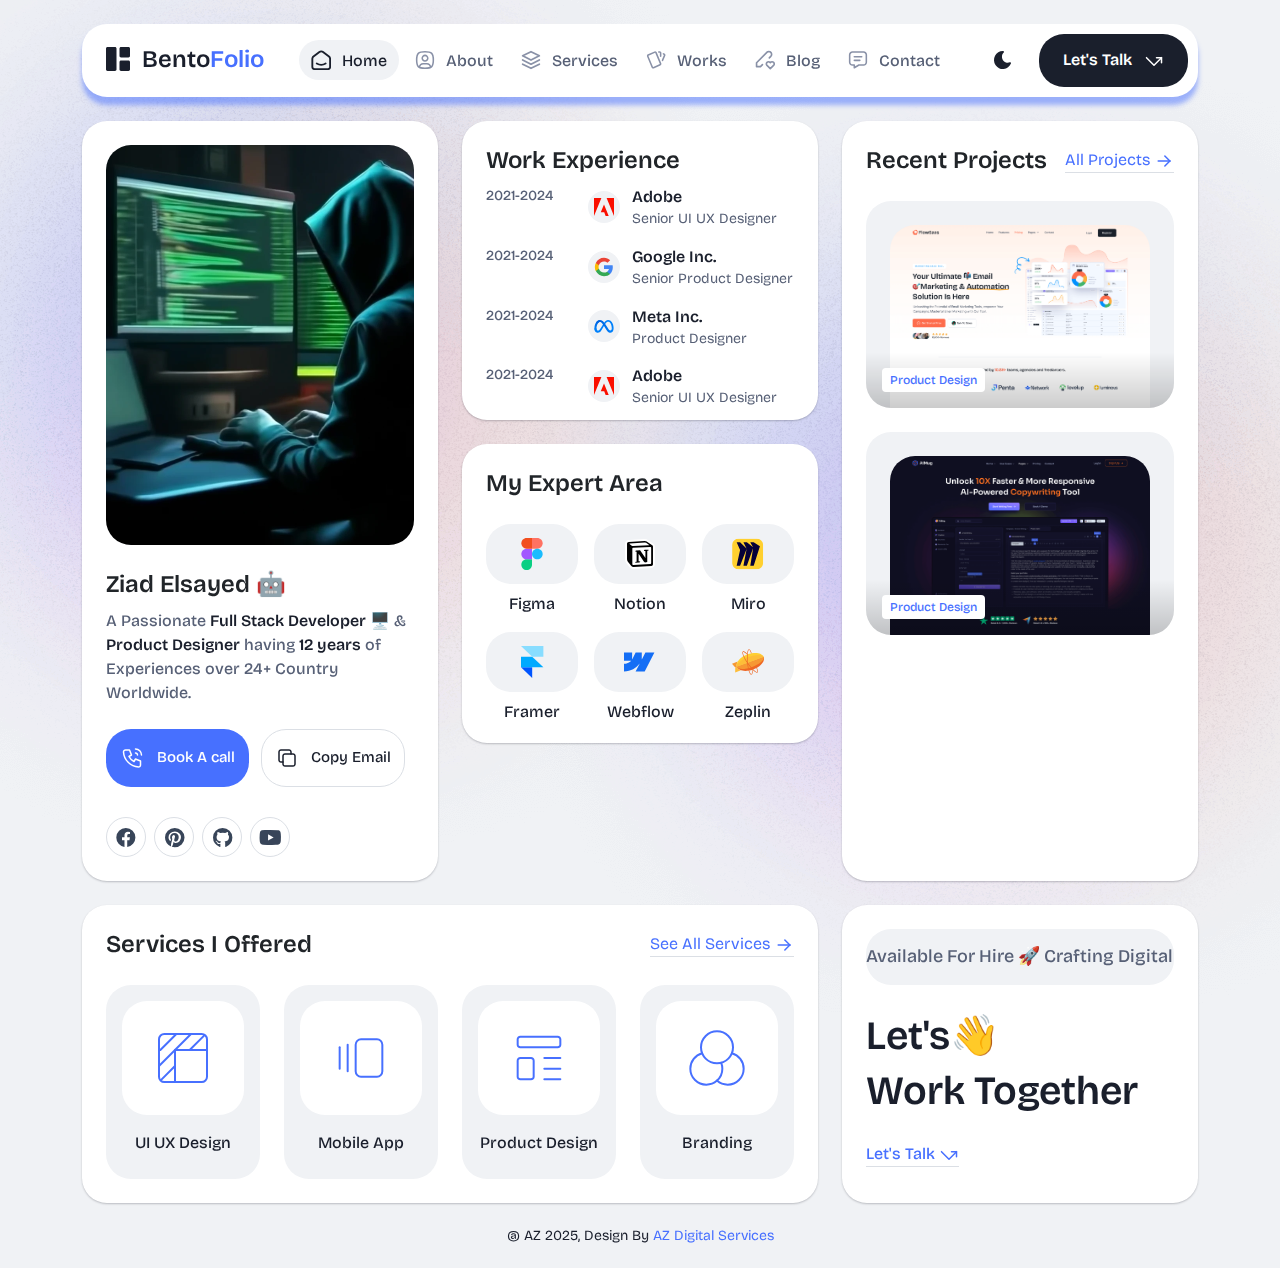
<file: index.html>
<!DOCTYPE html>
<html lang="en">


<head>
  <meta charset="UTF-8">
  <meta http-equiv="X-UA-Compatible" content="IE=edge">
  <title>Bentofolio</title>
  <meta name="description" content="Bentofolio - Bootstrap Personal Portfolio Template">
  <meta name="viewport" content="width=device-width, initial-scale=1">

  <link rel="shortcut icon" type="image/x-icon" href="assets/img/logo.ico">
  <!-- Place favicon.ico in the root directory -->

  <!-- CSS here -->
  <link rel="stylesheet" href="assets/css/bootstrap.min.css">
  <link rel="stylesheet" href="assets/fontawsome/css/all.min.css">
  <link rel="stylesheet" href="assets/fontawsome/css/fontawesome.min.css">
  <link rel="stylesheet" href="assets/css/slick.css">
  <link rel="stylesheet" href="assets/css/magnific-popup.css">
  <link rel="stylesheet" href="assets/css/style.css">
  <link rel="stylesheet" href="assets/css/responsive.css">
</head>

<body>

  <div id="page-content">
    <!-- header part start -->
    <header class="header-area">
        <nav class="navbar">
          <div class="container">
            <div class="menu-container">
              <div class="logo">
                <a class="navbar-brand me-0" href="index.html">
                  <svg width="24" height="24" viewBox="0 0 24 24" fill="none" xmlns="http://www.w3.org/2000/svg">
                    <path
                      d="M0 1.5C0 1.10218 0.158035 0.720644 0.43934 0.43934C0.720644 0.158035 1.10218 0 1.5 0L9 0C9.39782 0 9.77936 0.158035 10.0607 0.43934C10.342 0.720644 10.5 1.10218 10.5 1.5V22.5C10.5 22.8978 10.342 23.2794 10.0607 23.5607C9.77936 23.842 9.39782 24 9 24H1.5C1.10218 24 0.720644 23.842 0.43934 23.5607C0.158035 23.2794 0 22.8978 0 22.5V1.5ZM13.5 1.5C13.5 1.10218 13.658 0.720644 13.9393 0.43934C14.2206 0.158035 14.6022 0 15 0L22.5 0C22.8978 0 23.2794 0.158035 23.5607 0.43934C23.842 0.720644 24 1.10218 24 1.5V9C24 9.39782 23.842 9.77936 23.5607 10.0607C23.2794 10.342 22.8978 10.5 22.5 10.5H15C14.6022 10.5 14.2206 10.342 13.9393 10.0607C13.658 9.77936 13.5 9.39782 13.5 9V1.5ZM13.5 15C13.5 14.6022 13.658 14.2206 13.9393 13.9393C14.2206 13.658 14.6022 13.5 15 13.5H22.5C22.8978 13.5 23.2794 13.658 23.5607 13.9393C23.842 14.2206 24 14.6022 24 15V22.5C24 22.8978 23.842 23.2794 23.5607 23.5607C23.2794 23.842 22.8978 24 22.5 24H15C14.6022 24 14.2206 23.842 13.9393 23.5607C13.658 23.2794 13.5 22.8978 13.5 22.5V15Z"
                      class="logo-icon" />
                  </svg>
                  <span>Bento<span class="primary">Folio</span></span>
                </a>
              </div>
              <div class="navbar-main d-flex flex-grow-1">
                <div class="logo inner-logo d-block d-xl-none">
                  <a class="navbar-brand me-0" href="index.html">
                    <svg width="24" height="24" viewBox="0 0 24 24" fill="none" xmlns="http://www.w3.org/2000/svg">
                      <path
                        d="M0 1.5C0 1.10218 0.158035 0.720644 0.43934 0.43934C0.720644 0.158035 1.10218 0 1.5 0L9 0C9.39782 0 9.77936 0.158035 10.0607 0.43934C10.342 0.720644 10.5 1.10218 10.5 1.5V22.5C10.5 22.8978 10.342 23.2794 10.0607 23.5607C9.77936 23.842 9.39782 24 9 24H1.5C1.10218 24 0.720644 23.842 0.43934 23.5607C0.158035 23.2794 0 22.8978 0 22.5V1.5ZM13.5 1.5C13.5 1.10218 13.658 0.720644 13.9393 0.43934C14.2206 0.158035 14.6022 0 15 0L22.5 0C22.8978 0 23.2794 0.158035 23.5607 0.43934C23.842 0.720644 24 1.10218 24 1.5V9C24 9.39782 23.842 9.77936 23.5607 10.0607C23.2794 10.342 22.8978 10.5 22.5 10.5H15C14.6022 10.5 14.2206 10.342 13.9393 10.0607C13.658 9.77936 13.5 9.39782 13.5 9V1.5ZM13.5 15C13.5 14.6022 13.658 14.2206 13.9393 13.9393C14.2206 13.658 14.6022 13.5 15 13.5H22.5C22.8978 13.5 23.2794 13.658 23.5607 13.9393C23.842 14.2206 24 14.6022 24 15V22.5C24 22.8978 23.842 23.2794 23.5607 23.5607C23.2794 23.842 22.8978 24 22.5 24H15C14.6022 24 14.2206 23.842 13.9393 23.5607C13.658 23.2794 13.5 22.8978 13.5 22.5V15Z"
                        class="logo-icon" />
                    </svg>
                    <span>Bento<span class="primary">Folio</span></span>
                  </a>
                </div>
                <ul class="navbar-info mx-auto">
                  <li class="nav-item">
                    <a class="nav-link active" aria-current="page" href="index.html">
                      <svg class="nav-icon" viewBox="0 0 15 15" fill="none" xmlns="http://www.w3.org/2000/svg">
                        <path
                          d="M13.475 4.92481L9.03083 1.46814C8.64082 1.16473 8.1608 1 7.66667 1C7.17254 1 6.69251 1.16473 6.3025 1.46814L1.8575 4.92481C1.59037 5.13254 1.37424 5.39858 1.22563 5.7026C1.07701 6.00662 0.99984 6.34058 1 6.67897V12.679C1 13.121 1.17559 13.5449 1.48816 13.8575C1.80072 14.17 2.22464 14.3456 2.66667 14.3456H12.6667C13.1087 14.3456 13.5326 14.17 13.8452 13.8575C14.1577 13.5449 14.3333 13.121 14.3333 12.679V6.67897C14.3333 5.99314 14.0167 5.34564 13.475 4.92481Z"
                          stroke-width="1.4" stroke-linecap="round" stroke-linejoin="round" />
                        <path d="M10.9753 10.1665C9.13359 11.2773 6.14859 11.2773 4.30859 10.1665" stroke-width="1.4"
                          stroke-linecap="round" stroke-linejoin="round" />
                      </svg>
                      <span>Home</span>
                    </a>
                  </li>
                  <li class="nav-item">
                    <a class="nav-link" href="about.html">
                      <svg class="nav-icon" viewBox="0 0 18 18" fill="none" xmlns="http://www.w3.org/2000/svg">
                        <path
                          d="M9 9.8335C9.66304 9.8335 10.2989 9.5701 10.7678 9.10126C11.2366 8.63242 11.5 7.99654 11.5 7.3335C11.5 6.67045 11.2366 6.03457 10.7678 5.56573C10.2989 5.09689 9.66304 4.8335 9 4.8335C8.33696 4.8335 7.70107 5.09689 7.23223 5.56573C6.76339 6.03457 6.5 6.67045 6.5 7.3335C6.5 7.99654 6.76339 8.63242 7.23223 9.10126C7.70107 9.5701 8.33696 9.8335 9 9.8335Z"
                          stroke-width="1.4" stroke-linecap="round" stroke-linejoin="round" />
                        <path d="M9 1.5C15 1.5 16.5 3 16.5 9C16.5 15 15 16.5 9 16.5C3 16.5 1.5 15 1.5 9C1.5 3 3 1.5 9 1.5Z"
                          stroke-width="1.4" stroke-linecap="round" stroke-linejoin="round" />
                        <path
                          d="M4 15.7085V15.6668C4 14.7828 4.35119 13.9349 4.97631 13.3098C5.60143 12.6847 6.44928 12.3335 7.33333 12.3335H10.6667C11.5507 12.3335 12.3986 12.6847 13.0237 13.3098C13.6488 13.9349 14 14.7828 14 15.6668V15.7085"
                          stroke-width="1.4" stroke-linecap="round" stroke-linejoin="round" />
                      </svg>
                      About
                    </a>
                  </li>
                  <li class="nav-item">
                    <a class="nav-link" href="services.html">
                      <svg class="nav-icon" viewBox="0 0 16 16" fill="none" xmlns="http://www.w3.org/2000/svg">
                        <path d="M7.99967 1.3335L1.33301 4.66683L7.99967 8.00016L14.6663 4.66683L7.99967 1.3335Z"
                          stroke-width="1.4" stroke-linecap="round" stroke-linejoin="round" />
                        <path d="M1.33301 8L7.99967 11.3333L14.6663 8" stroke-width="1.4" stroke-linecap="round"
                          stroke-linejoin="round" />
                        <path d="M1.33301 11.3335L7.99967 14.6668L14.6663 11.3335" stroke-width="1.4" stroke-linecap="round"
                          stroke-linejoin="round" />
                      </svg>
                      Services
                    </a>
                  </li>
                  <li class="nav-item">
                    <a class="nav-link" href="portfolio.html">
                      <svg class="nav-icon" viewBox="0 0 18 17" fill="none" xmlns="http://www.w3.org/2000/svg">
                        <path
                          d="M2.00326 3.99733L7.95159 1.40649C8.04974 1.36442 8.15533 1.34243 8.26212 1.34181C8.3689 1.34119 8.47473 1.36196 8.57337 1.40289C8.67201 1.44382 8.76145 1.50408 8.83642 1.58013C8.9114 1.65617 8.97039 1.74646 9.00992 1.84566L13.1133 11.764C13.1985 11.9651 13.2014 12.1917 13.1213 12.3949C13.0412 12.5982 12.8845 12.7618 12.6849 12.8507L6.73742 15.4415C6.63922 15.4837 6.53356 15.5058 6.42668 15.5065C6.3198 15.5072 6.21387 15.4864 6.11514 15.4455C6.0164 15.4046 5.92688 15.3442 5.85184 15.2681C5.7768 15.192 5.71778 15.1016 5.67826 15.0023L1.57492 5.08316C1.48963 4.88204 1.48673 4.65546 1.56684 4.45222C1.64696 4.24898 1.80367 4.08616 2.00326 3.99733Z"
                          stroke-width="1.4" stroke-linecap="round" stroke-linejoin="round" />
                        <path
                          d="M11.5 1.3335H12.3333C12.5543 1.3335 12.7663 1.42129 12.9226 1.57757C13.0789 1.73385 13.1667 1.94582 13.1667 2.16683V5.0835"
                          stroke-width="1.4" stroke-linecap="round" stroke-linejoin="round" />
                        <path
                          d="M15.6663 3C15.8863 3.09333 16.0997 3.18083 16.3063 3.2625C16.5098 3.34882 16.6706 3.51241 16.7534 3.71729C16.8362 3.92217 16.8343 4.15155 16.748 4.355L14.833 8.83334"
                          stroke-width="1.4" stroke-linecap="round" stroke-linejoin="round" />
                      </svg>
                      Works
                    </a>
                  </li>
                  <li class="nav-item">
                    <a class="nav-link" href="blog.html">
                      <svg class="nav-icon" viewBox="0 0 17 16" fill="none" xmlns="http://www.w3.org/2000/svg">
                        <path
                          d="M12.1663 6.16676L13.4163 4.91676C13.6352 4.69789 13.8088 4.43805 13.9273 4.15208C14.0457 3.86612 14.1067 3.55962 14.1067 3.25009C14.1067 2.94056 14.0457 2.63406 13.9273 2.3481C13.8088 2.06213 13.6352 1.80229 13.4163 1.58342C13.1975 1.36455 12.9376 1.19094 12.6517 1.07248C12.3657 0.954033 12.0592 0.893066 11.7497 0.893066C11.4401 0.893066 11.1336 0.954033 10.8477 1.07248C10.5617 1.19094 10.3019 1.36455 10.083 1.58342L1.33301 10.3334V13.6668H4.66634L6.33301 12.0001"
                          stroke-width="1.4" stroke-linecap="round" stroke-linejoin="round" />
                        <path
                          d="M13.0004 15.3335L15.7921 12.5968C15.9633 12.4307 16.0995 12.232 16.1926 12.0124C16.2857 11.7927 16.3339 11.5567 16.3343 11.3181C16.3347 11.0796 16.2873 10.8434 16.1948 10.6235C16.1024 10.4035 15.9669 10.2044 15.7963 10.0377C15.448 9.69712 14.9806 9.50602 14.4935 9.50509C14.0065 9.50415 13.5383 9.69346 13.1888 10.0327L13.0021 10.216L12.8163 10.0327C12.4681 9.69237 12.0008 9.50143 11.5139 9.50049C11.0271 9.49956 10.5591 9.68871 10.2096 10.0277C10.0383 10.1937 9.9021 10.3924 9.80891 10.612C9.71572 10.8316 9.66746 11.0677 9.667 11.3062C9.66653 11.5447 9.71386 11.781 9.80619 12.0009C9.89853 12.2209 10.034 12.4201 10.2046 12.5868L13.0004 15.3335Z"
                          stroke-width="1.4" stroke-linecap="round" stroke-linejoin="round" />
                      </svg>
                      Blog
                    </a>
                  </li>
                  <li class="nav-item">
                    <a class="nav-link" href="contact.html">
                      <svg class="nav-icon" viewBox="0 0 18 17" fill="none" xmlns="http://www.w3.org/2000/svg">
                        <path d="M5.66699 5.5H12.3337" stroke-width="1.4" stroke-linecap="round" stroke-linejoin="round" />
                        <path d="M5.66699 8.8335H10.667" stroke-width="1.4" stroke-linecap="round"
                          stroke-linejoin="round" />
                        <path
                          d="M14 1.3335C14.663 1.3335 15.2989 1.59689 15.7678 2.06573C16.2366 2.53457 16.5 3.17045 16.5 3.8335V10.5002C16.5 11.1632 16.2366 11.7991 15.7678 12.2679C15.2989 12.7368 14.663 13.0002 14 13.0002H9.83333L5.66667 15.5002V13.0002H4C3.33696 13.0002 2.70107 12.7368 2.23223 12.2679C1.76339 11.7991 1.5 11.1632 1.5 10.5002V3.8335C1.5 3.17045 1.76339 2.53457 2.23223 2.06573C2.70107 1.59689 3.33696 1.3335 4 1.3335H14Z"
                          stroke-width="1.4" stroke-linecap="round" stroke-linejoin="round" />
                      </svg>
                      Contact
                    </a>
                  </li>
                </ul>
                <div class="header-right-info d-flex align-items-center">
                  <button class="theme-control-btn">
                    <span class="dark">
                      <svg width="24" height="24" viewBox="0 0 24 24" fill="none" xmlns="http://www.w3.org/2000/svg">
                        <path
                          d="M11.8005 3C10.207 3.0003 8.64356 3.44286 7.27683 4.28049C5.91011 5.11811 4.79139 6.31937 4.04002 7.75612C3.28865 9.19288 2.93281 10.8112 3.01046 12.4386C3.08811 14.0659 3.59633 15.6411 4.48091 16.9963C5.3655 18.3514 6.59326 19.4356 8.03324 20.1333C9.47322 20.8309 11.0714 21.1157 12.6573 20.9574C14.2432 20.7991 15.7573 20.2036 17.0381 19.2344C18.319 18.2652 19.3185 16.9587 19.9301 15.4542C20.2302 14.7162 19.5111 13.9746 18.7875 14.2752C17.5475 14.7888 16.1706 14.8418 14.8963 14.425C13.622 14.0082 12.5308 13.1479 11.8126 11.9937C11.0943 10.8396 10.7943 9.4645 10.9648 8.10764C11.1353 6.75077 11.7655 5.49792 12.7458 4.5669L12.8136 4.4949C13.2986 3.9279 12.913 3.0072 12.1464 3.0072H11.9122L11.8524 3.0018L11.7996 3H11.8005Z"
                          fill="#1A1F2C" />
                      </svg>
                      <small class="theme-text d-block d-xl-none">Change appearance</small>
                    </span>
                    <span class="light">
                      <svg width="24" height="24" viewBox="0 0 24 24" fill="none" xmlns="http://www.w3.org/2000/svg">
                        <path
                          d="M12 19C12.2449 19 12.4813 19.09 12.6644 19.2527C12.8474 19.4155 12.9643 19.6397 12.993 19.883L13 20V21C12.9997 21.2549 12.9021 21.5 12.7272 21.6854C12.5522 21.8707 12.313 21.9822 12.0586 21.9972C11.8042 22.0121 11.5536 21.9293 11.3582 21.7657C11.1627 21.6021 11.0371 21.3701 11.007 21.117L11 21V20C11 19.7348 11.1054 19.4804 11.2929 19.2929C11.4804 19.1054 11.7348 19 12 19Z"
                          fill="#FD7E41" />
                        <path
                          d="M18.3127 16.9099L18.4067 16.9929L19.1067 17.6929C19.2861 17.8729 19.3902 18.1144 19.398 18.3683C19.4057 18.6223 19.3165 18.8697 19.1485 19.0602C18.9804 19.2508 18.7462 19.3702 18.4933 19.3943C18.2403 19.4184 17.9877 19.3454 17.7867 19.1899L17.6927 19.1069L16.9927 18.4069C16.8202 18.2347 16.7165 18.0053 16.7012 17.7619C16.6859 17.5186 16.76 17.278 16.9097 17.0855C17.0593 16.893 17.2741 16.7618 17.5137 16.7166C17.7533 16.6713 18.0012 16.7152 18.2107 16.8399L18.3127 16.9099Z"
                          fill="#FD7E41" />
                        <path
                          d="M7.00747 16.993C7.17965 17.1652 7.28308 17.3943 7.29836 17.6373C7.31364 17.8803 7.23972 18.1206 7.09047 18.313L7.00747 18.407L6.30747 19.107C6.12751 19.2863 5.88604 19.3905 5.63209 19.3982C5.37814 19.406 5.13076 19.3168 4.94019 19.1487C4.74963 18.9807 4.63017 18.7464 4.60607 18.4935C4.58198 18.2406 4.65506 17.988 4.81047 17.787L4.89347 17.693L5.59347 16.993C5.781 16.8055 6.03531 16.7002 6.30047 16.7002C6.56563 16.7002 6.81994 16.8055 7.00747 16.993Z"
                          fill="#FD7E41" />
                        <path
                          d="M3.99987 11C4.25475 11.0003 4.4999 11.0979 4.68524 11.2728C4.87057 11.4478 4.9821 11.687 4.99704 11.9414C5.01198 12.1958 4.92919 12.4464 4.7656 12.6418C4.60201 12.8373 4.36996 12.9629 4.11687 12.993L3.99987 13H2.99987C2.74499 12.9997 2.49984 12.9021 2.3145 12.7272C2.12916 12.5522 2.01763 12.313 2.0027 12.0586C1.98776 11.8042 2.07054 11.5536 2.23413 11.3582C2.39772 11.1627 2.62977 11.0371 2.88287 11.007L2.99987 11H3.99987Z"
                          fill="#FD7E41" />
                        <path
                          d="M20.9999 11C21.2547 11.0003 21.4999 11.0979 21.6852 11.2728C21.8706 11.4478 21.9821 11.687 21.997 11.9414C22.012 12.1958 21.9292 12.4464 21.7656 12.6418C21.602 12.8373 21.37 12.9629 21.1169 12.993L20.9999 13H19.9999C19.745 12.9997 19.4998 12.9021 19.3145 12.7272C19.1292 12.5522 19.0176 12.313 19.0027 12.0586C18.9878 11.8042 19.0705 11.5536 19.2341 11.3582C19.3977 11.1627 19.6298 11.0371 19.8829 11.007L19.9999 11H20.9999Z"
                          fill="#FD7E41" />
                        <path
                          d="M6.21264 4.80985L6.30664 4.89285L7.00664 5.59285C7.18599 5.77281 7.29011 6.01429 7.29787 6.26824C7.30562 6.52219 7.21642 6.76957 7.04839 6.96013C6.88036 7.1507 6.64609 7.27016 6.39316 7.29425C6.14024 7.31834 5.88763 7.24526 5.68664 7.08985L5.59264 7.00685L4.89264 6.30685C4.72073 6.13453 4.61757 5.90543 4.6025 5.66248C4.58744 5.41954 4.6615 5.17945 4.8108 4.98721C4.9601 4.79497 5.1744 4.66378 5.41351 4.61824C5.65262 4.57271 5.90013 4.61594 6.10964 4.73985L6.21264 4.80985Z"
                          fill="#FD7E41" />
                        <path
                          d="M19.1071 4.89288C19.2793 5.06508 19.3827 5.29418 19.398 5.5372C19.4132 5.78023 19.3393 6.02048 19.1901 6.21288L19.1071 6.30688L18.4071 7.00688C18.2271 7.18623 17.9856 7.29036 17.7317 7.29811C17.4777 7.30587 17.2304 7.21667 17.0398 7.04864C16.8492 6.8806 16.7298 6.64633 16.7057 6.39341C16.6816 6.14049 16.7547 5.88788 16.9101 5.68688L16.9931 5.59288L17.6931 4.89288C17.8806 4.70541 18.1349 4.6001 18.4001 4.6001C18.6652 4.6001 18.9196 4.70541 19.1071 4.89288Z"
                          fill="#FD7E41" />
                        <path
                          d="M12 2C12.2449 2.00003 12.4813 2.08996 12.6644 2.25272C12.8474 2.41547 12.9643 2.63975 12.993 2.883L13 3V4C12.9997 4.25488 12.9021 4.50003 12.7272 4.68537C12.5522 4.8707 12.313 4.98223 12.0586 4.99717C11.8042 5.01211 11.5536 4.92933 11.3582 4.76573C11.1627 4.60214 11.0371 4.3701 11.007 4.117L11 4V3C11 2.73478 11.1054 2.48043 11.2929 2.29289C11.4804 2.10536 11.7348 2 12 2Z"
                          fill="#FD7E41" />
                        <path
                          d="M12 7C12.9797 6.99994 13.9378 7.28769 14.7553 7.8275C15.5729 8.36731 16.2138 9.1354 16.5986 10.0364C16.9833 10.9373 17.0949 11.9315 16.9195 12.8953C16.7441 13.8592 16.2893 14.7502 15.6118 15.4579C14.9343 16.1655 14.0638 16.6585 13.1085 16.8756C12.1532 17.0928 11.1552 17.0245 10.2383 16.6793C9.3215 16.334 8.52629 15.7271 7.95146 14.9338C7.37663 14.1405 7.04752 13.1958 7.005 12.217L7 12L7.005 11.783C7.06092 10.4958 7.61161 9.27978 8.54222 8.38866C9.47284 7.49754 10.7115 7.00007 12 7Z"
                          fill="#FD7E41" />
                      </svg>
                      <small class="theme-text d-block d-xl-none">Change appearance</small>
                    </span>
                  </button>
                  <a href="contact.html" class="lets-talk-btn">
                    Let's Talk
                    <svg class="icon" width="20" height="20" viewBox="0 0 20 20" fill="none"
                      xmlns="http://www.w3.org/2000/svg">
                      <path d="M17.5 11.6665V6.6665H12.5" stroke="white" stroke-width="1.5" stroke-linecap="round"
                        stroke-linejoin="round" />
                      <path d="M17.5 6.6665L10 14.1665L2.5 6.6665" stroke="white" stroke-width="1.5" stroke-linecap="round"
                        stroke-linejoin="round" />
                    </svg>
                  </a>
                </div>
              </div>
              <div class="mobile-menu-overlay d-block d-lg-none"></div>
              <div class="mobile-menu-control-bar d-block d-xl-none">
                <button class="mobile-menu-control-bar">
                  <i class="fas fa-bars"></i>
                </button>
              </div>
            </div>
          </div>
        </nav>
    </header>
    <!-- header part end -->
  
    <!-- main area part start -->
    <main>
      <section class="home-area">
        <div class="container">
          <div class="row g-4">
            <div class="col-xl-4">
              <div class="card profile-card">
                <div class="card-body">
                  <div class="image text-center">
                    <img src="assets/img/images/profile.png" alt="profile">
                  </div>
                  <div class="text">
                    <h3 class="card-title">Ziad Elsayed 🤖</h3>
                    <p>A Passionate <span>Full Stack Developer</span> 🖥️ & <span>Product Designer</span> having <span>12
                        years</span> of Experiences over 24+
                      Country Worldwide.</p>
                    <div class="common-button-groups">
                      <a class="btn btn-call" href="#">
                        <svg class="icon" width="25" height="24" viewBox="0 0 25 24" fill="none"
                          xmlns="http://www.w3.org/2000/svg">
                          <path
                            d="M5.5 4H9.5L11.5 9L9 10.5C10.071 12.6715 11.8285 14.429 14 15.5L15.5 13L20.5 15V19C20.5 19.5304 20.2893 20.0391 19.9142 20.4142C19.5391 20.7893 19.0304 21 18.5 21C14.5993 20.763 10.9202 19.1065 8.15683 16.3432C5.3935 13.5798 3.73705 9.90074 3.5 6C3.5 5.46957 3.71071 4.96086 4.08579 4.58579C4.46086 4.21071 4.96957 4 5.5 4Z"
                            stroke="white" stroke-width="1.5" stroke-linecap="round" stroke-linejoin="round" />
                          <path d="M15.5 7C16.0304 7 16.5391 7.21071 16.9142 7.58579C17.2893 7.96086 17.5 8.46957 17.5 9"
                            stroke="white" stroke-width="1.5" stroke-linecap="round" stroke-linejoin="round" />
                          <path d="M15.5 3C17.0913 3 18.6174 3.63214 19.7426 4.75736C20.8679 5.88258 21.5 7.4087 21.5 9"
                            stroke="white" stroke-width="1.5" stroke-linecap="round" stroke-linejoin="round" />
                        </svg>
                        Book A call
                      </a>
                      <button class="btn btn-copy" data-clipboard-text="example@example.com">
                        <svg class="icon" width="24" height="24" viewBox="0 0 24 24" fill="none"
                          xmlns="http://www.w3.org/2000/svg">
                          <path
                            d="M8 10C8 9.46957 8.21071 8.96086 8.58579 8.58579C8.96086 8.21071 9.46957 8 10 8H18C18.5304 8 19.0391 8.21071 19.4142 8.58579C19.7893 8.96086 20 9.46957 20 10V18C20 18.5304 19.7893 19.0391 19.4142 19.4142C19.0391 19.7893 18.5304 20 18 20H10C9.46957 20 8.96086 19.7893 8.58579 19.4142C8.21071 19.0391 8 18.5304 8 18V10Z"
                            stroke-width="1.5" stroke-linecap="round" stroke-linejoin="round" />
                          <path
                            d="M16 8V6C16 5.46957 15.7893 4.96086 15.4142 4.58579C15.0391 4.21071 14.5304 4 14 4H6C5.46957 4 4.96086 4.21071 4.58579 4.58579C4.21071 4.96086 4 5.46957 4 6V14C4 14.5304 4.21071 15.0391 4.58579 15.4142C4.96086 15.7893 5.46957 16 6 16H8"
                            stroke-width="1.5" stroke-linecap="round" stroke-linejoin="round" />
                        </svg>
                        Copy Email
                      </button>
                    </div>
                    <div class="social-media-icon">
                      <ul class="list-unstyled">
                        <li><a href="#"><i class="fab fa-facebook"></i></a></li>
                        <li><a href="#"><i class="fab fa-pinterest"></i></a></li>
                        <li><a href="#"><i class="fab fa-github"></i></a></li>
                        <li><a href="#"><i class="fab fa-youtube"></i></a></li>
                      </ul>
                    </div>
                  </div>
                </div>
              </div>
            </div>
            <div class="col-xl-4">
              <div class="row g-4">
                <div class="col-lg-12">
                  <div class="card">
                    <div class="card-body work-experiance-card">
                      <h3 class="card-title">Work Experience</h3>
                      <div class="work-experiance-main">
                        <ul class="work-experiance-slider list-unstyled">
                          <li>
                            <div class="date">
                              <p>2021-2024</p>
                            </div>
                            <div class="info">
                              <div class="icon">
                                <img src="assets/img/icons/adobe.svg" alt="adobe">
                              </div>
                              <div class="text">
                                <h4 class="title">Adobe</h4>
                                <h6 class="subtitle">Senior UI UX Designer</h6>
                              </div>
                            </div>
                          </li>
                          <li>
                            <div class="date">
                              <p>2021-2024</p>
                            </div>
                            <div class="info">
                              <div class="icon">
                                <img src="assets/img/icons/google.svg" alt="google">
                              </div>
                              <div class="text">
                                <h4 class="title">Google Inc.
                                </h4>
                                <h6 class="subtitle">Senior Product Designer
  
                                </h6>
                              </div>
                            </div>
                          </li>
                          <li>
                            <div class="date">
                              <p>2021-2024</p>
                            </div>
                            <div class="info">
                              <div class="icon">
                                <img src="assets/img/icons/meta.svg" alt="meta">
                              </div>
                              <div class="text">
                                <h4 class="title">Meta Inc.
                                </h4>
                                <h6 class="subtitle">Product Designer
                                </h6>
                              </div>
                            </div>
                          </li>
                          <li>
                            <div class="date">
                              <p>2021-2024</p>
                            </div>
                            <div class="info">
                              <div class="icon">
                                <img src="assets/img/icons/adobe.svg" alt="adobe">
                              </div>
                              <div class="text">
                                <h4 class="title">Adobe</h4>
                                <h6 class="subtitle">Senior UI UX Designer</h6>
                              </div>
                            </div>
                          </li>
                        </ul>
                        <ul class="work-experiance-slider list-unstyled">
                          <li>
                            <div class="date">
                              <p>2021-2024</p>
                            </div>
                            <div class="info">
                              <div class="icon">
                                <img src="assets/img/icons/adobe.svg" alt="adobe">
                              </div>
                              <div class="text">
                                <h4 class="title">Adobe</h4>
                                <h6 class="subtitle">Senior UI UX Designer</h6>
                              </div>
                            </div>
                          </li>
                          <li>
                            <div class="date">
                              <p>2021-2024</p>
                            </div>
                            <div class="info">
                              <div class="icon">
                                <img src="assets/img/icons/google.svg" alt="google">
                              </div>
                              <div class="text">
                                <h4 class="title">Google Inc.
                                </h4>
                                <h6 class="subtitle">Senior Product Designer
  
                                </h6>
                              </div>
                            </div>
                          </li>
                          <li>
                            <div class="date">
                              <p>2021-2024</p>
                            </div>
                            <div class="info">
                              <div class="icon">
                                <img src="assets/img/icons/meta.svg" alt="meta">
                              </div>
                              <div class="text">
                                <h4 class="title">Meta Inc.
                                </h4>
                                <h6 class="subtitle">Product Designer
                                </h6>
                              </div>
                            </div>
                          </li>
                          <li>
                            <div class="date">
                              <p>2021-2024</p>
                            </div>
                            <div class="info">
                              <div class="icon">
                                <img src="assets/img/icons/adobe.svg" alt="adobe">
                              </div>
                              <div class="text">
                                <h4 class="title">Adobe</h4>
                                <h6 class="subtitle">Senior UI UX Designer</h6>
                              </div>
                            </div>
                          </li>
                        </ul>
                      </div>
                    </div>
                  </div>
                </div>
                <div class="col-lg-12">
                  <div class="card expertise-card">
                    <div class="card-body">
                      <h3 class="card-title">My Expert Area
                      </h3>
                      <div class="expertise-main mt-24">
                        <div class="row g-3">
                          <div class="col-xl-4 col-md-4 col-sm-6 col-6">
                            <div class="expertise-item">
                              <div class="image text-center">
                                <img src="assets/img/icons/figma.svg" alt="figma">
                              </div>
                              <div class="text">
                                <h4 class="title">Figma</h4>
                              </div>
                            </div>
                          </div>
                          <div class="col-xl-4 col-md-4 col-sm-6 col-6">
                            <div class="expertise-item">
                              <div class="image text-center">
                                <img src="assets/img/icons/notion.svg" alt="notion">
                              </div>
                              <div class="text">
                                <h4 class="title">Notion</h4>
                              </div>
                            </div>
                          </div>
                          <div class="col-xl-4 col-md-4 col-sm-6 col-6">
                            <div class="expertise-item">
                              <div class="image text-center">
                                <img src="assets/img/icons/mico.svg" alt="micro">
                              </div>
                              <div class="text">
                                <h4 class="title">Miro</h4>
                              </div>
                            </div>
                          </div>
                          <div class="col-xl-4 col-md-4 col-sm-6 col-6">
                            <div class="expertise-item">
                              <div class="image text-center">
                                <img src="assets/img/icons/framer.svg" alt="framer">
                              </div>
                              <div class="text">
                                <h4 class="title">Framer</h4>
                              </div>
                            </div>
                          </div>
                          <div class="col-xl-4 col-md-4 col-sm-6 col-6">
                            <div class="expertise-item">
                              <div class="image text-center">
                                <img src="assets/img/icons/webflow.svg" alt="webflow">
                              </div>
                              <div class="text">
                                <h4 class="title">Webflow</h4>
                              </div>
                            </div>
                          </div>
                          <div class="col-xl-4 col-md-4 col-sm-6 col-6">
                            <div class="expertise-item">
                              <div class="image text-center">
                                <img src="assets/img/icons/zeplin.svg" alt="zeplin">
                              </div>
                              <div class="text">
                                <h4 class="title">Zeplin</h4>
                              </div>
                            </div>
                          </div>
                        </div>
                      </div>
                    </div>
                  </div>
                </div>
              </div>
            </div>
            <div class="col-xl-4">
              <div class="card card-projects">
                <div class="card-body">
  
                  <h3 class="card-title">Recent Projects <a class="link-btn" href="portfolio.html">All Projects
                      <svg class="icon" width="20" height="20" viewBox="0 0 20 20" fill="none"
                        xmlns="http://www.w3.org/2000/svg">
                        <path d="M4.16699 10H15.8337" stroke="#4770FF" stroke-width="1.5" stroke-linecap="round"
                          stroke-linejoin="round" />
                        <path d="M10.833 15L15.833 10" stroke="#4770FF" stroke-width="1.5" stroke-linecap="round"
                          stroke-linejoin="round" />
                        <path d="M10.833 5L15.833 10" stroke="#4770FF" stroke-width="1.5" stroke-linecap="round"
                          stroke-linejoin="round" />
                      </svg>
  
                    </a></h3>
                  <div class="projects-main mt-24">
                    <div class="row g-4 parent-container">
                      <div class="col-lg-12">
                        <div class="project-item">
                          <div class="image">
                            <img src="assets/img/projects/project-1.png" alt="project-1" class="img-fluid w-100">
                            <a href="assets/img/projects/project-1.png"
                              class="gallery-popup full-image-preview parent-container">
                              <svg class="icon" xmlns="http://www.w3.org/2000/svg" viewBox="0 0 20 20" fill="none"
                                stroke="currentColor" stroke-linecap="round" stroke-linejoin="round" stroke-width="1.5">
                                <path d="M10 4.167v11.666M4.167 10h11.666"></path>
                              </svg>
                            </a>
                            <div class="info">
                              <span class="category">Product Design</span>
                            </div>
                          </div>
                        </div>
                      </div>
                      <div class="col-lg-12">
                        <div class="project-item">
                          <div class="image">
                            <img src="assets/img/projects/project-2.png" alt="project-2" class="img-fluid w-100">
                            <a href="assets/img/projects/project-2.png"
                              class="gallery-popup full-image-preview parent-container">
                              <svg class="icon" xmlns="http://www.w3.org/2000/svg" viewBox="0 0 20 20" fill="none"
                                stroke="currentColor" stroke-linecap="round" stroke-linejoin="round" stroke-width="1.5">
                                <path d="M10 4.167v11.666M4.167 10h11.666"></path>
                              </svg>
                            </a>
                            <div class="info">
                              <span class="category">Product Design</span>
                            </div>
                          </div>
                        </div>
                      </div>
                    </div>
                  </div>
                </div>
              </div>
            </div>
          </div>
          <div class="services-area mt-24">
            <div class="row g-4">
              <div class="col-xl-8">
                <div class="card services-card">
                  <div class="card-body">
                    <h3 class="card-title">Services I Offered
                      <a class="link-btn" href="services.html"> See All Services
                        <svg class="icon" width="20" height="20" viewBox="0 0 20 20" fill="none"
                          xmlns="http://www.w3.org/2000/svg">
                          <path d="M4.16699 10H15.8337" stroke="#4770FF" stroke-width="1.5" stroke-linecap="round"
                            stroke-linejoin="round" />
                          <path d="M10.833 15L15.833 10" stroke="#4770FF" stroke-width="1.5" stroke-linecap="round"
                            stroke-linejoin="round" />
                          <path d="M10.833 5L15.833 10" stroke="#4770FF" stroke-width="1.5" stroke-linecap="round"
                            stroke-linejoin="round" />
                        </svg>
  
                      </a></h3>
                    <div class="services-main mt-24">
                      <div class="row g-4">
                        <div class="col-md-3 col-sm-6 col-6">
                          <div class="services-item text-center">
                            <div class="image">
                              <img src="assets/img/icons/ui-ux.svg" alt="ui-ux">
                            </div>
                            <div class="text">
                              <h3 class="title">UI UX Design</h3>
                            </div>
                          </div>
                        </div>
                        <div class="col-md-3 col-sm-6 col-6">
                          <div class="services-item text-center">
                            <div class="image">
                              <img src="assets/img/icons/app.svg" alt="app">
                            </div>
                            <div class="text">
                              <h3 class="title">Mobile App</h3>
                            </div>
                          </div>
                        </div>
                        <div class="col-md-3 col-sm-6 col-6">
                          <div class="services-item text-center">
                            <div class="image">
                              <img src="assets/img/icons/prd-design.svg" alt="prd-design">
                            </div>
                            <div class="text">
                              <h3 class="title">Product Design</h3>
                            </div>
                          </div>
                        </div>
                        <div class="col-md-3 col-sm-6 col-6">
                          <div class="services-item text-center">
                            <div class="image">
                              <img src="assets/img/icons/branding.svg" alt="branding">
                            </div>
                            <div class="text">
                              <h3 class="title">Branding</h3>
                            </div>
                          </div>
                        </div>
                      </div>
                    </div>
                  </div>
                </div>
              </div>
              <div class="col-xl-4">
                <div class="card lets-talk-together-card">
                  <div class="card-body">
                    <div class="scrolling-info">
                      <div class="slider-item">
                        <p>
                          Available For Hire 🚀 Crafting Digital Experiences 🎨 Available For Hire 🚀 Crafting Digital
                          Experiences 🎨
                        </p>
                      </div>
                    </div>
                    <h3 class="card-title">Let's👋
                      <span class="d-block">Work Together</span>
                    </h3>
                    <a class="link-btn" href="contact.html"> Let's Talk
                      <svg class="icon" width="20" height="20" viewBox="0 0 20 20" fill="none"
                        xmlns="http://www.w3.org/2000/svg">
                        <path d="M17.5 11.6665V6.6665H12.5" stroke-width="1.5" stroke-linecap="round"
                          stroke-linejoin="round" />
                        <path d="M17.5 6.6665L10 14.1665L2.5 6.6665" stroke-width="1.5" stroke-linecap="round"
                          stroke-linejoin="round" />
                      </svg>
                    </a>
                  </div>
                </div>
              </div>
            </div>
          </div>
        </div>
      </section>
      <!-- background shape area start -->
      <div class="background-shapes">
        <div class="shape-1 common-shape">
          <img src="assets/img/bg/banner-shape-1.png" alt="banner-shape-1">
        </div>
        <div class="shape-2 common-shape">
          <img src="assets/img/bg/banner-shape-1.png" alt="banner-shape-1">
        </div>
        <div class="threed-shape-1 move-with-cursor" data-value="1">
          <img src="assets/img/bg/object-3d-1.png" alt="object-3d-1">
        </div>
        <div class="threed-shape-2 move-with-cursor" data-value="1">
          <img src="assets/img/bg/object-3d-2.png" alt="object-3d-2">
        </div>
      </div>
      <!-- background shape area end -->
    </main>
    <!-- main area part end -->
  
    <!-- footer part start -->
    <footer class="footer-area">
      <div class="container">
        <div class="text text-center">
          <p>@ AZ 2025, Design By <a href="https://az-digital-services.com">AZ Digital Services</a></p>
        </div>
      </div>
    </footer>
    <!-- footer part end -->
  </div>

  <!-- JS here -->
  <script src="assets/js/vendor/jquery-3.6.0.min.js"></script>
  <script src="assets/js/bootstrap.bundle.min.js"></script>
  <script src="assets/js/jquery.magnific-popup.min.js"></script>
  <script src="assets/js/ajax-form.js"></script>
  <script src="assets/js/clipboard.min.js"></script>
  <script src="assets/js/slick.min.js"></script>
  <script src="assets/js/script.js"></script>
</body>


</html>
</file>
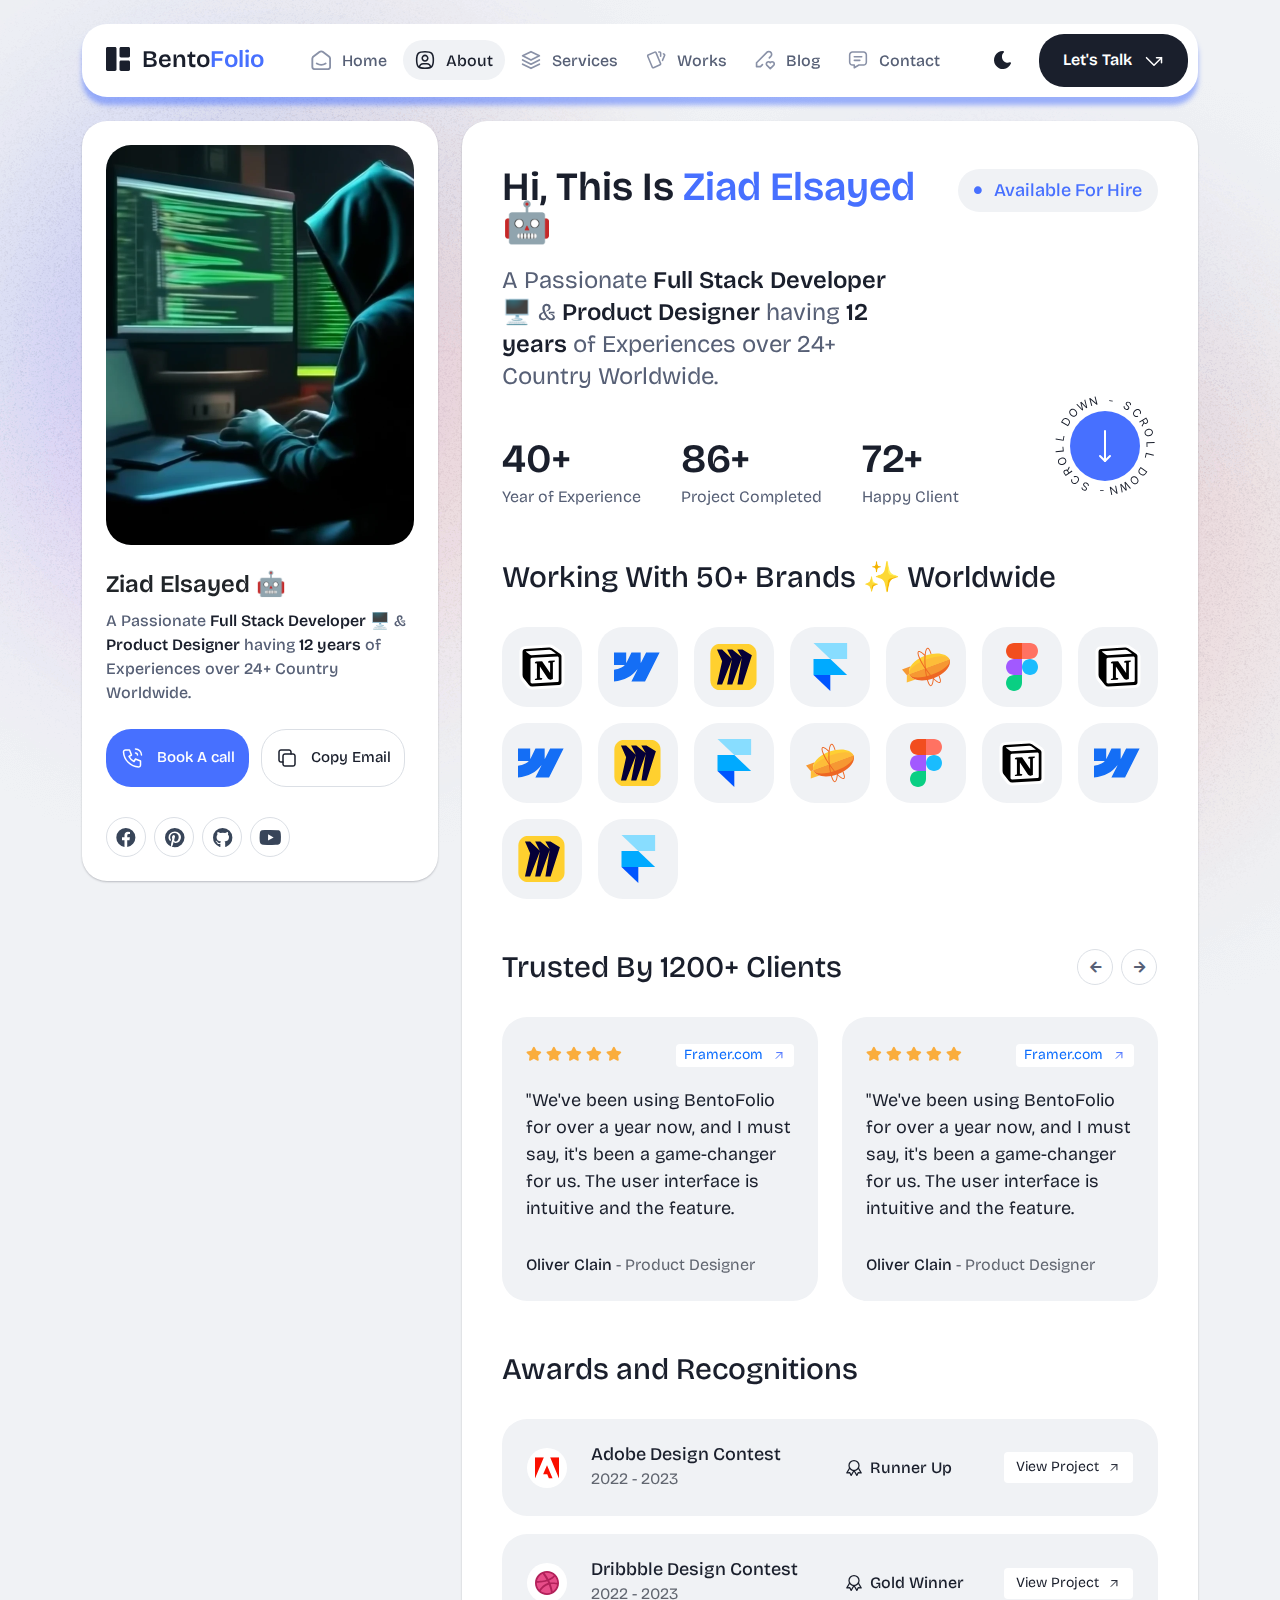
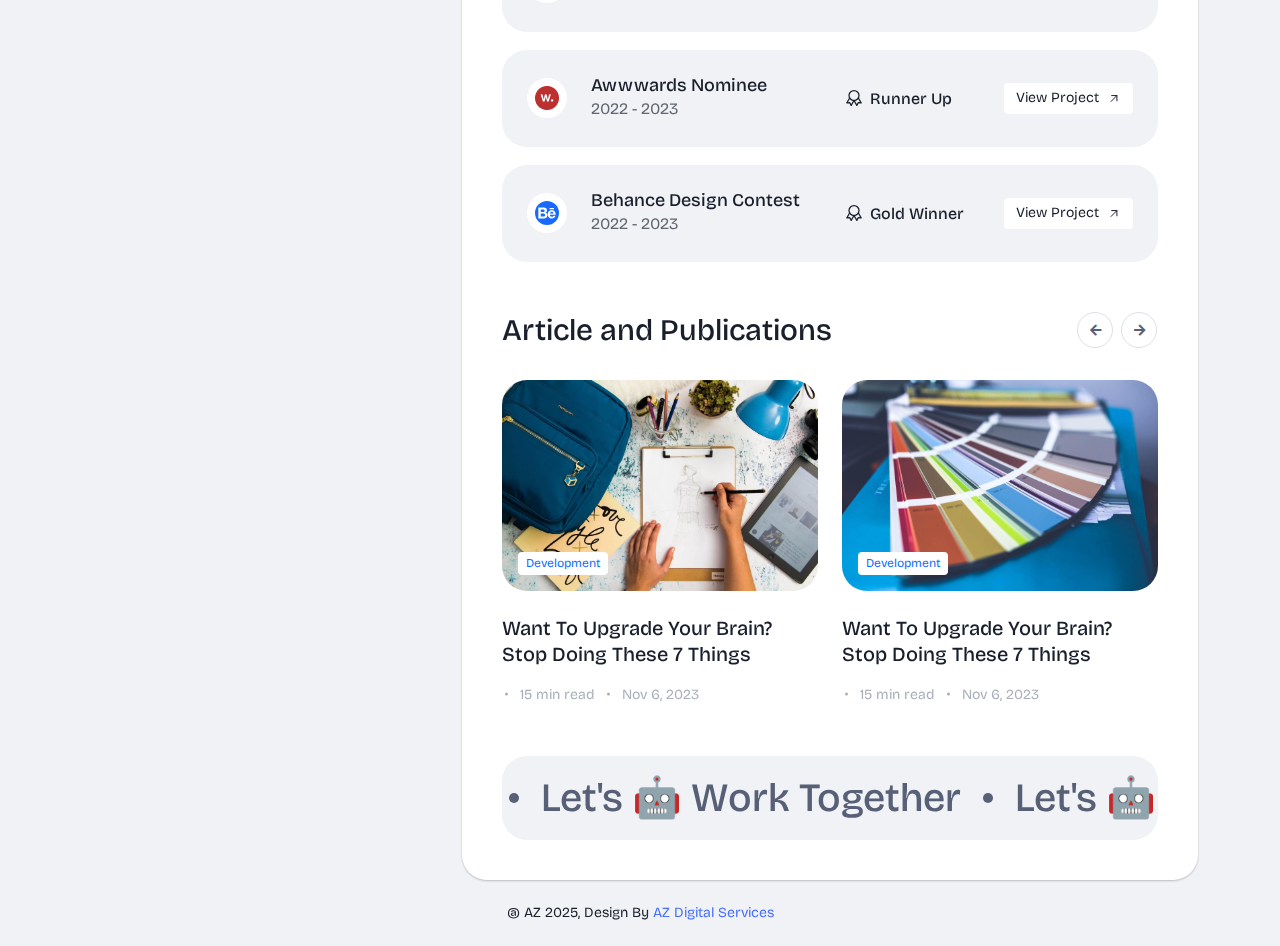
<file: about.html>
<!DOCTYPE html>
<html lang="en">


<!-- Mirrored from marveltheme.com/tf/html/bentofolio-html/about.html by HTTrack Website Copier/3.x [XR&CO'2014], Sat, 22 Feb 2025 16:22:51 GMT -->
<head>
  <meta charset="UTF-8">
  <meta http-equiv="X-UA-Compatible" content="IE=edge">
  <title>Bentofolio</title>
  <meta name="description" content="Bentofolio - Bootstrap Personal Portfolio Template">
  <meta name="viewport" content="width=device-width, initial-scale=1">

  <link rel="shortcut icon" type="image/x-icon" href="assets/img/logo.ico">
  <!-- Place favicon.ico in the root directory -->

  <!-- CSS here -->
  <link rel="stylesheet" href="assets/css/bootstrap.min.css">
  <link rel="stylesheet" href="assets/fontawsome/css/all.min.css">
  <link rel="stylesheet" href="assets/fontawsome/css/fontawesome.min.css">
  <link rel="stylesheet" href="assets/css/slick.css">
  <link rel="stylesheet" href="assets/css/magnific-popup.css">
  <link rel="stylesheet" href="assets/css/style.css">
  <link rel="stylesheet" href="assets/css/responsive.css">
</head>

<body>
  <div id="page-content">
    <!-- header part start -->
    <header class="header-area">
      <nav class="navbar">
        <div class="container">
          <div class="menu-container">
            <div class="logo">
              <a class="navbar-brand me-0" href="index.html">
                <svg width="24" height="24" viewBox="0 0 24 24" fill="none" xmlns="http://www.w3.org/2000/svg">
                  <path
                    d="M0 1.5C0 1.10218 0.158035 0.720644 0.43934 0.43934C0.720644 0.158035 1.10218 0 1.5 0L9 0C9.39782 0 9.77936 0.158035 10.0607 0.43934C10.342 0.720644 10.5 1.10218 10.5 1.5V22.5C10.5 22.8978 10.342 23.2794 10.0607 23.5607C9.77936 23.842 9.39782 24 9 24H1.5C1.10218 24 0.720644 23.842 0.43934 23.5607C0.158035 23.2794 0 22.8978 0 22.5V1.5ZM13.5 1.5C13.5 1.10218 13.658 0.720644 13.9393 0.43934C14.2206 0.158035 14.6022 0 15 0L22.5 0C22.8978 0 23.2794 0.158035 23.5607 0.43934C23.842 0.720644 24 1.10218 24 1.5V9C24 9.39782 23.842 9.77936 23.5607 10.0607C23.2794 10.342 22.8978 10.5 22.5 10.5H15C14.6022 10.5 14.2206 10.342 13.9393 10.0607C13.658 9.77936 13.5 9.39782 13.5 9V1.5ZM13.5 15C13.5 14.6022 13.658 14.2206 13.9393 13.9393C14.2206 13.658 14.6022 13.5 15 13.5H22.5C22.8978 13.5 23.2794 13.658 23.5607 13.9393C23.842 14.2206 24 14.6022 24 15V22.5C24 22.8978 23.842 23.2794 23.5607 23.5607C23.2794 23.842 22.8978 24 22.5 24H15C14.6022 24 14.2206 23.842 13.9393 23.5607C13.658 23.2794 13.5 22.8978 13.5 22.5V15Z"
                    class="logo-icon" />
                </svg>
                <span>Bento<span class="primary">Folio</span></span>
              </a>
            </div>
            <div class="navbar-main d-flex flex-grow-1">
              <div class="logo inner-logo d-block d-xl-none">
                <a class="navbar-brand me-0" href="index.html">
                  <svg width="24" height="24" viewBox="0 0 24 24" fill="none" xmlns="http://www.w3.org/2000/svg">
                    <path
                      d="M0 1.5C0 1.10218 0.158035 0.720644 0.43934 0.43934C0.720644 0.158035 1.10218 0 1.5 0L9 0C9.39782 0 9.77936 0.158035 10.0607 0.43934C10.342 0.720644 10.5 1.10218 10.5 1.5V22.5C10.5 22.8978 10.342 23.2794 10.0607 23.5607C9.77936 23.842 9.39782 24 9 24H1.5C1.10218 24 0.720644 23.842 0.43934 23.5607C0.158035 23.2794 0 22.8978 0 22.5V1.5ZM13.5 1.5C13.5 1.10218 13.658 0.720644 13.9393 0.43934C14.2206 0.158035 14.6022 0 15 0L22.5 0C22.8978 0 23.2794 0.158035 23.5607 0.43934C23.842 0.720644 24 1.10218 24 1.5V9C24 9.39782 23.842 9.77936 23.5607 10.0607C23.2794 10.342 22.8978 10.5 22.5 10.5H15C14.6022 10.5 14.2206 10.342 13.9393 10.0607C13.658 9.77936 13.5 9.39782 13.5 9V1.5ZM13.5 15C13.5 14.6022 13.658 14.2206 13.9393 13.9393C14.2206 13.658 14.6022 13.5 15 13.5H22.5C22.8978 13.5 23.2794 13.658 23.5607 13.9393C23.842 14.2206 24 14.6022 24 15V22.5C24 22.8978 23.842 23.2794 23.5607 23.5607C23.2794 23.842 22.8978 24 22.5 24H15C14.6022 24 14.2206 23.842 13.9393 23.5607C13.658 23.2794 13.5 22.8978 13.5 22.5V15Z"
                      class="logo-icon" />
                  </svg>
                  <span>Bento<span class="primary">Folio</span></span>
                </a>
              </div>
              <ul class="navbar-info mx-auto">
                <li class="nav-item">
                  <a class="nav-link" aria-current="page" href="index.html">
                    <svg class="nav-icon" viewBox="0 0 15 15" fill="none" xmlns="http://www.w3.org/2000/svg">
                      <path
                        d="M13.475 4.92481L9.03083 1.46814C8.64082 1.16473 8.1608 1 7.66667 1C7.17254 1 6.69251 1.16473 6.3025 1.46814L1.8575 4.92481C1.59037 5.13254 1.37424 5.39858 1.22563 5.7026C1.07701 6.00662 0.99984 6.34058 1 6.67897V12.679C1 13.121 1.17559 13.5449 1.48816 13.8575C1.80072 14.17 2.22464 14.3456 2.66667 14.3456H12.6667C13.1087 14.3456 13.5326 14.17 13.8452 13.8575C14.1577 13.5449 14.3333 13.121 14.3333 12.679V6.67897C14.3333 5.99314 14.0167 5.34564 13.475 4.92481Z"
                        stroke-width="1.4" stroke-linecap="round" stroke-linejoin="round" />
                      <path d="M10.9753 10.1665C9.13359 11.2773 6.14859 11.2773 4.30859 10.1665" stroke-width="1.4"
                        stroke-linecap="round" stroke-linejoin="round" />
                    </svg>

                    <span>Home</span>
                  </a>
                </li>
                <li class="nav-item">
                  <a class="nav-link active" href="about.html">
                    <svg class="nav-icon" viewBox="0 0 18 18" fill="none" xmlns="http://www.w3.org/2000/svg">
                      <path
                        d="M9 9.8335C9.66304 9.8335 10.2989 9.5701 10.7678 9.10126C11.2366 8.63242 11.5 7.99654 11.5 7.3335C11.5 6.67045 11.2366 6.03457 10.7678 5.56573C10.2989 5.09689 9.66304 4.8335 9 4.8335C8.33696 4.8335 7.70107 5.09689 7.23223 5.56573C6.76339 6.03457 6.5 6.67045 6.5 7.3335C6.5 7.99654 6.76339 8.63242 7.23223 9.10126C7.70107 9.5701 8.33696 9.8335 9 9.8335Z"
                        stroke-width="1.4" stroke-linecap="round" stroke-linejoin="round" />
                      <path
                        d="M9 1.5C15 1.5 16.5 3 16.5 9C16.5 15 15 16.5 9 16.5C3 16.5 1.5 15 1.5 9C1.5 3 3 1.5 9 1.5Z"
                        stroke-width="1.4" stroke-linecap="round" stroke-linejoin="round" />
                      <path
                        d="M4 15.7085V15.6668C4 14.7828 4.35119 13.9349 4.97631 13.3098C5.60143 12.6847 6.44928 12.3335 7.33333 12.3335H10.6667C11.5507 12.3335 12.3986 12.6847 13.0237 13.3098C13.6488 13.9349 14 14.7828 14 15.6668V15.7085"
                        stroke-width="1.4" stroke-linecap="round" stroke-linejoin="round" />
                    </svg>
                    About
                  </a>
                </li>
                <li class="nav-item">
                  <a class="nav-link" href="services.html">
                    <svg class="nav-icon" viewBox="0 0 16 16" fill="none" xmlns="http://www.w3.org/2000/svg">
                      <path d="M7.99967 1.3335L1.33301 4.66683L7.99967 8.00016L14.6663 4.66683L7.99967 1.3335Z"
                        stroke-width="1.4" stroke-linecap="round" stroke-linejoin="round" />
                      <path d="M1.33301 8L7.99967 11.3333L14.6663 8" stroke-width="1.4" stroke-linecap="round"
                        stroke-linejoin="round" />
                      <path d="M1.33301 11.3335L7.99967 14.6668L14.6663 11.3335" stroke-width="1.4"
                        stroke-linecap="round" stroke-linejoin="round" />
                    </svg>
                    Services
                  </a>
                </li>
                <li class="nav-item">
                  <a class="nav-link" href="portfolio.html">
                    <svg class="nav-icon" viewBox="0 0 18 17" fill="none" xmlns="http://www.w3.org/2000/svg">
                      <path
                        d="M2.00326 3.99733L7.95159 1.40649C8.04974 1.36442 8.15533 1.34243 8.26212 1.34181C8.3689 1.34119 8.47473 1.36196 8.57337 1.40289C8.67201 1.44382 8.76145 1.50408 8.83642 1.58013C8.9114 1.65617 8.97039 1.74646 9.00992 1.84566L13.1133 11.764C13.1985 11.9651 13.2014 12.1917 13.1213 12.3949C13.0412 12.5982 12.8845 12.7618 12.6849 12.8507L6.73742 15.4415C6.63922 15.4837 6.53356 15.5058 6.42668 15.5065C6.3198 15.5072 6.21387 15.4864 6.11514 15.4455C6.0164 15.4046 5.92688 15.3442 5.85184 15.2681C5.7768 15.192 5.71778 15.1016 5.67826 15.0023L1.57492 5.08316C1.48963 4.88204 1.48673 4.65546 1.56684 4.45222C1.64696 4.24898 1.80367 4.08616 2.00326 3.99733Z"
                        stroke-width="1.4" stroke-linecap="round" stroke-linejoin="round" />
                      <path
                        d="M11.5 1.3335H12.3333C12.5543 1.3335 12.7663 1.42129 12.9226 1.57757C13.0789 1.73385 13.1667 1.94582 13.1667 2.16683V5.0835"
                        stroke-width="1.4" stroke-linecap="round" stroke-linejoin="round" />
                      <path
                        d="M15.6663 3C15.8863 3.09333 16.0997 3.18083 16.3063 3.2625C16.5098 3.34882 16.6706 3.51241 16.7534 3.71729C16.8362 3.92217 16.8343 4.15155 16.748 4.355L14.833 8.83334"
                        stroke-width="1.4" stroke-linecap="round" stroke-linejoin="round" />
                    </svg>
                    Works
                  </a>
                </li>
                <li class="nav-item">
                  <a class="nav-link" href="blog.html">
                    <svg class="nav-icon" viewBox="0 0 17 16" fill="none" xmlns="http://www.w3.org/2000/svg">
                      <path
                        d="M12.1663 6.16676L13.4163 4.91676C13.6352 4.69789 13.8088 4.43805 13.9273 4.15208C14.0457 3.86612 14.1067 3.55962 14.1067 3.25009C14.1067 2.94056 14.0457 2.63406 13.9273 2.3481C13.8088 2.06213 13.6352 1.80229 13.4163 1.58342C13.1975 1.36455 12.9376 1.19094 12.6517 1.07248C12.3657 0.954033 12.0592 0.893066 11.7497 0.893066C11.4401 0.893066 11.1336 0.954033 10.8477 1.07248C10.5617 1.19094 10.3019 1.36455 10.083 1.58342L1.33301 10.3334V13.6668H4.66634L6.33301 12.0001"
                        stroke-width="1.4" stroke-linecap="round" stroke-linejoin="round" />
                      <path
                        d="M13.0004 15.3335L15.7921 12.5968C15.9633 12.4307 16.0995 12.232 16.1926 12.0124C16.2857 11.7927 16.3339 11.5567 16.3343 11.3181C16.3347 11.0796 16.2873 10.8434 16.1948 10.6235C16.1024 10.4035 15.9669 10.2044 15.7963 10.0377C15.448 9.69712 14.9806 9.50602 14.4935 9.50509C14.0065 9.50415 13.5383 9.69346 13.1888 10.0327L13.0021 10.216L12.8163 10.0327C12.4681 9.69237 12.0008 9.50143 11.5139 9.50049C11.0271 9.49956 10.5591 9.68871 10.2096 10.0277C10.0383 10.1937 9.9021 10.3924 9.80891 10.612C9.71572 10.8316 9.66746 11.0677 9.667 11.3062C9.66653 11.5447 9.71386 11.781 9.80619 12.0009C9.89853 12.2209 10.034 12.4201 10.2046 12.5868L13.0004 15.3335Z"
                        stroke-width="1.4" stroke-linecap="round" stroke-linejoin="round" />
                    </svg>
                    Blog
                  </a>
                </li>
                <li class="nav-item">
                  <a class="nav-link" href="contact.html">
                    <svg class="nav-icon" viewBox="0 0 18 17" fill="none" xmlns="http://www.w3.org/2000/svg">
                      <path d="M5.66699 5.5H12.3337" stroke-width="1.4" stroke-linecap="round"
                        stroke-linejoin="round" />
                      <path d="M5.66699 8.8335H10.667" stroke-width="1.4" stroke-linecap="round"
                        stroke-linejoin="round" />
                      <path
                        d="M14 1.3335C14.663 1.3335 15.2989 1.59689 15.7678 2.06573C16.2366 2.53457 16.5 3.17045 16.5 3.8335V10.5002C16.5 11.1632 16.2366 11.7991 15.7678 12.2679C15.2989 12.7368 14.663 13.0002 14 13.0002H9.83333L5.66667 15.5002V13.0002H4C3.33696 13.0002 2.70107 12.7368 2.23223 12.2679C1.76339 11.7991 1.5 11.1632 1.5 10.5002V3.8335C1.5 3.17045 1.76339 2.53457 2.23223 2.06573C2.70107 1.59689 3.33696 1.3335 4 1.3335H14Z"
                        stroke-width="1.4" stroke-linecap="round" stroke-linejoin="round" />
                    </svg>
                    Contact
                  </a>
                </li>
              </ul>
              <div class="header-right-info d-flex align-items-center">
                <button class="theme-control-btn">
                  <span class="dark">
                    <svg width="24" height="24" viewBox="0 0 24 24" fill="none" xmlns="http://www.w3.org/2000/svg">
                      <path
                        d="M11.8005 3C10.207 3.0003 8.64356 3.44286 7.27683 4.28049C5.91011 5.11811 4.79139 6.31937 4.04002 7.75612C3.28865 9.19288 2.93281 10.8112 3.01046 12.4386C3.08811 14.0659 3.59633 15.6411 4.48091 16.9963C5.3655 18.3514 6.59326 19.4356 8.03324 20.1333C9.47322 20.8309 11.0714 21.1157 12.6573 20.9574C14.2432 20.7991 15.7573 20.2036 17.0381 19.2344C18.319 18.2652 19.3185 16.9587 19.9301 15.4542C20.2302 14.7162 19.5111 13.9746 18.7875 14.2752C17.5475 14.7888 16.1706 14.8418 14.8963 14.425C13.622 14.0082 12.5308 13.1479 11.8126 11.9937C11.0943 10.8396 10.7943 9.4645 10.9648 8.10764C11.1353 6.75077 11.7655 5.49792 12.7458 4.5669L12.8136 4.4949C13.2986 3.9279 12.913 3.0072 12.1464 3.0072H11.9122L11.8524 3.0018L11.7996 3H11.8005Z"
                        fill="#1A1F2C" />
                    </svg>
                    <small class="theme-text d-block d-xl-none">Change appearance</small>
                  </span>
                  <span class="light">
                    <svg width="24" height="24" viewBox="0 0 24 24" fill="none" xmlns="http://www.w3.org/2000/svg">
                      <path
                        d="M12 19C12.2449 19 12.4813 19.09 12.6644 19.2527C12.8474 19.4155 12.9643 19.6397 12.993 19.883L13 20V21C12.9997 21.2549 12.9021 21.5 12.7272 21.6854C12.5522 21.8707 12.313 21.9822 12.0586 21.9972C11.8042 22.0121 11.5536 21.9293 11.3582 21.7657C11.1627 21.6021 11.0371 21.3701 11.007 21.117L11 21V20C11 19.7348 11.1054 19.4804 11.2929 19.2929C11.4804 19.1054 11.7348 19 12 19Z"
                        fill="#FD7E41" />
                      <path
                        d="M18.3127 16.9099L18.4067 16.9929L19.1067 17.6929C19.2861 17.8729 19.3902 18.1144 19.398 18.3683C19.4057 18.6223 19.3165 18.8697 19.1485 19.0602C18.9804 19.2508 18.7462 19.3702 18.4933 19.3943C18.2403 19.4184 17.9877 19.3454 17.7867 19.1899L17.6927 19.1069L16.9927 18.4069C16.8202 18.2347 16.7165 18.0053 16.7012 17.7619C16.6859 17.5186 16.76 17.278 16.9097 17.0855C17.0593 16.893 17.2741 16.7618 17.5137 16.7166C17.7533 16.6713 18.0012 16.7152 18.2107 16.8399L18.3127 16.9099Z"
                        fill="#FD7E41" />
                      <path
                        d="M7.00747 16.993C7.17965 17.1652 7.28308 17.3943 7.29836 17.6373C7.31364 17.8803 7.23972 18.1206 7.09047 18.313L7.00747 18.407L6.30747 19.107C6.12751 19.2863 5.88604 19.3905 5.63209 19.3982C5.37814 19.406 5.13076 19.3168 4.94019 19.1487C4.74963 18.9807 4.63017 18.7464 4.60607 18.4935C4.58198 18.2406 4.65506 17.988 4.81047 17.787L4.89347 17.693L5.59347 16.993C5.781 16.8055 6.03531 16.7002 6.30047 16.7002C6.56563 16.7002 6.81994 16.8055 7.00747 16.993Z"
                        fill="#FD7E41" />
                      <path
                        d="M3.99987 11C4.25475 11.0003 4.4999 11.0979 4.68524 11.2728C4.87057 11.4478 4.9821 11.687 4.99704 11.9414C5.01198 12.1958 4.92919 12.4464 4.7656 12.6418C4.60201 12.8373 4.36996 12.9629 4.11687 12.993L3.99987 13H2.99987C2.74499 12.9997 2.49984 12.9021 2.3145 12.7272C2.12916 12.5522 2.01763 12.313 2.0027 12.0586C1.98776 11.8042 2.07054 11.5536 2.23413 11.3582C2.39772 11.1627 2.62977 11.0371 2.88287 11.007L2.99987 11H3.99987Z"
                        fill="#FD7E41" />
                      <path
                        d="M20.9999 11C21.2547 11.0003 21.4999 11.0979 21.6852 11.2728C21.8706 11.4478 21.9821 11.687 21.997 11.9414C22.012 12.1958 21.9292 12.4464 21.7656 12.6418C21.602 12.8373 21.37 12.9629 21.1169 12.993L20.9999 13H19.9999C19.745 12.9997 19.4998 12.9021 19.3145 12.7272C19.1292 12.5522 19.0176 12.313 19.0027 12.0586C18.9878 11.8042 19.0705 11.5536 19.2341 11.3582C19.3977 11.1627 19.6298 11.0371 19.8829 11.007L19.9999 11H20.9999Z"
                        fill="#FD7E41" />
                      <path
                        d="M6.21264 4.80985L6.30664 4.89285L7.00664 5.59285C7.18599 5.77281 7.29011 6.01429 7.29787 6.26824C7.30562 6.52219 7.21642 6.76957 7.04839 6.96013C6.88036 7.1507 6.64609 7.27016 6.39316 7.29425C6.14024 7.31834 5.88763 7.24526 5.68664 7.08985L5.59264 7.00685L4.89264 6.30685C4.72073 6.13453 4.61757 5.90543 4.6025 5.66248C4.58744 5.41954 4.6615 5.17945 4.8108 4.98721C4.9601 4.79497 5.1744 4.66378 5.41351 4.61824C5.65262 4.57271 5.90013 4.61594 6.10964 4.73985L6.21264 4.80985Z"
                        fill="#FD7E41" />
                      <path
                        d="M19.1071 4.89288C19.2793 5.06508 19.3827 5.29418 19.398 5.5372C19.4132 5.78023 19.3393 6.02048 19.1901 6.21288L19.1071 6.30688L18.4071 7.00688C18.2271 7.18623 17.9856 7.29036 17.7317 7.29811C17.4777 7.30587 17.2304 7.21667 17.0398 7.04864C16.8492 6.8806 16.7298 6.64633 16.7057 6.39341C16.6816 6.14049 16.7547 5.88788 16.9101 5.68688L16.9931 5.59288L17.6931 4.89288C17.8806 4.70541 18.1349 4.6001 18.4001 4.6001C18.6652 4.6001 18.9196 4.70541 19.1071 4.89288Z"
                        fill="#FD7E41" />
                      <path
                        d="M12 2C12.2449 2.00003 12.4813 2.08996 12.6644 2.25272C12.8474 2.41547 12.9643 2.63975 12.993 2.883L13 3V4C12.9997 4.25488 12.9021 4.50003 12.7272 4.68537C12.5522 4.8707 12.313 4.98223 12.0586 4.99717C11.8042 5.01211 11.5536 4.92933 11.3582 4.76573C11.1627 4.60214 11.0371 4.3701 11.007 4.117L11 4V3C11 2.73478 11.1054 2.48043 11.2929 2.29289C11.4804 2.10536 11.7348 2 12 2Z"
                        fill="#FD7E41" />
                      <path
                        d="M12 7C12.9797 6.99994 13.9378 7.28769 14.7553 7.8275C15.5729 8.36731 16.2138 9.1354 16.5986 10.0364C16.9833 10.9373 17.0949 11.9315 16.9195 12.8953C16.7441 13.8592 16.2893 14.7502 15.6118 15.4579C14.9343 16.1655 14.0638 16.6585 13.1085 16.8756C12.1532 17.0928 11.1552 17.0245 10.2383 16.6793C9.3215 16.334 8.52629 15.7271 7.95146 14.9338C7.37663 14.1405 7.04752 13.1958 7.005 12.217L7 12L7.005 11.783C7.06092 10.4958 7.61161 9.27978 8.54222 8.38866C9.47284 7.49754 10.7115 7.00007 12 7Z"
                        fill="#FD7E41" />

                    </svg>
                    <small class="theme-text d-block d-xl-none">Change appearance</small>
                  </span>
                </button>
                <a href="contact.html" class="lets-talk-btn">
                  Let's Talk
                  <svg class="icon" width="20" height="20" viewBox="0 0 20 20" fill="none"
                    xmlns="http://www.w3.org/2000/svg">
                    <path d="M17.5 11.6665V6.6665H12.5" stroke="white" stroke-width="1.5" stroke-linecap="round"
                      stroke-linejoin="round" />
                    <path d="M17.5 6.6665L10 14.1665L2.5 6.6665" stroke="white" stroke-width="1.5"
                      stroke-linecap="round" stroke-linejoin="round" />
                  </svg>
                </a>
              </div>
            </div>
            <div class="mobile-menu-overlay d-block d-lg-none"></div>
            <div class="mobile-menu-control-bar d-block d-xl-none">
              <button class="mobile-menu-control-bar">
                <i class="fas fa-bars"></i>
              </button>
            </div>
          </div>
        </div>
      </nav>
    </header>
    <!-- header part end -->

    <!-- main area part start -->
    <main>

      <section class="content-box-area mt-4">
        <div class="container">
          <div class="row g-4">
            <div class="col-xl-4">
              <div class="card profile-card">
                <div class="card-body">
                  <div class="image text-center">
                    <img src="assets/img/images/profile.png" alt="profile">
                  </div>
                  <div class="text">
                    <h3 class="card-title">Ziad Elsayed 🤖</h3>
                    <p>A Passionate <span>Full Stack Developer</span> 🖥️ & <span>Product Designer</span> having
                      <span>12
                        years</span> of Experiences over 24+
                      Country Worldwide.</p>
                    <div class="common-button-groups">
                      <a class="btn btn-call" href="#">
                        <svg class="icon" width="25" height="24" viewBox="0 0 25 24" fill="none"
                          xmlns="http://www.w3.org/2000/svg">
                          <path
                            d="M5.5 4H9.5L11.5 9L9 10.5C10.071 12.6715 11.8285 14.429 14 15.5L15.5 13L20.5 15V19C20.5 19.5304 20.2893 20.0391 19.9142 20.4142C19.5391 20.7893 19.0304 21 18.5 21C14.5993 20.763 10.9202 19.1065 8.15683 16.3432C5.3935 13.5798 3.73705 9.90074 3.5 6C3.5 5.46957 3.71071 4.96086 4.08579 4.58579C4.46086 4.21071 4.96957 4 5.5 4Z"
                            stroke="white" stroke-width="1.5" stroke-linecap="round" stroke-linejoin="round" />
                          <path
                            d="M15.5 7C16.0304 7 16.5391 7.21071 16.9142 7.58579C17.2893 7.96086 17.5 8.46957 17.5 9"
                            stroke="white" stroke-width="1.5" stroke-linecap="round" stroke-linejoin="round" />
                          <path d="M15.5 3C17.0913 3 18.6174 3.63214 19.7426 4.75736C20.8679 5.88258 21.5 7.4087 21.5 9"
                            stroke="white" stroke-width="1.5" stroke-linecap="round" stroke-linejoin="round" />
                        </svg>
                        Book A call
                      </a>
                      <button class="btn btn-copy" data-clipboard-text="example@example.com">
                        <svg class="icon" width="24" height="24" viewBox="0 0 24 24" fill="none"
                          xmlns="http://www.w3.org/2000/svg">
                          <path
                            d="M8 10C8 9.46957 8.21071 8.96086 8.58579 8.58579C8.96086 8.21071 9.46957 8 10 8H18C18.5304 8 19.0391 8.21071 19.4142 8.58579C19.7893 8.96086 20 9.46957 20 10V18C20 18.5304 19.7893 19.0391 19.4142 19.4142C19.0391 19.7893 18.5304 20 18 20H10C9.46957 20 8.96086 19.7893 8.58579 19.4142C8.21071 19.0391 8 18.5304 8 18V10Z"
                            stroke-width="1.5" stroke-linecap="round" stroke-linejoin="round" />
                          <path
                            d="M16 8V6C16 5.46957 15.7893 4.96086 15.4142 4.58579C15.0391 4.21071 14.5304 4 14 4H6C5.46957 4 4.96086 4.21071 4.58579 4.58579C4.21071 4.96086 4 5.46957 4 6V14C4 14.5304 4.21071 15.0391 4.58579 15.4142C4.96086 15.7893 5.46957 16 6 16H8"
                            stroke-width="1.5" stroke-linecap="round" stroke-linejoin="round" />
                        </svg>
                        Copy Email
                      </button>
                    </div>
                    <div class="social-media-icon">
                      <ul class="list-unstyled">
                        <li><a href="#"><i class="fab fa-facebook"></i></a></li>
                        <li><a href="#"><i class="fab fa-pinterest"></i></a></li>
                        <li><a href="#"><i class="fab fa-github"></i></a></li>
                        <li><a href="#"><i class="fab fa-youtube"></i></a></li>
                      </ul>
                    </div>
                  </div>
                </div>
              </div>
            </div>
            <div class="col-xl-8">
              <div class="card content-box-card">
                <div class="card-body">
                  <div class="top-info">
                    <div class="text">
                      <h1 class="main-title">Hi, This Is <span>Ziad Elsayed</span> 🤖</h1>
                      <p>A Passionate <b>Full Stack Developer</b> 🖥️ & <b>Product Designer</b> having
                        <b>12 years</b> of Experiences over 24+ Country Worldwide. </p>
                    </div>
                    <div class="available-btn">
                      <span><i class="fas fa-circle"></i> Available For Hire</span>
                    </div>
                  </div>
                  <div class="counter-area">
                    <div class="counter">
                      <div class="counter-item">
                        <h3 class="number">40+</h3>
                        <p class="subtitle">Year of Experience</p>
                      </div>
                      <div class="counter-item">
                        <h3 class="number">86+</h3>
                        <p class="subtitle">Project Completed
                        </p>
                      </div>
                      <div class="counter-item">
                        <h3 class="number">72+</h3>
                        <p class="subtitle">Happy Client
                        </p>
                      </div>
                    </div>
                    <div class="circle-area">
                      <div class="circle-text">
                        <img class="circle-image" src="assets/img/about-us/circle-text.svg" alt="circle-text">
                        <img class="circle-image circle-image-light d-none"
                          src="assets/img/about-us/circle-text-light.svg" alt="circle-text">
                        <span class="arrow-down">
                          <svg width="40" height="40" viewBox="0 0 40 40" fill="none"
                            xmlns="http://www.w3.org/2000/svg">
                            <path d="M20 5V35" stroke="white" stroke-width="2" stroke-linecap="round"
                              stroke-linejoin="round" />
                            <path d="M15 30L20 35L25 30" stroke="white" stroke-width="2" stroke-linecap="round"
                              stroke-linejoin="round" />
                          </svg>
                        </span>
                      </div>
                    </div>
                  </div>
                  <div class="working-with-area">
                    <h2 class="main-common-title">Working With 50+ Brands ✨ Worldwide
                    </h2>
                    <div class="working-with-main">
                      <div class="items">
                        <img src="assets/img/icons/notion.svg" alt="notion">
                      </div>
                      <div class="items">
                        <img src="assets/img/icons/webflow.svg" alt="webflow">
                      </div>
                      <div class="items">
                        <img src="assets/img/icons/mico.svg" alt="mico">
                      </div>
                      <div class="items">
                        <img src="assets/img/icons/framer.svg" alt="framer">
                      </div>
                      <div class="items">
                        <img src="assets/img/icons/zeplin.svg" alt="zeplin">
                      </div>
                      <div class="items">
                        <img src="assets/img/icons/figma.svg" alt="figma">
                      </div>
                      <div class="items">
                        <img src="assets/img/icons/notion.svg" alt="notion">
                      </div>
                      <div class="items">
                        <img src="assets/img/icons/webflow.svg" alt="webflow">
                      </div>
                      <div class="items">
                        <img src="assets/img/icons/mico.svg" alt="mico">
                      </div>
                      <div class="items">
                        <img src="assets/img/icons/framer.svg" alt="framer">
                      </div>
                      <div class="items">
                        <img src="assets/img/icons/zeplin.svg" alt="zeplin">
                      </div>
                      <div class="items">
                        <img src="assets/img/icons/figma.svg" alt="figma">
                      </div>
                      <div class="items">
                        <img src="assets/img/icons/notion.svg" alt="notion">
                      </div>
                      <div class="items">
                        <img src="assets/img/icons/webflow.svg" alt="webflow">
                      </div>
                      <div class="items">
                        <img src="assets/img/icons/mico.svg" alt="mico">
                      </div>
                      <div class="items">
                        <img src="assets/img/icons/framer.svg" alt="framer">
                      </div>
                    </div>
                  </div>
                  <div class="client-feedback">
                    <h2 class="main-common-title">Trusted By 1200+ Clients
                    </h2>
                    <div class="row client-feedback-slider">
                      <div class="col-lg-6">
                        <div class="feedback-item">
                          <div class="feedback-top-info">
                            <div class="rating">
                              <i class="fas fa-star"></i>
                              <i class="fas fa-star"></i>
                              <i class="fas fa-star"></i>
                              <i class="fas fa-star"></i>
                              <i class="fas fa-star"></i>
                            </div>
                            <div class="website">
                              <a href="#">Framer.com
                                <svg class="arrow-up" width="14" height="15" viewBox="0 0 14 15" fill="none"
                                  xmlns="http://www.w3.org/2000/svg">
                                  <path d="M9.91634 4.5835L4.08301 10.4168" stroke-linecap="round"
                                    stroke-linejoin="round" />
                                  <path d="M4.66699 4.5835H9.91699V9.8335" stroke-linecap="round"
                                    stroke-linejoin="round" />
                                </svg>
                              </a>
                            </div>
                          </div>
                          <div class="details">
                            <p>
                              "We've been using BentoFolio for over a year now, and I must say, it's been a game-changer
                              for us. The user interface is intuitive and the feature.
                            </p>
                          </div>
                          <div class="designation">
                            <p><span>Oliver Clain</span> - Product Designer</p>
                          </div>
                        </div>
                      </div>
                      <div class="col-lg-6">
                        <div class="feedback-item">
                          <div class="feedback-top-info">
                            <div class="rating">
                              <i class="fas fa-star"></i>
                              <i class="fas fa-star"></i>
                              <i class="fas fa-star"></i>
                              <i class="fas fa-star"></i>
                              <i class="fas fa-star"></i>
                            </div>
                            <div class="website">
                              <a href="#">Framer.com
                                <svg class="arrow-up" width="14" height="15" viewBox="0 0 14 15" fill="none"
                                  xmlns="http://www.w3.org/2000/svg">
                                  <path d="M9.91634 4.5835L4.08301 10.4168" stroke-linecap="round"
                                    stroke-linejoin="round" />
                                  <path d="M4.66699 4.5835H9.91699V9.8335" stroke-linecap="round"
                                    stroke-linejoin="round" />
                                </svg>
                              </a>
                            </div>
                          </div>
                          <div class="details">
                            <p>
                              "We've been using BentoFolio for over a year now, and I must say, it's been a game-changer
                              for us. The user interface is intuitive and the feature.
                            </p>
                          </div>
                          <div class="designation">
                            <p><span>Oliver Clain</span> - Product Designer</p>
                          </div>
                        </div>
                      </div>
                      <div class="col-lg-6">
                        <div class="feedback-item">
                          <div class="feedback-top-info">
                            <div class="rating">
                              <i class="fas fa-star"></i>
                              <i class="fas fa-star"></i>
                              <i class="fas fa-star"></i>
                              <i class="fas fa-star"></i>
                              <i class="fas fa-star"></i>
                            </div>
                            <div class="website">
                              <a href="#">Framer.com
                                <svg class="arrow-up" width="14" height="15" viewBox="0 0 14 15" fill="none"
                                  xmlns="http://www.w3.org/2000/svg">
                                  <path d="M9.91634 4.5835L4.08301 10.4168" stroke-linecap="round"
                                    stroke-linejoin="round" />
                                  <path d="M4.66699 4.5835H9.91699V9.8335" stroke-linecap="round"
                                    stroke-linejoin="round" />
                                </svg>
                              </a>
                            </div>
                          </div>
                          <div class="details">
                            <p>
                              "We've been using BentoFolio for over a year now, and I must say, it's been a game-changer
                              for us. The user interface is intuitive and the feature.
                            </p>
                          </div>
                          <div class="designation">
                            <p><span>Oliver Clain</span> - Product Designer</p>
                          </div>
                        </div>
                      </div>
                    </div>
                  </div>
                  <div class="awards-recognitions">
                    <h2 class="main-common-title">Awards and Recognitions
                    </h2>
                    <div class="awards-recognitions-main">
                      <ul class="list-unstyled">
                        <li>
                          <a href="#" class="d-block w-100">
                            <div class="awards-item">
                              <div class="award-name">
                                <div class="icon">
                                  <img src="assets/img/icons/adobe.svg" alt="adobe">
                                </div>
                                <div class="text">
                                  <h4 class="title">Adobe Design Contest</h4>
                                  <p class="year">2022 - 2023</p>
                                </div>
                              </div>
                              <div class="winner-tag">
                                <h4 class="title">
                                  <svg class="icon" width="24" height="24" viewBox="0 0 24 24" fill="none"
                                    xmlns="http://www.w3.org/2000/svg">
                                    <path
                                      d="M6 9C6 10.5913 6.63214 12.1174 7.75736 13.2426C8.88258 14.3679 10.4087 15 12 15C13.5913 15 15.1174 14.3679 16.2426 13.2426C17.3679 12.1174 18 10.5913 18 9C18 7.4087 17.3679 5.88258 16.2426 4.75736C15.1174 3.63214 13.5913 3 12 3C10.4087 3 8.88258 3.63214 7.75736 4.75736C6.63214 5.88258 6 7.4087 6 9Z"
                                      stroke-width="1.5" stroke-linecap="round" stroke-linejoin="round" />
                                    <path d="M12 15L15.4 20.89L16.998 17.657L20.596 17.889L17.196 12" stroke-width="1.5"
                                      stroke-linecap="round" stroke-linejoin="round" />
                                    <path d="M6.80234 12L3.40234 17.89L7.00034 17.657L8.59834 20.889L11.9983 15"
                                      stroke-width="1.5" stroke-linecap="round" stroke-linejoin="round" />
                                  </svg>
                                  Runner Up
                                </h4>
                              </div>
                              <div class="project-btn">
                                <span>
                                  View Project
                                  <svg class="arrow-up" width="14" height="15" viewBox="0 0 14 15" fill="none"
                                    xmlns="http://www.w3.org/2000/svg">
                                    <path d="M9.91634 4.5835L4.08301 10.4168" stroke-linecap="round"
                                      stroke-linejoin="round" />
                                    <path d="M4.66699 4.5835H9.91699V9.8335" stroke-linecap="round"
                                      stroke-linejoin="round" />
                                  </svg>
                                </span>
                              </div>
                            </div>
                          </a>
                        </li>
                        <li>
                          <a href="#" class="d-block w-100">
                            <div class="awards-item">
                              <div class="award-name">
                                <div class="icon">
                                  <img src="assets/img/icons/dribbble.svg" alt="dribbble">
                                </div>
                                <div class="text">
                                  <h4 class="title">Dribbble Design Contest</h4>
                                  <p class="year">2022 - 2023</p>
                                </div>
                              </div>
                              <div class="winner-tag">
                                <h4 class="title">
                                  <svg class="icon" width="24" height="24" viewBox="0 0 24 24" fill="none"
                                    xmlns="http://www.w3.org/2000/svg">
                                    <path
                                      d="M6 9C6 10.5913 6.63214 12.1174 7.75736 13.2426C8.88258 14.3679 10.4087 15 12 15C13.5913 15 15.1174 14.3679 16.2426 13.2426C17.3679 12.1174 18 10.5913 18 9C18 7.4087 17.3679 5.88258 16.2426 4.75736C15.1174 3.63214 13.5913 3 12 3C10.4087 3 8.88258 3.63214 7.75736 4.75736C6.63214 5.88258 6 7.4087 6 9Z"
                                      stroke-width="1.5" stroke-linecap="round" stroke-linejoin="round" />
                                    <path d="M12 15L15.4 20.89L16.998 17.657L20.596 17.889L17.196 12" stroke-width="1.5"
                                      stroke-linecap="round" stroke-linejoin="round" />
                                    <path d="M6.80234 12L3.40234 17.89L7.00034 17.657L8.59834 20.889L11.9983 15"
                                      stroke-width="1.5" stroke-linecap="round" stroke-linejoin="round" />
                                  </svg>
                                  Gold Winner
                                </h4>
                              </div>
                              <div class="project-btn">
                                <span>
                                  View Project
                                  <svg class="arrow-up" width="14" height="15" viewBox="0 0 14 15" fill="none"
                                    xmlns="http://www.w3.org/2000/svg">
                                    <path d="M9.91634 4.5835L4.08301 10.4168" stroke-linecap="round"
                                      stroke-linejoin="round" />
                                    <path d="M4.66699 4.5835H9.91699V9.8335" stroke-linecap="round"
                                      stroke-linejoin="round" />
                                  </svg>
                                </span>
                              </div>
                            </div>
                          </a>
                        </li>
                        <li>
                          <a href="#" class="d-block w-100">
                            <div class="awards-item">
                              <div class="award-name">
                                <div class="icon">
                                  <img src="assets/img/icons/awwwards.png" alt="awwwards">
                                </div>
                                <div class="text">
                                  <h4 class="title">Awwwards Nominee</h4>
                                  <p class="year">2022 - 2023</p>
                                </div>
                              </div>
                              <div class="winner-tag">
                                <h4 class="title">
                                  <svg class="icon" width="24" height="24" viewBox="0 0 24 24" fill="none"
                                    xmlns="http://www.w3.org/2000/svg">
                                    <path
                                      d="M6 9C6 10.5913 6.63214 12.1174 7.75736 13.2426C8.88258 14.3679 10.4087 15 12 15C13.5913 15 15.1174 14.3679 16.2426 13.2426C17.3679 12.1174 18 10.5913 18 9C18 7.4087 17.3679 5.88258 16.2426 4.75736C15.1174 3.63214 13.5913 3 12 3C10.4087 3 8.88258 3.63214 7.75736 4.75736C6.63214 5.88258 6 7.4087 6 9Z"
                                      stroke-width="1.5" stroke-linecap="round" stroke-linejoin="round" />
                                    <path d="M12 15L15.4 20.89L16.998 17.657L20.596 17.889L17.196 12" stroke-width="1.5"
                                      stroke-linecap="round" stroke-linejoin="round" />
                                    <path d="M6.80234 12L3.40234 17.89L7.00034 17.657L8.59834 20.889L11.9983 15"
                                      stroke-width="1.5" stroke-linecap="round" stroke-linejoin="round" />
                                  </svg>
                                  Runner Up
                                </h4>
                              </div>
                              <div class="project-btn">
                                <span>
                                  View Project
                                  <svg class="arrow-up" width="14" height="15" viewBox="0 0 14 15" fill="none"
                                    xmlns="http://www.w3.org/2000/svg">
                                    <path d="M9.91634 4.5835L4.08301 10.4168" stroke-linecap="round"
                                      stroke-linejoin="round" />
                                    <path d="M4.66699 4.5835H9.91699V9.8335" stroke-linecap="round"
                                      stroke-linejoin="round" />
                                  </svg>
                                </span>
                              </div>
                            </div>
                          </a>
                        </li>
                        <li>
                          <a href="#" class="d-block w-100">
                            <div class="awards-item">
                              <div class="award-name">
                                <div class="icon">
                                  <img src="assets/img/icons/behance.svg" alt="behance">
                                </div>
                                <div class="text">
                                  <h4 class="title">Behance Design Contest</h4>
                                  <p class="year">2022 - 2023</p>
                                </div>
                              </div>
                              <div class="winner-tag">
                                <h4 class="title">
                                  <svg class="icon" width="24" height="24" viewBox="0 0 24 24" fill="none"
                                    xmlns="http://www.w3.org/2000/svg">
                                    <path
                                      d="M6 9C6 10.5913 6.63214 12.1174 7.75736 13.2426C8.88258 14.3679 10.4087 15 12 15C13.5913 15 15.1174 14.3679 16.2426 13.2426C17.3679 12.1174 18 10.5913 18 9C18 7.4087 17.3679 5.88258 16.2426 4.75736C15.1174 3.63214 13.5913 3 12 3C10.4087 3 8.88258 3.63214 7.75736 4.75736C6.63214 5.88258 6 7.4087 6 9Z"
                                      stroke-width="1.5" stroke-linecap="round" stroke-linejoin="round" />
                                    <path d="M12 15L15.4 20.89L16.998 17.657L20.596 17.889L17.196 12" stroke-width="1.5"
                                      stroke-linecap="round" stroke-linejoin="round" />
                                    <path d="M6.80234 12L3.40234 17.89L7.00034 17.657L8.59834 20.889L11.9983 15"
                                      stroke-width="1.5" stroke-linecap="round" stroke-linejoin="round" />
                                  </svg>
                                  Gold Winner
                                </h4>
                              </div>
                              <div class="project-btn">
                                <span>
                                  View Project
                                  <svg class="arrow-up" width="14" height="15" viewBox="0 0 14 15" fill="none"
                                    xmlns="http://www.w3.org/2000/svg">
                                    <path d="M9.91634 4.5835L4.08301 10.4168" stroke-linecap="round"
                                      stroke-linejoin="round" />
                                    <path d="M4.66699 4.5835H9.91699V9.8335" stroke-linecap="round"
                                      stroke-linejoin="round" />
                                  </svg>
                                </span>
                              </div>
                            </div>
                          </a>
                        </li>
                      </ul>
                    </div>
                  </div>
                  <div class="article-publications">
                    <h2 class="main-common-title">Article and Publications</h2>
                    <div class="article-publications-main">
                      <div class="row article-publications-slider">
                        <div class="col-lg-6">
                          <div class="article-publications-item">
                            <div class="image">
                              <a href="article.html" class="d-block w-100">
                                <img src="assets/img/blog/blog-img-1.jpg" alt="blog-img-1" class="img-fluid w-100">
                              </a>
                              <a href="article.html" class="tags">Development</a>
                            </div>
                            <div class="text">
                              <a href="article.html" class="title">Want To Upgrade Your Brain? Stop Doing These 7
                                Things</a>
                              <ul class="list-unstyled">
                                <li>15 min read</li>
                                <li>Nov 6, 2023</li>
                              </ul>
                            </div>
                          </div>
                        </div>
                        <div class="col-lg-6">
                          <div class="article-publications-item">
                            <div class="image">
                              <a href="article.html" class="d-block w-100">
                                <img src="assets/img/blog/blog-img-2.jpg" alt="blog-img-2" class="img-fluid w-100">
                              </a>
                              <a href="article.html" class="tags">Development</a>
                            </div>
                            <div class="text">
                              <a href="article.html" class="title">Want To Upgrade Your Brain? Stop Doing These 7
                                Things</a>
                              <ul class="list-unstyled">
                                <li>15 min read</li>
                                <li>Nov 6, 2023</li>
                              </ul>
                            </div>
                          </div>
                        </div>
                        <div class="col-lg-6">
                          <div class="article-publications-item">
                            <div class="image">
                              <a href="article.html" class="d-block w-100">
                                <img src="assets/img/blog/blog-img-3.jpg" alt="blog-img-3" class="img-fluid w-100">
                              </a>
                              <a href="article.html" class="tags">Development</a>
                            </div>
                            <div class="text">
                              <a href="article.html" class="title">Want To Upgrade Your Brain? Stop Doing These 7
                                Things</a>
                              <ul class="list-unstyled">
                                <li>15 min read</li>
                                <li>Nov 6, 2023</li>
                              </ul>
                            </div>
                          </div>
                        </div>
                      </div>
                    </div>
                  </div>
                  <div class="work-together-slider">
                    <div class="slider-main d-flex gap-4 align-items-center">
                      <div class="slider-item">
                        <a href="contact.html">Let's 🤖 Work Together</a>
                        <a href="contact.html">Let's 🤖 Work Together</a>
                      </div>
                      <div class="slider-item">
                        <a href="contact.html">Let's 🤖 Work Together</a>
                        <a href="contact.html">Let's 🤖 Work Together</a>
                      </div>
                    </div>
                  </div>
                </div>
              </div>
            </div>
          </div>
        </div>
      </section>

      <!-- background shape area start -->
      <div class="background-shapes">
        <div class="shape-1 common-shape">
          <img src="assets/img/bg/banner-shape-1.png" alt="banner-shape-1">
        </div>
        <div class="shape-2 common-shape">
          <img src="assets/img/bg/banner-shape-1.png" alt="banner-shape-1">
        </div>
        <div class="threed-shape-1 move-with-cursor" data-value="1">
          <img src="assets/img/bg/object-3d-1.png" alt="object-3d-1">
        </div>
        <div class="threed-shape-2 move-with-cursor" data-value="1">
          <img src="assets/img/bg/object-3d-2.png" alt="object-3d-2">
        </div>
      </div>
      <!-- background shape area end -->
    </main>
    <!-- main area part end -->

    <!-- footer part start -->
    <footer class="footer-area">
      <div class="container">
        <div class="text text-center">
          <p>@ AZ 2025, Design By <a href="https://az-digital-services.com">AZ Digital Services</a></p>
        </div>
      </div>
    </footer>
    <!-- footer part end -->
  </div>
  <!-- JS here -->
  <script src="assets/js/vendor/jquery-3.6.0.min.js"></script>
  <script src="assets/js/bootstrap.bundle.min.js"></script>
  <script src="assets/js/jquery.magnific-popup.min.js"></script>
  <script src="assets/js/ajax-form.js"></script>
  <script src="assets/js/clipboard.min.js"></script>
  <script src="assets/js/slick.min.js"></script>
  <script src="assets/js/script.js"></script>
</body>



<!-- Mirrored from marveltheme.com/tf/html/bentofolio-html/about.html by HTTrack Website Copier/3.x [XR&CO'2014], Sat, 22 Feb 2025 16:23:06 GMT -->
</html>
</file>
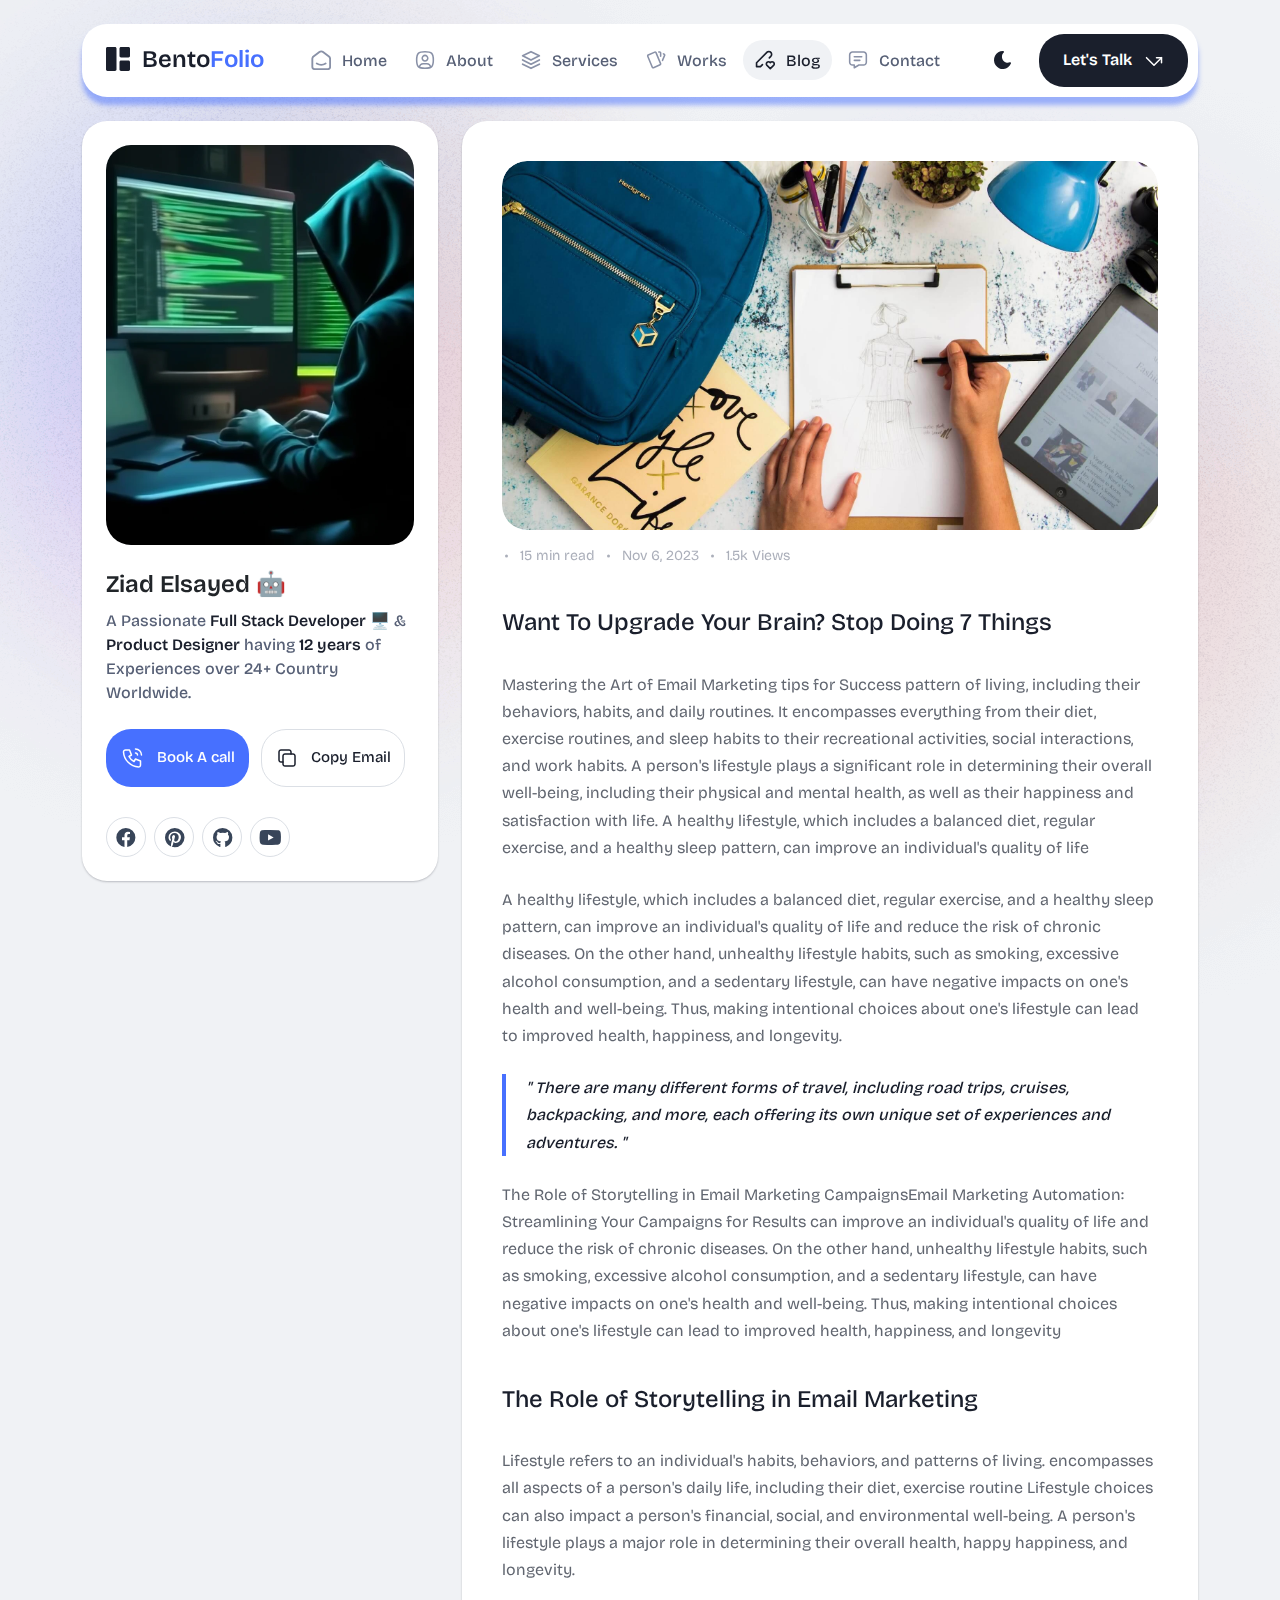
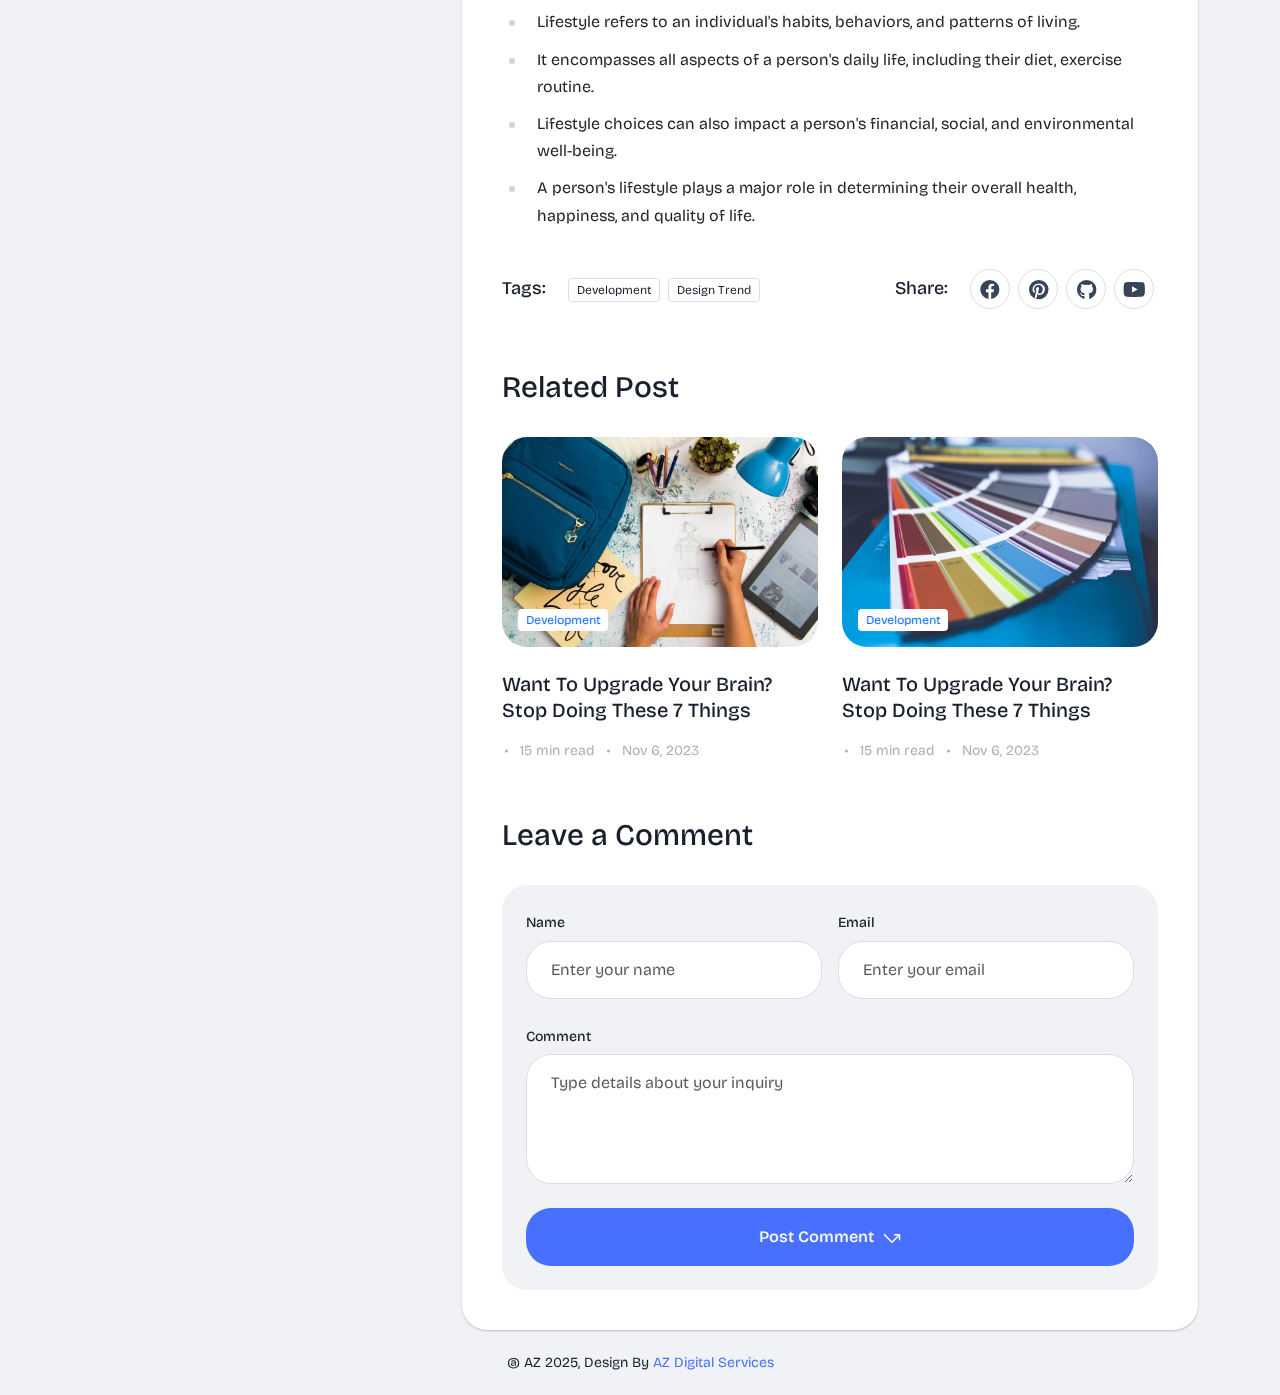
<file: article.html>
<!DOCTYPE html>
<html lang="en">


<!-- Mirrored from marveltheme.com/tf/html/bentofolio-html/article.html by HTTrack Website Copier/3.x [XR&CO'2014], Sat, 22 Feb 2025 16:23:23 GMT -->
<head>
  <meta charset="UTF-8">
  <meta http-equiv="X-UA-Compatible" content="IE=edge">
  <title>Bentofolio</title>
  <meta name="description" content="Bentofolio - Bootstrap Personal Portfolio Template">
  <meta name="viewport" content="width=device-width, initial-scale=1">

  <link rel="shortcut icon" type="image/x-icon" href="assets/img/logo.ico">
  <!-- Place favicon.ico in the root directory -->

  <!-- CSS here -->
  <link rel="stylesheet" href="assets/css/bootstrap.min.css">
  <link rel="stylesheet" href="assets/fontawsome/css/all.min.css">
  <link rel="stylesheet" href="assets/fontawsome/css/fontawesome.min.css">
  <link rel="stylesheet" href="assets/css/slick.css">
  <link rel="stylesheet" href="assets/css/magnific-popup.css">
  <link rel="stylesheet" href="assets/css/style.css">
  <link rel="stylesheet" href="assets/css/responsive.css">
</head>

<body>
  <div id="page-content">
    <!-- header part start -->
    <header class="header-area">
      <nav class="navbar">
        <div class="container">
          <div class="menu-container">
            <div class="logo">
              <a class="navbar-brand me-0" href="index.html">
                <svg width="24" height="24" viewBox="0 0 24 24" fill="none" xmlns="http://www.w3.org/2000/svg">
                  <path
                    d="M0 1.5C0 1.10218 0.158035 0.720644 0.43934 0.43934C0.720644 0.158035 1.10218 0 1.5 0L9 0C9.39782 0 9.77936 0.158035 10.0607 0.43934C10.342 0.720644 10.5 1.10218 10.5 1.5V22.5C10.5 22.8978 10.342 23.2794 10.0607 23.5607C9.77936 23.842 9.39782 24 9 24H1.5C1.10218 24 0.720644 23.842 0.43934 23.5607C0.158035 23.2794 0 22.8978 0 22.5V1.5ZM13.5 1.5C13.5 1.10218 13.658 0.720644 13.9393 0.43934C14.2206 0.158035 14.6022 0 15 0L22.5 0C22.8978 0 23.2794 0.158035 23.5607 0.43934C23.842 0.720644 24 1.10218 24 1.5V9C24 9.39782 23.842 9.77936 23.5607 10.0607C23.2794 10.342 22.8978 10.5 22.5 10.5H15C14.6022 10.5 14.2206 10.342 13.9393 10.0607C13.658 9.77936 13.5 9.39782 13.5 9V1.5ZM13.5 15C13.5 14.6022 13.658 14.2206 13.9393 13.9393C14.2206 13.658 14.6022 13.5 15 13.5H22.5C22.8978 13.5 23.2794 13.658 23.5607 13.9393C23.842 14.2206 24 14.6022 24 15V22.5C24 22.8978 23.842 23.2794 23.5607 23.5607C23.2794 23.842 22.8978 24 22.5 24H15C14.6022 24 14.2206 23.842 13.9393 23.5607C13.658 23.2794 13.5 22.8978 13.5 22.5V15Z"
                    class="logo-icon" />
                </svg>
                <span>Bento<span class="primary">Folio</span></span>
              </a>
            </div>
            <div class="navbar-main d-flex flex-grow-1">
              <div class="logo inner-logo d-block d-xl-none">
                <a class="navbar-brand me-0" href="index.html">
                  <svg width="24" height="24" viewBox="0 0 24 24" fill="none" xmlns="http://www.w3.org/2000/svg">
                    <path
                      d="M0 1.5C0 1.10218 0.158035 0.720644 0.43934 0.43934C0.720644 0.158035 1.10218 0 1.5 0L9 0C9.39782 0 9.77936 0.158035 10.0607 0.43934C10.342 0.720644 10.5 1.10218 10.5 1.5V22.5C10.5 22.8978 10.342 23.2794 10.0607 23.5607C9.77936 23.842 9.39782 24 9 24H1.5C1.10218 24 0.720644 23.842 0.43934 23.5607C0.158035 23.2794 0 22.8978 0 22.5V1.5ZM13.5 1.5C13.5 1.10218 13.658 0.720644 13.9393 0.43934C14.2206 0.158035 14.6022 0 15 0L22.5 0C22.8978 0 23.2794 0.158035 23.5607 0.43934C23.842 0.720644 24 1.10218 24 1.5V9C24 9.39782 23.842 9.77936 23.5607 10.0607C23.2794 10.342 22.8978 10.5 22.5 10.5H15C14.6022 10.5 14.2206 10.342 13.9393 10.0607C13.658 9.77936 13.5 9.39782 13.5 9V1.5ZM13.5 15C13.5 14.6022 13.658 14.2206 13.9393 13.9393C14.2206 13.658 14.6022 13.5 15 13.5H22.5C22.8978 13.5 23.2794 13.658 23.5607 13.9393C23.842 14.2206 24 14.6022 24 15V22.5C24 22.8978 23.842 23.2794 23.5607 23.5607C23.2794 23.842 22.8978 24 22.5 24H15C14.6022 24 14.2206 23.842 13.9393 23.5607C13.658 23.2794 13.5 22.8978 13.5 22.5V15Z"
                      class="logo-icon" />
                  </svg>
                  <span>Bento<span class="primary">Folio</span></span>
                </a>
              </div>
              <ul class="navbar-info mx-auto">
                <li class="nav-item">
                  <a class="nav-link" aria-current="page" href="index.html">
                    <svg class="nav-icon" viewBox="0 0 15 15" fill="none" xmlns="http://www.w3.org/2000/svg">
                      <path
                        d="M13.475 4.92481L9.03083 1.46814C8.64082 1.16473 8.1608 1 7.66667 1C7.17254 1 6.69251 1.16473 6.3025 1.46814L1.8575 4.92481C1.59037 5.13254 1.37424 5.39858 1.22563 5.7026C1.07701 6.00662 0.99984 6.34058 1 6.67897V12.679C1 13.121 1.17559 13.5449 1.48816 13.8575C1.80072 14.17 2.22464 14.3456 2.66667 14.3456H12.6667C13.1087 14.3456 13.5326 14.17 13.8452 13.8575C14.1577 13.5449 14.3333 13.121 14.3333 12.679V6.67897C14.3333 5.99314 14.0167 5.34564 13.475 4.92481Z"
                        stroke-width="1.4" stroke-linecap="round" stroke-linejoin="round" />
                      <path d="M10.9753 10.1665C9.13359 11.2773 6.14859 11.2773 4.30859 10.1665" stroke-width="1.4"
                        stroke-linecap="round" stroke-linejoin="round" />
                    </svg>

                    <span>Home</span>
                  </a>
                </li>
                <li class="nav-item">
                  <a class="nav-link" href="about.html">
                    <svg class="nav-icon" viewBox="0 0 18 18" fill="none" xmlns="http://www.w3.org/2000/svg">
                      <path
                        d="M9 9.8335C9.66304 9.8335 10.2989 9.5701 10.7678 9.10126C11.2366 8.63242 11.5 7.99654 11.5 7.3335C11.5 6.67045 11.2366 6.03457 10.7678 5.56573C10.2989 5.09689 9.66304 4.8335 9 4.8335C8.33696 4.8335 7.70107 5.09689 7.23223 5.56573C6.76339 6.03457 6.5 6.67045 6.5 7.3335C6.5 7.99654 6.76339 8.63242 7.23223 9.10126C7.70107 9.5701 8.33696 9.8335 9 9.8335Z"
                        stroke-width="1.4" stroke-linecap="round" stroke-linejoin="round" />
                      <path
                        d="M9 1.5C15 1.5 16.5 3 16.5 9C16.5 15 15 16.5 9 16.5C3 16.5 1.5 15 1.5 9C1.5 3 3 1.5 9 1.5Z"
                        stroke-width="1.4" stroke-linecap="round" stroke-linejoin="round" />
                      <path
                        d="M4 15.7085V15.6668C4 14.7828 4.35119 13.9349 4.97631 13.3098C5.60143 12.6847 6.44928 12.3335 7.33333 12.3335H10.6667C11.5507 12.3335 12.3986 12.6847 13.0237 13.3098C13.6488 13.9349 14 14.7828 14 15.6668V15.7085"
                        stroke-width="1.4" stroke-linecap="round" stroke-linejoin="round" />
                    </svg>
                    About
                  </a>
                </li>
                <li class="nav-item">
                  <a class="nav-link" href="services.html">
                    <svg class="nav-icon" viewBox="0 0 16 16" fill="none" xmlns="http://www.w3.org/2000/svg">
                      <path d="M7.99967 1.3335L1.33301 4.66683L7.99967 8.00016L14.6663 4.66683L7.99967 1.3335Z"
                        stroke-width="1.4" stroke-linecap="round" stroke-linejoin="round" />
                      <path d="M1.33301 8L7.99967 11.3333L14.6663 8" stroke-width="1.4" stroke-linecap="round"
                        stroke-linejoin="round" />
                      <path d="M1.33301 11.3335L7.99967 14.6668L14.6663 11.3335" stroke-width="1.4"
                        stroke-linecap="round" stroke-linejoin="round" />
                    </svg>
                    Services
                  </a>
                </li>
                <li class="nav-item">
                  <a class="nav-link" href="portfolio.html">
                    <svg class="nav-icon" viewBox="0 0 18 17" fill="none" xmlns="http://www.w3.org/2000/svg">
                      <path
                        d="M2.00326 3.99733L7.95159 1.40649C8.04974 1.36442 8.15533 1.34243 8.26212 1.34181C8.3689 1.34119 8.47473 1.36196 8.57337 1.40289C8.67201 1.44382 8.76145 1.50408 8.83642 1.58013C8.9114 1.65617 8.97039 1.74646 9.00992 1.84566L13.1133 11.764C13.1985 11.9651 13.2014 12.1917 13.1213 12.3949C13.0412 12.5982 12.8845 12.7618 12.6849 12.8507L6.73742 15.4415C6.63922 15.4837 6.53356 15.5058 6.42668 15.5065C6.3198 15.5072 6.21387 15.4864 6.11514 15.4455C6.0164 15.4046 5.92688 15.3442 5.85184 15.2681C5.7768 15.192 5.71778 15.1016 5.67826 15.0023L1.57492 5.08316C1.48963 4.88204 1.48673 4.65546 1.56684 4.45222C1.64696 4.24898 1.80367 4.08616 2.00326 3.99733Z"
                        stroke-width="1.4" stroke-linecap="round" stroke-linejoin="round" />
                      <path
                        d="M11.5 1.3335H12.3333C12.5543 1.3335 12.7663 1.42129 12.9226 1.57757C13.0789 1.73385 13.1667 1.94582 13.1667 2.16683V5.0835"
                        stroke-width="1.4" stroke-linecap="round" stroke-linejoin="round" />
                      <path
                        d="M15.6663 3C15.8863 3.09333 16.0997 3.18083 16.3063 3.2625C16.5098 3.34882 16.6706 3.51241 16.7534 3.71729C16.8362 3.92217 16.8343 4.15155 16.748 4.355L14.833 8.83334"
                        stroke-width="1.4" stroke-linecap="round" stroke-linejoin="round" />
                    </svg>
                    Works
                  </a>
                </li>
                <li class="nav-item">
                  <a class="nav-link active" href="blog.html">
                    <svg class="nav-icon" viewBox="0 0 17 16" fill="none" xmlns="http://www.w3.org/2000/svg">
                      <path
                        d="M12.1663 6.16676L13.4163 4.91676C13.6352 4.69789 13.8088 4.43805 13.9273 4.15208C14.0457 3.86612 14.1067 3.55962 14.1067 3.25009C14.1067 2.94056 14.0457 2.63406 13.9273 2.3481C13.8088 2.06213 13.6352 1.80229 13.4163 1.58342C13.1975 1.36455 12.9376 1.19094 12.6517 1.07248C12.3657 0.954033 12.0592 0.893066 11.7497 0.893066C11.4401 0.893066 11.1336 0.954033 10.8477 1.07248C10.5617 1.19094 10.3019 1.36455 10.083 1.58342L1.33301 10.3334V13.6668H4.66634L6.33301 12.0001"
                        stroke-width="1.4" stroke-linecap="round" stroke-linejoin="round" />
                      <path
                        d="M13.0004 15.3335L15.7921 12.5968C15.9633 12.4307 16.0995 12.232 16.1926 12.0124C16.2857 11.7927 16.3339 11.5567 16.3343 11.3181C16.3347 11.0796 16.2873 10.8434 16.1948 10.6235C16.1024 10.4035 15.9669 10.2044 15.7963 10.0377C15.448 9.69712 14.9806 9.50602 14.4935 9.50509C14.0065 9.50415 13.5383 9.69346 13.1888 10.0327L13.0021 10.216L12.8163 10.0327C12.4681 9.69237 12.0008 9.50143 11.5139 9.50049C11.0271 9.49956 10.5591 9.68871 10.2096 10.0277C10.0383 10.1937 9.9021 10.3924 9.80891 10.612C9.71572 10.8316 9.66746 11.0677 9.667 11.3062C9.66653 11.5447 9.71386 11.781 9.80619 12.0009C9.89853 12.2209 10.034 12.4201 10.2046 12.5868L13.0004 15.3335Z"
                        stroke-width="1.4" stroke-linecap="round" stroke-linejoin="round" />
                    </svg>
                    Blog
                  </a>
                </li>
                <li class="nav-item">
                  <a class="nav-link" href="contact.html">
                    <svg class="nav-icon" viewBox="0 0 18 17" fill="none" xmlns="http://www.w3.org/2000/svg">
                      <path d="M5.66699 5.5H12.3337" stroke-width="1.4" stroke-linecap="round"
                        stroke-linejoin="round" />
                      <path d="M5.66699 8.8335H10.667" stroke-width="1.4" stroke-linecap="round"
                        stroke-linejoin="round" />
                      <path
                        d="M14 1.3335C14.663 1.3335 15.2989 1.59689 15.7678 2.06573C16.2366 2.53457 16.5 3.17045 16.5 3.8335V10.5002C16.5 11.1632 16.2366 11.7991 15.7678 12.2679C15.2989 12.7368 14.663 13.0002 14 13.0002H9.83333L5.66667 15.5002V13.0002H4C3.33696 13.0002 2.70107 12.7368 2.23223 12.2679C1.76339 11.7991 1.5 11.1632 1.5 10.5002V3.8335C1.5 3.17045 1.76339 2.53457 2.23223 2.06573C2.70107 1.59689 3.33696 1.3335 4 1.3335H14Z"
                        stroke-width="1.4" stroke-linecap="round" stroke-linejoin="round" />
                    </svg>
                    Contact
                  </a>
                </li>
              </ul>
              <div class="header-right-info d-flex align-items-center">
                <button class="theme-control-btn">
                  <span class="dark">
                    <svg width="24" height="24" viewBox="0 0 24 24" fill="none" xmlns="http://www.w3.org/2000/svg">
                      <path
                        d="M11.8005 3C10.207 3.0003 8.64356 3.44286 7.27683 4.28049C5.91011 5.11811 4.79139 6.31937 4.04002 7.75612C3.28865 9.19288 2.93281 10.8112 3.01046 12.4386C3.08811 14.0659 3.59633 15.6411 4.48091 16.9963C5.3655 18.3514 6.59326 19.4356 8.03324 20.1333C9.47322 20.8309 11.0714 21.1157 12.6573 20.9574C14.2432 20.7991 15.7573 20.2036 17.0381 19.2344C18.319 18.2652 19.3185 16.9587 19.9301 15.4542C20.2302 14.7162 19.5111 13.9746 18.7875 14.2752C17.5475 14.7888 16.1706 14.8418 14.8963 14.425C13.622 14.0082 12.5308 13.1479 11.8126 11.9937C11.0943 10.8396 10.7943 9.4645 10.9648 8.10764C11.1353 6.75077 11.7655 5.49792 12.7458 4.5669L12.8136 4.4949C13.2986 3.9279 12.913 3.0072 12.1464 3.0072H11.9122L11.8524 3.0018L11.7996 3H11.8005Z"
                        fill="#1A1F2C" />
                    </svg>
                    <small class="theme-text d-block d-xl-none">Change appearance</small>
                  </span>
                  <span class="light">
                    <svg width="24" height="24" viewBox="0 0 24 24" fill="none" xmlns="http://www.w3.org/2000/svg">
                      <path
                        d="M12 19C12.2449 19 12.4813 19.09 12.6644 19.2527C12.8474 19.4155 12.9643 19.6397 12.993 19.883L13 20V21C12.9997 21.2549 12.9021 21.5 12.7272 21.6854C12.5522 21.8707 12.313 21.9822 12.0586 21.9972C11.8042 22.0121 11.5536 21.9293 11.3582 21.7657C11.1627 21.6021 11.0371 21.3701 11.007 21.117L11 21V20C11 19.7348 11.1054 19.4804 11.2929 19.2929C11.4804 19.1054 11.7348 19 12 19Z"
                        fill="#FD7E41" />
                      <path
                        d="M18.3127 16.9099L18.4067 16.9929L19.1067 17.6929C19.2861 17.8729 19.3902 18.1144 19.398 18.3683C19.4057 18.6223 19.3165 18.8697 19.1485 19.0602C18.9804 19.2508 18.7462 19.3702 18.4933 19.3943C18.2403 19.4184 17.9877 19.3454 17.7867 19.1899L17.6927 19.1069L16.9927 18.4069C16.8202 18.2347 16.7165 18.0053 16.7012 17.7619C16.6859 17.5186 16.76 17.278 16.9097 17.0855C17.0593 16.893 17.2741 16.7618 17.5137 16.7166C17.7533 16.6713 18.0012 16.7152 18.2107 16.8399L18.3127 16.9099Z"
                        fill="#FD7E41" />
                      <path
                        d="M7.00747 16.993C7.17965 17.1652 7.28308 17.3943 7.29836 17.6373C7.31364 17.8803 7.23972 18.1206 7.09047 18.313L7.00747 18.407L6.30747 19.107C6.12751 19.2863 5.88604 19.3905 5.63209 19.3982C5.37814 19.406 5.13076 19.3168 4.94019 19.1487C4.74963 18.9807 4.63017 18.7464 4.60607 18.4935C4.58198 18.2406 4.65506 17.988 4.81047 17.787L4.89347 17.693L5.59347 16.993C5.781 16.8055 6.03531 16.7002 6.30047 16.7002C6.56563 16.7002 6.81994 16.8055 7.00747 16.993Z"
                        fill="#FD7E41" />
                      <path
                        d="M3.99987 11C4.25475 11.0003 4.4999 11.0979 4.68524 11.2728C4.87057 11.4478 4.9821 11.687 4.99704 11.9414C5.01198 12.1958 4.92919 12.4464 4.7656 12.6418C4.60201 12.8373 4.36996 12.9629 4.11687 12.993L3.99987 13H2.99987C2.74499 12.9997 2.49984 12.9021 2.3145 12.7272C2.12916 12.5522 2.01763 12.313 2.0027 12.0586C1.98776 11.8042 2.07054 11.5536 2.23413 11.3582C2.39772 11.1627 2.62977 11.0371 2.88287 11.007L2.99987 11H3.99987Z"
                        fill="#FD7E41" />
                      <path
                        d="M20.9999 11C21.2547 11.0003 21.4999 11.0979 21.6852 11.2728C21.8706 11.4478 21.9821 11.687 21.997 11.9414C22.012 12.1958 21.9292 12.4464 21.7656 12.6418C21.602 12.8373 21.37 12.9629 21.1169 12.993L20.9999 13H19.9999C19.745 12.9997 19.4998 12.9021 19.3145 12.7272C19.1292 12.5522 19.0176 12.313 19.0027 12.0586C18.9878 11.8042 19.0705 11.5536 19.2341 11.3582C19.3977 11.1627 19.6298 11.0371 19.8829 11.007L19.9999 11H20.9999Z"
                        fill="#FD7E41" />
                      <path
                        d="M6.21264 4.80985L6.30664 4.89285L7.00664 5.59285C7.18599 5.77281 7.29011 6.01429 7.29787 6.26824C7.30562 6.52219 7.21642 6.76957 7.04839 6.96013C6.88036 7.1507 6.64609 7.27016 6.39316 7.29425C6.14024 7.31834 5.88763 7.24526 5.68664 7.08985L5.59264 7.00685L4.89264 6.30685C4.72073 6.13453 4.61757 5.90543 4.6025 5.66248C4.58744 5.41954 4.6615 5.17945 4.8108 4.98721C4.9601 4.79497 5.1744 4.66378 5.41351 4.61824C5.65262 4.57271 5.90013 4.61594 6.10964 4.73985L6.21264 4.80985Z"
                        fill="#FD7E41" />
                      <path
                        d="M19.1071 4.89288C19.2793 5.06508 19.3827 5.29418 19.398 5.5372C19.4132 5.78023 19.3393 6.02048 19.1901 6.21288L19.1071 6.30688L18.4071 7.00688C18.2271 7.18623 17.9856 7.29036 17.7317 7.29811C17.4777 7.30587 17.2304 7.21667 17.0398 7.04864C16.8492 6.8806 16.7298 6.64633 16.7057 6.39341C16.6816 6.14049 16.7547 5.88788 16.9101 5.68688L16.9931 5.59288L17.6931 4.89288C17.8806 4.70541 18.1349 4.6001 18.4001 4.6001C18.6652 4.6001 18.9196 4.70541 19.1071 4.89288Z"
                        fill="#FD7E41" />
                      <path
                        d="M12 2C12.2449 2.00003 12.4813 2.08996 12.6644 2.25272C12.8474 2.41547 12.9643 2.63975 12.993 2.883L13 3V4C12.9997 4.25488 12.9021 4.50003 12.7272 4.68537C12.5522 4.8707 12.313 4.98223 12.0586 4.99717C11.8042 5.01211 11.5536 4.92933 11.3582 4.76573C11.1627 4.60214 11.0371 4.3701 11.007 4.117L11 4V3C11 2.73478 11.1054 2.48043 11.2929 2.29289C11.4804 2.10536 11.7348 2 12 2Z"
                        fill="#FD7E41" />
                      <path
                        d="M12 7C12.9797 6.99994 13.9378 7.28769 14.7553 7.8275C15.5729 8.36731 16.2138 9.1354 16.5986 10.0364C16.9833 10.9373 17.0949 11.9315 16.9195 12.8953C16.7441 13.8592 16.2893 14.7502 15.6118 15.4579C14.9343 16.1655 14.0638 16.6585 13.1085 16.8756C12.1532 17.0928 11.1552 17.0245 10.2383 16.6793C9.3215 16.334 8.52629 15.7271 7.95146 14.9338C7.37663 14.1405 7.04752 13.1958 7.005 12.217L7 12L7.005 11.783C7.06092 10.4958 7.61161 9.27978 8.54222 8.38866C9.47284 7.49754 10.7115 7.00007 12 7Z"
                        fill="#FD7E41" />
                    </svg>
                    <small class="theme-text d-block d-xl-none">Change appearance</small>
                  </span>
                </button>
                <a href="contact.html" class="lets-talk-btn">
                  Let's Talk
                  <svg class="icon" width="20" height="20" viewBox="0 0 20 20" fill="none"
                    xmlns="http://www.w3.org/2000/svg">
                    <path d="M17.5 11.6665V6.6665H12.5" stroke="white" stroke-width="1.5" stroke-linecap="round"
                      stroke-linejoin="round" />
                    <path d="M17.5 6.6665L10 14.1665L2.5 6.6665" stroke="white" stroke-width="1.5"
                      stroke-linecap="round" stroke-linejoin="round" />
                  </svg>
                </a>
              </div>
            </div>
            <div class="mobile-menu-overlay d-block d-lg-none"></div>
            <div class="mobile-menu-control-bar d-block d-xl-none">
              <button class="mobile-menu-control-bar">
                <i class="fas fa-bars"></i>
              </button>
            </div>
          </div>
        </div>
      </nav>
    </header>
    <!-- header part end -->

    <!-- main area part start -->
    <main>

      <section class="content-box-area mt-4">
        <div class="container">
          <div class="row g-4">
            <div class="col-xl-4">
              <div class="card profile-card">
                <div class="card-body">
                  <div class="image text-center">
                    <img src="assets/img/images/profile.png" alt="profile">
                  </div>
                  <div class="text">
                    <h3 class="card-title">Ziad Elsayed 🤖</h3>
                    <p>A Passionate <span>Full Stack Developer</span> 🖥️ & <span>Product Designer</span> having
                      <span>12
                        years</span> of Experiences over 24+
                      Country Worldwide.</p>
                    <div class="common-button-groups">
                      <a class="btn btn-call" href="#">
                        <svg class="icon" width="25" height="24" viewBox="0 0 25 24" fill="none"
                          xmlns="http://www.w3.org/2000/svg">
                          <path
                            d="M5.5 4H9.5L11.5 9L9 10.5C10.071 12.6715 11.8285 14.429 14 15.5L15.5 13L20.5 15V19C20.5 19.5304 20.2893 20.0391 19.9142 20.4142C19.5391 20.7893 19.0304 21 18.5 21C14.5993 20.763 10.9202 19.1065 8.15683 16.3432C5.3935 13.5798 3.73705 9.90074 3.5 6C3.5 5.46957 3.71071 4.96086 4.08579 4.58579C4.46086 4.21071 4.96957 4 5.5 4Z"
                            stroke="white" stroke-width="1.5" stroke-linecap="round" stroke-linejoin="round" />
                          <path
                            d="M15.5 7C16.0304 7 16.5391 7.21071 16.9142 7.58579C17.2893 7.96086 17.5 8.46957 17.5 9"
                            stroke="white" stroke-width="1.5" stroke-linecap="round" stroke-linejoin="round" />
                          <path d="M15.5 3C17.0913 3 18.6174 3.63214 19.7426 4.75736C20.8679 5.88258 21.5 7.4087 21.5 9"
                            stroke="white" stroke-width="1.5" stroke-linecap="round" stroke-linejoin="round" />
                        </svg>
                        Book A call
                      </a>
                      <button class="btn btn-copy" data-clipboard-text="example@example.com">
                        <svg class="icon" width="24" height="24" viewBox="0 0 24 24" fill="none"
                          xmlns="http://www.w3.org/2000/svg">
                          <path
                            d="M8 10C8 9.46957 8.21071 8.96086 8.58579 8.58579C8.96086 8.21071 9.46957 8 10 8H18C18.5304 8 19.0391 8.21071 19.4142 8.58579C19.7893 8.96086 20 9.46957 20 10V18C20 18.5304 19.7893 19.0391 19.4142 19.4142C19.0391 19.7893 18.5304 20 18 20H10C9.46957 20 8.96086 19.7893 8.58579 19.4142C8.21071 19.0391 8 18.5304 8 18V10Z"
                            stroke-width="1.5" stroke-linecap="round" stroke-linejoin="round" />
                          <path
                            d="M16 8V6C16 5.46957 15.7893 4.96086 15.4142 4.58579C15.0391 4.21071 14.5304 4 14 4H6C5.46957 4 4.96086 4.21071 4.58579 4.58579C4.21071 4.96086 4 5.46957 4 6V14C4 14.5304 4.21071 15.0391 4.58579 15.4142C4.96086 15.7893 5.46957 16 6 16H8"
                            stroke-width="1.5" stroke-linecap="round" stroke-linejoin="round" />
                        </svg>
                        Copy Email
                      </button>
                    </div>
                    <div class="social-media-icon">
                      <ul class="list-unstyled">
                        <li><a href="#"><i class="fab fa-facebook"></i></a></li>
                        <li><a href="#"><i class="fab fa-pinterest"></i></a></li>
                        <li><a href="#"><i class="fab fa-github"></i></a></li>
                        <li><a href="#"><i class="fab fa-youtube"></i></a></li>
                      </ul>
                    </div>
                  </div>
                </div>
              </div>
            </div>
            <div class="col-xl-8">
              <div class="card content-box-card">
                <div class="card-body portfolio-card article-details-card">
                  <div class="article-details-area">
                    <div class="main-image">
                      <img src="assets/img/blog/blog-img-1.jpg" alt="blog-img-1" class="img-fluid w-100">
                    </div>
                    <ul class="list-unstyled article-tags">
                      <li>15 min read</li>
                      <li>Nov 6, 2023</li>
                      <li>1.5k Views</li>
                    </ul>
                    <div class="article-details-text">
                      <h3 class="main-title">Want To Upgrade Your Brain? Stop Doing 7 Things</h3>
                      <p>Mastering the Art of Email Marketing tips for Success pattern of living, including their
                        behaviors, habits, and daily routines. It encompasses everything from their diet, exercise
                        routines, and sleep habits to their recreational activities, social interactions, and work
                        habits.
                        A person's lifestyle plays a significant role in determining their overall well-being, including
                        their physical and mental health, as well as their happiness and satisfaction with life. A
                        healthy
                        lifestyle, which includes a balanced diet, regular exercise, and a healthy sleep pattern, can
                        improve an individual's quality of life
                      </p>
                      <p>A healthy lifestyle, which includes a balanced diet, regular exercise, and a healthy sleep
                        pattern, can improve an individual's quality of life and reduce the risk of chronic diseases. On
                        the other hand, unhealthy lifestyle habits, such as smoking, excessive alcohol consumption, and
                        a
                        sedentary lifestyle, can have negative impacts on one's health and well-being. Thus, making
                        intentional choices about one's lifestyle can lead to improved health, happiness, and longevity.
                      </p>
                      <blockquote>
                        <p>
                          " There are many different forms of travel, including road trips,
                          cruises, backpacking, and more, each offering its own unique set of
                          experiences and adventures. "
                        </p>
                      </blockquote>
                      <p>The Role of Storytelling in Email Marketing CampaignsEmail Marketing Automation: Streamlining
                        Your Campaigns for Results can improve an individual's quality of life and reduce the risk of
                        chronic diseases. On the other hand, unhealthy lifestyle habits, such as smoking, excessive
                        alcohol consumption, and a sedentary lifestyle, can have negative impacts on one's health and
                        well-being. Thus, making intentional choices about one's lifestyle can lead to improved health,
                        happiness, and longevity</p>
                      <h3 class="main-title inner-title">The Role of Storytelling in Email Marketing</h3>
                      <p>Lifestyle refers to an individual's habits, behaviors, and patterns of living. encompasses all
                        aspects of a person's daily life, including their diet, exercise routine Lifestyle choices can
                        also impact a person's financial, social, and environmental well-being. A person's lifestyle
                        plays
                        a major role in determining their overall health, happy happiness, and longevity.
                      </p>
                      <ul class="list-unstyled listed-info">
                        <li>Lifestyle refers to an individual's habits, behaviors, and patterns of living.</li>
                        <li>It encompasses all aspects of a person's daily life, including their diet, exercise routine.
                        </li>
                        <li>Lifestyle choices can also impact a person's financial, social, and environmental
                          well-being.
                        </li>
                        <li>A person's lifestyle plays a major role in determining their overall health, happiness, and
                          quality of life.</li>
                      </ul>
                      <div class="tags-and-share">
                        <div class="tags">
                          <h3 class="title">Tags:</h3>
                          <ul class="list-unstyled">
                            <li><a href="#">Development</a></li>
                            <li><a href="#">Design Trend</a></li>
                          </ul>
                        </div>
                        <div class="share">
                          <h3 class="title">Share:</h3>
                          <div class="social-media-icon mt-0">
                            <ul class="list-unstyled">
                              <li><a href="#"><i class="fab fa-facebook"></i></a></li>
                              <li><a href="#"><i class="fab fa-pinterest"></i></a></li>
                              <li><a href="#"><i class="fab fa-github"></i></a></li>
                              <li><a href="#"><i class="fab fa-youtube"></i></a></li>
                            </ul>
                          </div>
                        </div>
                      </div>
                      <div class="related-post">
                        <h2 class="main-common-title">Related Post
                        </h2>
                        <div class="row g-4">
                          <div class="col-md-6">
                            <div class="article-publications-item">
                              <div class="image">
                                <a href="article.html" class="d-block w-100">
                                  <img src="assets/img/blog/blog-img-1.jpg" alt="blog-img-1" class="img-fluid w-100">
                                </a>
                                <a href="article.html" class="tags">Development</a>
                              </div>
                              <div class="text">
                                <a href="article.html" class="title">Want To Upgrade Your Brain? Stop Doing These 7
                                  Things</a>
                                <ul class="list-unstyled">
                                  <li>15 min read</li>
                                  <li>Nov 6, 2023</li>
                                </ul>
                              </div>
                            </div>
                          </div>
                          <div class="col-md-6">
                            <div class="article-publications-item">
                              <div class="image">
                                <a href="article.html" class="d-block w-100">
                                  <img src="assets/img/blog/blog-img-2.jpg" alt="blog-img-2" class="img-fluid w-100">
                                </a>
                                <a href="article.html" class="tags">Development</a>
                              </div>
                              <div class="text">
                                <a href="article.html" class="title">Want To Upgrade Your Brain? Stop Doing These 7
                                  Things</a>
                                <ul class="list-unstyled">
                                  <li>15 min read</li>
                                  <li>Nov 6, 2023</li>
                                </ul>
                              </div>
                            </div>
                          </div>
                        </div>
                      </div>
                      <div class="leave-comments-area">
                        <h2 class="main-common-title">Leave a Comment
                        </h2>
                        <div class="comments-box">
                          <div class="row gx-3">
                            <div class="col-md-6">
                              <div class="mb-4">
                                <label class="form-label">Name</label>
                                <input type="text" class="form-control shadow-none" placeholder="Enter your name">
                              </div>
                            </div>
                            <div class="col-md-6">
                              <div class="mb-4">
                                <label class="form-label">Email</label>
                                <input type="text" class="form-control shadow-none" placeholder="Enter your email">
                              </div>
                            </div>
                            <div class="col-md-12">
                              <div class="mb-4">
                                <label class="form-label">Comment</label>
                                <textarea class="form-control shadow-none" rows="4"
                                  placeholder="Type details about your inquiry"></textarea>
                              </div>
                            </div>
                            <div class="col-md-12">
                              <button class="submit-btn" type="submit">
                                Post Comment
                                <svg class="icon" width="20" height="20" viewBox="0 0 20 20" fill="none"
                                  xmlns="http://www.w3.org/2000/svg">
                                  <path d="M17.5 11.6665V6.6665H12.5" stroke="white" stroke-width="1.5"
                                    stroke-linecap="round" stroke-linejoin="round"></path>
                                  <path d="M17.5 6.6665L10 14.1665L2.5 6.6665" stroke="white" stroke-width="1.5"
                                    stroke-linecap="round" stroke-linejoin="round"></path>
                                </svg>
                              </button>
                            </div>
                          </div>
                        </div>
                      </div>
                    </div>
                  </div>
                </div>
              </div>
            </div>
          </div>
        </div>
      </section>

      <!-- background shape area start -->
      <div class="background-shapes">
        <div class="shape-1 common-shape">
          <img src="assets/img/bg/banner-shape-1.png" alt="banner-shape-1">
        </div>
        <div class="shape-2 common-shape">
          <img src="assets/img/bg/banner-shape-1.png" alt="banner-shape-1">
        </div>
        <div class="threed-shape-1 move-with-cursor" data-value="1">
          <img src="assets/img/bg/object-3d-1.png" alt="object-3d-1">
        </div>
        <div class="threed-shape-2 move-with-cursor" data-value="1">
          <img src="assets/img/bg/object-3d-2.png" alt="object-3d-2">
        </div>
      </div>
      <!-- background shape area end -->
    </main>
    <!-- main area part end -->

    <!-- footer part start -->
    <footer class="footer-area">
      <div class="container">
        <div class="text text-center">
          <p>@ AZ 2025, Design By <a href="https://az-digital-services.com">AZ Digital Services</a></p>
        </div>
      </div>
    </footer>
    <!-- footer part end -->
  </div>

  <!-- JS here -->
  <script src="assets/js/vendor/jquery-3.6.0.min.js"></script>
  <script src="assets/js/bootstrap.bundle.min.js"></script>
  <script src="assets/js/jquery.magnific-popup.min.js"></script>
  <script src="assets/js/ajax-form.js"></script>
  <script src="assets/js/clipboard.min.js"></script>
  <script src="assets/js/slick.min.js"></script>
  <script src="assets/js/script.js"></script>
</body>



<!-- Mirrored from marveltheme.com/tf/html/bentofolio-html/article.html by HTTrack Website Copier/3.x [XR&CO'2014], Sat, 22 Feb 2025 16:23:23 GMT -->
</html>
</file>
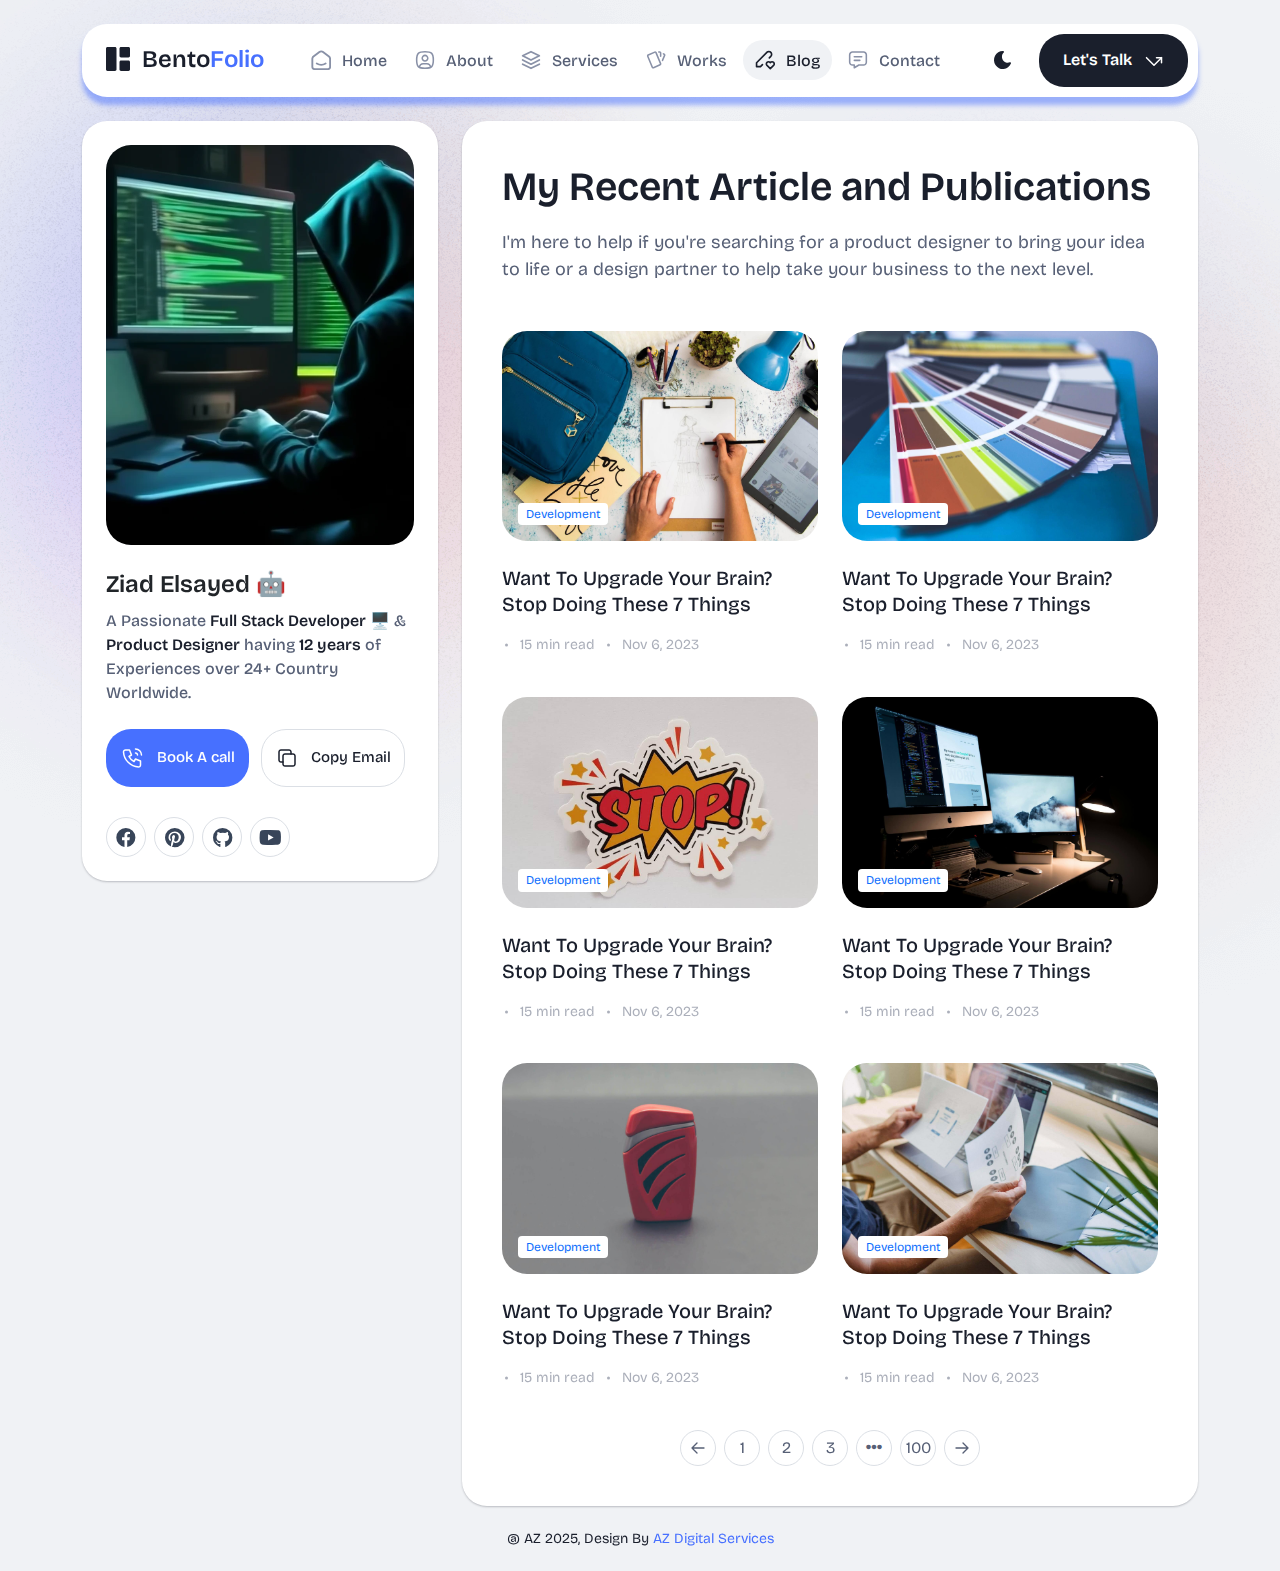
<file: blog.html>
<!DOCTYPE html>
<html lang="en">


<!-- Mirrored from marveltheme.com/tf/html/bentofolio-html/blog.html by HTTrack Website Copier/3.x [XR&CO'2014], Sat, 22 Feb 2025 16:23:16 GMT -->
<head>
  <meta charset="UTF-8">
  <meta http-equiv="X-UA-Compatible" content="IE=edge">
  <title>Bentofolio</title>
  <meta name="description" content="Bentofolio - Bootstrap Personal Portfolio Template">
  <meta name="viewport" content="width=device-width, initial-scale=1">

  <link rel="shortcut icon" type="image/x-icon" href="assets/img/logo.ico">
  <!-- Place favicon.ico in the root directory -->

  <!-- CSS here -->
  <link rel="stylesheet" href="assets/css/bootstrap.min.css">
  <link rel="stylesheet" href="assets/fontawsome/css/all.min.css">
  <link rel="stylesheet" href="assets/fontawsome/css/fontawesome.min.css">
  <link rel="stylesheet" href="assets/css/slick.css">
  <link rel="stylesheet" href="assets/css/magnific-popup.css">
  <link rel="stylesheet" href="assets/css/style.css">
  <link rel="stylesheet" href="assets/css/responsive.css">
</head>

<body>
  <div id="page-content">
    <!-- header part start -->
    <header class="header-area">
      <nav class="navbar">
        <div class="container">
          <div class="menu-container">
            <div class="logo">
              <a class="navbar-brand me-0" href="index.html">
                <svg width="24" height="24" viewBox="0 0 24 24" fill="none" xmlns="http://www.w3.org/2000/svg">
                  <path
                    d="M0 1.5C0 1.10218 0.158035 0.720644 0.43934 0.43934C0.720644 0.158035 1.10218 0 1.5 0L9 0C9.39782 0 9.77936 0.158035 10.0607 0.43934C10.342 0.720644 10.5 1.10218 10.5 1.5V22.5C10.5 22.8978 10.342 23.2794 10.0607 23.5607C9.77936 23.842 9.39782 24 9 24H1.5C1.10218 24 0.720644 23.842 0.43934 23.5607C0.158035 23.2794 0 22.8978 0 22.5V1.5ZM13.5 1.5C13.5 1.10218 13.658 0.720644 13.9393 0.43934C14.2206 0.158035 14.6022 0 15 0L22.5 0C22.8978 0 23.2794 0.158035 23.5607 0.43934C23.842 0.720644 24 1.10218 24 1.5V9C24 9.39782 23.842 9.77936 23.5607 10.0607C23.2794 10.342 22.8978 10.5 22.5 10.5H15C14.6022 10.5 14.2206 10.342 13.9393 10.0607C13.658 9.77936 13.5 9.39782 13.5 9V1.5ZM13.5 15C13.5 14.6022 13.658 14.2206 13.9393 13.9393C14.2206 13.658 14.6022 13.5 15 13.5H22.5C22.8978 13.5 23.2794 13.658 23.5607 13.9393C23.842 14.2206 24 14.6022 24 15V22.5C24 22.8978 23.842 23.2794 23.5607 23.5607C23.2794 23.842 22.8978 24 22.5 24H15C14.6022 24 14.2206 23.842 13.9393 23.5607C13.658 23.2794 13.5 22.8978 13.5 22.5V15Z"
                    class="logo-icon" />
                </svg>
                <span>Bento<span class="primary">Folio</span></span>
              </a>
            </div>
            <div class="navbar-main d-flex flex-grow-1">
              <div class="logo inner-logo d-block d-xl-none">
                <a class="navbar-brand me-0" href="index.html">
                  <svg width="24" height="24" viewBox="0 0 24 24" fill="none" xmlns="http://www.w3.org/2000/svg">
                    <path
                      d="M0 1.5C0 1.10218 0.158035 0.720644 0.43934 0.43934C0.720644 0.158035 1.10218 0 1.5 0L9 0C9.39782 0 9.77936 0.158035 10.0607 0.43934C10.342 0.720644 10.5 1.10218 10.5 1.5V22.5C10.5 22.8978 10.342 23.2794 10.0607 23.5607C9.77936 23.842 9.39782 24 9 24H1.5C1.10218 24 0.720644 23.842 0.43934 23.5607C0.158035 23.2794 0 22.8978 0 22.5V1.5ZM13.5 1.5C13.5 1.10218 13.658 0.720644 13.9393 0.43934C14.2206 0.158035 14.6022 0 15 0L22.5 0C22.8978 0 23.2794 0.158035 23.5607 0.43934C23.842 0.720644 24 1.10218 24 1.5V9C24 9.39782 23.842 9.77936 23.5607 10.0607C23.2794 10.342 22.8978 10.5 22.5 10.5H15C14.6022 10.5 14.2206 10.342 13.9393 10.0607C13.658 9.77936 13.5 9.39782 13.5 9V1.5ZM13.5 15C13.5 14.6022 13.658 14.2206 13.9393 13.9393C14.2206 13.658 14.6022 13.5 15 13.5H22.5C22.8978 13.5 23.2794 13.658 23.5607 13.9393C23.842 14.2206 24 14.6022 24 15V22.5C24 22.8978 23.842 23.2794 23.5607 23.5607C23.2794 23.842 22.8978 24 22.5 24H15C14.6022 24 14.2206 23.842 13.9393 23.5607C13.658 23.2794 13.5 22.8978 13.5 22.5V15Z"
                      class="logo-icon" />
                  </svg>
                  <span>Bento<span class="primary">Folio</span></span>
                </a>
              </div>
              <ul class="navbar-info mx-auto">
                <li class="nav-item">
                  <a class="nav-link" aria-current="page" href="index.html">
                    <svg class="nav-icon" viewBox="0 0 15 15" fill="none" xmlns="http://www.w3.org/2000/svg">
                      <path
                        d="M13.475 4.92481L9.03083 1.46814C8.64082 1.16473 8.1608 1 7.66667 1C7.17254 1 6.69251 1.16473 6.3025 1.46814L1.8575 4.92481C1.59037 5.13254 1.37424 5.39858 1.22563 5.7026C1.07701 6.00662 0.99984 6.34058 1 6.67897V12.679C1 13.121 1.17559 13.5449 1.48816 13.8575C1.80072 14.17 2.22464 14.3456 2.66667 14.3456H12.6667C13.1087 14.3456 13.5326 14.17 13.8452 13.8575C14.1577 13.5449 14.3333 13.121 14.3333 12.679V6.67897C14.3333 5.99314 14.0167 5.34564 13.475 4.92481Z"
                        stroke-width="1.4" stroke-linecap="round" stroke-linejoin="round" />
                      <path d="M10.9753 10.1665C9.13359 11.2773 6.14859 11.2773 4.30859 10.1665" stroke-width="1.4"
                        stroke-linecap="round" stroke-linejoin="round" />
                    </svg>

                    <span>Home</span>
                  </a>
                </li>
                <li class="nav-item">
                  <a class="nav-link" href="about.html">
                    <svg class="nav-icon" viewBox="0 0 18 18" fill="none" xmlns="http://www.w3.org/2000/svg">
                      <path
                        d="M9 9.8335C9.66304 9.8335 10.2989 9.5701 10.7678 9.10126C11.2366 8.63242 11.5 7.99654 11.5 7.3335C11.5 6.67045 11.2366 6.03457 10.7678 5.56573C10.2989 5.09689 9.66304 4.8335 9 4.8335C8.33696 4.8335 7.70107 5.09689 7.23223 5.56573C6.76339 6.03457 6.5 6.67045 6.5 7.3335C6.5 7.99654 6.76339 8.63242 7.23223 9.10126C7.70107 9.5701 8.33696 9.8335 9 9.8335Z"
                        stroke-width="1.4" stroke-linecap="round" stroke-linejoin="round" />
                      <path
                        d="M9 1.5C15 1.5 16.5 3 16.5 9C16.5 15 15 16.5 9 16.5C3 16.5 1.5 15 1.5 9C1.5 3 3 1.5 9 1.5Z"
                        stroke-width="1.4" stroke-linecap="round" stroke-linejoin="round" />
                      <path
                        d="M4 15.7085V15.6668C4 14.7828 4.35119 13.9349 4.97631 13.3098C5.60143 12.6847 6.44928 12.3335 7.33333 12.3335H10.6667C11.5507 12.3335 12.3986 12.6847 13.0237 13.3098C13.6488 13.9349 14 14.7828 14 15.6668V15.7085"
                        stroke-width="1.4" stroke-linecap="round" stroke-linejoin="round" />
                    </svg>
                    About
                  </a>
                </li>
                <li class="nav-item">
                  <a class="nav-link" href="services.html">
                    <svg class="nav-icon" viewBox="0 0 16 16" fill="none" xmlns="http://www.w3.org/2000/svg">
                      <path d="M7.99967 1.3335L1.33301 4.66683L7.99967 8.00016L14.6663 4.66683L7.99967 1.3335Z"
                        stroke-width="1.4" stroke-linecap="round" stroke-linejoin="round" />
                      <path d="M1.33301 8L7.99967 11.3333L14.6663 8" stroke-width="1.4" stroke-linecap="round"
                        stroke-linejoin="round" />
                      <path d="M1.33301 11.3335L7.99967 14.6668L14.6663 11.3335" stroke-width="1.4"
                        stroke-linecap="round" stroke-linejoin="round" />
                    </svg>
                    Services
                  </a>
                </li>
                <li class="nav-item">
                  <a class="nav-link" href="portfolio.html">
                    <svg class="nav-icon" viewBox="0 0 18 17" fill="none" xmlns="http://www.w3.org/2000/svg">
                      <path
                        d="M2.00326 3.99733L7.95159 1.40649C8.04974 1.36442 8.15533 1.34243 8.26212 1.34181C8.3689 1.34119 8.47473 1.36196 8.57337 1.40289C8.67201 1.44382 8.76145 1.50408 8.83642 1.58013C8.9114 1.65617 8.97039 1.74646 9.00992 1.84566L13.1133 11.764C13.1985 11.9651 13.2014 12.1917 13.1213 12.3949C13.0412 12.5982 12.8845 12.7618 12.6849 12.8507L6.73742 15.4415C6.63922 15.4837 6.53356 15.5058 6.42668 15.5065C6.3198 15.5072 6.21387 15.4864 6.11514 15.4455C6.0164 15.4046 5.92688 15.3442 5.85184 15.2681C5.7768 15.192 5.71778 15.1016 5.67826 15.0023L1.57492 5.08316C1.48963 4.88204 1.48673 4.65546 1.56684 4.45222C1.64696 4.24898 1.80367 4.08616 2.00326 3.99733Z"
                        stroke-width="1.4" stroke-linecap="round" stroke-linejoin="round" />
                      <path
                        d="M11.5 1.3335H12.3333C12.5543 1.3335 12.7663 1.42129 12.9226 1.57757C13.0789 1.73385 13.1667 1.94582 13.1667 2.16683V5.0835"
                        stroke-width="1.4" stroke-linecap="round" stroke-linejoin="round" />
                      <path
                        d="M15.6663 3C15.8863 3.09333 16.0997 3.18083 16.3063 3.2625C16.5098 3.34882 16.6706 3.51241 16.7534 3.71729C16.8362 3.92217 16.8343 4.15155 16.748 4.355L14.833 8.83334"
                        stroke-width="1.4" stroke-linecap="round" stroke-linejoin="round" />
                    </svg>
                    Works
                  </a>
                </li>
                <li class="nav-item">
                  <a class="nav-link active" href="blog.html">
                    <svg class="nav-icon" viewBox="0 0 17 16" fill="none" xmlns="http://www.w3.org/2000/svg">
                      <path
                        d="M12.1663 6.16676L13.4163 4.91676C13.6352 4.69789 13.8088 4.43805 13.9273 4.15208C14.0457 3.86612 14.1067 3.55962 14.1067 3.25009C14.1067 2.94056 14.0457 2.63406 13.9273 2.3481C13.8088 2.06213 13.6352 1.80229 13.4163 1.58342C13.1975 1.36455 12.9376 1.19094 12.6517 1.07248C12.3657 0.954033 12.0592 0.893066 11.7497 0.893066C11.4401 0.893066 11.1336 0.954033 10.8477 1.07248C10.5617 1.19094 10.3019 1.36455 10.083 1.58342L1.33301 10.3334V13.6668H4.66634L6.33301 12.0001"
                        stroke-width="1.4" stroke-linecap="round" stroke-linejoin="round" />
                      <path
                        d="M13.0004 15.3335L15.7921 12.5968C15.9633 12.4307 16.0995 12.232 16.1926 12.0124C16.2857 11.7927 16.3339 11.5567 16.3343 11.3181C16.3347 11.0796 16.2873 10.8434 16.1948 10.6235C16.1024 10.4035 15.9669 10.2044 15.7963 10.0377C15.448 9.69712 14.9806 9.50602 14.4935 9.50509C14.0065 9.50415 13.5383 9.69346 13.1888 10.0327L13.0021 10.216L12.8163 10.0327C12.4681 9.69237 12.0008 9.50143 11.5139 9.50049C11.0271 9.49956 10.5591 9.68871 10.2096 10.0277C10.0383 10.1937 9.9021 10.3924 9.80891 10.612C9.71572 10.8316 9.66746 11.0677 9.667 11.3062C9.66653 11.5447 9.71386 11.781 9.80619 12.0009C9.89853 12.2209 10.034 12.4201 10.2046 12.5868L13.0004 15.3335Z"
                        stroke-width="1.4" stroke-linecap="round" stroke-linejoin="round" />
                    </svg>
                    Blog
                  </a>
                </li>
                <li class="nav-item">
                  <a class="nav-link" href="contact.html">
                    <svg class="nav-icon" viewBox="0 0 18 17" fill="none" xmlns="http://www.w3.org/2000/svg">
                      <path d="M5.66699 5.5H12.3337" stroke-width="1.4" stroke-linecap="round"
                        stroke-linejoin="round" />
                      <path d="M5.66699 8.8335H10.667" stroke-width="1.4" stroke-linecap="round"
                        stroke-linejoin="round" />
                      <path
                        d="M14 1.3335C14.663 1.3335 15.2989 1.59689 15.7678 2.06573C16.2366 2.53457 16.5 3.17045 16.5 3.8335V10.5002C16.5 11.1632 16.2366 11.7991 15.7678 12.2679C15.2989 12.7368 14.663 13.0002 14 13.0002H9.83333L5.66667 15.5002V13.0002H4C3.33696 13.0002 2.70107 12.7368 2.23223 12.2679C1.76339 11.7991 1.5 11.1632 1.5 10.5002V3.8335C1.5 3.17045 1.76339 2.53457 2.23223 2.06573C2.70107 1.59689 3.33696 1.3335 4 1.3335H14Z"
                        stroke-width="1.4" stroke-linecap="round" stroke-linejoin="round" />
                    </svg>
                    Contact
                  </a>
                </li>
              </ul>
              <div class="header-right-info d-flex align-items-center">
                <button class="theme-control-btn">
                  <span class="dark">
                    <svg width="24" height="24" viewBox="0 0 24 24" fill="none" xmlns="http://www.w3.org/2000/svg">
                      <path
                        d="M11.8005 3C10.207 3.0003 8.64356 3.44286 7.27683 4.28049C5.91011 5.11811 4.79139 6.31937 4.04002 7.75612C3.28865 9.19288 2.93281 10.8112 3.01046 12.4386C3.08811 14.0659 3.59633 15.6411 4.48091 16.9963C5.3655 18.3514 6.59326 19.4356 8.03324 20.1333C9.47322 20.8309 11.0714 21.1157 12.6573 20.9574C14.2432 20.7991 15.7573 20.2036 17.0381 19.2344C18.319 18.2652 19.3185 16.9587 19.9301 15.4542C20.2302 14.7162 19.5111 13.9746 18.7875 14.2752C17.5475 14.7888 16.1706 14.8418 14.8963 14.425C13.622 14.0082 12.5308 13.1479 11.8126 11.9937C11.0943 10.8396 10.7943 9.4645 10.9648 8.10764C11.1353 6.75077 11.7655 5.49792 12.7458 4.5669L12.8136 4.4949C13.2986 3.9279 12.913 3.0072 12.1464 3.0072H11.9122L11.8524 3.0018L11.7996 3H11.8005Z"
                        fill="#1A1F2C" />
                    </svg>
                    <small class="theme-text d-block d-xl-none">Change appearance</small>
                  </span>
                  <span class="light">
                    <svg width="24" height="24" viewBox="0 0 24 24" fill="none" xmlns="http://www.w3.org/2000/svg">
                      <path
                        d="M12 19C12.2449 19 12.4813 19.09 12.6644 19.2527C12.8474 19.4155 12.9643 19.6397 12.993 19.883L13 20V21C12.9997 21.2549 12.9021 21.5 12.7272 21.6854C12.5522 21.8707 12.313 21.9822 12.0586 21.9972C11.8042 22.0121 11.5536 21.9293 11.3582 21.7657C11.1627 21.6021 11.0371 21.3701 11.007 21.117L11 21V20C11 19.7348 11.1054 19.4804 11.2929 19.2929C11.4804 19.1054 11.7348 19 12 19Z"
                        fill="#FD7E41" />
                      <path
                        d="M18.3127 16.9099L18.4067 16.9929L19.1067 17.6929C19.2861 17.8729 19.3902 18.1144 19.398 18.3683C19.4057 18.6223 19.3165 18.8697 19.1485 19.0602C18.9804 19.2508 18.7462 19.3702 18.4933 19.3943C18.2403 19.4184 17.9877 19.3454 17.7867 19.1899L17.6927 19.1069L16.9927 18.4069C16.8202 18.2347 16.7165 18.0053 16.7012 17.7619C16.6859 17.5186 16.76 17.278 16.9097 17.0855C17.0593 16.893 17.2741 16.7618 17.5137 16.7166C17.7533 16.6713 18.0012 16.7152 18.2107 16.8399L18.3127 16.9099Z"
                        fill="#FD7E41" />
                      <path
                        d="M7.00747 16.993C7.17965 17.1652 7.28308 17.3943 7.29836 17.6373C7.31364 17.8803 7.23972 18.1206 7.09047 18.313L7.00747 18.407L6.30747 19.107C6.12751 19.2863 5.88604 19.3905 5.63209 19.3982C5.37814 19.406 5.13076 19.3168 4.94019 19.1487C4.74963 18.9807 4.63017 18.7464 4.60607 18.4935C4.58198 18.2406 4.65506 17.988 4.81047 17.787L4.89347 17.693L5.59347 16.993C5.781 16.8055 6.03531 16.7002 6.30047 16.7002C6.56563 16.7002 6.81994 16.8055 7.00747 16.993Z"
                        fill="#FD7E41" />
                      <path
                        d="M3.99987 11C4.25475 11.0003 4.4999 11.0979 4.68524 11.2728C4.87057 11.4478 4.9821 11.687 4.99704 11.9414C5.01198 12.1958 4.92919 12.4464 4.7656 12.6418C4.60201 12.8373 4.36996 12.9629 4.11687 12.993L3.99987 13H2.99987C2.74499 12.9997 2.49984 12.9021 2.3145 12.7272C2.12916 12.5522 2.01763 12.313 2.0027 12.0586C1.98776 11.8042 2.07054 11.5536 2.23413 11.3582C2.39772 11.1627 2.62977 11.0371 2.88287 11.007L2.99987 11H3.99987Z"
                        fill="#FD7E41" />
                      <path
                        d="M20.9999 11C21.2547 11.0003 21.4999 11.0979 21.6852 11.2728C21.8706 11.4478 21.9821 11.687 21.997 11.9414C22.012 12.1958 21.9292 12.4464 21.7656 12.6418C21.602 12.8373 21.37 12.9629 21.1169 12.993L20.9999 13H19.9999C19.745 12.9997 19.4998 12.9021 19.3145 12.7272C19.1292 12.5522 19.0176 12.313 19.0027 12.0586C18.9878 11.8042 19.0705 11.5536 19.2341 11.3582C19.3977 11.1627 19.6298 11.0371 19.8829 11.007L19.9999 11H20.9999Z"
                        fill="#FD7E41" />
                      <path
                        d="M6.21264 4.80985L6.30664 4.89285L7.00664 5.59285C7.18599 5.77281 7.29011 6.01429 7.29787 6.26824C7.30562 6.52219 7.21642 6.76957 7.04839 6.96013C6.88036 7.1507 6.64609 7.27016 6.39316 7.29425C6.14024 7.31834 5.88763 7.24526 5.68664 7.08985L5.59264 7.00685L4.89264 6.30685C4.72073 6.13453 4.61757 5.90543 4.6025 5.66248C4.58744 5.41954 4.6615 5.17945 4.8108 4.98721C4.9601 4.79497 5.1744 4.66378 5.41351 4.61824C5.65262 4.57271 5.90013 4.61594 6.10964 4.73985L6.21264 4.80985Z"
                        fill="#FD7E41" />
                      <path
                        d="M19.1071 4.89288C19.2793 5.06508 19.3827 5.29418 19.398 5.5372C19.4132 5.78023 19.3393 6.02048 19.1901 6.21288L19.1071 6.30688L18.4071 7.00688C18.2271 7.18623 17.9856 7.29036 17.7317 7.29811C17.4777 7.30587 17.2304 7.21667 17.0398 7.04864C16.8492 6.8806 16.7298 6.64633 16.7057 6.39341C16.6816 6.14049 16.7547 5.88788 16.9101 5.68688L16.9931 5.59288L17.6931 4.89288C17.8806 4.70541 18.1349 4.6001 18.4001 4.6001C18.6652 4.6001 18.9196 4.70541 19.1071 4.89288Z"
                        fill="#FD7E41" />
                      <path
                        d="M12 2C12.2449 2.00003 12.4813 2.08996 12.6644 2.25272C12.8474 2.41547 12.9643 2.63975 12.993 2.883L13 3V4C12.9997 4.25488 12.9021 4.50003 12.7272 4.68537C12.5522 4.8707 12.313 4.98223 12.0586 4.99717C11.8042 5.01211 11.5536 4.92933 11.3582 4.76573C11.1627 4.60214 11.0371 4.3701 11.007 4.117L11 4V3C11 2.73478 11.1054 2.48043 11.2929 2.29289C11.4804 2.10536 11.7348 2 12 2Z"
                        fill="#FD7E41" />
                      <path
                        d="M12 7C12.9797 6.99994 13.9378 7.28769 14.7553 7.8275C15.5729 8.36731 16.2138 9.1354 16.5986 10.0364C16.9833 10.9373 17.0949 11.9315 16.9195 12.8953C16.7441 13.8592 16.2893 14.7502 15.6118 15.4579C14.9343 16.1655 14.0638 16.6585 13.1085 16.8756C12.1532 17.0928 11.1552 17.0245 10.2383 16.6793C9.3215 16.334 8.52629 15.7271 7.95146 14.9338C7.37663 14.1405 7.04752 13.1958 7.005 12.217L7 12L7.005 11.783C7.06092 10.4958 7.61161 9.27978 8.54222 8.38866C9.47284 7.49754 10.7115 7.00007 12 7Z"
                        fill="#FD7E41" />
                    </svg>
                    <small class="theme-text d-block d-xl-none">Change appearance</small>
                  </span>
                </button>
                <a href="contact.html" class="lets-talk-btn">
                  Let's Talk
                  <svg class="icon" width="20" height="20" viewBox="0 0 20 20" fill="none"
                    xmlns="http://www.w3.org/2000/svg">
                    <path d="M17.5 11.6665V6.6665H12.5" stroke="white" stroke-width="1.5" stroke-linecap="round"
                      stroke-linejoin="round" />
                    <path d="M17.5 6.6665L10 14.1665L2.5 6.6665" stroke="white" stroke-width="1.5"
                      stroke-linecap="round" stroke-linejoin="round" />
                  </svg>
                </a>
              </div>
            </div>
            <div class="mobile-menu-overlay d-block d-lg-none"></div>
            <div class="mobile-menu-control-bar d-block d-xl-none">
              <button class="mobile-menu-control-bar">
                <i class="fas fa-bars"></i>
              </button>
            </div>
          </div>
        </div>
      </nav>
    </header>
    <!-- header part end -->

    <!-- main area part start -->
    <main>

      <section class="content-box-area mt-4">
        <div class="container">
          <div class="row g-4">
            <div class="col-xl-4">
              <div class="card profile-card">
                <div class="card-body">
                  <div class="image text-center">
                    <img src="assets/img/images/profile.png" alt="profile">
                  </div>
                  <div class="text">
                    <h3 class="card-title">Ziad Elsayed 🤖</h3>
                    <p>A Passionate <span>Full Stack Developer</span> 🖥️ & <span>Product Designer</span> having
                      <span>12
                        years</span> of Experiences over 24+
                      Country Worldwide.</p>
                    <div class="common-button-groups">
                      <a class="btn btn-call" href="#">
                        <svg class="icon" width="25" height="24" viewBox="0 0 25 24" fill="none"
                          xmlns="http://www.w3.org/2000/svg">
                          <path
                            d="M5.5 4H9.5L11.5 9L9 10.5C10.071 12.6715 11.8285 14.429 14 15.5L15.5 13L20.5 15V19C20.5 19.5304 20.2893 20.0391 19.9142 20.4142C19.5391 20.7893 19.0304 21 18.5 21C14.5993 20.763 10.9202 19.1065 8.15683 16.3432C5.3935 13.5798 3.73705 9.90074 3.5 6C3.5 5.46957 3.71071 4.96086 4.08579 4.58579C4.46086 4.21071 4.96957 4 5.5 4Z"
                            stroke="white" stroke-width="1.5" stroke-linecap="round" stroke-linejoin="round" />
                          <path
                            d="M15.5 7C16.0304 7 16.5391 7.21071 16.9142 7.58579C17.2893 7.96086 17.5 8.46957 17.5 9"
                            stroke="white" stroke-width="1.5" stroke-linecap="round" stroke-linejoin="round" />
                          <path d="M15.5 3C17.0913 3 18.6174 3.63214 19.7426 4.75736C20.8679 5.88258 21.5 7.4087 21.5 9"
                            stroke="white" stroke-width="1.5" stroke-linecap="round" stroke-linejoin="round" />
                        </svg>
                        Book A call
                      </a>
                      <button class="btn btn-copy" data-clipboard-text="example@example.com">
                        <svg class="icon" width="24" height="24" viewBox="0 0 24 24" fill="none"
                          xmlns="http://www.w3.org/2000/svg">
                          <path
                            d="M8 10C8 9.46957 8.21071 8.96086 8.58579 8.58579C8.96086 8.21071 9.46957 8 10 8H18C18.5304 8 19.0391 8.21071 19.4142 8.58579C19.7893 8.96086 20 9.46957 20 10V18C20 18.5304 19.7893 19.0391 19.4142 19.4142C19.0391 19.7893 18.5304 20 18 20H10C9.46957 20 8.96086 19.7893 8.58579 19.4142C8.21071 19.0391 8 18.5304 8 18V10Z"
                            stroke-width="1.5" stroke-linecap="round" stroke-linejoin="round" />
                          <path
                            d="M16 8V6C16 5.46957 15.7893 4.96086 15.4142 4.58579C15.0391 4.21071 14.5304 4 14 4H6C5.46957 4 4.96086 4.21071 4.58579 4.58579C4.21071 4.96086 4 5.46957 4 6V14C4 14.5304 4.21071 15.0391 4.58579 15.4142C4.96086 15.7893 5.46957 16 6 16H8"
                            stroke-width="1.5" stroke-linecap="round" stroke-linejoin="round" />
                        </svg>
                        Copy Email
                      </button>
                    </div>
                    <div class="social-media-icon">
                      <ul class="list-unstyled">
                        <li><a href="#"><i class="fab fa-facebook"></i></a></li>
                        <li><a href="#"><i class="fab fa-pinterest"></i></a></li>
                        <li><a href="#"><i class="fab fa-github"></i></a></li>
                        <li><a href="#"><i class="fab fa-youtube"></i></a></li>
                      </ul>
                    </div>
                  </div>
                </div>
              </div>
            </div>
            <div class="col-xl-8">
              <div class="card content-box-card">
                <div class="card-body portfolio-card">
                  <div class="top-info">
                    <div class="text">
                      <h1 class="main-title">My Recent Article and Publications</h1>
                      <p>I'm here to help if you're searching for a product designer to bring your idea to life or a
                        design partner to help take your business to the next level.</p>
                    </div>
                  </div>
                  <div class="article-publications article-area">
                    <div class="article-publications-main">
                      <div class="row">
                        <div class="col-xl-6 col-lg-4 col-md-6">
                          <div class="article-publications-item">
                            <div class="image">
                              <a href="article.html" class="d-block w-100">
                                <img src="assets/img/blog/blog-img-1.jpg" alt="blog-img-1" class="img-fluid w-100">
                              </a>
                              <a href="article.html" class="tags">Development</a>
                            </div>
                            <div class="text">
                              <a href="article.html" class="title">Want To Upgrade Your Brain? Stop Doing These 7
                                Things</a>
                              <ul class="list-unstyled">
                                <li>15 min read</li>
                                <li>Nov 6, 2023</li>
                              </ul>
                            </div>
                          </div>
                        </div>
                        <div class="col-xl-6 col-lg-4 col-md-6">
                          <div class="article-publications-item">
                            <div class="image">
                              <a href="article.html" class="d-block w-100">
                                <img src="assets/img/blog/blog-img-2.jpg" alt="blog-img-2" class="img-fluid w-100">
                              </a>
                              <a href="article.html" class="tags">Development</a>
                            </div>
                            <div class="text">
                              <a href="article.html" class="title">Want To Upgrade Your Brain? Stop Doing These 7
                                Things</a>
                              <ul class="list-unstyled">
                                <li>15 min read</li>
                                <li>Nov 6, 2023</li>
                              </ul>
                            </div>
                          </div>
                        </div>
                        <div class="col-xl-6 col-lg-4 col-md-6">
                          <div class="article-publications-item">
                            <div class="image">
                              <a href="article.html" class="d-block w-100">
                                <img src="assets/img/blog/blog-img-3.jpg" alt="blog-img-3" class="img-fluid w-100">
                              </a>
                              <a href="article.html" class="tags">Development</a>
                            </div>
                            <div class="text">
                              <a href="article.html" class="title">Want To Upgrade Your Brain? Stop Doing These 7
                                Things</a>
                              <ul class="list-unstyled">
                                <li>15 min read</li>
                                <li>Nov 6, 2023</li>
                              </ul>
                            </div>
                          </div>
                        </div>
                        <div class="col-xl-6 col-lg-4 col-md-6">
                          <div class="article-publications-item">
                            <div class="image">
                              <a href="article.html" class="d-block w-100">
                                <img src="assets/img/blog/blog-img-4.jpg" alt="blog-img-4" class="img-fluid w-100">
                              </a>
                              <a href="article.html" class="tags">Development</a>
                            </div>
                            <div class="text">
                              <a href="article.html" class="title">Want To Upgrade Your Brain? Stop Doing These 7
                                Things</a>
                              <ul class="list-unstyled">
                                <li>15 min read</li>
                                <li>Nov 6, 2023</li>
                              </ul>
                            </div>
                          </div>
                        </div>
                        <div class="col-xl-6 col-lg-4 col-md-6">
                          <div class="article-publications-item">
                            <div class="image">
                              <a href="article.html" class="d-block w-100">
                                <img src="assets/img/blog/blog-img-5.jpg" alt="blog-img-5" class="img-fluid w-100">
                              </a>
                              <a href="article.html" class="tags">Development</a>
                            </div>
                            <div class="text">
                              <a href="article.html" class="title">Want To Upgrade Your Brain? Stop Doing These 7
                                Things</a>
                              <ul class="list-unstyled">
                                <li>15 min read</li>
                                <li>Nov 6, 2023</li>
                              </ul>
                            </div>
                          </div>
                        </div>
                        <div class="col-xl-6 col-lg-4 col-md-6">
                          <div class="article-publications-item">
                            <div class="image">
                              <a href="article.html" class="d-block w-100">
                                <img src="assets/img/blog/blog-img-6.jpg" alt="blog-img-6" class="img-fluid w-100">
                              </a>
                              <a href="article.html" class="tags">Development</a>
                            </div>
                            <div class="text">
                              <a href="article.html" class="title">Want To Upgrade Your Brain? Stop Doing These 7
                                Things</a>
                              <ul class="list-unstyled">
                                <li>15 min read</li>
                                <li>Nov 6, 2023</li>
                              </ul>
                            </div>
                          </div>
                        </div>
                      </div>
                    </div>
                  </div>
                  <div class="pagination">
                    <ul class="list-unstyled">
                      <li class="prev">
                        <button>
                          <svg class="icon" xmlns="http://www.w3.org/2000/svg" fill="none" viewBox="0 0 24 24"
                            stroke-width="2" stroke="currentColor">
                            <path stroke-linecap="round" stroke-linejoin="round"
                              d="M10.5 19.5 3 12m0 0 7.5-7.5M3 12h18">
                            </path>
                          </svg>
                        </button>
                      </li>
                      <li><button>1</button></li>
                      <li><button>2</button></li>
                      <li><button>3</button></li>
                      <li>
                        <button class="next-page-btn">
                          <span class="dots"><i class="fas fa-ellipsis-h"></i></span>
                          <span class="next-page">
                            <svg class="icon icon-arrow-right" xmlns="http://www.w3.org/2000/svg" width="24" height="24"
                              viewBox="0 0 24 24" fill="none" stroke="currentColor" stroke-width="2"
                              stroke-linecap="round" stroke-linejoin="round">
                              <path d="m6 17 5-5-5-5"></path>
                              <path d="m13 17 5-5-5-5"></path>
                            </svg>
                          </span>
                          <span class="next-page-number">Next 4 pages</span>
                        </button>
                      </li>
                      <li><button>100</button></li>
                      <li class="next">
                        <button>
                          <svg class="icon" xmlns="http://www.w3.org/2000/svg" fill="none" viewBox="0 0 24 24"
                            stroke-width="2" stroke="currentColor">
                            <path stroke-linecap="round" stroke-linejoin="round"
                              d="M13.5 4.5 21 12m0 0-7.5 7.5M21 12H3">
                            </path>
                          </svg>
                        </button>
                      </li>
                    </ul>
                  </div>
                </div>
              </div>
            </div>
          </div>
        </div>
      </section>

      <!-- background shape area start -->
      <div class="background-shapes">
        <div class="shape-1 common-shape">
          <img src="assets/img/bg/banner-shape-1.png" alt="banner-shape-1">
        </div>
        <div class="shape-2 common-shape">
          <img src="assets/img/bg/banner-shape-1.png" alt="banner-shape-1">
        </div>
        <div class="threed-shape-1 move-with-cursor" data-value="1">
          <img src="assets/img/bg/object-3d-1.png" alt="object-3d-1">
        </div>
        <div class="threed-shape-2 move-with-cursor" data-value="1">
          <img src="assets/img/bg/object-3d-2.png" alt="object-3d-2">
        </div>
      </div>
      <!-- background shape area end -->
    </main>
    <!-- main area part end -->

    <!-- footer part start -->
    <footer class="footer-area">
      <div class="container">
        <div class="text text-center">
          <p>@ AZ 2025, Design By <a href="https://az-digital-services.com">AZ Digital Services</a></p>
        </div>
      </div>
    </footer>
    <!-- footer part end -->
  </div>

  <!-- JS here -->
  <script src="assets/js/vendor/jquery-3.6.0.min.js"></script>
  <script src="assets/js/bootstrap.bundle.min.js"></script>
  <script src="assets/js/jquery.magnific-popup.min.js"></script>
  <script src="assets/js/ajax-form.js"></script>
  <script src="assets/js/clipboard.min.js"></script>
  <script src="assets/js/slick.min.js"></script>
  <script src="assets/js/script.js"></script>
</body>



<!-- Mirrored from marveltheme.com/tf/html/bentofolio-html/blog.html by HTTrack Website Copier/3.x [XR&CO'2014], Sat, 22 Feb 2025 16:23:22 GMT -->
</html>
</file>
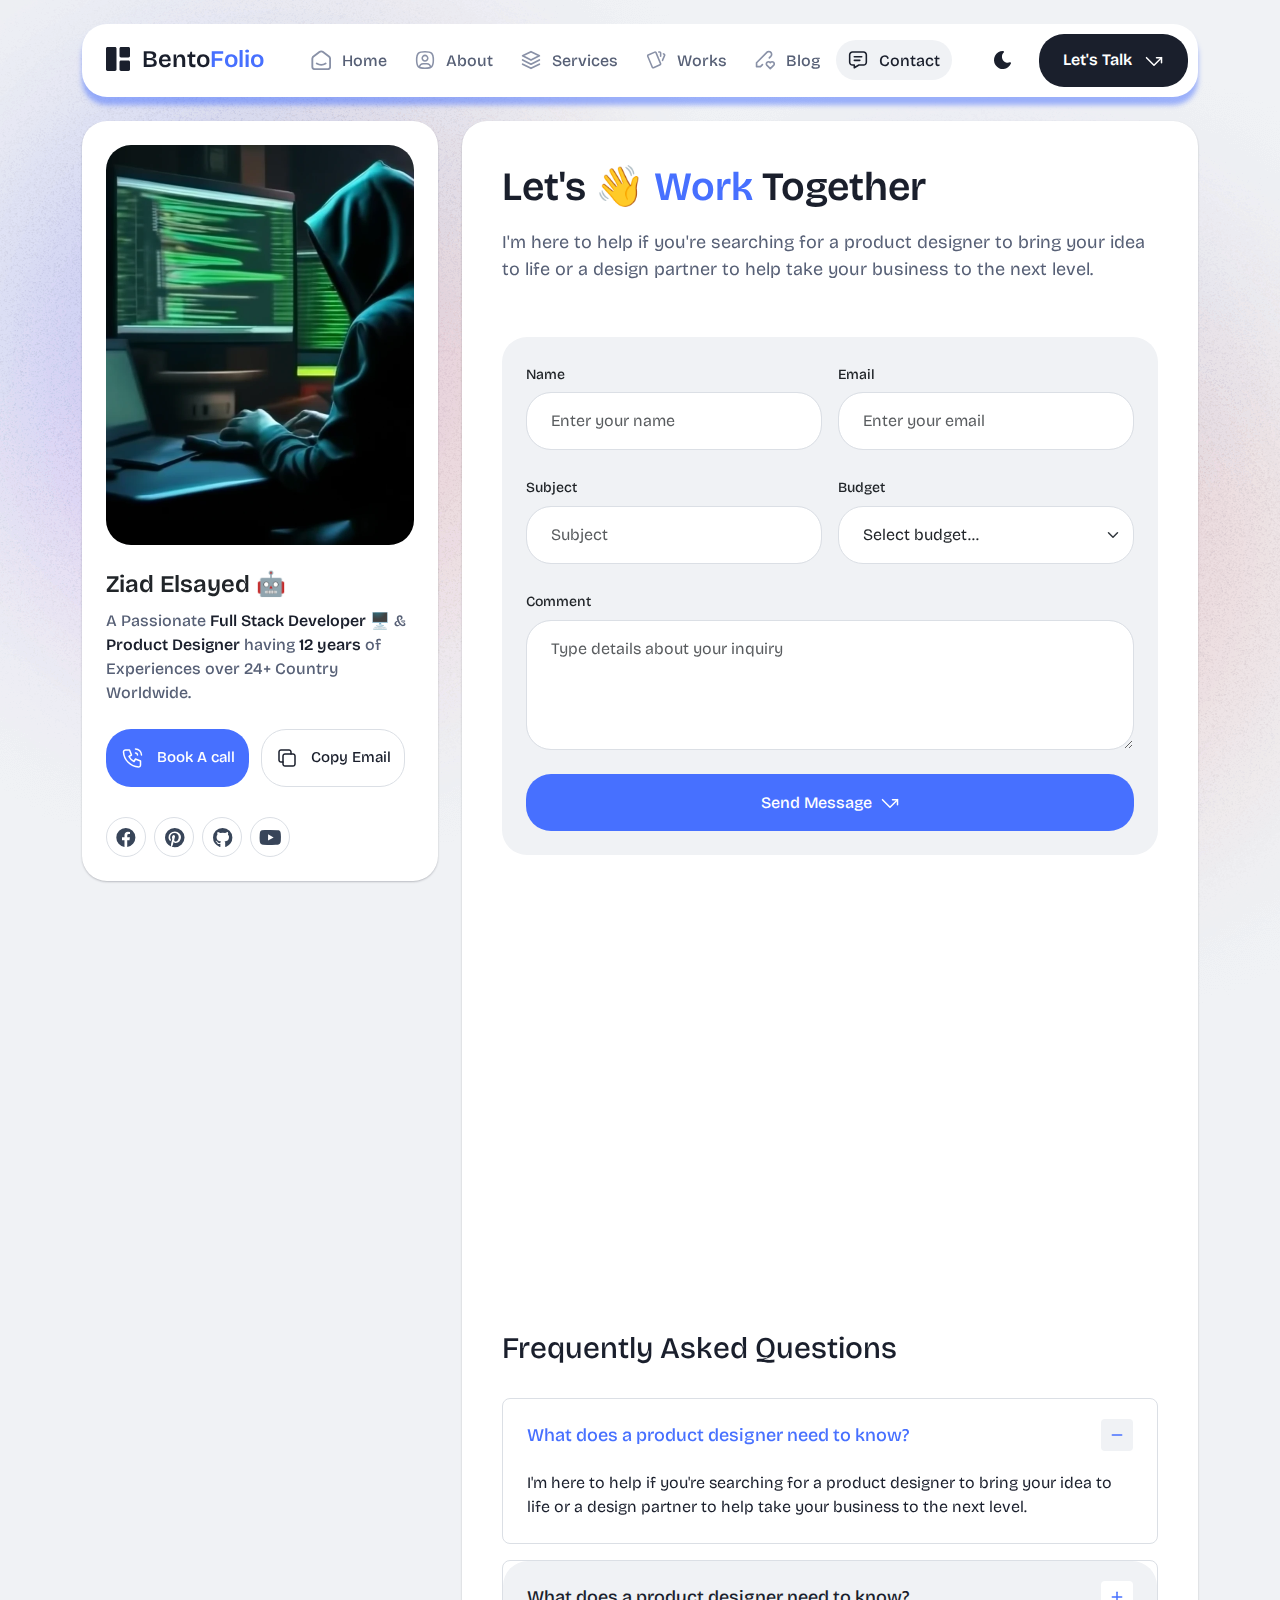
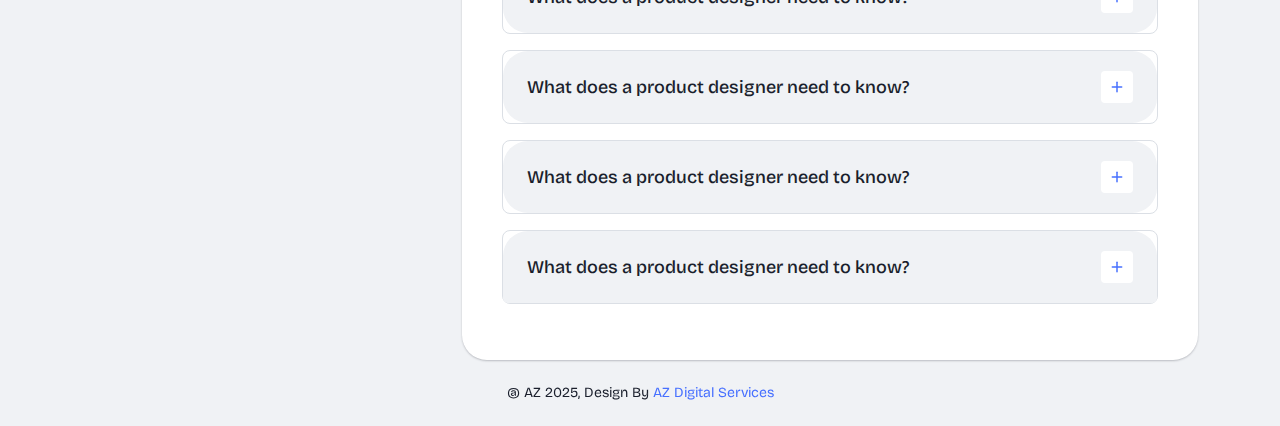
<file: contact.html>
<!DOCTYPE html>
<html lang="en">


<!-- Mirrored from marveltheme.com/tf/html/bentofolio-html/contact.html by HTTrack Website Copier/3.x [XR&CO'2014], Sat, 22 Feb 2025 16:23:22 GMT -->
<head>
  <meta charset="UTF-8">
  <meta http-equiv="X-UA-Compatible" content="IE=edge">
  <title>Bentofolio</title>
  <meta name="description" content="Bentofolio - Bootstrap Personal Portfolio Template">
  <meta name="viewport" content="width=device-width, initial-scale=1">

  <link rel="shortcut icon" type="image/x-icon" href="assets/img/logo.ico">
  <!-- Place favicon.ico in the root directory -->

  <!-- CSS here -->
  <link rel="stylesheet" href="assets/css/bootstrap.min.css">
  <link rel="stylesheet" href="assets/fontawsome/css/all.min.css">
  <link rel="stylesheet" href="assets/fontawsome/css/fontawesome.min.css">
  <link rel="stylesheet" href="assets/css/slick.css">
  <link rel="stylesheet" href="assets/css/magnific-popup.css">
  <link rel="stylesheet" href="assets/css/style.css">
  <link rel="stylesheet" href="assets/css/responsive.css">
</head>

<body>
  <div id="page-content">
    <!-- header part start -->
    <header class="header-area">
      <nav class="navbar">
        <div class="container">
          <div class="menu-container">
            <div class="logo">
              <a class="navbar-brand me-0" href="index.html">
                <svg width="24" height="24" viewBox="0 0 24 24" fill="none" xmlns="http://www.w3.org/2000/svg">
                  <path
                    d="M0 1.5C0 1.10218 0.158035 0.720644 0.43934 0.43934C0.720644 0.158035 1.10218 0 1.5 0L9 0C9.39782 0 9.77936 0.158035 10.0607 0.43934C10.342 0.720644 10.5 1.10218 10.5 1.5V22.5C10.5 22.8978 10.342 23.2794 10.0607 23.5607C9.77936 23.842 9.39782 24 9 24H1.5C1.10218 24 0.720644 23.842 0.43934 23.5607C0.158035 23.2794 0 22.8978 0 22.5V1.5ZM13.5 1.5C13.5 1.10218 13.658 0.720644 13.9393 0.43934C14.2206 0.158035 14.6022 0 15 0L22.5 0C22.8978 0 23.2794 0.158035 23.5607 0.43934C23.842 0.720644 24 1.10218 24 1.5V9C24 9.39782 23.842 9.77936 23.5607 10.0607C23.2794 10.342 22.8978 10.5 22.5 10.5H15C14.6022 10.5 14.2206 10.342 13.9393 10.0607C13.658 9.77936 13.5 9.39782 13.5 9V1.5ZM13.5 15C13.5 14.6022 13.658 14.2206 13.9393 13.9393C14.2206 13.658 14.6022 13.5 15 13.5H22.5C22.8978 13.5 23.2794 13.658 23.5607 13.9393C23.842 14.2206 24 14.6022 24 15V22.5C24 22.8978 23.842 23.2794 23.5607 23.5607C23.2794 23.842 22.8978 24 22.5 24H15C14.6022 24 14.2206 23.842 13.9393 23.5607C13.658 23.2794 13.5 22.8978 13.5 22.5V15Z"
                    class="logo-icon" />
                </svg>
                <span>Bento<span class="primary">Folio</span></span>
              </a>
            </div>
            <div class="navbar-main d-flex flex-grow-1">
              <div class="logo inner-logo d-block d-xl-none">
                <a class="navbar-brand me-0" href="index.html">
                  <svg width="24" height="24" viewBox="0 0 24 24" fill="none" xmlns="http://www.w3.org/2000/svg">
                    <path
                      d="M0 1.5C0 1.10218 0.158035 0.720644 0.43934 0.43934C0.720644 0.158035 1.10218 0 1.5 0L9 0C9.39782 0 9.77936 0.158035 10.0607 0.43934C10.342 0.720644 10.5 1.10218 10.5 1.5V22.5C10.5 22.8978 10.342 23.2794 10.0607 23.5607C9.77936 23.842 9.39782 24 9 24H1.5C1.10218 24 0.720644 23.842 0.43934 23.5607C0.158035 23.2794 0 22.8978 0 22.5V1.5ZM13.5 1.5C13.5 1.10218 13.658 0.720644 13.9393 0.43934C14.2206 0.158035 14.6022 0 15 0L22.5 0C22.8978 0 23.2794 0.158035 23.5607 0.43934C23.842 0.720644 24 1.10218 24 1.5V9C24 9.39782 23.842 9.77936 23.5607 10.0607C23.2794 10.342 22.8978 10.5 22.5 10.5H15C14.6022 10.5 14.2206 10.342 13.9393 10.0607C13.658 9.77936 13.5 9.39782 13.5 9V1.5ZM13.5 15C13.5 14.6022 13.658 14.2206 13.9393 13.9393C14.2206 13.658 14.6022 13.5 15 13.5H22.5C22.8978 13.5 23.2794 13.658 23.5607 13.9393C23.842 14.2206 24 14.6022 24 15V22.5C24 22.8978 23.842 23.2794 23.5607 23.5607C23.2794 23.842 22.8978 24 22.5 24H15C14.6022 24 14.2206 23.842 13.9393 23.5607C13.658 23.2794 13.5 22.8978 13.5 22.5V15Z"
                      class="logo-icon" />
                  </svg>
                  <span>Bento<span class="primary">Folio</span></span>
                </a>
              </div>
              <ul class="navbar-info mx-auto">
                <li class="nav-item">
                  <a class="nav-link" aria-current="page" href="index.html">
                    <svg class="nav-icon" viewBox="0 0 15 15" fill="none" xmlns="http://www.w3.org/2000/svg">
                      <path
                        d="M13.475 4.92481L9.03083 1.46814C8.64082 1.16473 8.1608 1 7.66667 1C7.17254 1 6.69251 1.16473 6.3025 1.46814L1.8575 4.92481C1.59037 5.13254 1.37424 5.39858 1.22563 5.7026C1.07701 6.00662 0.99984 6.34058 1 6.67897V12.679C1 13.121 1.17559 13.5449 1.48816 13.8575C1.80072 14.17 2.22464 14.3456 2.66667 14.3456H12.6667C13.1087 14.3456 13.5326 14.17 13.8452 13.8575C14.1577 13.5449 14.3333 13.121 14.3333 12.679V6.67897C14.3333 5.99314 14.0167 5.34564 13.475 4.92481Z"
                        stroke-width="1.4" stroke-linecap="round" stroke-linejoin="round" />
                      <path d="M10.9753 10.1665C9.13359 11.2773 6.14859 11.2773 4.30859 10.1665" stroke-width="1.4"
                        stroke-linecap="round" stroke-linejoin="round" />
                    </svg>

                    <span>Home</span>
                  </a>
                </li>
                <li class="nav-item">
                  <a class="nav-link" href="about.html">
                    <svg class="nav-icon" viewBox="0 0 18 18" fill="none" xmlns="http://www.w3.org/2000/svg">
                      <path
                        d="M9 9.8335C9.66304 9.8335 10.2989 9.5701 10.7678 9.10126C11.2366 8.63242 11.5 7.99654 11.5 7.3335C11.5 6.67045 11.2366 6.03457 10.7678 5.56573C10.2989 5.09689 9.66304 4.8335 9 4.8335C8.33696 4.8335 7.70107 5.09689 7.23223 5.56573C6.76339 6.03457 6.5 6.67045 6.5 7.3335C6.5 7.99654 6.76339 8.63242 7.23223 9.10126C7.70107 9.5701 8.33696 9.8335 9 9.8335Z"
                        stroke-width="1.4" stroke-linecap="round" stroke-linejoin="round" />
                      <path
                        d="M9 1.5C15 1.5 16.5 3 16.5 9C16.5 15 15 16.5 9 16.5C3 16.5 1.5 15 1.5 9C1.5 3 3 1.5 9 1.5Z"
                        stroke-width="1.4" stroke-linecap="round" stroke-linejoin="round" />
                      <path
                        d="M4 15.7085V15.6668C4 14.7828 4.35119 13.9349 4.97631 13.3098C5.60143 12.6847 6.44928 12.3335 7.33333 12.3335H10.6667C11.5507 12.3335 12.3986 12.6847 13.0237 13.3098C13.6488 13.9349 14 14.7828 14 15.6668V15.7085"
                        stroke-width="1.4" stroke-linecap="round" stroke-linejoin="round" />
                    </svg>
                    About
                  </a>
                </li>
                <li class="nav-item">
                  <a class="nav-link" href="services.html">
                    <svg class="nav-icon" viewBox="0 0 16 16" fill="none" xmlns="http://www.w3.org/2000/svg">
                      <path d="M7.99967 1.3335L1.33301 4.66683L7.99967 8.00016L14.6663 4.66683L7.99967 1.3335Z"
                        stroke-width="1.4" stroke-linecap="round" stroke-linejoin="round" />
                      <path d="M1.33301 8L7.99967 11.3333L14.6663 8" stroke-width="1.4" stroke-linecap="round"
                        stroke-linejoin="round" />
                      <path d="M1.33301 11.3335L7.99967 14.6668L14.6663 11.3335" stroke-width="1.4"
                        stroke-linecap="round" stroke-linejoin="round" />
                    </svg>
                    Services
                  </a>
                </li>
                <li class="nav-item">
                  <a class="nav-link" href="portfolio.html">
                    <svg class="nav-icon" viewBox="0 0 18 17" fill="none" xmlns="http://www.w3.org/2000/svg">
                      <path
                        d="M2.00326 3.99733L7.95159 1.40649C8.04974 1.36442 8.15533 1.34243 8.26212 1.34181C8.3689 1.34119 8.47473 1.36196 8.57337 1.40289C8.67201 1.44382 8.76145 1.50408 8.83642 1.58013C8.9114 1.65617 8.97039 1.74646 9.00992 1.84566L13.1133 11.764C13.1985 11.9651 13.2014 12.1917 13.1213 12.3949C13.0412 12.5982 12.8845 12.7618 12.6849 12.8507L6.73742 15.4415C6.63922 15.4837 6.53356 15.5058 6.42668 15.5065C6.3198 15.5072 6.21387 15.4864 6.11514 15.4455C6.0164 15.4046 5.92688 15.3442 5.85184 15.2681C5.7768 15.192 5.71778 15.1016 5.67826 15.0023L1.57492 5.08316C1.48963 4.88204 1.48673 4.65546 1.56684 4.45222C1.64696 4.24898 1.80367 4.08616 2.00326 3.99733Z"
                        stroke-width="1.4" stroke-linecap="round" stroke-linejoin="round" />
                      <path
                        d="M11.5 1.3335H12.3333C12.5543 1.3335 12.7663 1.42129 12.9226 1.57757C13.0789 1.73385 13.1667 1.94582 13.1667 2.16683V5.0835"
                        stroke-width="1.4" stroke-linecap="round" stroke-linejoin="round" />
                      <path
                        d="M15.6663 3C15.8863 3.09333 16.0997 3.18083 16.3063 3.2625C16.5098 3.34882 16.6706 3.51241 16.7534 3.71729C16.8362 3.92217 16.8343 4.15155 16.748 4.355L14.833 8.83334"
                        stroke-width="1.4" stroke-linecap="round" stroke-linejoin="round" />
                    </svg>
                    Works
                  </a>
                </li>
                <li class="nav-item">
                  <a class="nav-link" href="blog.html">
                    <svg class="nav-icon" viewBox="0 0 17 16" fill="none" xmlns="http://www.w3.org/2000/svg">
                      <path
                        d="M12.1663 6.16676L13.4163 4.91676C13.6352 4.69789 13.8088 4.43805 13.9273 4.15208C14.0457 3.86612 14.1067 3.55962 14.1067 3.25009C14.1067 2.94056 14.0457 2.63406 13.9273 2.3481C13.8088 2.06213 13.6352 1.80229 13.4163 1.58342C13.1975 1.36455 12.9376 1.19094 12.6517 1.07248C12.3657 0.954033 12.0592 0.893066 11.7497 0.893066C11.4401 0.893066 11.1336 0.954033 10.8477 1.07248C10.5617 1.19094 10.3019 1.36455 10.083 1.58342L1.33301 10.3334V13.6668H4.66634L6.33301 12.0001"
                        stroke-width="1.4" stroke-linecap="round" stroke-linejoin="round" />
                      <path
                        d="M13.0004 15.3335L15.7921 12.5968C15.9633 12.4307 16.0995 12.232 16.1926 12.0124C16.2857 11.7927 16.3339 11.5567 16.3343 11.3181C16.3347 11.0796 16.2873 10.8434 16.1948 10.6235C16.1024 10.4035 15.9669 10.2044 15.7963 10.0377C15.448 9.69712 14.9806 9.50602 14.4935 9.50509C14.0065 9.50415 13.5383 9.69346 13.1888 10.0327L13.0021 10.216L12.8163 10.0327C12.4681 9.69237 12.0008 9.50143 11.5139 9.50049C11.0271 9.49956 10.5591 9.68871 10.2096 10.0277C10.0383 10.1937 9.9021 10.3924 9.80891 10.612C9.71572 10.8316 9.66746 11.0677 9.667 11.3062C9.66653 11.5447 9.71386 11.781 9.80619 12.0009C9.89853 12.2209 10.034 12.4201 10.2046 12.5868L13.0004 15.3335Z"
                        stroke-width="1.4" stroke-linecap="round" stroke-linejoin="round" />
                    </svg>
                    Blog
                  </a>
                </li>
                <li class="nav-item">
                  <a class="nav-link active" href="contact.html">
                    <svg class="nav-icon" viewBox="0 0 18 17" fill="none" xmlns="http://www.w3.org/2000/svg">
                      <path d="M5.66699 5.5H12.3337" stroke-width="1.4" stroke-linecap="round"
                        stroke-linejoin="round" />
                      <path d="M5.66699 8.8335H10.667" stroke-width="1.4" stroke-linecap="round"
                        stroke-linejoin="round" />
                      <path
                        d="M14 1.3335C14.663 1.3335 15.2989 1.59689 15.7678 2.06573C16.2366 2.53457 16.5 3.17045 16.5 3.8335V10.5002C16.5 11.1632 16.2366 11.7991 15.7678 12.2679C15.2989 12.7368 14.663 13.0002 14 13.0002H9.83333L5.66667 15.5002V13.0002H4C3.33696 13.0002 2.70107 12.7368 2.23223 12.2679C1.76339 11.7991 1.5 11.1632 1.5 10.5002V3.8335C1.5 3.17045 1.76339 2.53457 2.23223 2.06573C2.70107 1.59689 3.33696 1.3335 4 1.3335H14Z"
                        stroke-width="1.4" stroke-linecap="round" stroke-linejoin="round" />
                    </svg>
                    Contact
                  </a>
                </li>
              </ul>
              <div class="header-right-info d-flex align-items-center">
                <button class="theme-control-btn">
                  <span class="dark">
                    <svg width="24" height="24" viewBox="0 0 24 24" fill="none" xmlns="http://www.w3.org/2000/svg">
                      <path
                        d="M11.8005 3C10.207 3.0003 8.64356 3.44286 7.27683 4.28049C5.91011 5.11811 4.79139 6.31937 4.04002 7.75612C3.28865 9.19288 2.93281 10.8112 3.01046 12.4386C3.08811 14.0659 3.59633 15.6411 4.48091 16.9963C5.3655 18.3514 6.59326 19.4356 8.03324 20.1333C9.47322 20.8309 11.0714 21.1157 12.6573 20.9574C14.2432 20.7991 15.7573 20.2036 17.0381 19.2344C18.319 18.2652 19.3185 16.9587 19.9301 15.4542C20.2302 14.7162 19.5111 13.9746 18.7875 14.2752C17.5475 14.7888 16.1706 14.8418 14.8963 14.425C13.622 14.0082 12.5308 13.1479 11.8126 11.9937C11.0943 10.8396 10.7943 9.4645 10.9648 8.10764C11.1353 6.75077 11.7655 5.49792 12.7458 4.5669L12.8136 4.4949C13.2986 3.9279 12.913 3.0072 12.1464 3.0072H11.9122L11.8524 3.0018L11.7996 3H11.8005Z"
                        fill="#1A1F2C" />
                    </svg>
                    <small class="theme-text d-block d-xl-none">Change appearance</small>
                  </span>
                  <span class="light">
                    <svg width="24" height="24" viewBox="0 0 24 24" fill="none" xmlns="http://www.w3.org/2000/svg">
                      <path
                        d="M12 19C12.2449 19 12.4813 19.09 12.6644 19.2527C12.8474 19.4155 12.9643 19.6397 12.993 19.883L13 20V21C12.9997 21.2549 12.9021 21.5 12.7272 21.6854C12.5522 21.8707 12.313 21.9822 12.0586 21.9972C11.8042 22.0121 11.5536 21.9293 11.3582 21.7657C11.1627 21.6021 11.0371 21.3701 11.007 21.117L11 21V20C11 19.7348 11.1054 19.4804 11.2929 19.2929C11.4804 19.1054 11.7348 19 12 19Z"
                        fill="#FD7E41" />
                      <path
                        d="M18.3127 16.9099L18.4067 16.9929L19.1067 17.6929C19.2861 17.8729 19.3902 18.1144 19.398 18.3683C19.4057 18.6223 19.3165 18.8697 19.1485 19.0602C18.9804 19.2508 18.7462 19.3702 18.4933 19.3943C18.2403 19.4184 17.9877 19.3454 17.7867 19.1899L17.6927 19.1069L16.9927 18.4069C16.8202 18.2347 16.7165 18.0053 16.7012 17.7619C16.6859 17.5186 16.76 17.278 16.9097 17.0855C17.0593 16.893 17.2741 16.7618 17.5137 16.7166C17.7533 16.6713 18.0012 16.7152 18.2107 16.8399L18.3127 16.9099Z"
                        fill="#FD7E41" />
                      <path
                        d="M7.00747 16.993C7.17965 17.1652 7.28308 17.3943 7.29836 17.6373C7.31364 17.8803 7.23972 18.1206 7.09047 18.313L7.00747 18.407L6.30747 19.107C6.12751 19.2863 5.88604 19.3905 5.63209 19.3982C5.37814 19.406 5.13076 19.3168 4.94019 19.1487C4.74963 18.9807 4.63017 18.7464 4.60607 18.4935C4.58198 18.2406 4.65506 17.988 4.81047 17.787L4.89347 17.693L5.59347 16.993C5.781 16.8055 6.03531 16.7002 6.30047 16.7002C6.56563 16.7002 6.81994 16.8055 7.00747 16.993Z"
                        fill="#FD7E41" />
                      <path
                        d="M3.99987 11C4.25475 11.0003 4.4999 11.0979 4.68524 11.2728C4.87057 11.4478 4.9821 11.687 4.99704 11.9414C5.01198 12.1958 4.92919 12.4464 4.7656 12.6418C4.60201 12.8373 4.36996 12.9629 4.11687 12.993L3.99987 13H2.99987C2.74499 12.9997 2.49984 12.9021 2.3145 12.7272C2.12916 12.5522 2.01763 12.313 2.0027 12.0586C1.98776 11.8042 2.07054 11.5536 2.23413 11.3582C2.39772 11.1627 2.62977 11.0371 2.88287 11.007L2.99987 11H3.99987Z"
                        fill="#FD7E41" />
                      <path
                        d="M20.9999 11C21.2547 11.0003 21.4999 11.0979 21.6852 11.2728C21.8706 11.4478 21.9821 11.687 21.997 11.9414C22.012 12.1958 21.9292 12.4464 21.7656 12.6418C21.602 12.8373 21.37 12.9629 21.1169 12.993L20.9999 13H19.9999C19.745 12.9997 19.4998 12.9021 19.3145 12.7272C19.1292 12.5522 19.0176 12.313 19.0027 12.0586C18.9878 11.8042 19.0705 11.5536 19.2341 11.3582C19.3977 11.1627 19.6298 11.0371 19.8829 11.007L19.9999 11H20.9999Z"
                        fill="#FD7E41" />
                      <path
                        d="M6.21264 4.80985L6.30664 4.89285L7.00664 5.59285C7.18599 5.77281 7.29011 6.01429 7.29787 6.26824C7.30562 6.52219 7.21642 6.76957 7.04839 6.96013C6.88036 7.1507 6.64609 7.27016 6.39316 7.29425C6.14024 7.31834 5.88763 7.24526 5.68664 7.08985L5.59264 7.00685L4.89264 6.30685C4.72073 6.13453 4.61757 5.90543 4.6025 5.66248C4.58744 5.41954 4.6615 5.17945 4.8108 4.98721C4.9601 4.79497 5.1744 4.66378 5.41351 4.61824C5.65262 4.57271 5.90013 4.61594 6.10964 4.73985L6.21264 4.80985Z"
                        fill="#FD7E41" />
                      <path
                        d="M19.1071 4.89288C19.2793 5.06508 19.3827 5.29418 19.398 5.5372C19.4132 5.78023 19.3393 6.02048 19.1901 6.21288L19.1071 6.30688L18.4071 7.00688C18.2271 7.18623 17.9856 7.29036 17.7317 7.29811C17.4777 7.30587 17.2304 7.21667 17.0398 7.04864C16.8492 6.8806 16.7298 6.64633 16.7057 6.39341C16.6816 6.14049 16.7547 5.88788 16.9101 5.68688L16.9931 5.59288L17.6931 4.89288C17.8806 4.70541 18.1349 4.6001 18.4001 4.6001C18.6652 4.6001 18.9196 4.70541 19.1071 4.89288Z"
                        fill="#FD7E41" />
                      <path
                        d="M12 2C12.2449 2.00003 12.4813 2.08996 12.6644 2.25272C12.8474 2.41547 12.9643 2.63975 12.993 2.883L13 3V4C12.9997 4.25488 12.9021 4.50003 12.7272 4.68537C12.5522 4.8707 12.313 4.98223 12.0586 4.99717C11.8042 5.01211 11.5536 4.92933 11.3582 4.76573C11.1627 4.60214 11.0371 4.3701 11.007 4.117L11 4V3C11 2.73478 11.1054 2.48043 11.2929 2.29289C11.4804 2.10536 11.7348 2 12 2Z"
                        fill="#FD7E41" />
                      <path
                        d="M12 7C12.9797 6.99994 13.9378 7.28769 14.7553 7.8275C15.5729 8.36731 16.2138 9.1354 16.5986 10.0364C16.9833 10.9373 17.0949 11.9315 16.9195 12.8953C16.7441 13.8592 16.2893 14.7502 15.6118 15.4579C14.9343 16.1655 14.0638 16.6585 13.1085 16.8756C12.1532 17.0928 11.1552 17.0245 10.2383 16.6793C9.3215 16.334 8.52629 15.7271 7.95146 14.9338C7.37663 14.1405 7.04752 13.1958 7.005 12.217L7 12L7.005 11.783C7.06092 10.4958 7.61161 9.27978 8.54222 8.38866C9.47284 7.49754 10.7115 7.00007 12 7Z"
                        fill="#FD7E41" />
                    </svg>
                    <small class="theme-text d-block d-xl-none">Change appearance</small>
                  </span>
                </button>
                <a href="contact.html" class="lets-talk-btn">
                  Let's Talk
                  <svg class="icon" width="20" height="20" viewBox="0 0 20 20" fill="none"
                    xmlns="http://www.w3.org/2000/svg">
                    <path d="M17.5 11.6665V6.6665H12.5" stroke="white" stroke-width="1.5" stroke-linecap="round"
                      stroke-linejoin="round" />
                    <path d="M17.5 6.6665L10 14.1665L2.5 6.6665" stroke="white" stroke-width="1.5"
                      stroke-linecap="round" stroke-linejoin="round" />
                  </svg>
                </a>
              </div>
            </div>
            <div class="mobile-menu-overlay d-block d-lg-none"></div>
            <div class="mobile-menu-control-bar d-block d-xl-none">
              <button class="mobile-menu-control-bar">
                <i class="fas fa-bars"></i>
              </button>
            </div>
          </div>
        </div>
      </nav>
    </header>
    <!-- header part end -->

    <!-- main area part start -->
    <main>

      <section class="content-box-area mt-4">
        <div class="container">
          <div class="row g-4">
            <div class="col-xl-4">
              <div class="card profile-card">
                <div class="card-body">
                  <div class="image text-center">
                    <img src="assets/img/images/profile.png" alt="profile">
                  </div>
                  <div class="text">
                    <h3 class="card-title">Ziad Elsayed 🤖</h3>
                    <p>A Passionate <span>Full Stack Developer</span> 🖥️ & <span>Product Designer</span> having
                      <span>12
                        years</span> of Experiences over 24+
                      Country Worldwide.</p>
                    <div class="common-button-groups">
                      <a class="btn btn-call" href="#">
                        <svg class="icon" width="25" height="24" viewBox="0 0 25 24" fill="none"
                          xmlns="http://www.w3.org/2000/svg">
                          <path
                            d="M5.5 4H9.5L11.5 9L9 10.5C10.071 12.6715 11.8285 14.429 14 15.5L15.5 13L20.5 15V19C20.5 19.5304 20.2893 20.0391 19.9142 20.4142C19.5391 20.7893 19.0304 21 18.5 21C14.5993 20.763 10.9202 19.1065 8.15683 16.3432C5.3935 13.5798 3.73705 9.90074 3.5 6C3.5 5.46957 3.71071 4.96086 4.08579 4.58579C4.46086 4.21071 4.96957 4 5.5 4Z"
                            stroke="white" stroke-width="1.5" stroke-linecap="round" stroke-linejoin="round" />
                          <path
                            d="M15.5 7C16.0304 7 16.5391 7.21071 16.9142 7.58579C17.2893 7.96086 17.5 8.46957 17.5 9"
                            stroke="white" stroke-width="1.5" stroke-linecap="round" stroke-linejoin="round" />
                          <path d="M15.5 3C17.0913 3 18.6174 3.63214 19.7426 4.75736C20.8679 5.88258 21.5 7.4087 21.5 9"
                            stroke="white" stroke-width="1.5" stroke-linecap="round" stroke-linejoin="round" />
                        </svg>
                        Book A call
                      </a>
                      <button class="btn btn-copy" data-clipboard-text="example@example.com">
                        <svg class="icon" width="24" height="24" viewBox="0 0 24 24" fill="none"
                          xmlns="http://www.w3.org/2000/svg">
                          <path
                            d="M8 10C8 9.46957 8.21071 8.96086 8.58579 8.58579C8.96086 8.21071 9.46957 8 10 8H18C18.5304 8 19.0391 8.21071 19.4142 8.58579C19.7893 8.96086 20 9.46957 20 10V18C20 18.5304 19.7893 19.0391 19.4142 19.4142C19.0391 19.7893 18.5304 20 18 20H10C9.46957 20 8.96086 19.7893 8.58579 19.4142C8.21071 19.0391 8 18.5304 8 18V10Z"
                            stroke-width="1.5" stroke-linecap="round" stroke-linejoin="round" />
                          <path
                            d="M16 8V6C16 5.46957 15.7893 4.96086 15.4142 4.58579C15.0391 4.21071 14.5304 4 14 4H6C5.46957 4 4.96086 4.21071 4.58579 4.58579C4.21071 4.96086 4 5.46957 4 6V14C4 14.5304 4.21071 15.0391 4.58579 15.4142C4.96086 15.7893 5.46957 16 6 16H8"
                            stroke-width="1.5" stroke-linecap="round" stroke-linejoin="round" />
                        </svg>
                        Copy Email
                      </button>
                    </div>
                    <div class="social-media-icon">
                      <ul class="list-unstyled">
                        <li><a href="#"><i class="fab fa-facebook"></i></a></li>
                        <li><a href="#"><i class="fab fa-pinterest"></i></a></li>
                        <li><a href="#"><i class="fab fa-github"></i></a></li>
                        <li><a href="#"><i class="fab fa-youtube"></i></a></li>
                      </ul>
                    </div>
                  </div>
                </div>
              </div>
            </div>
            <div class="col-xl-8">
              <div class="card content-box-card">
                <div class="card-body portfolio-card contact-card">
                  <div class="top-info">
                    <div class="text">
                      <h1 class="main-title">Let's 👋 <span>Work</span> Together</h1>
                      <p>I'm here to help if you're searching for a product designer to bring your idea to life or a
                        design partner to help take your business to the next level.</p>
                    </div>
                  </div>
                  <div class="contact-area">
                    <div class="leave-comments-area">
                      <div class="comments-box">
                        <form id="contact-form" action="https://marveltheme.com/tf/html/bentofolio-html/assets/mail.php" method="POST">
                          <div class="row gx-3">
                            <div class="col-md-6">
                              <div class="mb-4">
                                <label class="form-label">Name</label>
                                <input name="name" required type="text" class="form-control shadow-none" placeholder="Enter your name">
                              </div>
                            </div>
                            <div class="col-md-6">
                              <div class="mb-4">
                                <label class="form-label">Email</label>
                                <input name="email" required type="email" class="form-control shadow-none" placeholder="Enter your email">
                              </div>
                            </div>
                            <div class="col-md-6">
                              <div class="mb-4">
                                <label class="form-label">Subject</label>
                                <input name="subject" required type="text" class="form-control shadow-none" placeholder="Subject">
                              </div>
                            </div>
                            <div class="col-md-6">
                              <div class="mb-4">
                                <label class="form-label">Budget</label>
                                <select name="budget" required class="form-select shadow-none">
                                  <option disabled selected>Select budget...</option>
                                  <option value="$5000">$5000</option>
                                  <option value="$5000 - $1000">$5000 - $10000</option>
                                  <option value="$10000 - $2000">$10000 - $20000</option>
                                  <option value="$20000">$20000+</option>
                                </select>
                              </div>
                            </div>
                            <div class="col-md-12">
                              <div class="mb-4">
                                <label class="form-label">Comment</label>
                                <textarea name="message" class="form-control shadow-none" rows="4"
                                  placeholder="Type details about your inquiry"></textarea>
                              </div>
                            </div>
                            <div class="col-md-12">
                              <button class="submit-btn" type="submit">
                                Send Message
                                <svg class="icon" width="20" height="20" viewBox="0 0 20 20" fill="none"
                                  xmlns="http://www.w3.org/2000/svg">
                                  <path d="M17.5 11.6665V6.6665H12.5" stroke="white" stroke-width="1.5"
                                    stroke-linecap="round" stroke-linejoin="round"></path>
                                  <path d="M17.5 6.6665L10 14.1665L2.5 6.6665" stroke="white" stroke-width="1.5"
                                    stroke-linecap="round" stroke-linejoin="round"></path>
                                </svg>
                              </button>
                            </div>
                          </div>
                        </form>
                        <p class="ajax-response mb-0"></p>
                      </div>
                    </div>
                    <div class="contact-map-area">
                      <iframe
                        src="https://www.google.com/maps/embed?pb=!1m18!1m12!1m3!1d193595.25280012016!2d-74.14448732737499!3d40.69763123331177!2m3!1f0!2f0!3f0!3m2!1i1024!2i768!4f13.1!3m3!1m2!1s0x89c24fa5d33f083b%3A0xc80b8f06e177fe62!2sNew%20York%2C%20NY%2C%20USA!5e0!3m2!1sen!2sbd!4v1711832776336!5m2!1sen!2sbd"
                        allowfullscreen="" loading="lazy" referrerpolicy="no-referrer-when-downgrade"></iframe>
                    </div>
                    <div class="frequently-asked-questions">
                      <h2 class="main-common-title">Frequently Asked Questions
                      </h2>
                      <div class="frequently-asked-questions-main">
                        <div class="accordion" id="accordionExample">
                          <div class="accordion-item">
                            <h4 class="accordion-header" id="headingOne">
                              <button class="accordion-button" type="button" data-bs-toggle="collapse"
                                data-bs-target="#collapseOne" aria-expanded="true" aria-controls="collapseOne">
                                What does a product designer need to know?
                                <span class="ms-auto">
                                  <span class="icon ms-4">
                                    <img class="icon-plus" src="assets/img/icons/plus.svg" alt="plus">
                                    <img class="icon-minus d-none" src="assets/img/icons/minus.svg" alt="minus">
                                  </span>
                                </span>
                              </button>
                            </h4>
                            <div id="collapseOne" class="accordion-collapse collapse show" aria-labelledby="headingOne"
                              data-bs-parent="#accordionExample">
                              <div class="accordion-body">
                                <p>I'm here to help if you're searching for a product designer to bring your idea to
                                  life
                                  or a design partner to help take your business to the next level.</p>
                              </div>
                            </div>
                          </div>
                          <div class="accordion-item">
                            <h4 class="accordion-header" id="headingTwo">
                              <button class="accordion-button collapsed" type="button" data-bs-toggle="collapse"
                                data-bs-target="#collapseTwo" aria-expanded="false" aria-controls="collapseTwo">
                                What does a product designer need to know?
                                <span class="ms-auto">
                                  <span class="icon ms-4">
                                    <img class="icon-plus" src="assets/img/icons/plus.svg" alt="plus">
                                    <img class="icon-minus d-none" src="assets/img/icons/minus.svg" alt="minus">
                                  </span>
                                </span>
                              </button>
                            </h4>
                            <div id="collapseTwo" class="accordion-collapse collapse" aria-labelledby="headingTwo"
                              data-bs-parent="#accordionExample">
                              <div class="accordion-body">
                                <p>I'm here to help if you're searching for a product designer to bring your idea to
                                  life
                                  or
                                  a design partner to help take your business to the next level.</p>
                              </div>
                            </div>
                          </div>
                          <div class="accordion-item">
                            <h4 class="accordion-header" id="headingThree">
                              <button class="accordion-button collapsed" type="button" data-bs-toggle="collapse"
                                data-bs-target="#collapseThree" aria-expanded="false" aria-controls="collapseThree">
                                What does a product designer need to know?
                                <span class="ms-auto">
                                  <span class="icon ms-4">
                                    <img class="icon-plus" src="assets/img/icons/plus.svg" alt="plus">
                                    <img class="icon-minus d-none" src="assets/img/icons/minus.svg" alt="minus">
                                  </span>
                                </span>
                              </button>
                            </h4>
                            <div id="collapseThree" class="accordion-collapse collapse" aria-labelledby="headingThree"
                              data-bs-parent="#accordionExample">
                              <div class="accordion-body">
                                <p>I'm here to help if you're searching for a product designer to bring your idea to
                                  life
                                  or
                                  a design partner to help take your business to the next level.</p>
                              </div>
                            </div>
                          </div>
                          <div class="accordion-item">
                            <h4 class="accordion-header" id="headingFour">
                              <button class="accordion-button collapsed" type="button" data-bs-toggle="collapse"
                                data-bs-target="#collapseFour" aria-expanded="false" aria-controls="collapseFour">
                                What does a product designer need to know?
                                <span class="ms-auto">
                                  <span class="icon ms-4">
                                    <img class="icon-plus" src="assets/img/icons/plus.svg" alt="plus">
                                    <img class="icon-minus d-none" src="assets/img/icons/minus.svg" alt="minus">
                                  </span>
                                </span>
                              </button>
                            </h4>
                            <div id="collapseFour" class="accordion-collapse collapse" aria-labelledby="headingFour"
                              data-bs-parent="#accordionExample">
                              <div class="accordion-body">
                                <p>I'm here to help if you're searching for a product designer to bring your idea to
                                  life
                                  or
                                  a design partner to help take your business to the next level.</p>
                              </div>
                            </div>
                          </div>
                          <div class="accordion-item">
                            <h4 class="accordion-header" id="headingFive">
                              <button class="accordion-button collapsed" type="button" data-bs-toggle="collapse"
                                data-bs-target="#collapseFive" aria-expanded="false" aria-controls="collapseFive">
                                What does a product designer need to know?
                                <span class="ms-auto">
                                  <span class="icon ms-4">
                                    <img class="icon-plus" src="assets/img/icons/plus.svg" alt="plus">
                                    <img class="icon-minus d-none" src="assets/img/icons/minus.svg" alt="minus">
                                  </span>
                                </span>
                              </button>
                            </h4>
                            <div id="collapseFive" class="accordion-collapse collapse" aria-labelledby="headingFive"
                              data-bs-parent="#accordionExample">
                              <div class="accordion-body">
                                <p>I'm here to help if you're searching for a product designer to bring your idea to
                                  life
                                  or
                                  a design partner to help take your business to the next level.</p>
                              </div>
                            </div>
                          </div>
                        </div>
                      </div>
                    </div>
                  </div>
                </div>
              </div>
            </div>
          </div>
        </div>
      </section>

      <!-- background shape area start -->
      <div class="background-shapes">
        <div class="shape-1 common-shape">
          <img src="assets/img/bg/banner-shape-1.png" alt="banner-shape-1">
        </div>
        <div class="shape-2 common-shape">
          <img src="assets/img/bg/banner-shape-1.png" alt="banner-shape-1">
        </div>
        <div class="threed-shape-1 move-with-cursor" data-value="1">
          <img src="assets/img/bg/object-3d-1.png" alt="object-3d-1">
        </div>
        <div class="threed-shape-2 move-with-cursor" data-value="1">
          <img src="assets/img/bg/object-3d-2.png" alt="object-3d-2">
        </div>
      </div>
      <!-- background shape area end -->
    </main>
    <!-- main area part end -->

    <!-- footer part start -->
    <footer class="footer-area">
      <div class="container">
        <div class="text text-center">
          <p>@ AZ 2025, Design By <a href="https://az-digital-services.com">AZ Digital Services</a></p>
        </div>
      </div>
    </footer>
    <!-- footer part end -->
  </div>

  <!-- JS here -->
  <script src="assets/js/vendor/jquery-3.6.0.min.js"></script>
  <script src="assets/js/bootstrap.bundle.min.js"></script>
  <script src="assets/js/jquery.magnific-popup.min.js"></script>
  <script src="assets/js/ajax-form.js"></script>
  <script src="assets/js/clipboard.min.js"></script>
  <script src="assets/js/slick.min.js"></script>
  <script src="assets/js/script.js"></script>
</body>



<!-- Mirrored from marveltheme.com/tf/html/bentofolio-html/contact.html by HTTrack Website Copier/3.x [XR&CO'2014], Sat, 22 Feb 2025 16:23:22 GMT -->
</html>
</file>
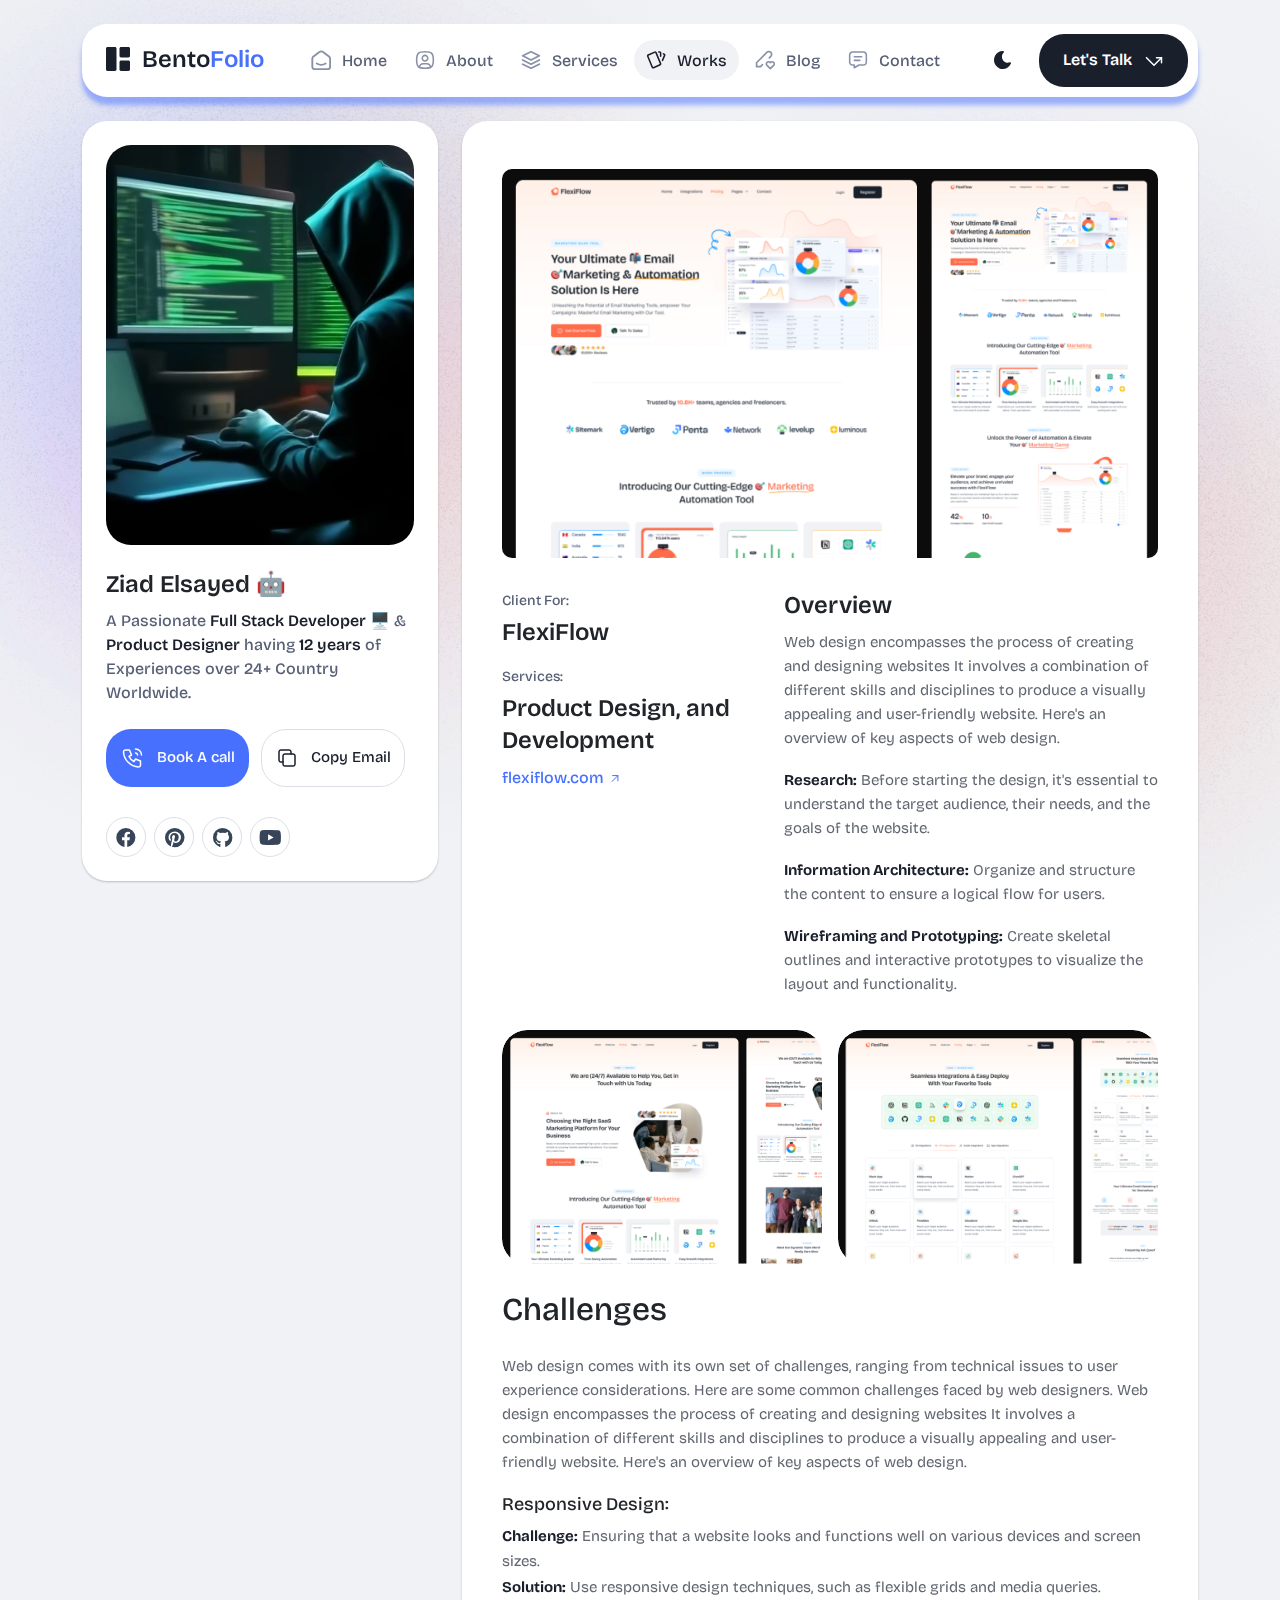
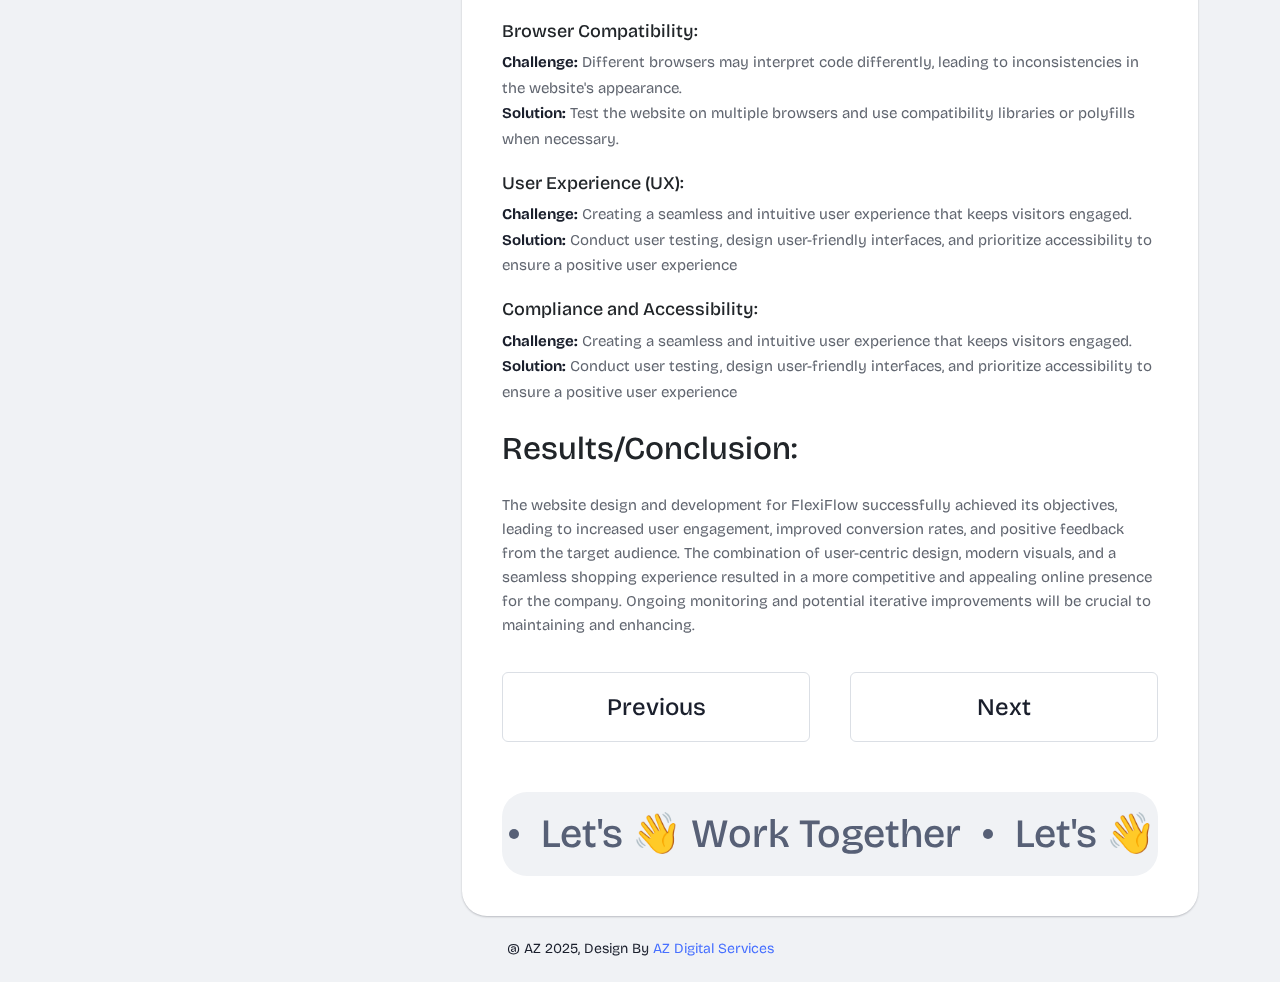
<file: portfolio-details.html>
<!DOCTYPE html>
<html lang="en">


<!-- Mirrored from marveltheme.com/tf/html/bentofolio-html/portfolio-details.html by HTTrack Website Copier/3.x [XR&CO'2014], Sat, 22 Feb 2025 16:23:23 GMT -->
<head>
  <meta charset="UTF-8">
  <meta http-equiv="X-UA-Compatible" content="IE=edge">
  <title>Bentofolio</title>
  <meta name="description" content="Bentofolio - Bootstrap Personal Portfolio Template">
  <meta name="viewport" content="width=device-width, initial-scale=1">

  <link rel="shortcut icon" type="image/x-icon" href="assets/img/logo.ico">
  <!-- Place favicon.ico in the root directory -->

  <!-- CSS here -->
  <link rel="stylesheet" href="assets/css/bootstrap.min.css">
  <link rel="stylesheet" href="assets/fontawsome/css/all.min.css">
  <link rel="stylesheet" href="assets/fontawsome/css/fontawesome.min.css">
  <link rel="stylesheet" href="assets/css/slick.css">
  <link rel="stylesheet" href="assets/css/magnific-popup.css">
  <link rel="stylesheet" href="assets/css/style.css">
  <link rel="stylesheet" href="assets/css/responsive.css">
</head>

<body>
  <div id="page-content">
    <!-- header part start -->
    <header class="header-area">
      <nav class="navbar">
        <div class="container">
          <div class="menu-container">
            <div class="logo">
              <a class="navbar-brand me-0" href="index.html">
                <svg width="24" height="24" viewBox="0 0 24 24" fill="none" xmlns="http://www.w3.org/2000/svg">
                  <path
                    d="M0 1.5C0 1.10218 0.158035 0.720644 0.43934 0.43934C0.720644 0.158035 1.10218 0 1.5 0L9 0C9.39782 0 9.77936 0.158035 10.0607 0.43934C10.342 0.720644 10.5 1.10218 10.5 1.5V22.5C10.5 22.8978 10.342 23.2794 10.0607 23.5607C9.77936 23.842 9.39782 24 9 24H1.5C1.10218 24 0.720644 23.842 0.43934 23.5607C0.158035 23.2794 0 22.8978 0 22.5V1.5ZM13.5 1.5C13.5 1.10218 13.658 0.720644 13.9393 0.43934C14.2206 0.158035 14.6022 0 15 0L22.5 0C22.8978 0 23.2794 0.158035 23.5607 0.43934C23.842 0.720644 24 1.10218 24 1.5V9C24 9.39782 23.842 9.77936 23.5607 10.0607C23.2794 10.342 22.8978 10.5 22.5 10.5H15C14.6022 10.5 14.2206 10.342 13.9393 10.0607C13.658 9.77936 13.5 9.39782 13.5 9V1.5ZM13.5 15C13.5 14.6022 13.658 14.2206 13.9393 13.9393C14.2206 13.658 14.6022 13.5 15 13.5H22.5C22.8978 13.5 23.2794 13.658 23.5607 13.9393C23.842 14.2206 24 14.6022 24 15V22.5C24 22.8978 23.842 23.2794 23.5607 23.5607C23.2794 23.842 22.8978 24 22.5 24H15C14.6022 24 14.2206 23.842 13.9393 23.5607C13.658 23.2794 13.5 22.8978 13.5 22.5V15Z"
                    class="logo-icon" />
                </svg>
                <span>Bento<span class="primary">Folio</span></span>
              </a>
            </div>
            <div class="navbar-main d-flex flex-grow-1">
              <div class="logo inner-logo d-block d-xl-none">
                <a class="navbar-brand me-0" href="index.html">
                  <svg width="24" height="24" viewBox="0 0 24 24" fill="none" xmlns="http://www.w3.org/2000/svg">
                    <path
                      d="M0 1.5C0 1.10218 0.158035 0.720644 0.43934 0.43934C0.720644 0.158035 1.10218 0 1.5 0L9 0C9.39782 0 9.77936 0.158035 10.0607 0.43934C10.342 0.720644 10.5 1.10218 10.5 1.5V22.5C10.5 22.8978 10.342 23.2794 10.0607 23.5607C9.77936 23.842 9.39782 24 9 24H1.5C1.10218 24 0.720644 23.842 0.43934 23.5607C0.158035 23.2794 0 22.8978 0 22.5V1.5ZM13.5 1.5C13.5 1.10218 13.658 0.720644 13.9393 0.43934C14.2206 0.158035 14.6022 0 15 0L22.5 0C22.8978 0 23.2794 0.158035 23.5607 0.43934C23.842 0.720644 24 1.10218 24 1.5V9C24 9.39782 23.842 9.77936 23.5607 10.0607C23.2794 10.342 22.8978 10.5 22.5 10.5H15C14.6022 10.5 14.2206 10.342 13.9393 10.0607C13.658 9.77936 13.5 9.39782 13.5 9V1.5ZM13.5 15C13.5 14.6022 13.658 14.2206 13.9393 13.9393C14.2206 13.658 14.6022 13.5 15 13.5H22.5C22.8978 13.5 23.2794 13.658 23.5607 13.9393C23.842 14.2206 24 14.6022 24 15V22.5C24 22.8978 23.842 23.2794 23.5607 23.5607C23.2794 23.842 22.8978 24 22.5 24H15C14.6022 24 14.2206 23.842 13.9393 23.5607C13.658 23.2794 13.5 22.8978 13.5 22.5V15Z"
                      class="logo-icon" />
                  </svg>
                  <span>Bento<span class="primary">Folio</span></span>
                </a>
              </div>
              <ul class="navbar-info mx-auto">
                <li class="nav-item">
                  <a class="nav-link" aria-current="page" href="index.html">
                    <svg class="nav-icon" viewBox="0 0 15 15" fill="none" xmlns="http://www.w3.org/2000/svg">
                      <path
                        d="M13.475 4.92481L9.03083 1.46814C8.64082 1.16473 8.1608 1 7.66667 1C7.17254 1 6.69251 1.16473 6.3025 1.46814L1.8575 4.92481C1.59037 5.13254 1.37424 5.39858 1.22563 5.7026C1.07701 6.00662 0.99984 6.34058 1 6.67897V12.679C1 13.121 1.17559 13.5449 1.48816 13.8575C1.80072 14.17 2.22464 14.3456 2.66667 14.3456H12.6667C13.1087 14.3456 13.5326 14.17 13.8452 13.8575C14.1577 13.5449 14.3333 13.121 14.3333 12.679V6.67897C14.3333 5.99314 14.0167 5.34564 13.475 4.92481Z"
                        stroke-width="1.4" stroke-linecap="round" stroke-linejoin="round" />
                      <path d="M10.9753 10.1665C9.13359 11.2773 6.14859 11.2773 4.30859 10.1665" stroke-width="1.4"
                        stroke-linecap="round" stroke-linejoin="round" />
                    </svg>

                    <span>Home</span>
                  </a>
                </li>
                <li class="nav-item">
                  <a class="nav-link" href="about.html">
                    <svg class="nav-icon" viewBox="0 0 18 18" fill="none" xmlns="http://www.w3.org/2000/svg">
                      <path
                        d="M9 9.8335C9.66304 9.8335 10.2989 9.5701 10.7678 9.10126C11.2366 8.63242 11.5 7.99654 11.5 7.3335C11.5 6.67045 11.2366 6.03457 10.7678 5.56573C10.2989 5.09689 9.66304 4.8335 9 4.8335C8.33696 4.8335 7.70107 5.09689 7.23223 5.56573C6.76339 6.03457 6.5 6.67045 6.5 7.3335C6.5 7.99654 6.76339 8.63242 7.23223 9.10126C7.70107 9.5701 8.33696 9.8335 9 9.8335Z"
                        stroke-width="1.4" stroke-linecap="round" stroke-linejoin="round" />
                      <path
                        d="M9 1.5C15 1.5 16.5 3 16.5 9C16.5 15 15 16.5 9 16.5C3 16.5 1.5 15 1.5 9C1.5 3 3 1.5 9 1.5Z"
                        stroke-width="1.4" stroke-linecap="round" stroke-linejoin="round" />
                      <path
                        d="M4 15.7085V15.6668C4 14.7828 4.35119 13.9349 4.97631 13.3098C5.60143 12.6847 6.44928 12.3335 7.33333 12.3335H10.6667C11.5507 12.3335 12.3986 12.6847 13.0237 13.3098C13.6488 13.9349 14 14.7828 14 15.6668V15.7085"
                        stroke-width="1.4" stroke-linecap="round" stroke-linejoin="round" />
                    </svg>
                    About
                  </a>
                </li>
                <li class="nav-item">
                  <a class="nav-link" href="services.html">
                    <svg class="nav-icon" viewBox="0 0 16 16" fill="none" xmlns="http://www.w3.org/2000/svg">
                      <path d="M7.99967 1.3335L1.33301 4.66683L7.99967 8.00016L14.6663 4.66683L7.99967 1.3335Z"
                        stroke-width="1.4" stroke-linecap="round" stroke-linejoin="round" />
                      <path d="M1.33301 8L7.99967 11.3333L14.6663 8" stroke-width="1.4" stroke-linecap="round"
                        stroke-linejoin="round" />
                      <path d="M1.33301 11.3335L7.99967 14.6668L14.6663 11.3335" stroke-width="1.4"
                        stroke-linecap="round" stroke-linejoin="round" />
                    </svg>
                    Services
                  </a>
                </li>
                <li class="nav-item">
                  <a class="nav-link active" href="portfolio.html">
                    <svg class="nav-icon" viewBox="0 0 18 17" fill="none" xmlns="http://www.w3.org/2000/svg">
                      <path
                        d="M2.00326 3.99733L7.95159 1.40649C8.04974 1.36442 8.15533 1.34243 8.26212 1.34181C8.3689 1.34119 8.47473 1.36196 8.57337 1.40289C8.67201 1.44382 8.76145 1.50408 8.83642 1.58013C8.9114 1.65617 8.97039 1.74646 9.00992 1.84566L13.1133 11.764C13.1985 11.9651 13.2014 12.1917 13.1213 12.3949C13.0412 12.5982 12.8845 12.7618 12.6849 12.8507L6.73742 15.4415C6.63922 15.4837 6.53356 15.5058 6.42668 15.5065C6.3198 15.5072 6.21387 15.4864 6.11514 15.4455C6.0164 15.4046 5.92688 15.3442 5.85184 15.2681C5.7768 15.192 5.71778 15.1016 5.67826 15.0023L1.57492 5.08316C1.48963 4.88204 1.48673 4.65546 1.56684 4.45222C1.64696 4.24898 1.80367 4.08616 2.00326 3.99733Z"
                        stroke-width="1.4" stroke-linecap="round" stroke-linejoin="round" />
                      <path
                        d="M11.5 1.3335H12.3333C12.5543 1.3335 12.7663 1.42129 12.9226 1.57757C13.0789 1.73385 13.1667 1.94582 13.1667 2.16683V5.0835"
                        stroke-width="1.4" stroke-linecap="round" stroke-linejoin="round" />
                      <path
                        d="M15.6663 3C15.8863 3.09333 16.0997 3.18083 16.3063 3.2625C16.5098 3.34882 16.6706 3.51241 16.7534 3.71729C16.8362 3.92217 16.8343 4.15155 16.748 4.355L14.833 8.83334"
                        stroke-width="1.4" stroke-linecap="round" stroke-linejoin="round" />
                    </svg>
                    Works
                  </a>
                </li>
                <li class="nav-item">
                  <a class="nav-link" href="blog.html">
                    <svg class="nav-icon" viewBox="0 0 17 16" fill="none" xmlns="http://www.w3.org/2000/svg">
                      <path
                        d="M12.1663 6.16676L13.4163 4.91676C13.6352 4.69789 13.8088 4.43805 13.9273 4.15208C14.0457 3.86612 14.1067 3.55962 14.1067 3.25009C14.1067 2.94056 14.0457 2.63406 13.9273 2.3481C13.8088 2.06213 13.6352 1.80229 13.4163 1.58342C13.1975 1.36455 12.9376 1.19094 12.6517 1.07248C12.3657 0.954033 12.0592 0.893066 11.7497 0.893066C11.4401 0.893066 11.1336 0.954033 10.8477 1.07248C10.5617 1.19094 10.3019 1.36455 10.083 1.58342L1.33301 10.3334V13.6668H4.66634L6.33301 12.0001"
                        stroke-width="1.4" stroke-linecap="round" stroke-linejoin="round" />
                      <path
                        d="M13.0004 15.3335L15.7921 12.5968C15.9633 12.4307 16.0995 12.232 16.1926 12.0124C16.2857 11.7927 16.3339 11.5567 16.3343 11.3181C16.3347 11.0796 16.2873 10.8434 16.1948 10.6235C16.1024 10.4035 15.9669 10.2044 15.7963 10.0377C15.448 9.69712 14.9806 9.50602 14.4935 9.50509C14.0065 9.50415 13.5383 9.69346 13.1888 10.0327L13.0021 10.216L12.8163 10.0327C12.4681 9.69237 12.0008 9.50143 11.5139 9.50049C11.0271 9.49956 10.5591 9.68871 10.2096 10.0277C10.0383 10.1937 9.9021 10.3924 9.80891 10.612C9.71572 10.8316 9.66746 11.0677 9.667 11.3062C9.66653 11.5447 9.71386 11.781 9.80619 12.0009C9.89853 12.2209 10.034 12.4201 10.2046 12.5868L13.0004 15.3335Z"
                        stroke-width="1.4" stroke-linecap="round" stroke-linejoin="round" />
                    </svg>
                    Blog
                  </a>
                </li>
                <li class="nav-item">
                  <a class="nav-link" href="contact.html">
                    <svg class="nav-icon" viewBox="0 0 18 17" fill="none" xmlns="http://www.w3.org/2000/svg">
                      <path d="M5.66699 5.5H12.3337" stroke-width="1.4" stroke-linecap="round"
                        stroke-linejoin="round" />
                      <path d="M5.66699 8.8335H10.667" stroke-width="1.4" stroke-linecap="round"
                        stroke-linejoin="round" />
                      <path
                        d="M14 1.3335C14.663 1.3335 15.2989 1.59689 15.7678 2.06573C16.2366 2.53457 16.5 3.17045 16.5 3.8335V10.5002C16.5 11.1632 16.2366 11.7991 15.7678 12.2679C15.2989 12.7368 14.663 13.0002 14 13.0002H9.83333L5.66667 15.5002V13.0002H4C3.33696 13.0002 2.70107 12.7368 2.23223 12.2679C1.76339 11.7991 1.5 11.1632 1.5 10.5002V3.8335C1.5 3.17045 1.76339 2.53457 2.23223 2.06573C2.70107 1.59689 3.33696 1.3335 4 1.3335H14Z"
                        stroke-width="1.4" stroke-linecap="round" stroke-linejoin="round" />
                    </svg>
                    Contact
                  </a>
                </li>
              </ul>
              <div class="header-right-info d-flex align-items-center">
                <button class="theme-control-btn">
                  <span class="dark">
                    <svg width="24" height="24" viewBox="0 0 24 24" fill="none" xmlns="http://www.w3.org/2000/svg">
                      <path
                        d="M11.8005 3C10.207 3.0003 8.64356 3.44286 7.27683 4.28049C5.91011 5.11811 4.79139 6.31937 4.04002 7.75612C3.28865 9.19288 2.93281 10.8112 3.01046 12.4386C3.08811 14.0659 3.59633 15.6411 4.48091 16.9963C5.3655 18.3514 6.59326 19.4356 8.03324 20.1333C9.47322 20.8309 11.0714 21.1157 12.6573 20.9574C14.2432 20.7991 15.7573 20.2036 17.0381 19.2344C18.319 18.2652 19.3185 16.9587 19.9301 15.4542C20.2302 14.7162 19.5111 13.9746 18.7875 14.2752C17.5475 14.7888 16.1706 14.8418 14.8963 14.425C13.622 14.0082 12.5308 13.1479 11.8126 11.9937C11.0943 10.8396 10.7943 9.4645 10.9648 8.10764C11.1353 6.75077 11.7655 5.49792 12.7458 4.5669L12.8136 4.4949C13.2986 3.9279 12.913 3.0072 12.1464 3.0072H11.9122L11.8524 3.0018L11.7996 3H11.8005Z"
                        fill="#1A1F2C" />
                    </svg>
                    <small class="theme-text d-block d-xl-none">Change appearance</small>
                  </span>
                  <span class="light">
                    <svg width="24" height="24" viewBox="0 0 24 24" fill="none" xmlns="http://www.w3.org/2000/svg">
                      <path
                        d="M12 19C12.2449 19 12.4813 19.09 12.6644 19.2527C12.8474 19.4155 12.9643 19.6397 12.993 19.883L13 20V21C12.9997 21.2549 12.9021 21.5 12.7272 21.6854C12.5522 21.8707 12.313 21.9822 12.0586 21.9972C11.8042 22.0121 11.5536 21.9293 11.3582 21.7657C11.1627 21.6021 11.0371 21.3701 11.007 21.117L11 21V20C11 19.7348 11.1054 19.4804 11.2929 19.2929C11.4804 19.1054 11.7348 19 12 19Z"
                        fill="#FD7E41" />
                      <path
                        d="M18.3127 16.9099L18.4067 16.9929L19.1067 17.6929C19.2861 17.8729 19.3902 18.1144 19.398 18.3683C19.4057 18.6223 19.3165 18.8697 19.1485 19.0602C18.9804 19.2508 18.7462 19.3702 18.4933 19.3943C18.2403 19.4184 17.9877 19.3454 17.7867 19.1899L17.6927 19.1069L16.9927 18.4069C16.8202 18.2347 16.7165 18.0053 16.7012 17.7619C16.6859 17.5186 16.76 17.278 16.9097 17.0855C17.0593 16.893 17.2741 16.7618 17.5137 16.7166C17.7533 16.6713 18.0012 16.7152 18.2107 16.8399L18.3127 16.9099Z"
                        fill="#FD7E41" />
                      <path
                        d="M7.00747 16.993C7.17965 17.1652 7.28308 17.3943 7.29836 17.6373C7.31364 17.8803 7.23972 18.1206 7.09047 18.313L7.00747 18.407L6.30747 19.107C6.12751 19.2863 5.88604 19.3905 5.63209 19.3982C5.37814 19.406 5.13076 19.3168 4.94019 19.1487C4.74963 18.9807 4.63017 18.7464 4.60607 18.4935C4.58198 18.2406 4.65506 17.988 4.81047 17.787L4.89347 17.693L5.59347 16.993C5.781 16.8055 6.03531 16.7002 6.30047 16.7002C6.56563 16.7002 6.81994 16.8055 7.00747 16.993Z"
                        fill="#FD7E41" />
                      <path
                        d="M3.99987 11C4.25475 11.0003 4.4999 11.0979 4.68524 11.2728C4.87057 11.4478 4.9821 11.687 4.99704 11.9414C5.01198 12.1958 4.92919 12.4464 4.7656 12.6418C4.60201 12.8373 4.36996 12.9629 4.11687 12.993L3.99987 13H2.99987C2.74499 12.9997 2.49984 12.9021 2.3145 12.7272C2.12916 12.5522 2.01763 12.313 2.0027 12.0586C1.98776 11.8042 2.07054 11.5536 2.23413 11.3582C2.39772 11.1627 2.62977 11.0371 2.88287 11.007L2.99987 11H3.99987Z"
                        fill="#FD7E41" />
                      <path
                        d="M20.9999 11C21.2547 11.0003 21.4999 11.0979 21.6852 11.2728C21.8706 11.4478 21.9821 11.687 21.997 11.9414C22.012 12.1958 21.9292 12.4464 21.7656 12.6418C21.602 12.8373 21.37 12.9629 21.1169 12.993L20.9999 13H19.9999C19.745 12.9997 19.4998 12.9021 19.3145 12.7272C19.1292 12.5522 19.0176 12.313 19.0027 12.0586C18.9878 11.8042 19.0705 11.5536 19.2341 11.3582C19.3977 11.1627 19.6298 11.0371 19.8829 11.007L19.9999 11H20.9999Z"
                        fill="#FD7E41" />
                      <path
                        d="M6.21264 4.80985L6.30664 4.89285L7.00664 5.59285C7.18599 5.77281 7.29011 6.01429 7.29787 6.26824C7.30562 6.52219 7.21642 6.76957 7.04839 6.96013C6.88036 7.1507 6.64609 7.27016 6.39316 7.29425C6.14024 7.31834 5.88763 7.24526 5.68664 7.08985L5.59264 7.00685L4.89264 6.30685C4.72073 6.13453 4.61757 5.90543 4.6025 5.66248C4.58744 5.41954 4.6615 5.17945 4.8108 4.98721C4.9601 4.79497 5.1744 4.66378 5.41351 4.61824C5.65262 4.57271 5.90013 4.61594 6.10964 4.73985L6.21264 4.80985Z"
                        fill="#FD7E41" />
                      <path
                        d="M19.1071 4.89288C19.2793 5.06508 19.3827 5.29418 19.398 5.5372C19.4132 5.78023 19.3393 6.02048 19.1901 6.21288L19.1071 6.30688L18.4071 7.00688C18.2271 7.18623 17.9856 7.29036 17.7317 7.29811C17.4777 7.30587 17.2304 7.21667 17.0398 7.04864C16.8492 6.8806 16.7298 6.64633 16.7057 6.39341C16.6816 6.14049 16.7547 5.88788 16.9101 5.68688L16.9931 5.59288L17.6931 4.89288C17.8806 4.70541 18.1349 4.6001 18.4001 4.6001C18.6652 4.6001 18.9196 4.70541 19.1071 4.89288Z"
                        fill="#FD7E41" />
                      <path
                        d="M12 2C12.2449 2.00003 12.4813 2.08996 12.6644 2.25272C12.8474 2.41547 12.9643 2.63975 12.993 2.883L13 3V4C12.9997 4.25488 12.9021 4.50003 12.7272 4.68537C12.5522 4.8707 12.313 4.98223 12.0586 4.99717C11.8042 5.01211 11.5536 4.92933 11.3582 4.76573C11.1627 4.60214 11.0371 4.3701 11.007 4.117L11 4V3C11 2.73478 11.1054 2.48043 11.2929 2.29289C11.4804 2.10536 11.7348 2 12 2Z"
                        fill="#FD7E41" />
                      <path
                        d="M12 7C12.9797 6.99994 13.9378 7.28769 14.7553 7.8275C15.5729 8.36731 16.2138 9.1354 16.5986 10.0364C16.9833 10.9373 17.0949 11.9315 16.9195 12.8953C16.7441 13.8592 16.2893 14.7502 15.6118 15.4579C14.9343 16.1655 14.0638 16.6585 13.1085 16.8756C12.1532 17.0928 11.1552 17.0245 10.2383 16.6793C9.3215 16.334 8.52629 15.7271 7.95146 14.9338C7.37663 14.1405 7.04752 13.1958 7.005 12.217L7 12L7.005 11.783C7.06092 10.4958 7.61161 9.27978 8.54222 8.38866C9.47284 7.49754 10.7115 7.00007 12 7Z"
                        fill="#FD7E41" />
                    </svg>
                    <small class="theme-text d-block d-xl-none">Change appearance</small>
                  </span>
                </button>
                <a href="contact.html" class="lets-talk-btn">
                  Let's Talk
                  <svg class="icon" width="20" height="20" viewBox="0 0 20 20" fill="none"
                    xmlns="http://www.w3.org/2000/svg">
                    <path d="M17.5 11.6665V6.6665H12.5" stroke="white" stroke-width="1.5" stroke-linecap="round"
                      stroke-linejoin="round" />
                    <path d="M17.5 6.6665L10 14.1665L2.5 6.6665" stroke="white" stroke-width="1.5"
                      stroke-linecap="round" stroke-linejoin="round" />
                  </svg>
                </a>
              </div>
            </div>
            <div class="mobile-menu-overlay d-block d-lg-none"></div>
            <div class="mobile-menu-control-bar d-block d-xl-none">
              <button class="mobile-menu-control-bar">
                <i class="fas fa-bars"></i>
              </button>
            </div>
          </div>
        </div>
      </nav>
    </header>
    <!-- header part end -->

    <!-- main area part start -->
    <main>

      <section class="content-box-area mt-4">
        <div class="container">
          <div class="row g-4">
            <div class="col-xl-4">
              <div class="card profile-card">
                <div class="card-body">
                  <div class="image text-center">
                    <img src="assets/img/images/profile.png" alt="profile">
                  </div>
                  <div class="text">
                    <h3 class="card-title">Ziad Elsayed 🤖</h3>
                    <p>A Passionate <span>Full Stack Developer</span> 🖥️ & <span>Product Designer</span> having
                      <span>12
                        years</span> of Experiences over 24+
                      Country Worldwide.</p>
                    <div class="common-button-groups">
                      <a class="btn btn-call" href="#">
                        <svg class="icon" width="25" height="24" viewBox="0 0 25 24" fill="none"
                          xmlns="http://www.w3.org/2000/svg">
                          <path
                            d="M5.5 4H9.5L11.5 9L9 10.5C10.071 12.6715 11.8285 14.429 14 15.5L15.5 13L20.5 15V19C20.5 19.5304 20.2893 20.0391 19.9142 20.4142C19.5391 20.7893 19.0304 21 18.5 21C14.5993 20.763 10.9202 19.1065 8.15683 16.3432C5.3935 13.5798 3.73705 9.90074 3.5 6C3.5 5.46957 3.71071 4.96086 4.08579 4.58579C4.46086 4.21071 4.96957 4 5.5 4Z"
                            stroke="white" stroke-width="1.5" stroke-linecap="round" stroke-linejoin="round" />
                          <path
                            d="M15.5 7C16.0304 7 16.5391 7.21071 16.9142 7.58579C17.2893 7.96086 17.5 8.46957 17.5 9"
                            stroke="white" stroke-width="1.5" stroke-linecap="round" stroke-linejoin="round" />
                          <path d="M15.5 3C17.0913 3 18.6174 3.63214 19.7426 4.75736C20.8679 5.88258 21.5 7.4087 21.5 9"
                            stroke="white" stroke-width="1.5" stroke-linecap="round" stroke-linejoin="round" />
                        </svg>
                        Book A call
                      </a>
                      <button class="btn btn-copy" data-clipboard-text="example@example.com">
                        <svg class="icon" width="24" height="24" viewBox="0 0 24 24" fill="none"
                          xmlns="http://www.w3.org/2000/svg">
                          <path
                            d="M8 10C8 9.46957 8.21071 8.96086 8.58579 8.58579C8.96086 8.21071 9.46957 8 10 8H18C18.5304 8 19.0391 8.21071 19.4142 8.58579C19.7893 8.96086 20 9.46957 20 10V18C20 18.5304 19.7893 19.0391 19.4142 19.4142C19.0391 19.7893 18.5304 20 18 20H10C9.46957 20 8.96086 19.7893 8.58579 19.4142C8.21071 19.0391 8 18.5304 8 18V10Z"
                            stroke-width="1.5" stroke-linecap="round" stroke-linejoin="round" />
                          <path
                            d="M16 8V6C16 5.46957 15.7893 4.96086 15.4142 4.58579C15.0391 4.21071 14.5304 4 14 4H6C5.46957 4 4.96086 4.21071 4.58579 4.58579C4.21071 4.96086 4 5.46957 4 6V14C4 14.5304 4.21071 15.0391 4.58579 15.4142C4.96086 15.7893 5.46957 16 6 16H8"
                            stroke-width="1.5" stroke-linecap="round" stroke-linejoin="round" />
                        </svg>
                        Copy Email
                      </button>
                    </div>
                    <div class="social-media-icon">
                      <ul class="list-unstyled">
                        <li><a href="#"><i class="fab fa-facebook"></i></a></li>
                        <li><a href="#"><i class="fab fa-pinterest"></i></a></li>
                        <li><a href="#"><i class="fab fa-github"></i></a></li>
                        <li><a href="#"><i class="fab fa-youtube"></i></a></li>
                      </ul>
                    </div>
                  </div>
                </div>
              </div>
            </div>
            <div class="col-xl-8">
              <div class="card content-box-card">
                <div class="card-body portfolio-card">
                  <div class="portfolio-details-area">
                    <div class="main-image">
                      <img src="assets/img/projects/project-details-1.png" alt="project-details-1">
                    </div>
                    <div class="portfolio-details-text">
                      <div class="short-info">
                        <div class="info-item">
                          <p class="subtitle">Client For:</p>
                          <h4 class="card-title">FlexiFlow</h4>
                        </div>
                        <div class="info-item">
                          <p class="subtitle">Services:</p>
                          <h4 class="card-title">Product Design, and Development</h4>
                          <a href="#" class="website">
                            flexiflow.com
                            <svg class="arrow-up" width="14" height="15" viewBox="0 0 14 15" fill="none"
                              xmlns="http://www.w3.org/2000/svg">
                              <path d="M9.91634 4.5835L4.08301 10.4168" stroke-linecap="round" stroke-linejoin="round">
                              </path>
                              <path d="M4.66699 4.5835H9.91699V9.8335" stroke-linecap="round" stroke-linejoin="round">
                              </path>
                            </svg>
                          </a>
                        </div>
                      </div>
                      <div class="overview">
                        <h4 class="card-title">Overview</h4>
                        <p>Web design encompasses the process of creating and designing websites It involves a
                          combination of different skills and disciplines to produce a visually appealing and
                          user-friendly website. Here's an overview of key aspects of web design.</p>
                        <p>
                          <b>Research:</b> Before starting the design, it's essential to understand the target audience,
                          their
                          needs, and the goals of the website.

                        </p>
                        <p><b>Information Architecture:</b> Organize and structure the content to ensure a logical flow
                          for
                          users.</p>
                        <p> <b>Wireframing and Prototyping:</b> Create skeletal outlines and interactive prototypes to
                          visualize
                          the layout and functionality.</p>
                      </div>
                    </div>
                    <div class="inner-images">
                      <div class="row g-3">
                        <div class="col-md-6">
                          <div class="image-item">
                            <img src="assets/img/projects/project-details-2.png" alt="project-details-2"
                              class="img-fluid w-100">
                          </div>
                        </div>
                        <div class="col-md-6">
                          <div class="image-item">
                            <img src="assets/img/projects/project-details-3.png" alt="project-details-3"
                              class="img-fluid w-100">
                          </div>
                        </div>
                      </div>
                    </div>
                    <div class="more-info-block">
                      <h3 class="more-info-title">Challenges</h3>
                      <p>Web design comes with its own set of challenges, ranging from technical issues to user
                        experience considerations. Here are some common challenges faced by web designers. Web design
                        encompasses the process of creating and designing websites It involves a combination of
                        different skills and disciplines to produce a visually appealing and user-friendly website.
                        Here's an overview of key aspects of web design.</p>
                      <h5 class="more-info-subtitle">Responsive Design:</h5>
                      <ul class="list-unstyled">
                        <li>
                          <b>Challenge:</b> Ensuring that a website looks and functions well on various devices and
                          screen
                          sizes.
                        </li>
                        <li>
                          <b>Solution:</b> Use responsive design techniques, such as flexible grids and media queries.
                        </li>
                      </ul>
                      <h5 class="more-info-subtitle">Browser Compatibility:
                      </h5>
                      <ul class="list-unstyled">
                        <li>
                          <b>Challenge:</b> Different browsers may interpret code differently, leading to
                          inconsistencies
                          in the website's appearance.
                        </li>
                        <li>
                          <b>Solution:</b> Test the website on multiple browsers and use compatibility libraries or
                          polyfills when necessary.
                        </li>
                      </ul>

                      <h5 class="more-info-subtitle">User Experience (UX):
                      </h5>
                      <ul class="list-unstyled">
                        <li>
                          <b>Challenge:</b> Creating a seamless and intuitive user experience that keeps visitors
                          engaged.
                        </li>
                        <li>
                          <b> Solution:</b>
                          Conduct user testing, design user-friendly interfaces, and prioritize accessibility to ensure
                          a
                          positive user experience
                        </li>
                      </ul>
                      <h5 class="more-info-subtitle">Compliance and Accessibility:
                      </h5>
                      <ul class="list-unstyled">
                        <li>
                          <b>Challenge:</b> Creating a seamless and intuitive user experience that keeps visitors
                          engaged.
                        </li>
                        <li>
                          <b>Solution:</b> Conduct user testing, design user-friendly interfaces, and prioritize
                          accessibility to ensure a positive user experience
                        </li>
                      </ul>

                      <h3 class="more-info-title">Results/Conclusion:</h3>
                      <p>The website design and development for FlexiFlow successfully achieved its objectives, leading
                        to increased user engagement, improved conversion rates, and positive feedback from the target
                        audience. The combination of user-centric design, modern visuals, and a seamless shopping
                        experience resulted in a more competitive and appealing online presence for the company. Ongoing
                        monitoring and potential iterative improvements will be crucial to maintaining and enhancing.
                      </p>
                    </div>
                    <div class="prev-and-next-btn">
                      <button class="btn btn-prev">Previous</button>
                      <button class="btn btn-next">Next</button>
                    </div>
                  </div>

                  <div class="work-together-slider">
                    <div class="slider-main d-flex gap-4 align-items-center">
                      <div class="slider-item">
                        <a href="contact.html">Let's 👋 Work Together</a>
                        <a href="contact.html">Let's 👋 Work Together</a>
                      </div>
                      <div class="slider-item">
                        <a href="contact.html">Let's 👋 Work Together</a>
                        <a href="contact.html">Let's 👋 Work Together</a>
                      </div>
                    </div>
                  </div>
                </div>
              </div>
            </div>
          </div>
        </div>
      </section>

      <!-- background shape area start -->
      <div class="background-shapes">
        <div class="shape-1 common-shape">
          <img src="assets/img/bg/banner-shape-1.png" alt="banner-shape-1">
        </div>
        <div class="shape-2 common-shape">
          <img src="assets/img/bg/banner-shape-1.png" alt="banner-shape-1">
        </div>
        <div class="threed-shape-1 move-with-cursor" data-value="1">
          <img src="assets/img/bg/object-3d-1.png" alt="object-3d-1">
        </div>
        <div class="threed-shape-2 move-with-cursor" data-value="1">
          <img src="assets/img/bg/object-3d-2.png" alt="object-3d-2">
        </div>
      </div>
      <!-- background shape area end -->
    </main>
    <!-- main area part end -->

    <!-- footer part start -->
    <footer class="footer-area">
      <div class="container">
        <div class="text text-center">
          <p>@ AZ 2025, Design By <a href="https://az-digital-services.com">AZ Digital Services</a></p>
        </div>
      </div>
    </footer>
    <!-- footer part end -->
  </div>

  <!-- JS here -->
  <script src="assets/js/vendor/jquery-3.6.0.min.js"></script>
  <script src="assets/js/bootstrap.bundle.min.js"></script>
  <script src="assets/js/jquery.magnific-popup.min.js"></script>
  <script src="assets/js/ajax-form.js"></script>
  <script src="assets/js/clipboard.min.js"></script>
  <script src="assets/js/slick.min.js"></script>
  <script src="assets/js/script.js"></script>
</body>



<!-- Mirrored from marveltheme.com/tf/html/bentofolio-html/portfolio-details.html by HTTrack Website Copier/3.x [XR&CO'2014], Sat, 22 Feb 2025 16:23:32 GMT -->
</html>
</file>
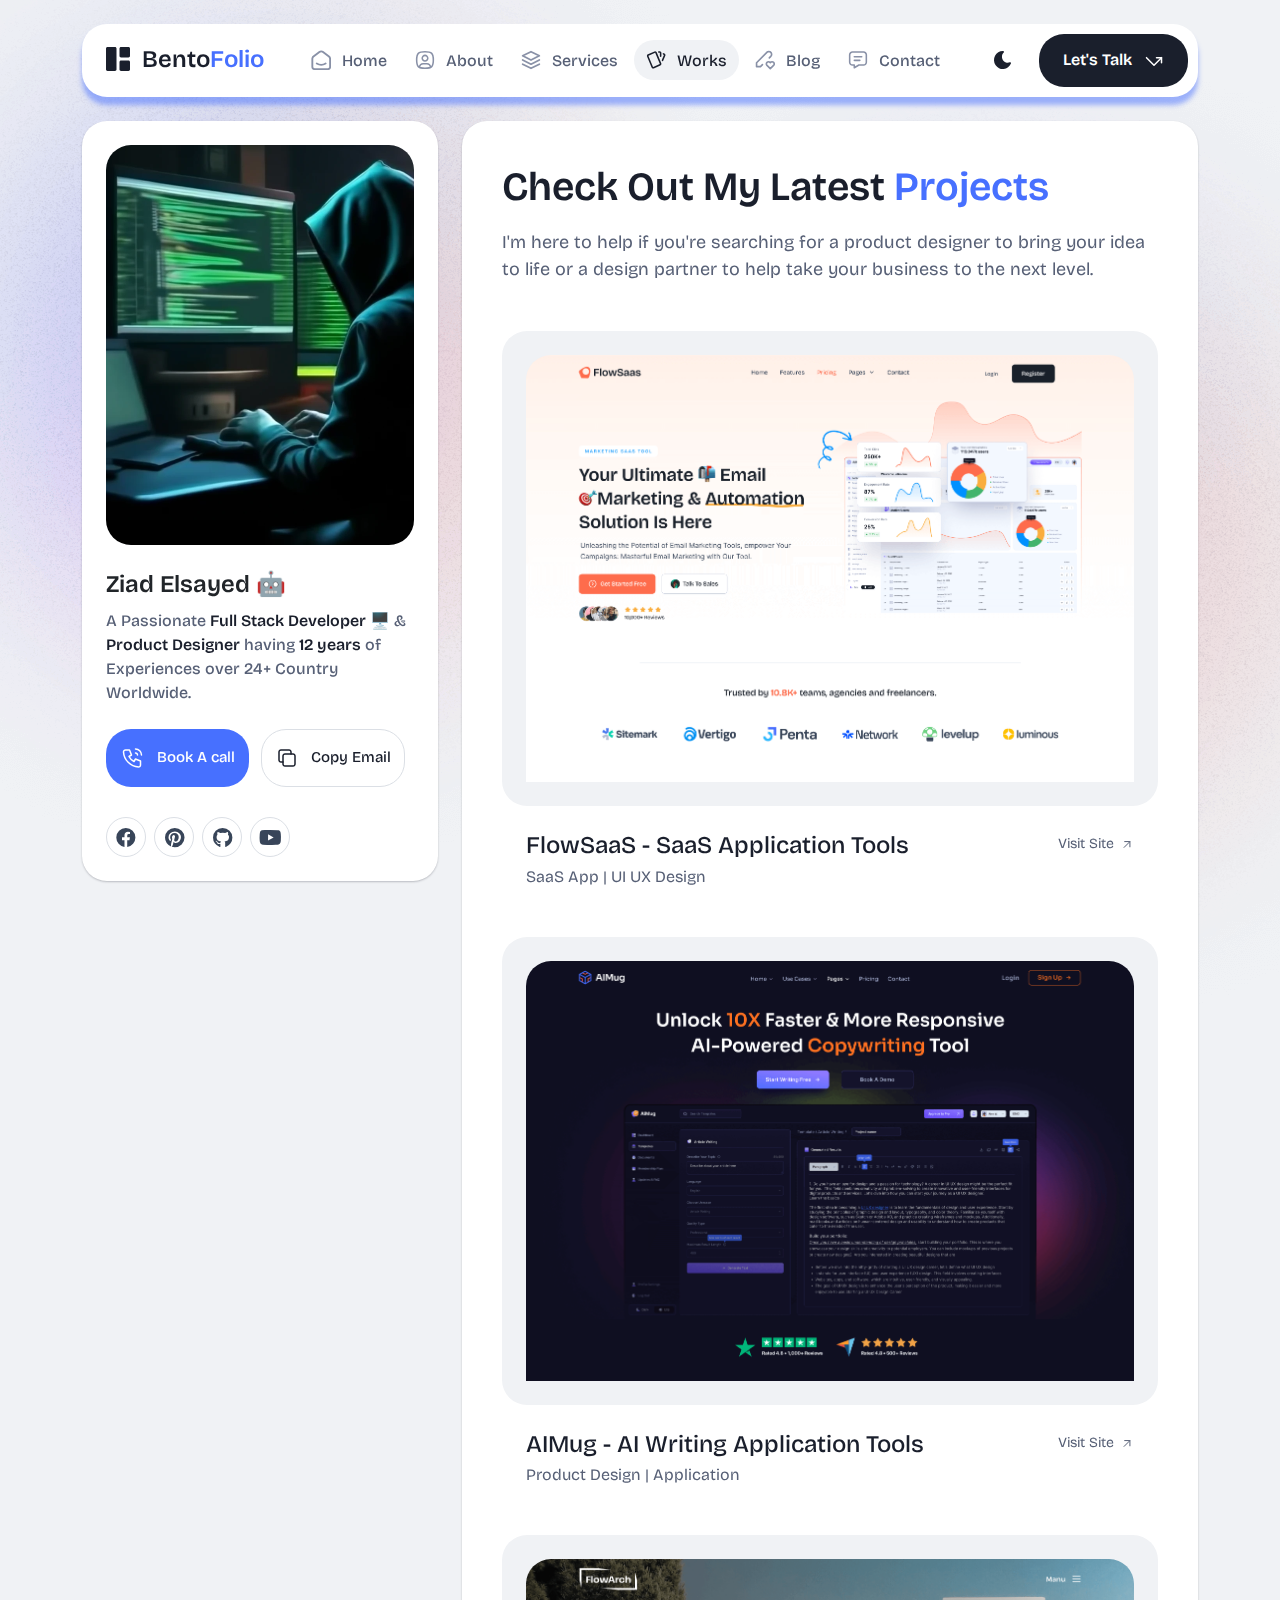
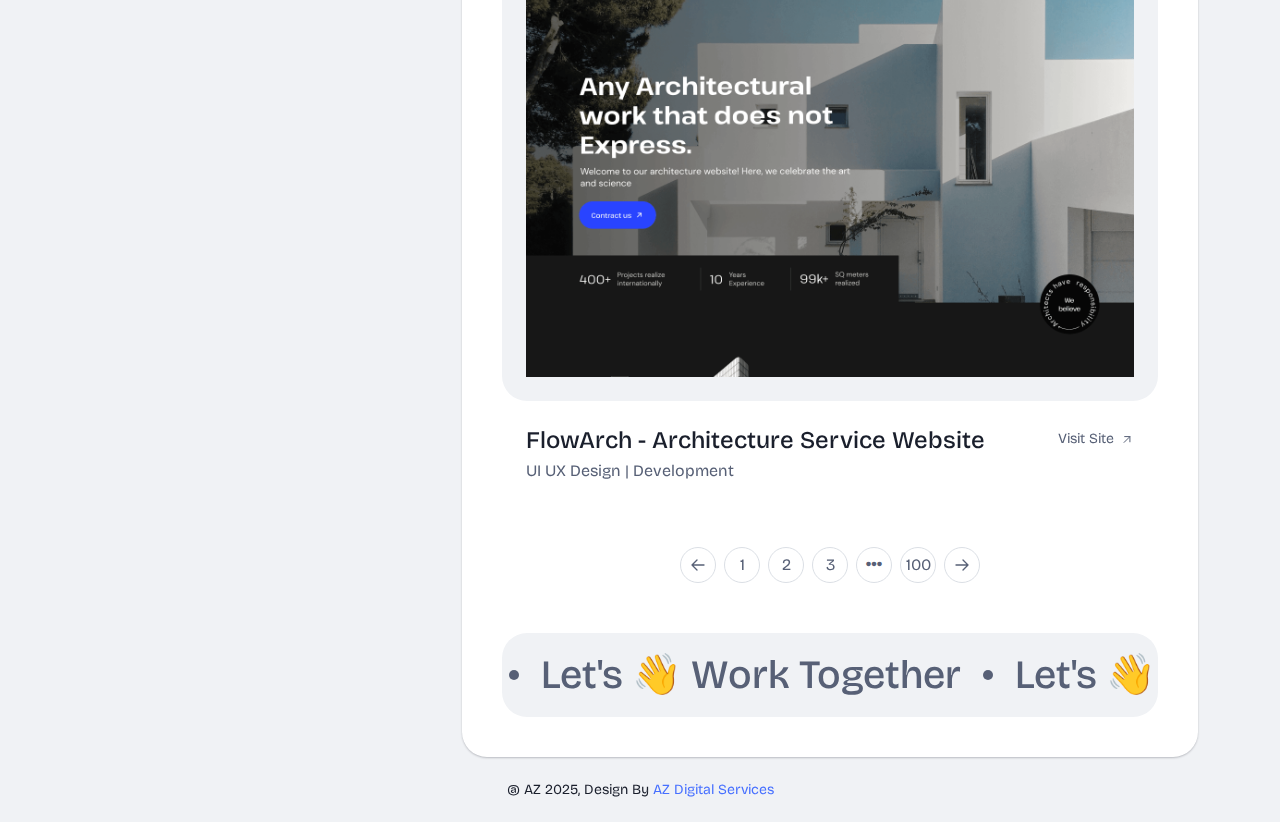
<file: portfolio.html>
<!DOCTYPE html>
<html lang="en">


<!-- Mirrored from marveltheme.com/tf/html/bentofolio-html/portfolio.html by HTTrack Website Copier/3.x [XR&CO'2014], Sat, 22 Feb 2025 16:23:11 GMT -->
<head>
  <meta charset="UTF-8">
  <meta http-equiv="X-UA-Compatible" content="IE=edge">
  <title>Bentofolio</title>
  <meta name="description" content="Bentofolio - Bootstrap Personal Portfolio Template">
  <meta name="viewport" content="width=device-width, initial-scale=1">

  <link rel="shortcut icon" type="image/x-icon" href="assets/img/logo.ico">
  <!-- Place favicon.ico in the root directory -->

  <!-- CSS here -->
  <link rel="stylesheet" href="assets/css/bootstrap.min.css">
  <link rel="stylesheet" href="assets/fontawsome/css/all.min.css">
  <link rel="stylesheet" href="assets/fontawsome/css/fontawesome.min.css">
  <link rel="stylesheet" href="assets/css/slick.css">
  <link rel="stylesheet" href="assets/css/magnific-popup.css">
  <link rel="stylesheet" href="assets/css/style.css">
  <link rel="stylesheet" href="assets/css/responsive.css">
</head>

<body>
  <div id="page-content">
    <!-- header part start -->
    <header class="header-area">
      <nav class="navbar">
        <div class="container">
          <div class="menu-container">
            <div class="logo">
              <a class="navbar-brand me-0" href="index.html">
                <svg width="24" height="24" viewBox="0 0 24 24" fill="none" xmlns="http://www.w3.org/2000/svg">
                  <path
                    d="M0 1.5C0 1.10218 0.158035 0.720644 0.43934 0.43934C0.720644 0.158035 1.10218 0 1.5 0L9 0C9.39782 0 9.77936 0.158035 10.0607 0.43934C10.342 0.720644 10.5 1.10218 10.5 1.5V22.5C10.5 22.8978 10.342 23.2794 10.0607 23.5607C9.77936 23.842 9.39782 24 9 24H1.5C1.10218 24 0.720644 23.842 0.43934 23.5607C0.158035 23.2794 0 22.8978 0 22.5V1.5ZM13.5 1.5C13.5 1.10218 13.658 0.720644 13.9393 0.43934C14.2206 0.158035 14.6022 0 15 0L22.5 0C22.8978 0 23.2794 0.158035 23.5607 0.43934C23.842 0.720644 24 1.10218 24 1.5V9C24 9.39782 23.842 9.77936 23.5607 10.0607C23.2794 10.342 22.8978 10.5 22.5 10.5H15C14.6022 10.5 14.2206 10.342 13.9393 10.0607C13.658 9.77936 13.5 9.39782 13.5 9V1.5ZM13.5 15C13.5 14.6022 13.658 14.2206 13.9393 13.9393C14.2206 13.658 14.6022 13.5 15 13.5H22.5C22.8978 13.5 23.2794 13.658 23.5607 13.9393C23.842 14.2206 24 14.6022 24 15V22.5C24 22.8978 23.842 23.2794 23.5607 23.5607C23.2794 23.842 22.8978 24 22.5 24H15C14.6022 24 14.2206 23.842 13.9393 23.5607C13.658 23.2794 13.5 22.8978 13.5 22.5V15Z"
                    class="logo-icon" />
                </svg>
                <span>Bento<span class="primary">Folio</span></span>
              </a>
            </div>
            <div class="navbar-main d-flex flex-grow-1">
              <div class="logo inner-logo d-block d-xl-none">
                <a class="navbar-brand me-0" href="index.html">
                  <svg width="24" height="24" viewBox="0 0 24 24" fill="none" xmlns="http://www.w3.org/2000/svg">
                    <path
                      d="M0 1.5C0 1.10218 0.158035 0.720644 0.43934 0.43934C0.720644 0.158035 1.10218 0 1.5 0L9 0C9.39782 0 9.77936 0.158035 10.0607 0.43934C10.342 0.720644 10.5 1.10218 10.5 1.5V22.5C10.5 22.8978 10.342 23.2794 10.0607 23.5607C9.77936 23.842 9.39782 24 9 24H1.5C1.10218 24 0.720644 23.842 0.43934 23.5607C0.158035 23.2794 0 22.8978 0 22.5V1.5ZM13.5 1.5C13.5 1.10218 13.658 0.720644 13.9393 0.43934C14.2206 0.158035 14.6022 0 15 0L22.5 0C22.8978 0 23.2794 0.158035 23.5607 0.43934C23.842 0.720644 24 1.10218 24 1.5V9C24 9.39782 23.842 9.77936 23.5607 10.0607C23.2794 10.342 22.8978 10.5 22.5 10.5H15C14.6022 10.5 14.2206 10.342 13.9393 10.0607C13.658 9.77936 13.5 9.39782 13.5 9V1.5ZM13.5 15C13.5 14.6022 13.658 14.2206 13.9393 13.9393C14.2206 13.658 14.6022 13.5 15 13.5H22.5C22.8978 13.5 23.2794 13.658 23.5607 13.9393C23.842 14.2206 24 14.6022 24 15V22.5C24 22.8978 23.842 23.2794 23.5607 23.5607C23.2794 23.842 22.8978 24 22.5 24H15C14.6022 24 14.2206 23.842 13.9393 23.5607C13.658 23.2794 13.5 22.8978 13.5 22.5V15Z"
                      class="logo-icon" />
                  </svg>
                  <span>Bento<span class="primary">Folio</span></span>
                </a>
              </div>
              <ul class="navbar-info mx-auto">
                <li class="nav-item">
                  <a class="nav-link" aria-current="page" href="index.html">
                    <svg class="nav-icon" viewBox="0 0 15 15" fill="none" xmlns="http://www.w3.org/2000/svg">
                      <path
                        d="M13.475 4.92481L9.03083 1.46814C8.64082 1.16473 8.1608 1 7.66667 1C7.17254 1 6.69251 1.16473 6.3025 1.46814L1.8575 4.92481C1.59037 5.13254 1.37424 5.39858 1.22563 5.7026C1.07701 6.00662 0.99984 6.34058 1 6.67897V12.679C1 13.121 1.17559 13.5449 1.48816 13.8575C1.80072 14.17 2.22464 14.3456 2.66667 14.3456H12.6667C13.1087 14.3456 13.5326 14.17 13.8452 13.8575C14.1577 13.5449 14.3333 13.121 14.3333 12.679V6.67897C14.3333 5.99314 14.0167 5.34564 13.475 4.92481Z"
                        stroke-width="1.4" stroke-linecap="round" stroke-linejoin="round" />
                      <path d="M10.9753 10.1665C9.13359 11.2773 6.14859 11.2773 4.30859 10.1665" stroke-width="1.4"
                        stroke-linecap="round" stroke-linejoin="round" />
                    </svg>

                    <span>Home</span>
                  </a>
                </li>
                <li class="nav-item">
                  <a class="nav-link" href="about.html">
                    <svg class="nav-icon" viewBox="0 0 18 18" fill="none" xmlns="http://www.w3.org/2000/svg">
                      <path
                        d="M9 9.8335C9.66304 9.8335 10.2989 9.5701 10.7678 9.10126C11.2366 8.63242 11.5 7.99654 11.5 7.3335C11.5 6.67045 11.2366 6.03457 10.7678 5.56573C10.2989 5.09689 9.66304 4.8335 9 4.8335C8.33696 4.8335 7.70107 5.09689 7.23223 5.56573C6.76339 6.03457 6.5 6.67045 6.5 7.3335C6.5 7.99654 6.76339 8.63242 7.23223 9.10126C7.70107 9.5701 8.33696 9.8335 9 9.8335Z"
                        stroke-width="1.4" stroke-linecap="round" stroke-linejoin="round" />
                      <path
                        d="M9 1.5C15 1.5 16.5 3 16.5 9C16.5 15 15 16.5 9 16.5C3 16.5 1.5 15 1.5 9C1.5 3 3 1.5 9 1.5Z"
                        stroke-width="1.4" stroke-linecap="round" stroke-linejoin="round" />
                      <path
                        d="M4 15.7085V15.6668C4 14.7828 4.35119 13.9349 4.97631 13.3098C5.60143 12.6847 6.44928 12.3335 7.33333 12.3335H10.6667C11.5507 12.3335 12.3986 12.6847 13.0237 13.3098C13.6488 13.9349 14 14.7828 14 15.6668V15.7085"
                        stroke-width="1.4" stroke-linecap="round" stroke-linejoin="round" />
                    </svg>
                    About
                  </a>
                </li>
                <li class="nav-item">
                  <a class="nav-link" href="services.html">
                    <svg class="nav-icon" viewBox="0 0 16 16" fill="none" xmlns="http://www.w3.org/2000/svg">
                      <path d="M7.99967 1.3335L1.33301 4.66683L7.99967 8.00016L14.6663 4.66683L7.99967 1.3335Z"
                        stroke-width="1.4" stroke-linecap="round" stroke-linejoin="round" />
                      <path d="M1.33301 8L7.99967 11.3333L14.6663 8" stroke-width="1.4" stroke-linecap="round"
                        stroke-linejoin="round" />
                      <path d="M1.33301 11.3335L7.99967 14.6668L14.6663 11.3335" stroke-width="1.4"
                        stroke-linecap="round" stroke-linejoin="round" />
                    </svg>
                    Services
                  </a>
                </li>
                <li class="nav-item">
                  <a class="nav-link active" href="portfolio.html">
                    <svg class="nav-icon" viewBox="0 0 18 17" fill="none" xmlns="http://www.w3.org/2000/svg">
                      <path
                        d="M2.00326 3.99733L7.95159 1.40649C8.04974 1.36442 8.15533 1.34243 8.26212 1.34181C8.3689 1.34119 8.47473 1.36196 8.57337 1.40289C8.67201 1.44382 8.76145 1.50408 8.83642 1.58013C8.9114 1.65617 8.97039 1.74646 9.00992 1.84566L13.1133 11.764C13.1985 11.9651 13.2014 12.1917 13.1213 12.3949C13.0412 12.5982 12.8845 12.7618 12.6849 12.8507L6.73742 15.4415C6.63922 15.4837 6.53356 15.5058 6.42668 15.5065C6.3198 15.5072 6.21387 15.4864 6.11514 15.4455C6.0164 15.4046 5.92688 15.3442 5.85184 15.2681C5.7768 15.192 5.71778 15.1016 5.67826 15.0023L1.57492 5.08316C1.48963 4.88204 1.48673 4.65546 1.56684 4.45222C1.64696 4.24898 1.80367 4.08616 2.00326 3.99733Z"
                        stroke-width="1.4" stroke-linecap="round" stroke-linejoin="round" />
                      <path
                        d="M11.5 1.3335H12.3333C12.5543 1.3335 12.7663 1.42129 12.9226 1.57757C13.0789 1.73385 13.1667 1.94582 13.1667 2.16683V5.0835"
                        stroke-width="1.4" stroke-linecap="round" stroke-linejoin="round" />
                      <path
                        d="M15.6663 3C15.8863 3.09333 16.0997 3.18083 16.3063 3.2625C16.5098 3.34882 16.6706 3.51241 16.7534 3.71729C16.8362 3.92217 16.8343 4.15155 16.748 4.355L14.833 8.83334"
                        stroke-width="1.4" stroke-linecap="round" stroke-linejoin="round" />
                    </svg>
                    Works
                  </a>
                </li>
                <li class="nav-item">
                  <a class="nav-link" href="blog.html">
                    <svg class="nav-icon" viewBox="0 0 17 16" fill="none" xmlns="http://www.w3.org/2000/svg">
                      <path
                        d="M12.1663 6.16676L13.4163 4.91676C13.6352 4.69789 13.8088 4.43805 13.9273 4.15208C14.0457 3.86612 14.1067 3.55962 14.1067 3.25009C14.1067 2.94056 14.0457 2.63406 13.9273 2.3481C13.8088 2.06213 13.6352 1.80229 13.4163 1.58342C13.1975 1.36455 12.9376 1.19094 12.6517 1.07248C12.3657 0.954033 12.0592 0.893066 11.7497 0.893066C11.4401 0.893066 11.1336 0.954033 10.8477 1.07248C10.5617 1.19094 10.3019 1.36455 10.083 1.58342L1.33301 10.3334V13.6668H4.66634L6.33301 12.0001"
                        stroke-width="1.4" stroke-linecap="round" stroke-linejoin="round" />
                      <path
                        d="M13.0004 15.3335L15.7921 12.5968C15.9633 12.4307 16.0995 12.232 16.1926 12.0124C16.2857 11.7927 16.3339 11.5567 16.3343 11.3181C16.3347 11.0796 16.2873 10.8434 16.1948 10.6235C16.1024 10.4035 15.9669 10.2044 15.7963 10.0377C15.448 9.69712 14.9806 9.50602 14.4935 9.50509C14.0065 9.50415 13.5383 9.69346 13.1888 10.0327L13.0021 10.216L12.8163 10.0327C12.4681 9.69237 12.0008 9.50143 11.5139 9.50049C11.0271 9.49956 10.5591 9.68871 10.2096 10.0277C10.0383 10.1937 9.9021 10.3924 9.80891 10.612C9.71572 10.8316 9.66746 11.0677 9.667 11.3062C9.66653 11.5447 9.71386 11.781 9.80619 12.0009C9.89853 12.2209 10.034 12.4201 10.2046 12.5868L13.0004 15.3335Z"
                        stroke-width="1.4" stroke-linecap="round" stroke-linejoin="round" />
                    </svg>
                    Blog
                  </a>
                </li>
                <li class="nav-item">
                  <a class="nav-link" href="contact.html">
                    <svg class="nav-icon" viewBox="0 0 18 17" fill="none" xmlns="http://www.w3.org/2000/svg">
                      <path d="M5.66699 5.5H12.3337" stroke-width="1.4" stroke-linecap="round"
                        stroke-linejoin="round" />
                      <path d="M5.66699 8.8335H10.667" stroke-width="1.4" stroke-linecap="round"
                        stroke-linejoin="round" />
                      <path
                        d="M14 1.3335C14.663 1.3335 15.2989 1.59689 15.7678 2.06573C16.2366 2.53457 16.5 3.17045 16.5 3.8335V10.5002C16.5 11.1632 16.2366 11.7991 15.7678 12.2679C15.2989 12.7368 14.663 13.0002 14 13.0002H9.83333L5.66667 15.5002V13.0002H4C3.33696 13.0002 2.70107 12.7368 2.23223 12.2679C1.76339 11.7991 1.5 11.1632 1.5 10.5002V3.8335C1.5 3.17045 1.76339 2.53457 2.23223 2.06573C2.70107 1.59689 3.33696 1.3335 4 1.3335H14Z"
                        stroke-width="1.4" stroke-linecap="round" stroke-linejoin="round" />
                    </svg>
                    Contact
                  </a>
                </li>
              </ul>
              <div class="header-right-info d-flex align-items-center">
                <button class="theme-control-btn">
                  <span class="dark">
                    <svg width="24" height="24" viewBox="0 0 24 24" fill="none" xmlns="http://www.w3.org/2000/svg">
                      <path
                        d="M11.8005 3C10.207 3.0003 8.64356 3.44286 7.27683 4.28049C5.91011 5.11811 4.79139 6.31937 4.04002 7.75612C3.28865 9.19288 2.93281 10.8112 3.01046 12.4386C3.08811 14.0659 3.59633 15.6411 4.48091 16.9963C5.3655 18.3514 6.59326 19.4356 8.03324 20.1333C9.47322 20.8309 11.0714 21.1157 12.6573 20.9574C14.2432 20.7991 15.7573 20.2036 17.0381 19.2344C18.319 18.2652 19.3185 16.9587 19.9301 15.4542C20.2302 14.7162 19.5111 13.9746 18.7875 14.2752C17.5475 14.7888 16.1706 14.8418 14.8963 14.425C13.622 14.0082 12.5308 13.1479 11.8126 11.9937C11.0943 10.8396 10.7943 9.4645 10.9648 8.10764C11.1353 6.75077 11.7655 5.49792 12.7458 4.5669L12.8136 4.4949C13.2986 3.9279 12.913 3.0072 12.1464 3.0072H11.9122L11.8524 3.0018L11.7996 3H11.8005Z"
                        fill="#1A1F2C" />
                    </svg>
                    <small class="theme-text d-block d-xl-none">Change appearance</small>
                  </span>
                  <span class="light">
                    <svg width="24" height="24" viewBox="0 0 24 24" fill="none" xmlns="http://www.w3.org/2000/svg">
                      <path
                        d="M12 19C12.2449 19 12.4813 19.09 12.6644 19.2527C12.8474 19.4155 12.9643 19.6397 12.993 19.883L13 20V21C12.9997 21.2549 12.9021 21.5 12.7272 21.6854C12.5522 21.8707 12.313 21.9822 12.0586 21.9972C11.8042 22.0121 11.5536 21.9293 11.3582 21.7657C11.1627 21.6021 11.0371 21.3701 11.007 21.117L11 21V20C11 19.7348 11.1054 19.4804 11.2929 19.2929C11.4804 19.1054 11.7348 19 12 19Z"
                        fill="#FD7E41" />
                      <path
                        d="M18.3127 16.9099L18.4067 16.9929L19.1067 17.6929C19.2861 17.8729 19.3902 18.1144 19.398 18.3683C19.4057 18.6223 19.3165 18.8697 19.1485 19.0602C18.9804 19.2508 18.7462 19.3702 18.4933 19.3943C18.2403 19.4184 17.9877 19.3454 17.7867 19.1899L17.6927 19.1069L16.9927 18.4069C16.8202 18.2347 16.7165 18.0053 16.7012 17.7619C16.6859 17.5186 16.76 17.278 16.9097 17.0855C17.0593 16.893 17.2741 16.7618 17.5137 16.7166C17.7533 16.6713 18.0012 16.7152 18.2107 16.8399L18.3127 16.9099Z"
                        fill="#FD7E41" />
                      <path
                        d="M7.00747 16.993C7.17965 17.1652 7.28308 17.3943 7.29836 17.6373C7.31364 17.8803 7.23972 18.1206 7.09047 18.313L7.00747 18.407L6.30747 19.107C6.12751 19.2863 5.88604 19.3905 5.63209 19.3982C5.37814 19.406 5.13076 19.3168 4.94019 19.1487C4.74963 18.9807 4.63017 18.7464 4.60607 18.4935C4.58198 18.2406 4.65506 17.988 4.81047 17.787L4.89347 17.693L5.59347 16.993C5.781 16.8055 6.03531 16.7002 6.30047 16.7002C6.56563 16.7002 6.81994 16.8055 7.00747 16.993Z"
                        fill="#FD7E41" />
                      <path
                        d="M3.99987 11C4.25475 11.0003 4.4999 11.0979 4.68524 11.2728C4.87057 11.4478 4.9821 11.687 4.99704 11.9414C5.01198 12.1958 4.92919 12.4464 4.7656 12.6418C4.60201 12.8373 4.36996 12.9629 4.11687 12.993L3.99987 13H2.99987C2.74499 12.9997 2.49984 12.9021 2.3145 12.7272C2.12916 12.5522 2.01763 12.313 2.0027 12.0586C1.98776 11.8042 2.07054 11.5536 2.23413 11.3582C2.39772 11.1627 2.62977 11.0371 2.88287 11.007L2.99987 11H3.99987Z"
                        fill="#FD7E41" />
                      <path
                        d="M20.9999 11C21.2547 11.0003 21.4999 11.0979 21.6852 11.2728C21.8706 11.4478 21.9821 11.687 21.997 11.9414C22.012 12.1958 21.9292 12.4464 21.7656 12.6418C21.602 12.8373 21.37 12.9629 21.1169 12.993L20.9999 13H19.9999C19.745 12.9997 19.4998 12.9021 19.3145 12.7272C19.1292 12.5522 19.0176 12.313 19.0027 12.0586C18.9878 11.8042 19.0705 11.5536 19.2341 11.3582C19.3977 11.1627 19.6298 11.0371 19.8829 11.007L19.9999 11H20.9999Z"
                        fill="#FD7E41" />
                      <path
                        d="M6.21264 4.80985L6.30664 4.89285L7.00664 5.59285C7.18599 5.77281 7.29011 6.01429 7.29787 6.26824C7.30562 6.52219 7.21642 6.76957 7.04839 6.96013C6.88036 7.1507 6.64609 7.27016 6.39316 7.29425C6.14024 7.31834 5.88763 7.24526 5.68664 7.08985L5.59264 7.00685L4.89264 6.30685C4.72073 6.13453 4.61757 5.90543 4.6025 5.66248C4.58744 5.41954 4.6615 5.17945 4.8108 4.98721C4.9601 4.79497 5.1744 4.66378 5.41351 4.61824C5.65262 4.57271 5.90013 4.61594 6.10964 4.73985L6.21264 4.80985Z"
                        fill="#FD7E41" />
                      <path
                        d="M19.1071 4.89288C19.2793 5.06508 19.3827 5.29418 19.398 5.5372C19.4132 5.78023 19.3393 6.02048 19.1901 6.21288L19.1071 6.30688L18.4071 7.00688C18.2271 7.18623 17.9856 7.29036 17.7317 7.29811C17.4777 7.30587 17.2304 7.21667 17.0398 7.04864C16.8492 6.8806 16.7298 6.64633 16.7057 6.39341C16.6816 6.14049 16.7547 5.88788 16.9101 5.68688L16.9931 5.59288L17.6931 4.89288C17.8806 4.70541 18.1349 4.6001 18.4001 4.6001C18.6652 4.6001 18.9196 4.70541 19.1071 4.89288Z"
                        fill="#FD7E41" />
                      <path
                        d="M12 2C12.2449 2.00003 12.4813 2.08996 12.6644 2.25272C12.8474 2.41547 12.9643 2.63975 12.993 2.883L13 3V4C12.9997 4.25488 12.9021 4.50003 12.7272 4.68537C12.5522 4.8707 12.313 4.98223 12.0586 4.99717C11.8042 5.01211 11.5536 4.92933 11.3582 4.76573C11.1627 4.60214 11.0371 4.3701 11.007 4.117L11 4V3C11 2.73478 11.1054 2.48043 11.2929 2.29289C11.4804 2.10536 11.7348 2 12 2Z"
                        fill="#FD7E41" />
                      <path
                        d="M12 7C12.9797 6.99994 13.9378 7.28769 14.7553 7.8275C15.5729 8.36731 16.2138 9.1354 16.5986 10.0364C16.9833 10.9373 17.0949 11.9315 16.9195 12.8953C16.7441 13.8592 16.2893 14.7502 15.6118 15.4579C14.9343 16.1655 14.0638 16.6585 13.1085 16.8756C12.1532 17.0928 11.1552 17.0245 10.2383 16.6793C9.3215 16.334 8.52629 15.7271 7.95146 14.9338C7.37663 14.1405 7.04752 13.1958 7.005 12.217L7 12L7.005 11.783C7.06092 10.4958 7.61161 9.27978 8.54222 8.38866C9.47284 7.49754 10.7115 7.00007 12 7Z"
                        fill="#FD7E41" />
                    </svg>
                    <small class="theme-text d-block d-xl-none">Change appearance</small>
                  </span>
                </button>
                <a href="contact.html" class="lets-talk-btn">
                  Let's Talk
                  <svg class="icon" width="20" height="20" viewBox="0 0 20 20" fill="none"
                    xmlns="http://www.w3.org/2000/svg">
                    <path d="M17.5 11.6665V6.6665H12.5" stroke="white" stroke-width="1.5" stroke-linecap="round"
                      stroke-linejoin="round" />
                    <path d="M17.5 6.6665L10 14.1665L2.5 6.6665" stroke="white" stroke-width="1.5"
                      stroke-linecap="round" stroke-linejoin="round" />
                  </svg>
                </a>
              </div>
            </div>
            <div class="mobile-menu-overlay d-block d-lg-none"></div>
            <div class="mobile-menu-control-bar d-block d-xl-none">
              <button class="mobile-menu-control-bar">
                <i class="fas fa-bars"></i>
              </button>
            </div>
          </div>
        </div>
      </nav>
    </header>
    <!-- header part end -->

    <!-- main area part start -->
    <main>

      <section class="content-box-area mt-4">
        <div class="container">
          <div class="row g-4">
            <div class="col-xl-4">
              <div class="card profile-card">
                <div class="card-body">
                  <div class="image text-center">
                    <img src="assets/img/images/profile.png" alt="profile">
                  </div>
                  <div class="text">
                    <h3 class="card-title">Ziad Elsayed 🤖</h3>
                    <p>A Passionate <span>Full Stack Developer</span> 🖥️ & <span>Product Designer</span> having
                      <span>12
                        years</span> of Experiences over 24+
                      Country Worldwide.</p>
                    <div class="common-button-groups">
                      <a class="btn btn-call" href="#">
                        <svg class="icon" width="25" height="24" viewBox="0 0 25 24" fill="none"
                          xmlns="http://www.w3.org/2000/svg">
                          <path
                            d="M5.5 4H9.5L11.5 9L9 10.5C10.071 12.6715 11.8285 14.429 14 15.5L15.5 13L20.5 15V19C20.5 19.5304 20.2893 20.0391 19.9142 20.4142C19.5391 20.7893 19.0304 21 18.5 21C14.5993 20.763 10.9202 19.1065 8.15683 16.3432C5.3935 13.5798 3.73705 9.90074 3.5 6C3.5 5.46957 3.71071 4.96086 4.08579 4.58579C4.46086 4.21071 4.96957 4 5.5 4Z"
                            stroke="white" stroke-width="1.5" stroke-linecap="round" stroke-linejoin="round" />
                          <path
                            d="M15.5 7C16.0304 7 16.5391 7.21071 16.9142 7.58579C17.2893 7.96086 17.5 8.46957 17.5 9"
                            stroke="white" stroke-width="1.5" stroke-linecap="round" stroke-linejoin="round" />
                          <path d="M15.5 3C17.0913 3 18.6174 3.63214 19.7426 4.75736C20.8679 5.88258 21.5 7.4087 21.5 9"
                            stroke="white" stroke-width="1.5" stroke-linecap="round" stroke-linejoin="round" />
                        </svg>
                        Book A call
                      </a>
                      <button class="btn btn-copy" data-clipboard-text="example@example.com">
                        <svg class="icon" width="24" height="24" viewBox="0 0 24 24" fill="none"
                          xmlns="http://www.w3.org/2000/svg">
                          <path
                            d="M8 10C8 9.46957 8.21071 8.96086 8.58579 8.58579C8.96086 8.21071 9.46957 8 10 8H18C18.5304 8 19.0391 8.21071 19.4142 8.58579C19.7893 8.96086 20 9.46957 20 10V18C20 18.5304 19.7893 19.0391 19.4142 19.4142C19.0391 19.7893 18.5304 20 18 20H10C9.46957 20 8.96086 19.7893 8.58579 19.4142C8.21071 19.0391 8 18.5304 8 18V10Z"
                            stroke-width="1.5" stroke-linecap="round" stroke-linejoin="round" />
                          <path
                            d="M16 8V6C16 5.46957 15.7893 4.96086 15.4142 4.58579C15.0391 4.21071 14.5304 4 14 4H6C5.46957 4 4.96086 4.21071 4.58579 4.58579C4.21071 4.96086 4 5.46957 4 6V14C4 14.5304 4.21071 15.0391 4.58579 15.4142C4.96086 15.7893 5.46957 16 6 16H8"
                            stroke-width="1.5" stroke-linecap="round" stroke-linejoin="round" />
                        </svg>
                        Copy Email
                      </button>
                    </div>
                    <div class="social-media-icon">
                      <ul class="list-unstyled">
                        <li><a href="#"><i class="fab fa-facebook"></i></a></li>
                        <li><a href="#"><i class="fab fa-pinterest"></i></a></li>
                        <li><a href="#"><i class="fab fa-github"></i></a></li>
                        <li><a href="#"><i class="fab fa-youtube"></i></a></li>
                      </ul>
                    </div>
                  </div>
                </div>
              </div>
            </div>
            <div class="col-xl-8">
              <div class="card content-box-card">
                <div class="card-body portfolio-card">
                  <div class="top-info">
                    <div class="text">
                      <h1 class="main-title">Check Out My Latest <span>Projects</span></h1>
                      <p>I'm here to help if you're searching for a product designer to bring your idea to life or a
                        design partner to help take your business to the next level.</p>
                    </div>
                  </div>
                  <div class="portfolio-area">
                    <div class="row g-4 parent-container">
                      <div class="col-lg-12">
                        <div class="portfolio-item">
                          <div class="image">
                            <img src="assets/img/projects/project-1.png" alt="project-1" class="img-fluid w-100">
                            <a href="assets/img/projects/project-1.png"
                              class="gallery-popup full-image-preview parent-container">
                              <svg class="icon" xmlns="http://www.w3.org/2000/svg" viewBox="0 0 20 20" fill="none"
                                stroke="currentColor" stroke-linecap="round" stroke-linejoin="round" stroke-width="1.5">
                                <path d="M10 4.167v11.666M4.167 10h11.666"></path>
                              </svg>
                            </a>
                          </div>
                          <div class="text">
                            <div class="info">
                              <a href="portfolio-details.html" class="title">FlowSaaS - SaaS Application Tools</a>
                              <p class="subtitle">SaaS App | UI UX Design</p>
                            </div>
                            <div class="visite-btn">
                              <a href="portfolio-details.html">Visit Site
                                <svg class="arrow-up" width="14" height="15" viewBox="0 0 14 15" fill="none"
                                  xmlns="http://www.w3.org/2000/svg">
                                  <path d="M9.91634 4.5835L4.08301 10.4168" stroke-linecap="round"
                                    stroke-linejoin="round"></path>
                                  <path d="M4.66699 4.5835H9.91699V9.8335" stroke-linecap="round"
                                    stroke-linejoin="round"></path>
                                </svg>
                              </a>
                            </div>
                          </div>
                        </div>
                      </div>
                      <div class="col-lg-12">
                        <div class="portfolio-item">
                          <div class="image">
                            <img src="assets/img/projects/project-2.png" alt="project-2" class="img-fluid w-100">
                            <a href="assets/img/projects/project-2.png"
                              class="gallery-popup full-image-preview parent-container">
                              <svg class="icon" xmlns="http://www.w3.org/2000/svg" viewBox="0 0 20 20" fill="none"
                                stroke="currentColor" stroke-linecap="round" stroke-linejoin="round" stroke-width="1.5">
                                <path d="M10 4.167v11.666M4.167 10h11.666"></path>
                              </svg>
                            </a>
                          </div>
                          <div class="text">
                            <div class="info">
                              <a href="portfolio-details.html" class="title">AIMug - AI Writing Application Tools</a>
                              <p class="subtitle">Product Design | Application</p>
                            </div>
                            <div class="visite-btn">
                              <a href="portfolio-details.html">Visit Site
                                <svg class="arrow-up" width="14" height="15" viewBox="0 0 14 15" fill="none"
                                  xmlns="http://www.w3.org/2000/svg">
                                  <path d="M9.91634 4.5835L4.08301 10.4168" stroke-linecap="round"
                                    stroke-linejoin="round"></path>
                                  <path d="M4.66699 4.5835H9.91699V9.8335" stroke-linecap="round"
                                    stroke-linejoin="round"></path>
                                </svg>
                              </a>
                            </div>
                          </div>
                        </div>
                      </div>
                      <div class="col-lg-12">
                        <div class="portfolio-item">
                          <div class="image">
                            <img src="assets/img/projects/project-3.png" alt="project-3" class="img-fluid w-100">
                            <a href="assets/img/projects/project-3.png"
                              class="gallery-popup full-image-preview parent-container">
                              <svg class="icon" xmlns="http://www.w3.org/2000/svg" viewBox="0 0 20 20" fill="none"
                                stroke="currentColor" stroke-linecap="round" stroke-linejoin="round" stroke-width="1.5">
                                <path d="M10 4.167v11.666M4.167 10h11.666"></path>
                              </svg>
                            </a>
                          </div>
                          <div class="text">
                            <div class="info">
                              <a href="portfolio-details.html" class="title">FlowArch - Architecture Service Website</a>
                              <p class="subtitle">UI UX Design | Development</p>
                            </div>
                            <div class="visite-btn">
                              <a href="portfolio-details.html">Visit Site
                                <svg class="arrow-up" width="14" height="15" viewBox="0 0 14 15" fill="none"
                                  xmlns="http://www.w3.org/2000/svg">
                                  <path d="M9.91634 4.5835L4.08301 10.4168" stroke-linecap="round"
                                    stroke-linejoin="round"></path>
                                  <path d="M4.66699 4.5835H9.91699V9.8335" stroke-linecap="round"
                                    stroke-linejoin="round"></path>
                                </svg>
                              </a>
                            </div>
                          </div>
                        </div>
                      </div>
                    </div>
                    <div class="pagination">
                      <ul class="list-unstyled">
                        <li class="prev">
                          <button>
                            <svg class="icon" xmlns="http://www.w3.org/2000/svg" fill="none" viewBox="0 0 24 24"
                              stroke-width="2" stroke="currentColor">
                              <path stroke-linecap="round" stroke-linejoin="round"
                                d="M10.5 19.5 3 12m0 0 7.5-7.5M3 12h18"></path>
                            </svg>
                          </button>
                        </li>
                        <li><button>1</button></li>
                        <li><button>2</button></li>
                        <li><button>3</button></li>
                        <li>
                          <button class="next-page-btn">
                            <span class="dots"><i class="fas fa-ellipsis-h"></i></span>
                            <span class="next-page">
                              <svg class="icon icon-arrow-right" xmlns="http://www.w3.org/2000/svg" width="24"
                                height="24" viewBox="0 0 24 24" fill="none" stroke="currentColor" stroke-width="2"
                                stroke-linecap="round" stroke-linejoin="round">
                                <path d="m6 17 5-5-5-5"></path>
                                <path d="m13 17 5-5-5-5"></path>
                              </svg>
                            </span>
                            <span class="next-page-number">Next 4 pages</span>
                          </button>
                        </li>
                        <li><button>100</button></li>
                        <li class="next">
                          <button>
                            <svg class="icon" xmlns="http://www.w3.org/2000/svg" fill="none" viewBox="0 0 24 24"
                              stroke-width="2" stroke="currentColor">
                              <path stroke-linecap="round" stroke-linejoin="round"
                                d="M13.5 4.5 21 12m0 0-7.5 7.5M21 12H3"></path>
                            </svg>
                          </button>
                        </li>
                      </ul>
                    </div>
                  </div>

                  <div class="work-together-slider">
                    <div class="slider-main d-flex gap-4 align-items-center">
                      <div class="slider-item">
                        <a href="contact.html">Let's 👋 Work Together</a>
                        <a href="contact.html">Let's 👋 Work Together</a>
                      </div>
                      <div class="slider-item">
                        <a href="contact.html">Let's 👋 Work Together</a>
                        <a href="contact.html">Let's 👋 Work Together</a>
                      </div>
                    </div>
                  </div>
                </div>
              </div>
            </div>
          </div>
        </div>
      </section>

      <!-- background shape area start -->
      <div class="background-shapes">
        <div class="shape-1 common-shape">
          <img src="assets/img/bg/banner-shape-1.png" alt="banner-shape-1">
        </div>
        <div class="shape-2 common-shape">
          <img src="assets/img/bg/banner-shape-1.png" alt="banner-shape-1">
        </div>
        <div class="threed-shape-1 move-with-cursor" data-value="1">
          <img src="assets/img/bg/object-3d-1.png" alt="object-3d-1">
        </div>
        <div class="threed-shape-2 move-with-cursor" data-value="1">
          <img src="assets/img/bg/object-3d-2.png" alt="object-3d-2">
        </div>
      </div>
      <!-- background shape area end -->
    </main>
    <!-- main area part end -->

    <!-- footer part start -->
    <footer class="footer-area">
      <div class="container">
        <div class="text text-center">
          <p>@ AZ 2025, Design By <a href="https://az-digital-services.com">AZ Digital Services</a></p>
        </div>
      </div>
    </footer>
    <!-- footer part end -->
  </div>

  <!-- JS here -->
  <script src="assets/js/vendor/jquery-3.6.0.min.js"></script>
  <script src="assets/js/bootstrap.bundle.min.js"></script>
  <script src="assets/js/jquery.magnific-popup.min.js"></script>
  <script src="assets/js/ajax-form.js"></script>
  <script src="assets/js/clipboard.min.js"></script>
  <script src="assets/js/slick.min.js"></script>
  <script src="assets/js/script.js"></script>
</body>



<!-- Mirrored from marveltheme.com/tf/html/bentofolio-html/portfolio.html by HTTrack Website Copier/3.x [XR&CO'2014], Sat, 22 Feb 2025 16:23:16 GMT -->
</html>
</file>
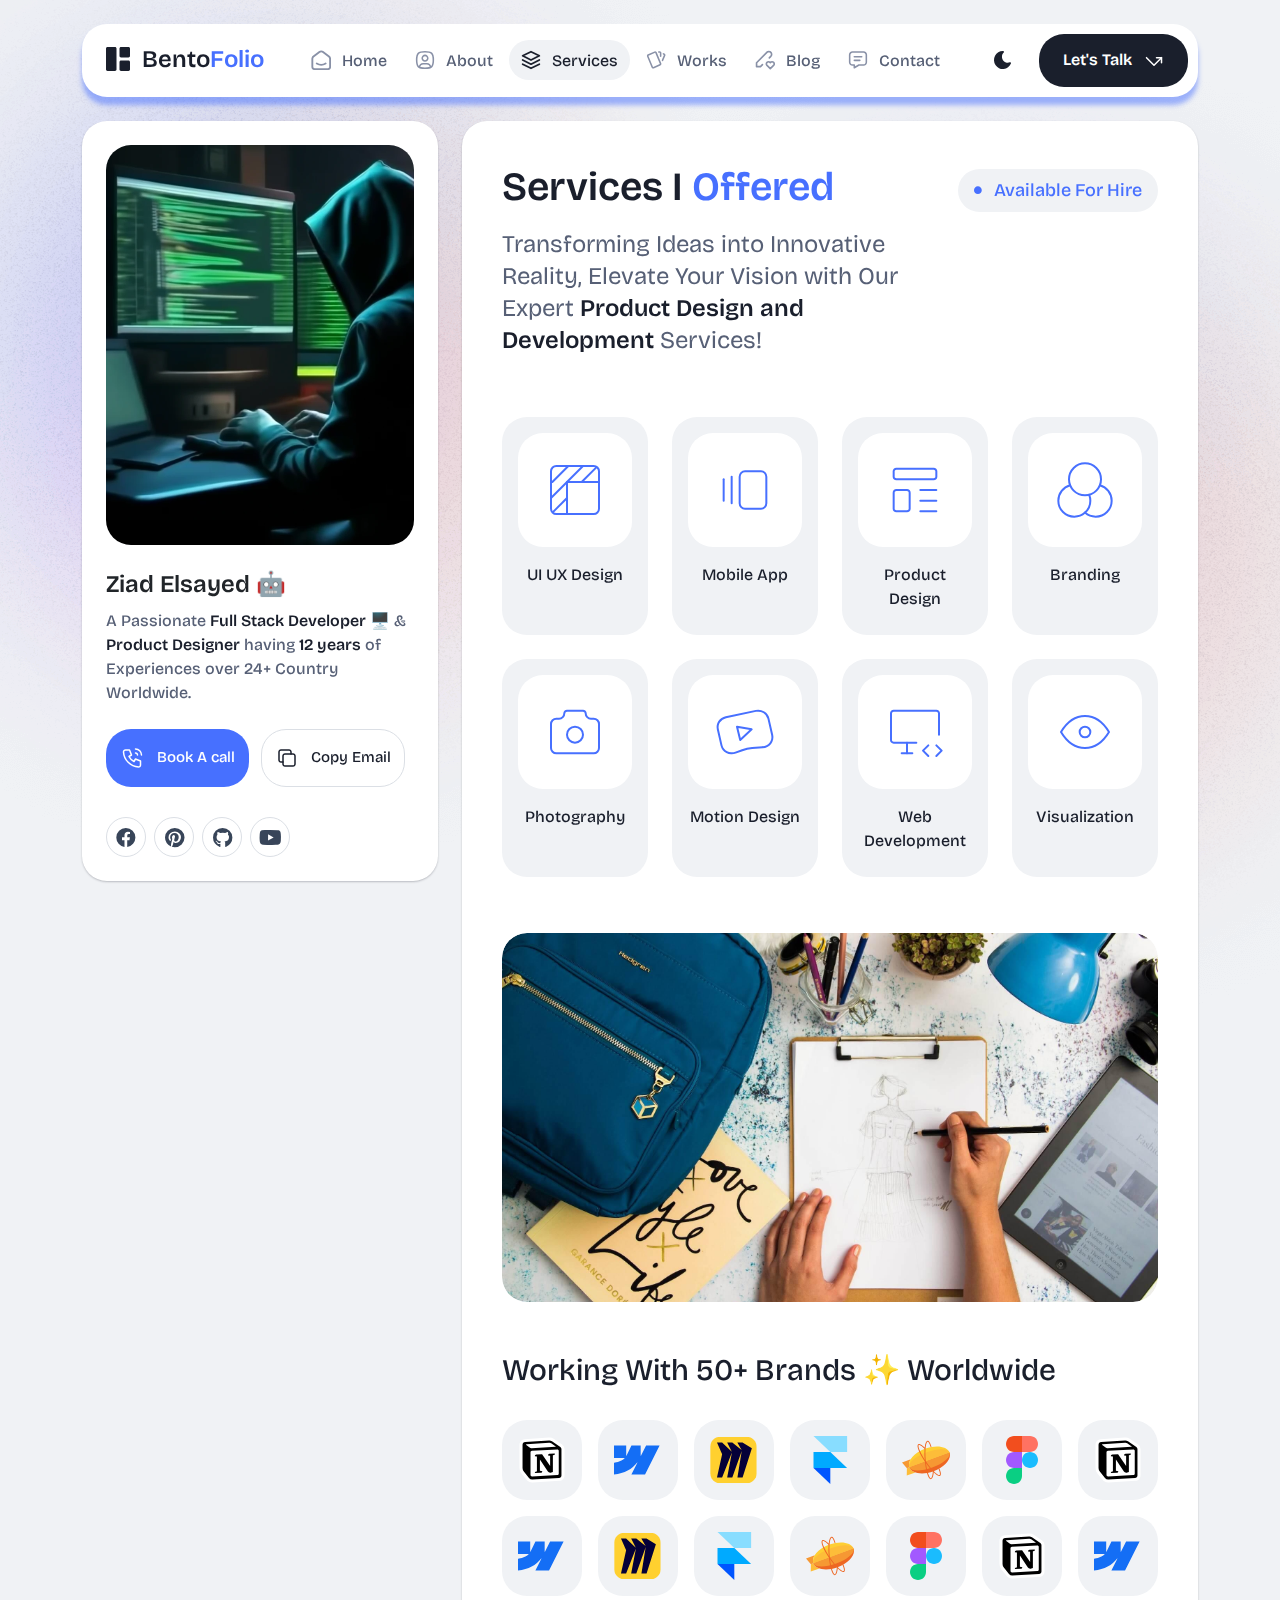
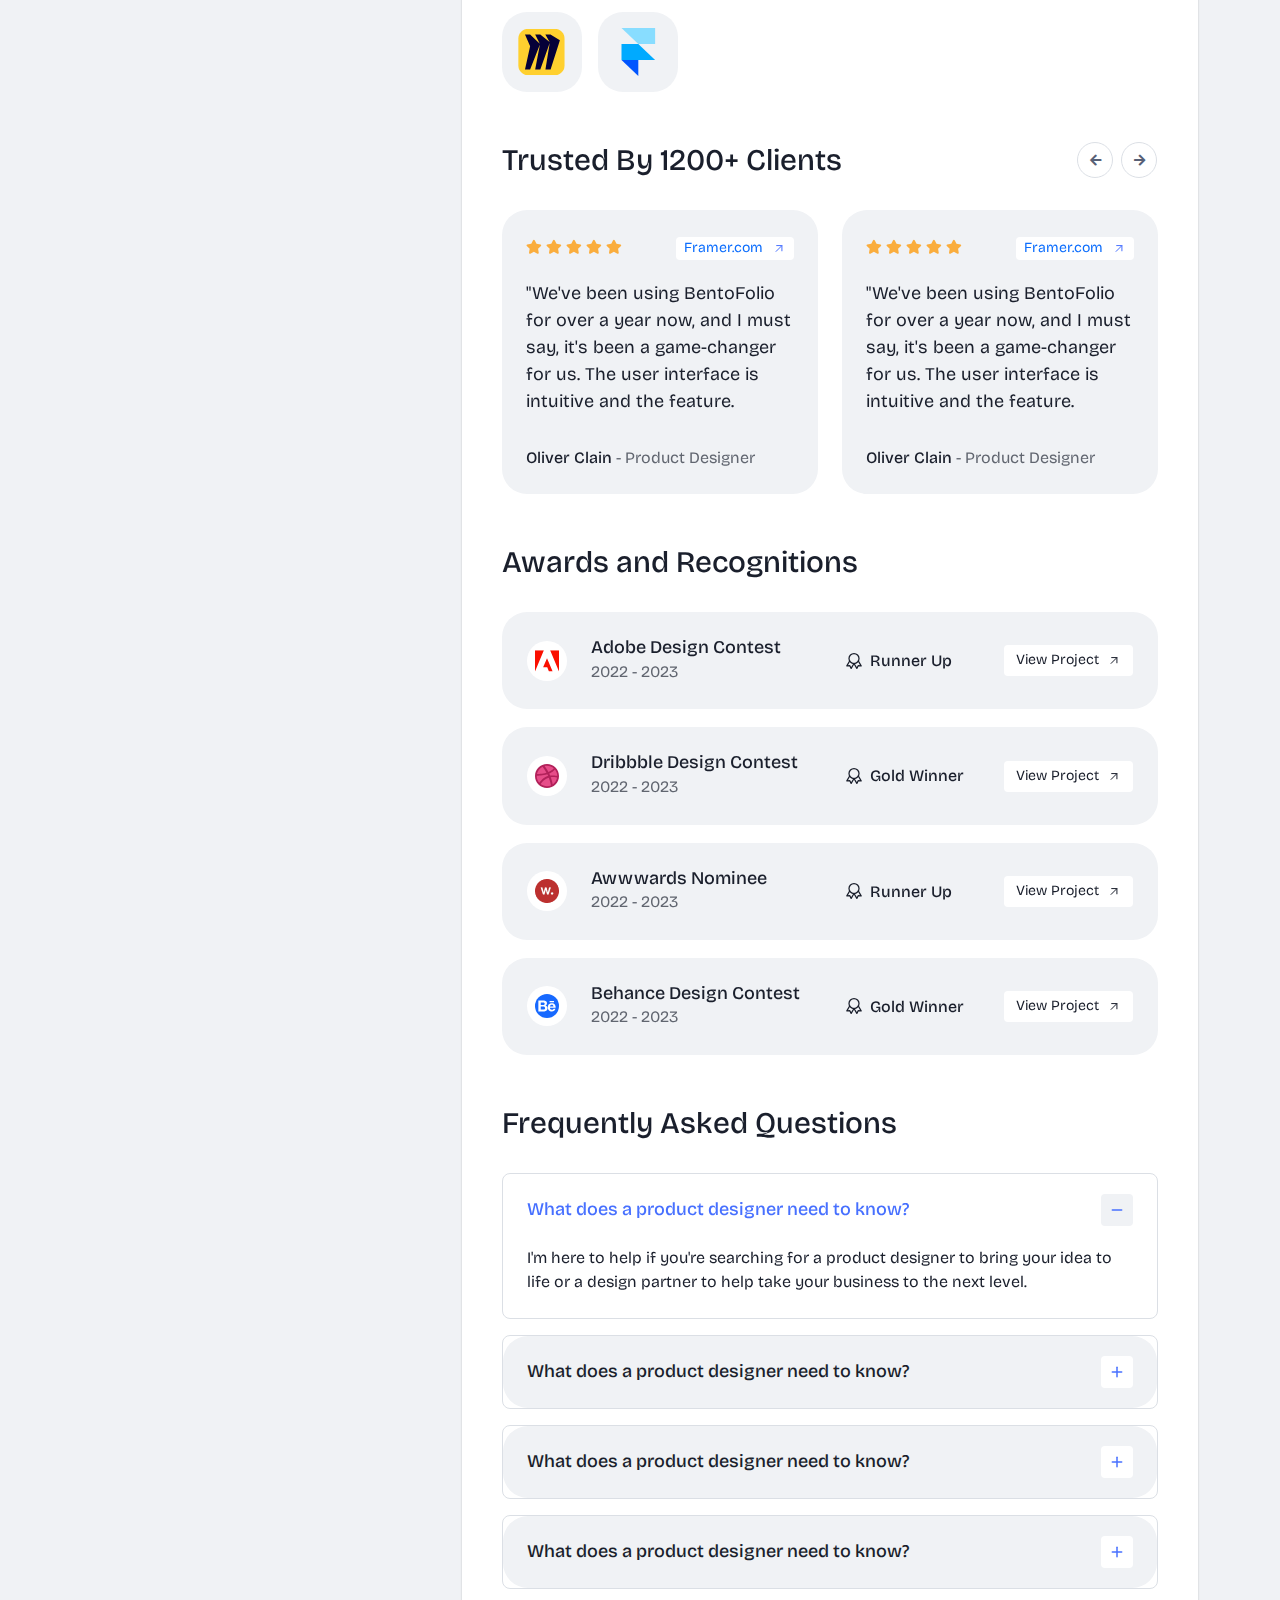
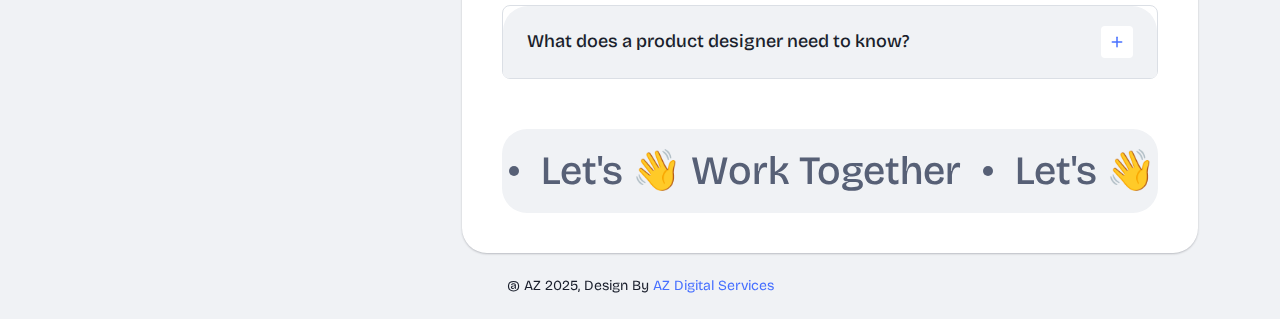
<file: services.html>
<!DOCTYPE html>
<html lang="en">


<!-- Mirrored from marveltheme.com/tf/html/bentofolio-html/services.html by HTTrack Website Copier/3.x [XR&CO'2014], Sat, 22 Feb 2025 16:23:06 GMT -->
<head>
  <meta charset="UTF-8">
  <meta http-equiv="X-UA-Compatible" content="IE=edge">
  <title>Bentofolio</title>
  <meta name="description" content="Bentofolio - Bootstrap Personal Portfolio Template">
  <meta name="viewport" content="width=device-width, initial-scale=1">

  <link rel="shortcut icon" type="image/x-icon" href="assets/img/logo.ico">
  <!-- Place favicon.ico in the root directory -->

  <!-- CSS here -->
  <link rel="stylesheet" href="assets/css/bootstrap.min.css">
  <link rel="stylesheet" href="assets/fontawsome/css/all.min.css">
  <link rel="stylesheet" href="assets/fontawsome/css/fontawesome.min.css">
  <link rel="stylesheet" href="assets/css/slick.css">
  <link rel="stylesheet" href="assets/css/magnific-popup.css">
  <link rel="stylesheet" href="assets/css/style.css">
  <link rel="stylesheet" href="assets/css/responsive.css">
</head>

<body>
  <div id="page-content">
    <!-- header part start -->
    <header class="header-area">
      <nav class="navbar">
        <div class="container">
          <div class="menu-container">
            <div class="logo">
              <a class="navbar-brand me-0" href="index.html">
                <svg width="24" height="24" viewBox="0 0 24 24" fill="none" xmlns="http://www.w3.org/2000/svg">
                  <path
                    d="M0 1.5C0 1.10218 0.158035 0.720644 0.43934 0.43934C0.720644 0.158035 1.10218 0 1.5 0L9 0C9.39782 0 9.77936 0.158035 10.0607 0.43934C10.342 0.720644 10.5 1.10218 10.5 1.5V22.5C10.5 22.8978 10.342 23.2794 10.0607 23.5607C9.77936 23.842 9.39782 24 9 24H1.5C1.10218 24 0.720644 23.842 0.43934 23.5607C0.158035 23.2794 0 22.8978 0 22.5V1.5ZM13.5 1.5C13.5 1.10218 13.658 0.720644 13.9393 0.43934C14.2206 0.158035 14.6022 0 15 0L22.5 0C22.8978 0 23.2794 0.158035 23.5607 0.43934C23.842 0.720644 24 1.10218 24 1.5V9C24 9.39782 23.842 9.77936 23.5607 10.0607C23.2794 10.342 22.8978 10.5 22.5 10.5H15C14.6022 10.5 14.2206 10.342 13.9393 10.0607C13.658 9.77936 13.5 9.39782 13.5 9V1.5ZM13.5 15C13.5 14.6022 13.658 14.2206 13.9393 13.9393C14.2206 13.658 14.6022 13.5 15 13.5H22.5C22.8978 13.5 23.2794 13.658 23.5607 13.9393C23.842 14.2206 24 14.6022 24 15V22.5C24 22.8978 23.842 23.2794 23.5607 23.5607C23.2794 23.842 22.8978 24 22.5 24H15C14.6022 24 14.2206 23.842 13.9393 23.5607C13.658 23.2794 13.5 22.8978 13.5 22.5V15Z"
                    class="logo-icon" />
                </svg>
                <span>Bento<span class="primary">Folio</span></span>
              </a>
            </div>
            <div class="navbar-main d-flex flex-grow-1">
              <div class="logo inner-logo d-block d-xl-none">
                <a class="navbar-brand me-0" href="index.html">
                  <svg width="24" height="24" viewBox="0 0 24 24" fill="none" xmlns="http://www.w3.org/2000/svg">
                    <path
                      d="M0 1.5C0 1.10218 0.158035 0.720644 0.43934 0.43934C0.720644 0.158035 1.10218 0 1.5 0L9 0C9.39782 0 9.77936 0.158035 10.0607 0.43934C10.342 0.720644 10.5 1.10218 10.5 1.5V22.5C10.5 22.8978 10.342 23.2794 10.0607 23.5607C9.77936 23.842 9.39782 24 9 24H1.5C1.10218 24 0.720644 23.842 0.43934 23.5607C0.158035 23.2794 0 22.8978 0 22.5V1.5ZM13.5 1.5C13.5 1.10218 13.658 0.720644 13.9393 0.43934C14.2206 0.158035 14.6022 0 15 0L22.5 0C22.8978 0 23.2794 0.158035 23.5607 0.43934C23.842 0.720644 24 1.10218 24 1.5V9C24 9.39782 23.842 9.77936 23.5607 10.0607C23.2794 10.342 22.8978 10.5 22.5 10.5H15C14.6022 10.5 14.2206 10.342 13.9393 10.0607C13.658 9.77936 13.5 9.39782 13.5 9V1.5ZM13.5 15C13.5 14.6022 13.658 14.2206 13.9393 13.9393C14.2206 13.658 14.6022 13.5 15 13.5H22.5C22.8978 13.5 23.2794 13.658 23.5607 13.9393C23.842 14.2206 24 14.6022 24 15V22.5C24 22.8978 23.842 23.2794 23.5607 23.5607C23.2794 23.842 22.8978 24 22.5 24H15C14.6022 24 14.2206 23.842 13.9393 23.5607C13.658 23.2794 13.5 22.8978 13.5 22.5V15Z"
                      class="logo-icon" />
                  </svg>
                  <span>Bento<span class="primary">Folio</span></span>
                </a>
              </div>
              <ul class="navbar-info mx-auto">
                <li class="nav-item">
                  <a class="nav-link" aria-current="page" href="index.html">
                    <svg class="nav-icon" viewBox="0 0 15 15" fill="none" xmlns="http://www.w3.org/2000/svg">
                      <path
                        d="M13.475 4.92481L9.03083 1.46814C8.64082 1.16473 8.1608 1 7.66667 1C7.17254 1 6.69251 1.16473 6.3025 1.46814L1.8575 4.92481C1.59037 5.13254 1.37424 5.39858 1.22563 5.7026C1.07701 6.00662 0.99984 6.34058 1 6.67897V12.679C1 13.121 1.17559 13.5449 1.48816 13.8575C1.80072 14.17 2.22464 14.3456 2.66667 14.3456H12.6667C13.1087 14.3456 13.5326 14.17 13.8452 13.8575C14.1577 13.5449 14.3333 13.121 14.3333 12.679V6.67897C14.3333 5.99314 14.0167 5.34564 13.475 4.92481Z"
                        stroke-width="1.4" stroke-linecap="round" stroke-linejoin="round" />
                      <path d="M10.9753 10.1665C9.13359 11.2773 6.14859 11.2773 4.30859 10.1665" stroke-width="1.4"
                        stroke-linecap="round" stroke-linejoin="round" />
                    </svg>

                    <span>Home</span>
                  </a>
                </li>
                <li class="nav-item">
                  <a class="nav-link" href="about.html">
                    <svg class="nav-icon" viewBox="0 0 18 18" fill="none" xmlns="http://www.w3.org/2000/svg">
                      <path
                        d="M9 9.8335C9.66304 9.8335 10.2989 9.5701 10.7678 9.10126C11.2366 8.63242 11.5 7.99654 11.5 7.3335C11.5 6.67045 11.2366 6.03457 10.7678 5.56573C10.2989 5.09689 9.66304 4.8335 9 4.8335C8.33696 4.8335 7.70107 5.09689 7.23223 5.56573C6.76339 6.03457 6.5 6.67045 6.5 7.3335C6.5 7.99654 6.76339 8.63242 7.23223 9.10126C7.70107 9.5701 8.33696 9.8335 9 9.8335Z"
                        stroke-width="1.4" stroke-linecap="round" stroke-linejoin="round" />
                      <path
                        d="M9 1.5C15 1.5 16.5 3 16.5 9C16.5 15 15 16.5 9 16.5C3 16.5 1.5 15 1.5 9C1.5 3 3 1.5 9 1.5Z"
                        stroke-width="1.4" stroke-linecap="round" stroke-linejoin="round" />
                      <path
                        d="M4 15.7085V15.6668C4 14.7828 4.35119 13.9349 4.97631 13.3098C5.60143 12.6847 6.44928 12.3335 7.33333 12.3335H10.6667C11.5507 12.3335 12.3986 12.6847 13.0237 13.3098C13.6488 13.9349 14 14.7828 14 15.6668V15.7085"
                        stroke-width="1.4" stroke-linecap="round" stroke-linejoin="round" />
                    </svg>
                    About
                  </a>
                </li>
                <li class="nav-item">
                  <a class="nav-link active" href="services.html">
                    <svg class="nav-icon" viewBox="0 0 16 16" fill="none" xmlns="http://www.w3.org/2000/svg">
                      <path d="M7.99967 1.3335L1.33301 4.66683L7.99967 8.00016L14.6663 4.66683L7.99967 1.3335Z"
                        stroke-width="1.4" stroke-linecap="round" stroke-linejoin="round" />
                      <path d="M1.33301 8L7.99967 11.3333L14.6663 8" stroke-width="1.4" stroke-linecap="round"
                        stroke-linejoin="round" />
                      <path d="M1.33301 11.3335L7.99967 14.6668L14.6663 11.3335" stroke-width="1.4"
                        stroke-linecap="round" stroke-linejoin="round" />
                    </svg>
                    Services
                  </a>
                </li>
                <li class="nav-item">
                  <a class="nav-link" href="portfolio.html">
                    <svg class="nav-icon" viewBox="0 0 18 17" fill="none" xmlns="http://www.w3.org/2000/svg">
                      <path
                        d="M2.00326 3.99733L7.95159 1.40649C8.04974 1.36442 8.15533 1.34243 8.26212 1.34181C8.3689 1.34119 8.47473 1.36196 8.57337 1.40289C8.67201 1.44382 8.76145 1.50408 8.83642 1.58013C8.9114 1.65617 8.97039 1.74646 9.00992 1.84566L13.1133 11.764C13.1985 11.9651 13.2014 12.1917 13.1213 12.3949C13.0412 12.5982 12.8845 12.7618 12.6849 12.8507L6.73742 15.4415C6.63922 15.4837 6.53356 15.5058 6.42668 15.5065C6.3198 15.5072 6.21387 15.4864 6.11514 15.4455C6.0164 15.4046 5.92688 15.3442 5.85184 15.2681C5.7768 15.192 5.71778 15.1016 5.67826 15.0023L1.57492 5.08316C1.48963 4.88204 1.48673 4.65546 1.56684 4.45222C1.64696 4.24898 1.80367 4.08616 2.00326 3.99733Z"
                        stroke-width="1.4" stroke-linecap="round" stroke-linejoin="round" />
                      <path
                        d="M11.5 1.3335H12.3333C12.5543 1.3335 12.7663 1.42129 12.9226 1.57757C13.0789 1.73385 13.1667 1.94582 13.1667 2.16683V5.0835"
                        stroke-width="1.4" stroke-linecap="round" stroke-linejoin="round" />
                      <path
                        d="M15.6663 3C15.8863 3.09333 16.0997 3.18083 16.3063 3.2625C16.5098 3.34882 16.6706 3.51241 16.7534 3.71729C16.8362 3.92217 16.8343 4.15155 16.748 4.355L14.833 8.83334"
                        stroke-width="1.4" stroke-linecap="round" stroke-linejoin="round" />
                    </svg>
                    Works
                  </a>
                </li>
                <li class="nav-item">
                  <a class="nav-link" href="blog.html">
                    <svg class="nav-icon" viewBox="0 0 17 16" fill="none" xmlns="http://www.w3.org/2000/svg">
                      <path
                        d="M12.1663 6.16676L13.4163 4.91676C13.6352 4.69789 13.8088 4.43805 13.9273 4.15208C14.0457 3.86612 14.1067 3.55962 14.1067 3.25009C14.1067 2.94056 14.0457 2.63406 13.9273 2.3481C13.8088 2.06213 13.6352 1.80229 13.4163 1.58342C13.1975 1.36455 12.9376 1.19094 12.6517 1.07248C12.3657 0.954033 12.0592 0.893066 11.7497 0.893066C11.4401 0.893066 11.1336 0.954033 10.8477 1.07248C10.5617 1.19094 10.3019 1.36455 10.083 1.58342L1.33301 10.3334V13.6668H4.66634L6.33301 12.0001"
                        stroke-width="1.4" stroke-linecap="round" stroke-linejoin="round" />
                      <path
                        d="M13.0004 15.3335L15.7921 12.5968C15.9633 12.4307 16.0995 12.232 16.1926 12.0124C16.2857 11.7927 16.3339 11.5567 16.3343 11.3181C16.3347 11.0796 16.2873 10.8434 16.1948 10.6235C16.1024 10.4035 15.9669 10.2044 15.7963 10.0377C15.448 9.69712 14.9806 9.50602 14.4935 9.50509C14.0065 9.50415 13.5383 9.69346 13.1888 10.0327L13.0021 10.216L12.8163 10.0327C12.4681 9.69237 12.0008 9.50143 11.5139 9.50049C11.0271 9.49956 10.5591 9.68871 10.2096 10.0277C10.0383 10.1937 9.9021 10.3924 9.80891 10.612C9.71572 10.8316 9.66746 11.0677 9.667 11.3062C9.66653 11.5447 9.71386 11.781 9.80619 12.0009C9.89853 12.2209 10.034 12.4201 10.2046 12.5868L13.0004 15.3335Z"
                        stroke-width="1.4" stroke-linecap="round" stroke-linejoin="round" />
                    </svg>
                    Blog
                  </a>
                </li>
                <li class="nav-item">
                  <a class="nav-link" href="contact.html">
                    <svg class="nav-icon" viewBox="0 0 18 17" fill="none" xmlns="http://www.w3.org/2000/svg">
                      <path d="M5.66699 5.5H12.3337" stroke-width="1.4" stroke-linecap="round"
                        stroke-linejoin="round" />
                      <path d="M5.66699 8.8335H10.667" stroke-width="1.4" stroke-linecap="round"
                        stroke-linejoin="round" />
                      <path
                        d="M14 1.3335C14.663 1.3335 15.2989 1.59689 15.7678 2.06573C16.2366 2.53457 16.5 3.17045 16.5 3.8335V10.5002C16.5 11.1632 16.2366 11.7991 15.7678 12.2679C15.2989 12.7368 14.663 13.0002 14 13.0002H9.83333L5.66667 15.5002V13.0002H4C3.33696 13.0002 2.70107 12.7368 2.23223 12.2679C1.76339 11.7991 1.5 11.1632 1.5 10.5002V3.8335C1.5 3.17045 1.76339 2.53457 2.23223 2.06573C2.70107 1.59689 3.33696 1.3335 4 1.3335H14Z"
                        stroke-width="1.4" stroke-linecap="round" stroke-linejoin="round" />
                    </svg>
                    Contact
                  </a>
                </li>
              </ul>
              <div class="header-right-info d-flex align-items-center">
                <button class="theme-control-btn">
                  <span class="dark">
                    <svg width="24" height="24" viewBox="0 0 24 24" fill="none" xmlns="http://www.w3.org/2000/svg">
                      <path
                        d="M11.8005 3C10.207 3.0003 8.64356 3.44286 7.27683 4.28049C5.91011 5.11811 4.79139 6.31937 4.04002 7.75612C3.28865 9.19288 2.93281 10.8112 3.01046 12.4386C3.08811 14.0659 3.59633 15.6411 4.48091 16.9963C5.3655 18.3514 6.59326 19.4356 8.03324 20.1333C9.47322 20.8309 11.0714 21.1157 12.6573 20.9574C14.2432 20.7991 15.7573 20.2036 17.0381 19.2344C18.319 18.2652 19.3185 16.9587 19.9301 15.4542C20.2302 14.7162 19.5111 13.9746 18.7875 14.2752C17.5475 14.7888 16.1706 14.8418 14.8963 14.425C13.622 14.0082 12.5308 13.1479 11.8126 11.9937C11.0943 10.8396 10.7943 9.4645 10.9648 8.10764C11.1353 6.75077 11.7655 5.49792 12.7458 4.5669L12.8136 4.4949C13.2986 3.9279 12.913 3.0072 12.1464 3.0072H11.9122L11.8524 3.0018L11.7996 3H11.8005Z"
                        fill="#1A1F2C" />
                    </svg>
                    <small class="theme-text d-block d-xl-none">Change appearance</small>
                  </span>
                  <span class="light">
                    <svg width="24" height="24" viewBox="0 0 24 24" fill="none" xmlns="http://www.w3.org/2000/svg">
                      <path
                        d="M12 19C12.2449 19 12.4813 19.09 12.6644 19.2527C12.8474 19.4155 12.9643 19.6397 12.993 19.883L13 20V21C12.9997 21.2549 12.9021 21.5 12.7272 21.6854C12.5522 21.8707 12.313 21.9822 12.0586 21.9972C11.8042 22.0121 11.5536 21.9293 11.3582 21.7657C11.1627 21.6021 11.0371 21.3701 11.007 21.117L11 21V20C11 19.7348 11.1054 19.4804 11.2929 19.2929C11.4804 19.1054 11.7348 19 12 19Z"
                        fill="#FD7E41" />
                      <path
                        d="M18.3127 16.9099L18.4067 16.9929L19.1067 17.6929C19.2861 17.8729 19.3902 18.1144 19.398 18.3683C19.4057 18.6223 19.3165 18.8697 19.1485 19.0602C18.9804 19.2508 18.7462 19.3702 18.4933 19.3943C18.2403 19.4184 17.9877 19.3454 17.7867 19.1899L17.6927 19.1069L16.9927 18.4069C16.8202 18.2347 16.7165 18.0053 16.7012 17.7619C16.6859 17.5186 16.76 17.278 16.9097 17.0855C17.0593 16.893 17.2741 16.7618 17.5137 16.7166C17.7533 16.6713 18.0012 16.7152 18.2107 16.8399L18.3127 16.9099Z"
                        fill="#FD7E41" />
                      <path
                        d="M7.00747 16.993C7.17965 17.1652 7.28308 17.3943 7.29836 17.6373C7.31364 17.8803 7.23972 18.1206 7.09047 18.313L7.00747 18.407L6.30747 19.107C6.12751 19.2863 5.88604 19.3905 5.63209 19.3982C5.37814 19.406 5.13076 19.3168 4.94019 19.1487C4.74963 18.9807 4.63017 18.7464 4.60607 18.4935C4.58198 18.2406 4.65506 17.988 4.81047 17.787L4.89347 17.693L5.59347 16.993C5.781 16.8055 6.03531 16.7002 6.30047 16.7002C6.56563 16.7002 6.81994 16.8055 7.00747 16.993Z"
                        fill="#FD7E41" />
                      <path
                        d="M3.99987 11C4.25475 11.0003 4.4999 11.0979 4.68524 11.2728C4.87057 11.4478 4.9821 11.687 4.99704 11.9414C5.01198 12.1958 4.92919 12.4464 4.7656 12.6418C4.60201 12.8373 4.36996 12.9629 4.11687 12.993L3.99987 13H2.99987C2.74499 12.9997 2.49984 12.9021 2.3145 12.7272C2.12916 12.5522 2.01763 12.313 2.0027 12.0586C1.98776 11.8042 2.07054 11.5536 2.23413 11.3582C2.39772 11.1627 2.62977 11.0371 2.88287 11.007L2.99987 11H3.99987Z"
                        fill="#FD7E41" />
                      <path
                        d="M20.9999 11C21.2547 11.0003 21.4999 11.0979 21.6852 11.2728C21.8706 11.4478 21.9821 11.687 21.997 11.9414C22.012 12.1958 21.9292 12.4464 21.7656 12.6418C21.602 12.8373 21.37 12.9629 21.1169 12.993L20.9999 13H19.9999C19.745 12.9997 19.4998 12.9021 19.3145 12.7272C19.1292 12.5522 19.0176 12.313 19.0027 12.0586C18.9878 11.8042 19.0705 11.5536 19.2341 11.3582C19.3977 11.1627 19.6298 11.0371 19.8829 11.007L19.9999 11H20.9999Z"
                        fill="#FD7E41" />
                      <path
                        d="M6.21264 4.80985L6.30664 4.89285L7.00664 5.59285C7.18599 5.77281 7.29011 6.01429 7.29787 6.26824C7.30562 6.52219 7.21642 6.76957 7.04839 6.96013C6.88036 7.1507 6.64609 7.27016 6.39316 7.29425C6.14024 7.31834 5.88763 7.24526 5.68664 7.08985L5.59264 7.00685L4.89264 6.30685C4.72073 6.13453 4.61757 5.90543 4.6025 5.66248C4.58744 5.41954 4.6615 5.17945 4.8108 4.98721C4.9601 4.79497 5.1744 4.66378 5.41351 4.61824C5.65262 4.57271 5.90013 4.61594 6.10964 4.73985L6.21264 4.80985Z"
                        fill="#FD7E41" />
                      <path
                        d="M19.1071 4.89288C19.2793 5.06508 19.3827 5.29418 19.398 5.5372C19.4132 5.78023 19.3393 6.02048 19.1901 6.21288L19.1071 6.30688L18.4071 7.00688C18.2271 7.18623 17.9856 7.29036 17.7317 7.29811C17.4777 7.30587 17.2304 7.21667 17.0398 7.04864C16.8492 6.8806 16.7298 6.64633 16.7057 6.39341C16.6816 6.14049 16.7547 5.88788 16.9101 5.68688L16.9931 5.59288L17.6931 4.89288C17.8806 4.70541 18.1349 4.6001 18.4001 4.6001C18.6652 4.6001 18.9196 4.70541 19.1071 4.89288Z"
                        fill="#FD7E41" />
                      <path
                        d="M12 2C12.2449 2.00003 12.4813 2.08996 12.6644 2.25272C12.8474 2.41547 12.9643 2.63975 12.993 2.883L13 3V4C12.9997 4.25488 12.9021 4.50003 12.7272 4.68537C12.5522 4.8707 12.313 4.98223 12.0586 4.99717C11.8042 5.01211 11.5536 4.92933 11.3582 4.76573C11.1627 4.60214 11.0371 4.3701 11.007 4.117L11 4V3C11 2.73478 11.1054 2.48043 11.2929 2.29289C11.4804 2.10536 11.7348 2 12 2Z"
                        fill="#FD7E41" />
                      <path
                        d="M12 7C12.9797 6.99994 13.9378 7.28769 14.7553 7.8275C15.5729 8.36731 16.2138 9.1354 16.5986 10.0364C16.9833 10.9373 17.0949 11.9315 16.9195 12.8953C16.7441 13.8592 16.2893 14.7502 15.6118 15.4579C14.9343 16.1655 14.0638 16.6585 13.1085 16.8756C12.1532 17.0928 11.1552 17.0245 10.2383 16.6793C9.3215 16.334 8.52629 15.7271 7.95146 14.9338C7.37663 14.1405 7.04752 13.1958 7.005 12.217L7 12L7.005 11.783C7.06092 10.4958 7.61161 9.27978 8.54222 8.38866C9.47284 7.49754 10.7115 7.00007 12 7Z"
                        fill="#FD7E41" />
                    </svg>
                    <small class="theme-text d-block d-xl-none">Change appearance</small>
                  </span>
                </button>
                <a href="contact.html" class="lets-talk-btn">
                  Let's Talk
                  <svg class="icon" width="20" height="20" viewBox="0 0 20 20" fill="none"
                    xmlns="http://www.w3.org/2000/svg">
                    <path d="M17.5 11.6665V6.6665H12.5" stroke="white" stroke-width="1.5" stroke-linecap="round"
                      stroke-linejoin="round" />
                    <path d="M17.5 6.6665L10 14.1665L2.5 6.6665" stroke="white" stroke-width="1.5"
                      stroke-linecap="round" stroke-linejoin="round" />
                  </svg>
                </a>
              </div>
            </div>
            <div class="mobile-menu-overlay d-block d-lg-none"></div>
            <div class="mobile-menu-control-bar d-block d-xl-none">
              <button class="mobile-menu-control-bar">
                <i class="fas fa-bars"></i>
              </button>
            </div>
          </div>
        </div>
      </nav>
    </header>
    <!-- header part end -->

    <!-- main area part start -->
    <main>

      <section class="content-box-area mt-4">
        <div class="container">
          <div class="row g-4">
            <div class="col-xl-4">
              <div class="card profile-card">
                <div class="card-body">
                  <div class="image text-center">
                    <img src="assets/img/images/profile.png" alt="profile">
                  </div>
                  <div class="text">
                    <h3 class="card-title">Ziad Elsayed 🤖</h3>
                    <p>A Passionate <span>Full Stack Developer</span> 🖥️ & <span>Product Designer</span> having
                      <span>12
                        years</span> of Experiences over 24+
                      Country Worldwide.</p>
                    <div class="common-button-groups">
                      <a class="btn btn-call" href="#">
                        <svg class="icon" width="25" height="24" viewBox="0 0 25 24" fill="none"
                          xmlns="http://www.w3.org/2000/svg">
                          <path
                            d="M5.5 4H9.5L11.5 9L9 10.5C10.071 12.6715 11.8285 14.429 14 15.5L15.5 13L20.5 15V19C20.5 19.5304 20.2893 20.0391 19.9142 20.4142C19.5391 20.7893 19.0304 21 18.5 21C14.5993 20.763 10.9202 19.1065 8.15683 16.3432C5.3935 13.5798 3.73705 9.90074 3.5 6C3.5 5.46957 3.71071 4.96086 4.08579 4.58579C4.46086 4.21071 4.96957 4 5.5 4Z"
                            stroke="white" stroke-width="1.5" stroke-linecap="round" stroke-linejoin="round" />
                          <path
                            d="M15.5 7C16.0304 7 16.5391 7.21071 16.9142 7.58579C17.2893 7.96086 17.5 8.46957 17.5 9"
                            stroke="white" stroke-width="1.5" stroke-linecap="round" stroke-linejoin="round" />
                          <path d="M15.5 3C17.0913 3 18.6174 3.63214 19.7426 4.75736C20.8679 5.88258 21.5 7.4087 21.5 9"
                            stroke="white" stroke-width="1.5" stroke-linecap="round" stroke-linejoin="round" />
                        </svg>
                        Book A call
                      </a>
                      <button class="btn btn-copy" data-clipboard-text="example@example.com">
                        <svg class="icon" width="24" height="24" viewBox="0 0 24 24" fill="none"
                          xmlns="http://www.w3.org/2000/svg">
                          <path
                            d="M8 10C8 9.46957 8.21071 8.96086 8.58579 8.58579C8.96086 8.21071 9.46957 8 10 8H18C18.5304 8 19.0391 8.21071 19.4142 8.58579C19.7893 8.96086 20 9.46957 20 10V18C20 18.5304 19.7893 19.0391 19.4142 19.4142C19.0391 19.7893 18.5304 20 18 20H10C9.46957 20 8.96086 19.7893 8.58579 19.4142C8.21071 19.0391 8 18.5304 8 18V10Z"
                            stroke-width="1.5" stroke-linecap="round" stroke-linejoin="round" />
                          <path
                            d="M16 8V6C16 5.46957 15.7893 4.96086 15.4142 4.58579C15.0391 4.21071 14.5304 4 14 4H6C5.46957 4 4.96086 4.21071 4.58579 4.58579C4.21071 4.96086 4 5.46957 4 6V14C4 14.5304 4.21071 15.0391 4.58579 15.4142C4.96086 15.7893 5.46957 16 6 16H8"
                            stroke-width="1.5" stroke-linecap="round" stroke-linejoin="round" />
                        </svg>
                        Copy Email
                      </button>
                    </div>
                    <div class="social-media-icon">
                      <ul class="list-unstyled">
                        <li><a href="#"><i class="fab fa-facebook"></i></a></li>
                        <li><a href="#"><i class="fab fa-pinterest"></i></a></li>
                        <li><a href="#"><i class="fab fa-github"></i></a></li>
                        <li><a href="#"><i class="fab fa-youtube"></i></a></li>
                      </ul>
                    </div>
                  </div>
                </div>
              </div>
            </div>
            <div class="col-xl-8">
              <div class="card content-box-card">
                <div class="card-body">
                  <div class="top-info">
                    <div class="text">
                      <h1 class="main-title">Services I <span>Offered</span></h1>
                      <p>Transforming Ideas into Innovative Reality, Elevate Your Vision with Our Expert <b>Product
                          Design and Development</b> Services!</p>
                    </div>
                    <div class="available-btn">
                      <span><i class="fas fa-circle"></i> Available For Hire</span>
                    </div>
                  </div>
                  <div class="services">
                    <div class="row g-4">
                      <div class="col-md-3 col-sm-6 col-6">
                        <div class="services-item text-center">
                          <div class="image">
                            <img src="assets/img/icons/ui-ux.svg" alt="ui-ux">
                          </div>
                          <div class="text">
                            <h3 class="title">UI UX Design</h3>
                          </div>
                        </div>
                      </div>
                      <div class="col-md-3 col-sm-6 col-6">
                        <div class="services-item text-center">
                          <div class="image">
                            <img src="assets/img/icons/app.svg" alt="app">
                          </div>
                          <div class="text">
                            <h3 class="title">Mobile App</h3>
                          </div>
                        </div>
                      </div>
                      <div class="col-md-3 col-sm-6 col-6">
                        <div class="services-item text-center">
                          <div class="image">
                            <img src="assets/img/icons/prd-design.svg" alt="prd-design">
                          </div>
                          <div class="text">
                            <h3 class="title">Product Design</h3>
                          </div>
                        </div>
                      </div>
                      <div class="col-md-3 col-sm-6 col-6">
                        <div class="services-item text-center">
                          <div class="image">
                            <img src="assets/img/icons/branding.svg" alt="branding">
                          </div>
                          <div class="text">
                            <h3 class="title">Branding</h3>
                          </div>
                        </div>
                      </div>
                      <div class="col-md-3 col-sm-6 col-6">
                        <div class="services-item text-center">
                          <div class="image">
                            <img src="assets/img/icons/camera.svg" alt="camera">
                          </div>
                          <div class="text">
                            <h3 class="title">Photography</h3>
                          </div>
                        </div>
                      </div>
                      <div class="col-md-3 col-sm-6 col-6">
                        <div class="services-item text-center">
                          <div class="image">
                            <img src="assets/img/icons/youtube.svg" alt="youtube">
                          </div>
                          <div class="text">
                            <h3 class="title">Motion Design</h3>
                          </div>
                        </div>
                      </div>
                      <div class="col-md-3 col-sm-6 col-6">
                        <div class="services-item text-center">
                          <div class="image">
                            <img src="assets/img/icons/web-development.svg" alt="web-development">
                          </div>
                          <div class="text">
                            <h3 class="title">Web Development</h3>
                          </div>
                        </div>
                      </div>
                      <div class="col-md-3 col-sm-6 col-6">
                        <div class="services-item text-center">
                          <div class="image">
                            <img src="assets/img/icons/view.svg" alt="view">
                          </div>
                          <div class="text">
                            <h3 class="title">Visualization</h3>
                          </div>
                        </div>
                      </div>
                    </div>
                    <div class="block-image">
                      <img src="assets/img/blog/blog-img-1.jpg" alt="blog-img-1" class="img-fluid w-100">
                    </div>
                  </div>
                  <div class="working-with-area">
                    <h2 class="main-common-title">Working With 50+ Brands ✨ Worldwide
                    </h2>
                    <div class="working-with-main">
                      <div class="items">
                        <img src="assets/img/icons/notion.svg" alt="notion">
                      </div>
                      <div class="items">
                        <img src="assets/img/icons/webflow.svg" alt="webflow">
                      </div>
                      <div class="items">
                        <img src="assets/img/icons/mico.svg" alt="mico">
                      </div>
                      <div class="items">
                        <img src="assets/img/icons/framer.svg" alt="framer">
                      </div>
                      <div class="items">
                        <img src="assets/img/icons/zeplin.svg" alt="zeplin">
                      </div>
                      <div class="items">
                        <img src="assets/img/icons/figma.svg" alt="figma">
                      </div>
                      <div class="items">
                        <img src="assets/img/icons/notion.svg" alt="notion">
                      </div>
                      <div class="items">
                        <img src="assets/img/icons/webflow.svg" alt="webflow">
                      </div>
                      <div class="items">
                        <img src="assets/img/icons/mico.svg" alt="mico">
                      </div>
                      <div class="items">
                        <img src="assets/img/icons/framer.svg" alt="framer">
                      </div>
                      <div class="items">
                        <img src="assets/img/icons/zeplin.svg" alt="zeplin">
                      </div>
                      <div class="items">
                        <img src="assets/img/icons/figma.svg" alt="figma">
                      </div>
                      <div class="items">
                        <img src="assets/img/icons/notion.svg" alt="notion">
                      </div>
                      <div class="items">
                        <img src="assets/img/icons/webflow.svg" alt="webflow">
                      </div>
                      <div class="items">
                        <img src="assets/img/icons/mico.svg" alt="mico">
                      </div>
                      <div class="items">
                        <img src="assets/img/icons/framer.svg" alt="framer">
                      </div>
                    </div>
                  </div>
                  <div class="client-feedback">
                    <h2 class="main-common-title">Trusted By 1200+ Clients
                    </h2>
                    <div class="row client-feedback-slider">
                      <div class="col-lg-6">
                        <div class="feedback-item">
                          <div class="feedback-top-info">
                            <div class="rating">
                              <i class="fas fa-star"></i>
                              <i class="fas fa-star"></i>
                              <i class="fas fa-star"></i>
                              <i class="fas fa-star"></i>
                              <i class="fas fa-star"></i>
                            </div>
                            <div class="website">
                              <a href="#">Framer.com
                                <svg class="arrow-up" width="14" height="15" viewBox="0 0 14 15" fill="none"
                                  xmlns="http://www.w3.org/2000/svg">
                                  <path d="M9.91634 4.5835L4.08301 10.4168" stroke-linecap="round"
                                    stroke-linejoin="round" />
                                  <path d="M4.66699 4.5835H9.91699V9.8335" stroke-linecap="round"
                                    stroke-linejoin="round" />
                                </svg>
                              </a>
                            </div>
                          </div>
                          <div class="details">
                            <p>
                              "We've been using BentoFolio for over a year now, and I must say, it's been a game-changer
                              for us. The user interface is intuitive and the feature.
                            </p>
                          </div>
                          <div class="designation">
                            <p><span>Oliver Clain</span> - Product Designer</p>
                          </div>
                        </div>
                      </div>
                      <div class="col-lg-6">
                        <div class="feedback-item">
                          <div class="feedback-top-info">
                            <div class="rating">
                              <i class="fas fa-star"></i>
                              <i class="fas fa-star"></i>
                              <i class="fas fa-star"></i>
                              <i class="fas fa-star"></i>
                              <i class="fas fa-star"></i>
                            </div>
                            <div class="website">
                              <a href="#">Framer.com
                                <svg class="arrow-up" width="14" height="15" viewBox="0 0 14 15" fill="none"
                                  xmlns="http://www.w3.org/2000/svg">
                                  <path d="M9.91634 4.5835L4.08301 10.4168" stroke-linecap="round"
                                    stroke-linejoin="round" />
                                  <path d="M4.66699 4.5835H9.91699V9.8335" stroke-linecap="round"
                                    stroke-linejoin="round" />
                                </svg>
                              </a>
                            </div>
                          </div>
                          <div class="details">
                            <p>
                              "We've been using BentoFolio for over a year now, and I must say, it's been a game-changer
                              for us. The user interface is intuitive and the feature.
                            </p>
                          </div>
                          <div class="designation">
                            <p><span>Oliver Clain</span> - Product Designer</p>
                          </div>
                        </div>
                      </div>
                      <div class="col-lg-6">
                        <div class="feedback-item">
                          <div class="feedback-top-info">
                            <div class="rating">
                              <i class="fas fa-star"></i>
                              <i class="fas fa-star"></i>
                              <i class="fas fa-star"></i>
                              <i class="fas fa-star"></i>
                              <i class="fas fa-star"></i>
                            </div>
                            <div class="website">
                              <a href="#">Framer.com
                                <svg class="arrow-up" width="14" height="15" viewBox="0 0 14 15" fill="none"
                                  xmlns="http://www.w3.org/2000/svg">
                                  <path d="M9.91634 4.5835L4.08301 10.4168" stroke-linecap="round"
                                    stroke-linejoin="round" />
                                  <path d="M4.66699 4.5835H9.91699V9.8335" stroke-linecap="round"
                                    stroke-linejoin="round" />
                                </svg>
                              </a>
                            </div>
                          </div>
                          <div class="details">
                            <p>
                              "We've been using BentoFolio for over a year now, and I must say, it's been a game-changer
                              for us. The user interface is intuitive and the feature.
                            </p>
                          </div>
                          <div class="designation">
                            <p><span>Oliver Clain</span> - Product Designer</p>
                          </div>
                        </div>
                      </div>
                    </div>
                  </div>
                  <div class="awards-recognitions">
                    <h2 class="main-common-title">Awards and Recognitions
                    </h2>
                    <div class="awards-recognitions-main">
                      <ul class="list-unstyled">
                        <li>
                          <a href="#" class="d-block w-100">
                            <div class="awards-item">
                              <div class="award-name">
                                <div class="icon">
                                  <img src="assets/img/icons/adobe.svg" alt="adobe">
                                </div>
                                <div class="text">
                                  <h4 class="title">Adobe Design Contest</h4>
                                  <p class="year">2022 - 2023</p>
                                </div>
                              </div>
                              <div class="winner-tag">
                                <h4 class="title">
                                  <svg class="icon" width="24" height="24" viewBox="0 0 24 24" fill="none"
                                    xmlns="http://www.w3.org/2000/svg">
                                    <path
                                      d="M6 9C6 10.5913 6.63214 12.1174 7.75736 13.2426C8.88258 14.3679 10.4087 15 12 15C13.5913 15 15.1174 14.3679 16.2426 13.2426C17.3679 12.1174 18 10.5913 18 9C18 7.4087 17.3679 5.88258 16.2426 4.75736C15.1174 3.63214 13.5913 3 12 3C10.4087 3 8.88258 3.63214 7.75736 4.75736C6.63214 5.88258 6 7.4087 6 9Z"
                                      stroke-width="1.5" stroke-linecap="round" stroke-linejoin="round" />
                                    <path d="M12 15L15.4 20.89L16.998 17.657L20.596 17.889L17.196 12" stroke-width="1.5"
                                      stroke-linecap="round" stroke-linejoin="round" />
                                    <path d="M6.80234 12L3.40234 17.89L7.00034 17.657L8.59834 20.889L11.9983 15"
                                      stroke-width="1.5" stroke-linecap="round" stroke-linejoin="round" />
                                  </svg>
                                  Runner Up
                                </h4>
                              </div>
                              <div class="project-btn">
                                <span>
                                  View Project
                                  <svg class="arrow-up" width="14" height="15" viewBox="0 0 14 15" fill="none"
                                    xmlns="http://www.w3.org/2000/svg">
                                    <path d="M9.91634 4.5835L4.08301 10.4168" stroke-linecap="round"
                                      stroke-linejoin="round" />
                                    <path d="M4.66699 4.5835H9.91699V9.8335" stroke-linecap="round"
                                      stroke-linejoin="round" />
                                  </svg>
                                </span>
                              </div>
                            </div>
                          </a>
                        </li>
                        <li>
                          <a href="#" class="d-block w-100">
                            <div class="awards-item">
                              <div class="award-name">
                                <div class="icon">
                                  <img src="assets/img/icons/dribbble.svg" alt="dribbble">
                                </div>
                                <div class="text">
                                  <h4 class="title">Dribbble Design Contest</h4>
                                  <p class="year">2022 - 2023</p>
                                </div>
                              </div>
                              <div class="winner-tag">
                                <h4 class="title">
                                  <svg class="icon" width="24" height="24" viewBox="0 0 24 24" fill="none"
                                    xmlns="http://www.w3.org/2000/svg">
                                    <path
                                      d="M6 9C6 10.5913 6.63214 12.1174 7.75736 13.2426C8.88258 14.3679 10.4087 15 12 15C13.5913 15 15.1174 14.3679 16.2426 13.2426C17.3679 12.1174 18 10.5913 18 9C18 7.4087 17.3679 5.88258 16.2426 4.75736C15.1174 3.63214 13.5913 3 12 3C10.4087 3 8.88258 3.63214 7.75736 4.75736C6.63214 5.88258 6 7.4087 6 9Z"
                                      stroke-width="1.5" stroke-linecap="round" stroke-linejoin="round" />
                                    <path d="M12 15L15.4 20.89L16.998 17.657L20.596 17.889L17.196 12" stroke-width="1.5"
                                      stroke-linecap="round" stroke-linejoin="round" />
                                    <path d="M6.80234 12L3.40234 17.89L7.00034 17.657L8.59834 20.889L11.9983 15"
                                      stroke-width="1.5" stroke-linecap="round" stroke-linejoin="round" />
                                  </svg>
                                  Gold Winner
                                </h4>
                              </div>
                              <div class="project-btn">
                                <span>
                                  View Project
                                  <svg class="arrow-up" width="14" height="15" viewBox="0 0 14 15" fill="none"
                                    xmlns="http://www.w3.org/2000/svg">
                                    <path d="M9.91634 4.5835L4.08301 10.4168" stroke-linecap="round"
                                      stroke-linejoin="round" />
                                    <path d="M4.66699 4.5835H9.91699V9.8335" stroke-linecap="round"
                                      stroke-linejoin="round" />
                                  </svg>
                                </span>
                              </div>
                            </div>
                          </a>
                        </li>
                        <li>
                          <a href="#" class="d-block w-100">
                            <div class="awards-item">
                              <div class="award-name">
                                <div class="icon">
                                  <img src="assets/img/icons/awwwards.png" alt="awwwards">
                                </div>
                                <div class="text">
                                  <h4 class="title">Awwwards Nominee</h4>
                                  <p class="year">2022 - 2023</p>
                                </div>
                              </div>
                              <div class="winner-tag">
                                <h4 class="title">
                                  <svg class="icon" width="24" height="24" viewBox="0 0 24 24" fill="none"
                                    xmlns="http://www.w3.org/2000/svg">
                                    <path
                                      d="M6 9C6 10.5913 6.63214 12.1174 7.75736 13.2426C8.88258 14.3679 10.4087 15 12 15C13.5913 15 15.1174 14.3679 16.2426 13.2426C17.3679 12.1174 18 10.5913 18 9C18 7.4087 17.3679 5.88258 16.2426 4.75736C15.1174 3.63214 13.5913 3 12 3C10.4087 3 8.88258 3.63214 7.75736 4.75736C6.63214 5.88258 6 7.4087 6 9Z"
                                      stroke-width="1.5" stroke-linecap="round" stroke-linejoin="round" />
                                    <path d="M12 15L15.4 20.89L16.998 17.657L20.596 17.889L17.196 12" stroke-width="1.5"
                                      stroke-linecap="round" stroke-linejoin="round" />
                                    <path d="M6.80234 12L3.40234 17.89L7.00034 17.657L8.59834 20.889L11.9983 15"
                                      stroke-width="1.5" stroke-linecap="round" stroke-linejoin="round" />
                                  </svg>
                                  Runner Up
                                </h4>
                              </div>
                              <div class="project-btn">
                                <span>
                                  View Project
                                  <svg class="arrow-up" width="14" height="15" viewBox="0 0 14 15" fill="none"
                                    xmlns="http://www.w3.org/2000/svg">
                                    <path d="M9.91634 4.5835L4.08301 10.4168" stroke-linecap="round"
                                      stroke-linejoin="round" />
                                    <path d="M4.66699 4.5835H9.91699V9.8335" stroke-linecap="round"
                                      stroke-linejoin="round" />
                                  </svg>
                                </span>
                              </div>
                            </div>
                          </a>
                        </li>
                        <li>
                          <a href="#" class="d-block w-100">
                            <div class="awards-item">
                              <div class="award-name">
                                <div class="icon">
                                  <img src="assets/img/icons/behance.svg" alt="behance">
                                </div>
                                <div class="text">
                                  <h4 class="title">Behance Design Contest</h4>
                                  <p class="year">2022 - 2023</p>
                                </div>
                              </div>
                              <div class="winner-tag">
                                <h4 class="title">
                                  <svg class="icon" width="24" height="24" viewBox="0 0 24 24" fill="none"
                                    xmlns="http://www.w3.org/2000/svg">
                                    <path
                                      d="M6 9C6 10.5913 6.63214 12.1174 7.75736 13.2426C8.88258 14.3679 10.4087 15 12 15C13.5913 15 15.1174 14.3679 16.2426 13.2426C17.3679 12.1174 18 10.5913 18 9C18 7.4087 17.3679 5.88258 16.2426 4.75736C15.1174 3.63214 13.5913 3 12 3C10.4087 3 8.88258 3.63214 7.75736 4.75736C6.63214 5.88258 6 7.4087 6 9Z"
                                      stroke-width="1.5" stroke-linecap="round" stroke-linejoin="round" />
                                    <path d="M12 15L15.4 20.89L16.998 17.657L20.596 17.889L17.196 12" stroke-width="1.5"
                                      stroke-linecap="round" stroke-linejoin="round" />
                                    <path d="M6.80234 12L3.40234 17.89L7.00034 17.657L8.59834 20.889L11.9983 15"
                                      stroke-width="1.5" stroke-linecap="round" stroke-linejoin="round" />
                                  </svg>
                                  Gold Winner
                                </h4>
                              </div>
                              <div class="project-btn">
                                <span>
                                  View Project
                                  <svg class="arrow-up" width="14" height="15" viewBox="0 0 14 15" fill="none"
                                    xmlns="http://www.w3.org/2000/svg">
                                    <path d="M9.91634 4.5835L4.08301 10.4168" stroke-linecap="round"
                                      stroke-linejoin="round" />
                                    <path d="M4.66699 4.5835H9.91699V9.8335" stroke-linecap="round"
                                      stroke-linejoin="round" />
                                  </svg>
                                </span>
                              </div>
                            </div>
                          </a>
                        </li>
                      </ul>
                    </div>
                  </div>
                  <div class="frequently-asked-questions">
                    <h2 class="main-common-title">Frequently Asked Questions
                    </h2>
                    <div class="frequently-asked-questions-main">
                      <div class="accordion" id="accordionExample">
                        <div class="accordion-item">
                          <h4 class="accordion-header" id="headingOne">
                            <button class="accordion-button" type="button" data-bs-toggle="collapse"
                              data-bs-target="#collapseOne" aria-expanded="true" aria-controls="collapseOne">
                              What does a product designer need to know?
                              <span class="ms-auto">
                                <span class="icon ms-4">
                                  <img class="icon-plus" src="assets/img/icons/plus.svg" alt="plus">
                                  <img class="icon-minus d-none" src="assets/img/icons/minus.svg" alt="minus">
                                </span>
                              </span>
                            </button>
                          </h4>
                          <div id="collapseOne" class="accordion-collapse collapse show" aria-labelledby="headingOne"
                            data-bs-parent="#accordionExample">
                            <div class="accordion-body">
                              <p>I'm here to help if you're searching for a product designer to bring your idea to life
                                or a design partner to help take your business to the next level.</p>
                            </div>
                          </div>
                        </div>
                        <div class="accordion-item">
                          <h4 class="accordion-header" id="headingTwo">
                            <button class="accordion-button collapsed" type="button" data-bs-toggle="collapse"
                              data-bs-target="#collapseTwo" aria-expanded="false" aria-controls="collapseTwo">
                              What does a product designer need to know?
                              <span class="ms-auto">
                                <span class="icon ms-4">
                                  <img class="icon-plus" src="assets/img/icons/plus.svg" alt="plus">
                                  <img class="icon-minus d-none" src="assets/img/icons/minus.svg" alt="minus">
                                </span>
                              </span>
                            </button>
                          </h4>
                          <div id="collapseTwo" class="accordion-collapse collapse" aria-labelledby="headingTwo"
                            data-bs-parent="#accordionExample">
                            <div class="accordion-body">
                              <p>I'm here to help if you're searching for a product designer to bring your idea to life
                                or
                                a design partner to help take your business to the next level.</p>
                            </div>
                          </div>
                        </div>
                        <div class="accordion-item">
                          <h4 class="accordion-header" id="headingThree">
                            <button class="accordion-button collapsed" type="button" data-bs-toggle="collapse"
                              data-bs-target="#collapseThree" aria-expanded="false" aria-controls="collapseThree">
                              What does a product designer need to know?
                              <span class="ms-auto">
                                <span class="icon ms-4">
                                  <img class="icon-plus" src="assets/img/icons/plus.svg" alt="plus">
                                  <img class="icon-minus d-none" src="assets/img/icons/minus.svg" alt="minus">
                                </span>
                              </span>
                            </button>
                          </h4>
                          <div id="collapseThree" class="accordion-collapse collapse" aria-labelledby="headingThree"
                            data-bs-parent="#accordionExample">
                            <div class="accordion-body">
                              <p>I'm here to help if you're searching for a product designer to bring your idea to life
                                or
                                a design partner to help take your business to the next level.</p>
                            </div>
                          </div>
                        </div>
                        <div class="accordion-item">
                          <h4 class="accordion-header" id="headingFour">
                            <button class="accordion-button collapsed" type="button" data-bs-toggle="collapse"
                              data-bs-target="#collapseFour" aria-expanded="false" aria-controls="collapseFour">
                              What does a product designer need to know?
                              <span class="ms-auto">
                                <span class="icon ms-4">
                                  <img class="icon-plus" src="assets/img/icons/plus.svg" alt="plus">
                                  <img class="icon-minus d-none" src="assets/img/icons/minus.svg" alt="minus">
                                </span>
                              </span>
                            </button>
                          </h4>
                          <div id="collapseFour" class="accordion-collapse collapse" aria-labelledby="headingFour"
                            data-bs-parent="#accordionExample">
                            <div class="accordion-body">
                              <p>I'm here to help if you're searching for a product designer to bring your idea to life
                                or
                                a design partner to help take your business to the next level.</p>
                            </div>
                          </div>
                        </div>
                        <div class="accordion-item">
                          <h4 class="accordion-header" id="headingFive">
                            <button class="accordion-button collapsed" type="button" data-bs-toggle="collapse"
                              data-bs-target="#collapseFive" aria-expanded="false" aria-controls="collapseFive">
                              What does a product designer need to know?
                              <span class="ms-auto">
                                <span class="icon ms-4">
                                  <img class="icon-plus" src="assets/img/icons/plus.svg" alt="plus">
                                  <img class="icon-minus d-none" src="assets/img/icons/minus.svg" alt="minus">
                                </span>
                              </span>
                            </button>
                          </h4>
                          <div id="collapseFive" class="accordion-collapse collapse" aria-labelledby="headingFive"
                            data-bs-parent="#accordionExample">
                            <div class="accordion-body">
                              <p>I'm here to help if you're searching for a product designer to bring your idea to life
                                or
                                a design partner to help take your business to the next level.</p>
                            </div>
                          </div>
                        </div>
                      </div>
                    </div>
                  </div>
                  <div class="work-together-slider">
                    <div class="slider-main d-flex gap-4 align-items-center">
                      <div class="slider-item">
                        <a href="contact.html">Let's 👋 Work Together</a>
                        <a href="contact.html">Let's 👋 Work Together</a>
                      </div>
                      <div class="slider-item">
                        <a href="contact.html">Let's 👋 Work Together</a>
                        <a href="contact.html">Let's 👋 Work Together</a>
                      </div>
                    </div>
                  </div>
                </div>
              </div>
            </div>
          </div>
        </div>
      </section>

      <!-- background shape area start -->
      <div class="background-shapes">
        <div class="shape-1 common-shape">
          <img src="assets/img/bg/banner-shape-1.png" alt="banner-shape-1">
        </div>
        <div class="shape-2 common-shape">
          <img src="assets/img/bg/banner-shape-1.png" alt="banner-shape-1">
        </div>
        <div class="threed-shape-1 move-with-cursor" data-value="1">
          <img src="assets/img/bg/object-3d-1.png" alt="object-3d-1">
        </div>
        <div class="threed-shape-2 move-with-cursor" data-value="1">
          <img src="assets/img/bg/object-3d-2.png" alt="object-3d-2">
        </div>
      </div>
      <!-- background shape area end -->
    </main>
    <!-- main area part end -->

    <!-- footer part start -->
    <footer class="footer-area">
      <div class="container">
        <div class="text text-center">
          <p>@ AZ 2025, Design By <a href="https://az-digital-services.com">AZ Digital Services</a></p>
        </div>
      </div>
    </footer>
    <!-- footer part end -->
  </div>

  <!-- JS here -->
  <script src="assets/js/vendor/jquery-3.6.0.min.js"></script>
  <script src="assets/js/bootstrap.bundle.min.js"></script>
  <script src="assets/js/jquery.magnific-popup.min.js"></script>
  <script src="assets/js/ajax-form.js"></script>
  <script src="assets/js/clipboard.min.js"></script>
  <script src="assets/js/slick.min.js"></script>
  <script src="assets/js/script.js"></script>
</body>



<!-- Mirrored from marveltheme.com/tf/html/bentofolio-html/services.html by HTTrack Website Copier/3.x [XR&CO'2014], Sat, 22 Feb 2025 16:23:11 GMT -->
</html>
</file>
<file: assets/css/responsive.css>
@media (max-width:1399.98px) {
  .common-button-groups .btn {
    padding: 16px 13px;
    font-size: 15px;
  }

  .card-title {
    gap: 15px;
  }

  .background-shapes .threed-shape-1 {
    display: none;
  }

  .background-shapes .threed-shape-2 {
    display: none;
  }

  .work-experiance-card .work-experiance-slider li {
    display: flex !important;
    gap: 5px;
  }

  .work-experiance-card .work-experiance-slider li .date {
    margin-right: 30px;
  }

  .content-box-card .working-with-area .working-with-main {
    gap: 16px;
  }

  .article-publications-item .text .title {
    font-size: 20px;
  }

  .services .services-item {
    height: 100%;
  }

  .content-box-card .frequently-asked-questions .accordion-button {
    font-size: 18px;
    line-height: 1.5em;
  }

  .content-box-card .frequently-asked-questions .accordion-button {
    padding: 20px 24px;
  }

  .content-box-card .frequently-asked-questions .accordion-body p {
    font-size: 16px;
  }

  .portfolio-area .portfolio-item .image {
    padding: 24px;
  }

  .article-details-area .article-details-text .main-title {
    font-size: 24px;
    line-height: 1.3em;
  }

  .article-details-area .article-details-text p {
    font-size: 16px;
  }

  .article-details-area .article-details-text blockquote p {
    font-size: 16px;
  }

  .article-details-area .article-details-text .listed-info li {
    font-size: 16px;
    padding-bottom: 10px;
  }

  .leave-comments-area .comments-box {
    padding: 24px;
  }
}

@media (max-width:1199.98px) {
  .navbar .navbar-main {
    position: fixed;
    top: 0;
    left: -260px;
    width: 260px;
    height: 100%;
    background-color: var(--white);
    z-index: 9999;
    padding: 24px;
    transition: all linear 0.2s;
  }

  .header-area .container .navbar-main {
    flex-direction: column;
    overflow-y: auto;
    box-shadow: 0 2.5px 5px 0 rgba(100, 100, 125, 0.75);
  }

  .header-area .container .inner-logo {
    width: 100%;
    padding: 0 10px;
  }

  .header-area .container .navbar-info {
    margin: 0;
    margin-top: 26px;
    margin-bottom: 30px;
    width: 100%;
  }

  .header-area .navbar-info .nav-item {
    margin-bottom: 8px;
    display: block;
  }

  .header-area .header-right-info .lets-talk-btn {
    display: block;
    width: 100%;
  }

  .header-right-info {
    display: block !important;
    margin-top: auto;
    width: 100%;
  }

  .header-area .header-right-info .lets-talk-btn {
    margin-left: 0;
    text-align: center;
  }

  .header-area .header-right-info .theme-control-btn span {
    width: 100%;
    justify-content: flex-start;
    height: 40px;
    padding: 0 15px;
  }

  .header-area .header-right-info .theme-control-btn span small {
    font-size: 14px;
    font-weight: 400;
    color: #576076;
    margin-left: 10px;
  }

  .header-area .header-right-info .theme-control-btn {
    background-color: transparent;
    border: 0;
    width: 100%;
    margin-bottom: 12px;
  }

  .mobile-menu-overlay {
    position: fixed;
    top: 0;
    left: 0;
    width: 100%;
    height: 100%;
    background-color: rgba(14, 16, 24, 0.5);
    z-index: 999;
    visibility: hidden;
    opacity: 0;
    transition: all linear 0.2s;
  }

  .header-area .menu-container {
    justify-content: space-between;
    align-items: center;
    padding: 14px 10px 10px 24px;
  }

  .mobile-menu-overlay.show {
    visibility: visible;
    opacity: 1;
    backdrop-filter: blur(5px);
    background-color: transparent;
  }

  .profile-card .image {
    aspect-ratio: 6 / 4;
  }

  .profile-card .image img {
    object-fit: cover;
    height: 100%;
  }

  .common-button-groups .btn {
    padding: 16px 24px;
    font-size: 16px;
  }

  .expertise-card {
    height: unset;
  }

  .content-box-card .card-body {
    padding: 24px 24px 24px;
  }

  .content-box-card .top-info {
    display: flex;
    flex-direction: column;
  }

  .content-box-card .available-btn span {
    font-size: 16px;
    display: inline-block;
  }

  .content-box-card .available-btn {
    order: 1;
  }

  .content-box-card .top-info .text {
    order: 2;
  }

  .content-box-card .top-info .text {
    max-width: unset;
  }

  .content-box-card .top-info {
    gap: 24px;
  }

  .content-box-card .top-info .main-title {
    font-size: 30px;
    line-height: 1.2em;
  }

  .content-box-card .top-info p {
    font-size: 18px;
    line-height: 1.5em;
  }

  .content-box-card .top-info p b {
    font-size: 18px;
  }

  .content-box-card .main-common-title {
    font-size: 24px;
    line-height: 1.3em;
  }

  .content-box-card .working-with-area .working-with-main {
    gap: 8px;
  }

  .content-box-card .working-with-area .working-with-main .items {
    width: 60px;
    border-radius: 8px;
    height: 60px;
  }

  .content-box-card .working-with-area .working-with-main .items img {
    width: 32px;
    height: 32px;
  }

  .content-box-card .client-feedback-slider .icon {
    top: -65px;
  }

  .content-box-card .counter-area .counter .counter-item .number {
    font-size: 30px;
    line-height: 1.2em;
  }

  .content-box-card .counter-area .circle-area {
    display: none;
  }

  .content-box-card .top-info {
    margin-bottom: 40px;
  }

  .content-box-card .counter-area {
    margin-bottom: 40px;
  }

  .portfolio-area .portfolio-item .text .info .title {
    font-size: 20px;
    line-height: 1.4em;
  }

  .article-details-card {
    padding-top: 24px !important;
  }

  .contact-card .common-button-groups {
    margin-top: 0px;
    order: 2;
  }

  .portfolio-details-area .more-info-block .more-info-title {
    font-size: 24px;
    margin-bottom: 14px;
  }

  .portfolio-details-area .prev-and-next-btn .btn {
    font-size: 20px;
  }
}

@media (max-width:991.98px) {
  .services-item {
    padding: 16px 13px 16px 13px;
  }

  .content-box-card .working-with-area .working-with-main .items {
    width: 57px;
    height: 57px;
  }

  .article-details-area .article-details-text {
    margin-top: 26px;
  }

  .article-details-area .article-details-text .main-title {
    margin-bottom: 24px;
  }

  .article-details-area .article-details-text .tags-and-share {
    margin-bottom: 40px;
  }

  .leave-comments-area {
    margin-top: 40px;
  }

  .portfolio-details-area .prev-and-next-btn {
    column-gap: 16px;
  }
}

@media (max-width:767.98px) {
  .content-box-card .working-with-area .working-with-main .items {
    width: 73px;
    height: 73px;
  }

  .content-box-card .awards-recognitions .awards-item {
    display: block;
  }

  .content-box-card .awards-recognitions .awards-item .award-name {
    display: block;
  }

  .content-box-card .awards-recognitions .awards-item .award-name .icon {
    margin-bottom: 15px;
  }

  .content-box-card .awards-recognitions .awards-item .project-btn {
    text-align: right;
    margin-top: 15px;
  }

  .content-box-card .awards-recognitions .awards-item .winner-tag {
    margin-top: 15px;
  }

  .content-box-card .work-together-slider a {
    font-size: 30px;
    line-height: 1.2em;
  }

  .portfolio-area .portfolio-item .text .info .title {
    font-size: 18px;
  }

  .portfolio-area .portfolio-item .image {
    padding: 14px;
    border-radius: 8px;
  }

  .article-details-area .article-details-text .tags-and-share {
    display: flex;
    justify-content: space-between;
    gap: 20px;
    align-items: flex-start;
    margin-top: 30px;
    margin-bottom: 60px;
    flex-direction: column;
    justify-content: flex-start;
  }

  .portfolio-details-text {
    flex-direction: column;
  }

  .portfolio-details-text .overview {
    margin-top: 20px;
  }

  .portfolio-details-text .short-info {
    max-width: 100%;
  }

  .portfolio-details-area .prev-and-next-btn {
    column-gap: 16px;
  }
}

@media (max-width:575.98px) {
  .common-button-groups .btn.btn-copy {
    margin-top: 8px;
  }

  .work-experiance-card .work-experiance-slider li {
    flex-direction: column;
  }

  .card-title {
    gap: 6px;
    flex-direction: column;
    align-items: flex-start;
  }

  .services-item {
    height: 100%;
  }

  .services-item {
    padding: 10px 10px 14px 10px;
  }

  .content-box-card .counter-area .counter {
    max-width: 100%;
  }

  .content-box-card .counter-area .counter {
    gap: 26px;
    flex-wrap: wrap;
  }

  .content-box-card .client-feedback .feedback-item .feedback-top-info {
    gap: 25px;
  }

  .content-box-card .client-feedback-slider .icon.left {
    right: unset;
    left: 12px;
  }

  .content-box-card .client-feedback-slider .icon.right {
    left: 58px;
  }

  .client-feedback .main-common-title {
    padding-bottom: 56px;
  }

  .content-box-card .article-publications-slider .icon.left {
    right: unset;
    left: 12px;
  }

  .content-box-card .article-publications-slider .icon.right {
    left: 58px;
  }

  .article-publications .main-common-title {
    padding-bottom: 56px;
  }

  .portfolio-area .portfolio-item .text {
    padding: 24px 0;
    gap: 5px;
    flex-direction: column;
    padding-top: 14px;
  }

  .portfolio-area .portfolio-item .text .info .title {
    border-bottom: none;
  }

  .portfolio-details-area .prev-and-next-btn {
    flex-direction: column;
    row-gap: 12px;
  }

  .portfolio-details-area .prev-and-next-btn .btn {
    width: 100%;
    font-size: 18px;
    height: 64px;
  }
}
</file>
<file: assets/css/style.css>
/*
  Theme Name: Bentofolio - Bootstrap Personal Portfolio Template
  Support: marveltheme@gmail.com
  Description: Bentofolio - Bootstrap Personal Portfolio Template
  Version: 1.0
*/

/* CSS Index
============================
01. Variable CSS
02. Common CSS
03. Header
04. Home
05. About
06. Services
07. Portfolio
08. Blog
09. Contact
10. Footer
11. Theme Control
============================
*/

/*=============================
	1. Google Fonts
===============================*/
@import url('https://fonts.googleapis.com/css2?family=Bricolage+Grotesque:opsz,wght@12..96,300;12..96,400;12..96,500;12..96,600;12..96,700&amp;display=swap');

/*=============================
	01. Variable CSS start
===============================*/

:root {
	--font-family: "Bricolage Grotesque", sans-serif;
	--primary: #4770FF;
	--black: #1A1F2C;
	--light-black: #576076;
	--white: #ffffff;
	--dark-theme-bg: #000;
	--dark-theme-black: #0E1018;
	--dark-theme-white: #f0f2f5;
	--dark-theme-light-white: rgba(240, 242, 245, 0.7);
	--paragraph: #616670;
	--background: #F0F2F5;
	--font-size: 16px;
	--font-weight: 400;
	--line-height: 1.6em;
	--transision: all 0.1s ease-out 0s;
	--border: #DBDFE5;
}

/*=============================
	02. Common CSS start
===============================*/

* {
	margin: 0;
	padding: 0;
	outline: none;
	box-sizing: border-box;
}

body {
	font-family: var(--font-family);
	font-weight: var(--font-weight);
	font-size: var(--font-size);
	line-height: var(--line-height);
	color: var(--black);
	overflow-x: hidden;
	background-color: var(--background);
	padding: 24px 0 24px 0;
	min-height: 100vh;
}

h1,
h2,
h3,
h4,
h5,
h6 {
	margin: 0;
	padding: 0;
}

a,
span,
small {
	display: inline-block;
}

a,
button {
	-webkit-transition: all 0.1s ease-out 0s;
	-moz-transition: all 0.1s ease-out 0s;
	-ms-transition: all 0.1s ease-out 0s;
	-o-transition: all 0.1s ease-out 0s;
	transition: all 0.1s ease-out 0s;
	text-decoration: none;
}

a:focus,
.btn:focus,
button:focus {
	text-decoration: none;
	outline: none;
	box-shadow: none;
}


ul,
ol {
	margin: 0;
	padding: 0;
}

p {
	font-size: var(--font-size);
	font-weight: var(--font-weight);
	line-height: var(--line-height);
	color: var(--paragraph);
	margin: 0;
	padding: 0;
}

.uppercase {
	text-transform: uppercase;
}

.capitalize {
	text-transform: capitalize;
}

*::-moz-selection {
	background: var(--primary);
	color: var(--white);
	text-shadow: none;
}

::-moz-selection {
	background: var(--primary);
	color: var(--white);
	text-shadow: none;
}

::selection {
	background: var(--primary);
	color: var(--white);
	text-shadow: none;
}

.mt-24 {
	margin-top: 24px;
}

.mb-24 {
	margin-bottom: 24px;
}

#page-content {
	display: none;
}

/* background shapes start */
.background-shapes .shape-1 {
	position: fixed;
	top: -20%;
	left: -20%;
	z-index: -1;
}

.background-shapes .shape-2 {
	position: fixed;
	bottom: -20%;
	right: -20%;
	z-index: -1;
}

.background-shapes .common-shape {
	animation: rotateAnimation 60s infinite linear;
}

@keyframes rotateAnimation {
	from {
		transform: rotate(0deg);
	}

	to {
		transform: rotate(360deg);
		/* Rotates the element 360 degrees */
	}
}

.background-shapes .threed-shape-1 {
	position: fixed;
	top: 20%;
	left: 10%;
	z-index: -1;
}

.background-shapes .threed-shape-2 {
	position: fixed;
	bottom: 20%;
	right: 9%;
	z-index: -1;
}

/* card title start */
.card-title {
	font-size: 24px;
	font-weight: 600;
	line-height: 1.333em;
	display: flex;
	align-items: center;
	justify-content: space-between;
	gap: 24px;
}

.card-title .link-btn {
	font-size: 16px;
	font-weight: 400;
	color: var(--primary);
	line-height: 1.5em;
	border-bottom: 1px solid var(--border);
}

.card-title .link-btn:hover {
	border-color: var(--primary);
}

.card-title .link-btn .icon {
	stroke: var(--primary);
}

/*=============================
	03. Header CSS Start
===============================*/

.header-area {
	z-index: 100;
	width: 100%;
	position: sticky;
	top: 8px;
}

.header-area .menu-container {
	background-color: var(--white);
	box-shadow: 0 7.5px 5px rgb(71, 112, 255, 0.5);
	border-radius: 25px;
	padding: 10px 10px 10px 24px;
	display: flex;
	width: 100%;
	margin: 0;
	align-items: center;
	gap: 15px;
}

.header-area .container .navbar-main {
	display: inline-flex;
	gap: 12px;
	align-items: center;
}

.header-area .container .navbar-brand {
	display: inline-flex;
	gap: 12px;
	align-items: center;
}

.header-area .container .navbar-brand .logo-icon {
	fill: var(--black);
}

.header-area .container .navbar-brand span {
	font-size: 24px;
	font-weight: 600;
	line-height: 1em;
	color: var(--black);
}

.header-area .container .navbar-brand span.primary {
	color: var(--primary);
}

.header-area .navbar {
	padding: 0;
}

.header-area .navbar-expand-lg .navbar-info {
	display: block !important;
}

.header-area .navbar-expand-lg .navbar-info .nav-link {
	padding: 0;
}

.header-area .navbar-info .nav-item {
	position: relative;
	display: inline-block;
}

.header-area .navbar-info .nav-link {
	color: var(--light-black);
	font-size: 16px;
	font-weight: 500;
	line-height: 120%;
	display: flex;
	align-items: center;
	padding: 10px 12px !important;
	border-radius: 25px;
}

.header-area .navbar-info .nav-link .nav-icon {
	stroke: #8991A7;
	width: 20px;
	height: 20px;
	margin-right: 11px;
	transition: var(--transision);
}

.header-area .navbar-info .nav-link.active {
	color: var(--black);
	background-color: var(--background);
}

.header-area .navbar-info .nav-link.active .nav-icon {
	stroke: var(--black);
}

.header-area .navbar-info .nav-item:hover .nav-link {
	background-color: var(--background);
}

.header-area .navbar-info .nav-item:hover .nav-link .nav-icon {
	stroke: var(--black);
}

.header-area .header-right-info .theme-control-btn {
	background-color: transparent;
	border: 0;
}

.header-area .header-right-info .theme-control-btn span {
	width: 40px;
	height: 40px;
	border-radius: 5px;
	background-color: transparent;
	display: flex;
	justify-content: center;
	align-items: center;
	transition: var(--transision);
}

.theme-control-btn .light {
	display: none !important;
}

.dark-theme .theme-control-btn .dark {
	display: none !important;
}

.dark-theme .theme-control-btn .light {
	display: flex !important;
}

.header-area .header-right-info .theme-control-btn span:hover {
	background-color: var(--background);
}

.header-area .header-right-info .lets-talk-btn {
	background-color: var(--black);
	border-radius: 25px;
	padding: 16px 24px;
	font-size: 16px;
	font-weight: 600;
	color: var(--white);
	line-height: 1.2em;
	margin-left: 16px;
}

.header-area .header-right-info .lets-talk-btn:hover {
	background-color: var(--primary);
}

.header-area .header-right-info .lets-talk-btn .icon {
	margin-left: 8px;
}

.header-area .mobile-menu-control-bar .mobile-menu-control-bar {
	background-color: transparent;
	border: 0;
	font-size: 22px;
	margin-top: 2px;
	margin-right: 5px;
}

.navbar-main.show {
	left: 0 !important;
}

/*=============================
	04. Home page CSS Start
===============================*/

.home-area {
	margin-top: 24px;
}

.card {
	border: 0;
	background-color: var(--white);
	box-shadow: 0 1px 2px 0 rgba(26, 31, 44, 0.25);
	border-radius: 25px;
	height: 100%;
}

.card-body {
	padding: 24px;
}

.profile-card .image {
	background-color: var(--background);
	border-radius: 25px;
	overflow: hidden;
}

.profile-card .image img {
	margin-top: 0px;
}

.profile-card .text {
	margin-top: 24px;
}

.profile-card .text p {
	margin-top: 8px;
	color: var(--light-black);
	font-size: 16px;
	font-weight: 500;
	line-height: 1.5em;
}

.profile-card .text p span {
	color: var(--black);
	font-weight: 600;
}

.common-button-groups {
	margin-top: 24px;
}

.common-button-groups .btn {
	background-color: var(--primary);
	border-radius: 25px;
	padding: 16px 24px;
	font-size: 16px;
	font-weight: 500;
	color: var(--white);
	line-height: 1.5em;
	margin-right: 8px;
}

.common-button-groups .btn:hover {
	background-color: #2563EB;
}

.common-button-groups .btn .icon {
	margin-right: 8px;
}

.common-button-groups .btn.btn-call:focus {
	color: var(--white);
	border-color: transparent;
}

.common-button-groups .btn.btn-copy {
	border: 1px solid var(--border);
	background-color: transparent;
	color: var(--black);
	position: relative;
}

.common-button-groups .btn.btn-copy .icon {
	stroke: #1A1F2C;
	transition: var(--transision);
}

.common-button-groups .btn.btn-copy::before {
	position: absolute;
	content: "Copied to clipboard";
	background-color: var(--black);
	font-size: 12px;
	font-weight: 600;
	color: var(--white);
	border-radius: 5px;
	padding: 4px 12px;
	line-height: 14px;
	white-space: nowrap;
	top: -28px;
	left: 50%;
	transform: translateX(-50%);
	display: none;
}

.common-button-groups .btn.btn-copy.active::before {
	display: block !important;
}

.common-button-groups .btn.btn-copy:hover {
	background-color: var(--background);
}

.social-media-icon {
	margin-top: 30px;
}

.social-media-icon ul li {
	display: inline-block;
}

.social-media-icon ul li {
	margin-right: 4px;
}

.social-media-icon ul li a {
	color: #384559;
	font-size: 20px;
	width: 40px;
	height: 40px;
	border-radius: 25px;
	border: 1px solid var(--border);
	text-align: center;
	line-height: 40px;
}

.social-media-icon ul li a:hover {
	color: var(--primary);
}

.card-projects .project-item .image {
	background-color: var(--background);
	padding: 24px;
	padding-bottom: 0;
	border-radius: 25px;
	overflow: hidden;
	position: relative;
}

.card-projects .project-item .image img {
	border-radius: 25px;
	border-bottom-right-radius: 0;
	border-bottom-left-radius: 0;
}

.card-projects .project-item .image .info {
	position: absolute;
	bottom: 0;
	left: 0;
	background-image: linear-gradient(rgba(0, 0, 0, 0), rgba(0, 0, 0, 0.2));
	width: 100%;
}

.card-projects .project-item .image .info .category {
	font-size: 12px;
	font-weight: 500;
	color: var(--primary);
	background-color: var(--white);
	border-radius: 4px;
	padding: 4px 8px;
	margin: 16px;
	line-height: 1.333em;
}

.card-projects .project-item .image .full-image-preview {
	position: absolute;
	top: 50%;
	left: 50%;
	transform: translate(-50%);
	z-index: 9;
	width: 40px;
	height: 40px;
	background-color: var(--white);
	border-radius: 50%;
	text-align: center;
	line-height: 38px;
	color: var(--primary);
	filter: drop-shadow(0 12px 12px rgba(26, 31, 44, 0.25));
	margin-top: -10px;
	transition: var(--transision);
	visibility: hidden;
	opacity: 0;
}

.card-projects .project-item .image .full-image-preview .icon {
	width: 22px;
	height: 22px;
}

.card-projects .project-item .image:hover .full-image-preview {
	visibility: visible;
	opacity: 1;
}

.work-experiance-card {
	overflow: hidden;
	height: 299px;
}

.work-experiance-card .work-experiance-main {
	max-height: 220px;
	overflow: hidden;
	display: flex;
	flex-direction: column;
	gap: 16px;
}

.work-experiance-card .work-experiance-slider {
	animation: scrollY 10s linear infinite;
}

@keyframes scrollY {
	0% {
		transform: translateY(0)
	}

	to {
		transform: translateY(calc(-100% - 1rem))
	}
}

.work-experiance-card .work-experiance-main:hover .work-experiance-slider {
	animation-play-state: paused;
}

.work-experiance-card .work-experiance-slider li+li {
	margin-top: 16px;
}

.work-experiance-card .work-experiance-slider li {
	display: flex !important;
	gap: 30px;
}

.animate-scrollY:hover .work-experiance-slider {
	animation-play-state: paused;
}


.work-experiance-card .work-experiance-slider li .date {
	margin-right: 40px;
}

.work-experiance-card .work-experiance-slider li .date p {
	font-size: 14px;
	font-weight: 500;
	color: var(--light-black);
}

.work-experiance-card .work-experiance-slider li .info {
	display: flex;
	align-items: center;
	gap: 12px;
}

.work-experiance-card .work-experiance-slider li .info .icon {
	border-radius: 25px;
	width: 32px;
	height: 32px;
	background-color: var(--background);
	display: flex;
	justify-content: center;
	align-items: center;
}

.work-experiance-card .work-experiance-slider li .info .icon img {
	width: 20px;
}

.work-experiance-card .work-experiance-slider li .info .text .title {
	font-size: 16px;
	font-weight: 600;
	color: var(--black);
	line-height: 1.5em;
}

.work-experiance-card .work-experiance-slider li .info .text .subtitle {
	font-size: 14px;
	font-weight: 400;
	color: var(--light-black);
	line-height: 1.42em;
}

.expertise-card {
	height: 299px;
}

.expertise-card .expertise-item {
	text-align: center;
}

.expertise-card .expertise-item .image {
	background-color: var(--background);
	border-radius: 25px;
	padding: 14px 10px;
}

.expertise-card .expertise-item .image img {
	width: 32px;
	height: 32px;
}

.expertise-card .expertise-item .text .title {
	font-size: 16px;
	font-weight: 500;
	color: var(--black);
	line-height: 1.5em;
	margin-top: 8px;
}

.services-item {
	background-color: var(--background);
	padding: 16px 16px 24px 16px;
	border-radius: 25px;
}

.services-item .image {
	background-color: var(--white);
	border-radius: 25px;
	padding: 25px 14px;
}

.services-item .text .title {
	font-size: 16px;
	font-weight: 500;
	color: var(--black);
	line-height: 1.5em;
	margin-top: 16px;
}

.lets-talk-together-card .scrolling-info {
	background-color: var(--background);
	overflow: hidden;
	border-radius: 25px;
	height: 56px;
	margin-bottom: 24px;
	display: flex;
	align-items: center;
	overflow: hidden;
	white-space: nowrap;
}

.lets-talk-together-card .scrolling-info p {
	font-size: 18px !important;
	font-weight: 500 !important;
	color: var(--light-black);
	animation: marquee 10s linear infinite;
	margin-right: 10px;
}

.lets-talk-together-card .scrolling-info .slider-item {
	animation: scrolling 12s linear infinite;
}

@keyframes scrolling {
	0% {
		transform: translateX(35%)
	}

	to {
		transform: translateX(calc(-100% - 1.5rem))
	}
}

.lets-talk-together-card .card-title {
	font-size: 40px;
	font-weight: 600;
	color: var(--black);
	line-height: 1.375em;
	display: block;
}

.lets-talk-together-card .link-btn {
	font-size: 16px;
	font-weight: 500;
	color: var(--primary);
	margin-top: 14px;
	border-bottom: 1px solid var(--border);
}

.lets-talk-together-card .link-btn:hover {
	border-color: var(--primary);
}

.lets-talk-together-card .link-btn .icon {
	stroke: var(--primary) !important;
}

/*=============================
	05. About page CSS Start
===============================*/

.content-box-area .profile-card {
	position: sticky;
	top: 94px;
}

.content-box-area .card {
	height: unset;
}

.content-box-card .card-body {
	padding: 48px 40px 40px;
}

.content-box-card .top-info {
	display: flex;
	gap: 40px;
	justify-content: space-between;
	margin-bottom: 48px;
}

.content-box-card .top-info .text {
	flex-grow: 1;
	max-width: 540px;
	width: 100%;
}

.content-box-card .top-info .main-title {
	font-size: 40px;
	font-weight: 600;
	color: var(--black);
	line-height: 0.9em;
	margin-bottom: 24px;
}

.content-box-card .top-info .main-title span {
	color: var(--primary);
}

.content-box-card .top-info p {
	font-size: 24px;
	font-weight: 400;
	color: var(--light-black);
	line-height: 1.333em;
}

.content-box-card .top-info p b {
	font-size: 24px;
	font-weight: 600;
	color: var(--black);
}

.content-box-card .available-btn {
	flex: 0 0 auto;
}

.content-box-card .available-btn span {
	font-size: 18px;
	font-weight: 500;
	color: var(--primary);
	background-color: var(--background);
	padding: 8px 16px 8px 16px;
	border-radius: 25px;
	line-height: 1.5em;
	display: flex;
	align-items: center;
}

.content-box-card .available-btn span i {
	font-size: 8px;
	margin-right: 12px;
	position: relative;
}

.content-box-card .available-btn span i::after {
	position: absolute;
	top: 50%;
	left: 50%;
	transform: translate(-50%, -50%) scale(0);
	width: 100%;
	height: 100%;
	background-color: rgba(71, 112, 255, 0.3);
	border-radius: 50%;
	content: "";
	animation: live 1s ease-in-out infinite;
}

@keyframes live {
	0% {
		transform: translate(-50%, -50%) scale(1)
	}

	100% {
		transform: translate(-50%, -50%) scale(2.4);
		background-color: transparent
	}
}

.content-box-card .counter-area {
	display: flex;
	gap: 30px;
	justify-content: space-between;
	margin-bottom: 50px;
}

.content-box-card .counter-area .counter {
	display: flex;
	gap: 40px;
	max-width: 461px;
	flex-grow: 1;
}

.content-box-card .counter-area .counter .counter-item .number {
	font-size: 40px;
	font-weight: 600;
	color: var(--black);
	line-height: 0.9em;
}

.content-box-card .counter-area .counter .counter-item .subtitle {
	font-size: 16px;
	font-weight: 400;
	color: var(--light-black);
	line-height: 1.5em;
	margin-top: 8px;
}

.content-box-card .counter-area .circle-area {
	margin-top: -30px;
	margin-right: 18px;
}

.content-box-card .counter-area .circle-text {
	flex: 0 0 auto;
	position: relative;
}

.content-box-card .counter-area .circle-text .circle-image {
	position: absolute;
	top: 50%;
	left: 50%;
	transform: translate(-50%, -50%);
	width: 100px;
	height: 100px;
	animation: spin 10s linear infinite;
}

@keyframes spin {
	to {
		transform: translate(-50%, -50%) rotate(1turn)
	}
}

.content-box-card .counter-area .circle-text .arrow-down {
	width: 70px;
	height: 70px;
	background-color: var(--primary);
	border-radius: 50%;
	display: flex;
	justify-content: center;
	align-items: center;
}

.content-box-card .main-common-title {
	font-size: 30px;
	font-weight: 500;
	color: var(--black);
	line-height: 1.2em;
	margin-bottom: 32px;
}

.content-box-card .working-with-area .working-with-main {
	display: flex;
	gap: 19px;
	flex-wrap: wrap;
}

.content-box-card .working-with-area .working-with-main .items {
	border-radius: 25px;
	background-color: var(--background);
	width: 80px;
	height: 80px;
	display: flex;
	justify-content: center;
	align-items: center;
}

.content-box-card .working-with-area .working-with-main .items img {
	width: 48px;
	height: 48px;
}

.content-box-card .client-feedback {
	margin-top: 50px;
}

.content-box-card .client-feedback .feedback-item {
	margin: 0 12px;
	background-color: var(--background);
	padding: 24px;
	border-radius: 25px;
}

.content-box-card .client-feedback .feedback-item .feedback-top-info {
	display: flex;
	align-items: center;
	gap: 30px;
	justify-content: space-between;
	margin-bottom: 20px;
}

.content-box-card .client-feedback .feedback-item .feedback-top-info .rating i {
	color: #FAAD3D;
	font-size: 14px;
}

.content-box-card .client-feedback .feedback-item .feedback-top-info .website a {
	background-color: var(--white);
	font-size: 14px;
	font-weight: 400;
	line-height: 0.9rem;
	padding: 4px 8px;
	border-radius: 4px;
}

.content-box-card .client-feedback .feedback-item .feedback-top-info .website a:hover {
	background-color: var(--primary);
	color: var(--white);
}

.content-box-card .client-feedback .feedback-item .feedback-top-info .website a .arrow-up {
	stroke: var(--primary);
	margin-left: 5px;
}

.content-box-card .client-feedback .feedback-item .feedback-top-info .website a:hover .arrow-up {
	stroke: var(--white);
}

.content-box-card .client-feedback .feedback-item .details {
	margin-bottom: 30px;
}

.content-box-card .client-feedback .feedback-item .details p {
	font-size: 18px;
	font-weight: 400;
	color: var(--black);
	line-height: 1.5em;
}

.content-box-card .client-feedback .feedback-item .designation p {
	font-size: 16px;
	font-weight: 400;
}

.content-box-card .client-feedback .feedback-item .designation p span {
	font-size: 16px;
	font-weight: 500;
	color: var(--black);
}

.content-box-card .client-feedback-slider .icon {
	width: 36px;
	height: 36px;
	border-radius: 25px;
	border: 1px solid var(--border);
	text-align: center;
	line-height: 36px;
	font-size: 13px;
	color: var(--light-black);
	cursor: pointer;
	position: absolute;
	top: -68px;
	background-color: var(--white);
	z-index: 9;
}

.content-box-card .client-feedback-slider .icon.right {
	right: 13px;
}

.content-box-card .client-feedback-slider .icon.left {
	right: 57px;
}

.content-box-card .client-feedback-slider .icon:hover {
	border-color: var(--primary);
	color: var(--primary);
}

.content-box-card .awards-recognitions {
	margin-top: 50px;
}

.content-box-card .awards-recognitions ul li+li {
	margin-top: 18px;
}

.content-box-card .awards-recognitions .awards-item {
	background-color: var(--background);
	border-radius: 25px;
	border: 1px solid transparent;
	padding: 24px;
	display: flex;
	gap: 20px;
	justify-content: space-between;
	align-items: center;
	transition: var(--transision);
}

.content-box-card .awards-recognitions .awards-item .award-name {
	display: flex;
	align-items: center;
	gap: 24px;
	max-width: 300px;
	width: 100%;
}

.content-box-card .awards-recognitions .awards-item .award-name .icon {
	width: 40px;
	height: 40px;
	background-color: var(--white);
	border-radius: 25px;
	display: flex;
	justify-content: center;
	align-items: center;
	transition: var(--transision);
}

.content-box-card .awards-recognitions .awards-item .award-name .icon img {
	width: 24px;
	height: 24px;
}

.content-box-card .awards-recognitions .awards-item .award-name .text .title {
	font-size: 18px;
	font-weight: 500;
	color: var(--black);
	line-height: 1.2em;
}

.content-box-card .awards-recognitions .awards-item .winner-tag {
	flex: 0 0 auto;
	width: 140px;
}

.content-box-card .awards-recognitions .awards-item .winner-tag .title {
	font-size: 16px;
	font-weight: 500;
	color: var(--black);
	display: flex;
	align-items: center;
	gap: 6px;
}

.content-box-card .awards-recognitions .awards-item .winner-tag .title .icon {
	stroke: var(--black);
	width: 20px;
	height: 20px;
}

.content-box-card .awards-recognitions .awards-item .project-btn {
	flex: 0 0 auto;
}

.content-box-card .awards-recognitions .awards-item .project-btn span {
	background-color: var(--white);
	color: var(--black);
	font-size: 14px;
	font-weight: 400;
	line-height: 0.9rem;
	padding: 8px 12px;
	border-radius: 4px;
	border: 0;
	flex: 0 0 auto;
	transition: var(--transision);
}

.content-box-card .awards-recognitions .awards-item .project-btn span .arrow-up {
	stroke: var(--black);
	margin-left: 4px;
}

.content-box-card .awards-recognitions .awards-item:hover {
	background-color: transparent;
	border-color: var(--border);
}

.content-box-card .awards-recognitions .awards-item:hover .project-btn span {
	background-color: var(--background);
	color: var(--primary);
}

.content-box-card .awards-recognitions .awards-item:hover .project-btn span .arrow-up {
	stroke: var(--primary);
}

.content-box-card .awards-recognitions .awards-item:hover .award-name .icon {
	background-color: var(--background);
}

.content-box-card .article-publications {
	margin-top: 50px;
}

.article-publications-item {
	margin: 0 12px;
}

.article-publications-item .image {
	aspect-ratio: 6/4;
	overflow: hidden;
	border-radius: 25px;
	position: relative;
	margin-bottom: 24px;
}

.article-publications-item .image a {
	height: 100%;
}

.article-publications-item .image img {
	object-fit: cover;
	object-position: center;
	width: 100%;
	height: 100%;
	transition: all 0.5s;
}

.article-publications-item .image:hover img {
	transform: scale(1.07);
}

.article-publications-item .image .tags {
	background-color: var(--white);
	font-size: 12px;
	font-weight: 400;
	line-height: 0.9rem;
	padding: 4px 8px;
	border-radius: 4px;
	position: absolute;
	bottom: 16px;
	left: 16px;
	display: inline-block;
	height: unset;
}

.article-publications-item .image .tags:hover {
	background-color: var(--primary);
	color: var(--white);
}

.article-publications-item .text .title {
	font-size: 24px;
	font-weight: 500;
	line-height: 1.3em;
	color: var(--black);
	margin-bottom: 14px;
}

.article-publications-item .text .title:hover {
	color: var(--primary);
}

.article-publications-item .text ul li {
	display: inline-block;
	font-size: 14px;
	font-weight: 400;
	color: rgba(87, 96, 118, 0.5);
	line-height: 1.4em;
	position: relative;
	padding-left: 15px;
	margin-left: 3px;
	padding-right: 5px;
}

.article-publications-item .text ul li::before {
	position: absolute;
	width: 3px;
	height: 3px;
	background-color: rgba(87, 96, 118, 0.5);
	border-radius: 50%;
	content: "";
	top: 50%;
	left: 0;
	transform: translateY(-50%);
}

.content-box-card .article-publications-slider .icon {
	width: 36px;
	height: 36px;
	border-radius: 25px;
	border: 1px solid var(--border);
	text-align: center;
	line-height: 36px;
	font-size: 13px;
	color: var(--light-black);
	cursor: pointer;
	position: absolute;
	top: -68px;
	background-color: var(--white);
	z-index: 9;
}

.content-box-card .article-publications-slider .icon.right {
	right: 13px;
}

.content-box-card .article-publications-slider .icon.left {
	right: 57px;
}

.content-box-card .article-publications-slider .icon:hover {
	border-color: var(--primary);
	color: var(--primary);
}

.content-box-card .work-together-slider {
	background-color: var(--background);
	border-radius: 25px;
	padding: 24px;
	overflow: hidden;
	margin-top: 50px;
}

.content-box-card .work-together-slider .slider-main .slider-item {
	display: flex;
	white-space: nowrap;
	animation: scroll 10s linear infinite;
	gap: 24px;
	align-items: center;
}

.content-box-card .work-together-slider a {
	display: inline-block;
	font-size: 40px;
	font-weight: 500;
	color: var(--light-black);
	line-height: 0.9em;
	position: relative;
	margin: 0 15px;
}

.content-box-card .work-together-slider a::before {
	position: absolute;
	width: 10px;
	height: 10px;
	background-color: var(--light-black);
	border-radius: 50%;
	content: "";
	top: 50%;
	left: -32px;
	transform: translateY(-50%);
}

.content-box-card .work-together-slider a:hover {
	color: var(--black);
}

.content-box-card .work-together-slider .slider-main:hover .slider-item {
	animation-play-state: paused;
}

@keyframes scroll {
	0% {
		transform: translateX(0)
	}

	to {
		transform: translateX(calc(-100% - 1.5rem))
	}
}

/*=============================
	06. services page CSS STart
===============================*/

.services {
	margin-bottom: 50px;
	margin-top: 60px;
}

.services .block-image {
	margin: 50px 0;
	margin-top: 56px;
	border-radius: 25px;
	aspect-ratio: 16 / 9;
	overflow: hidden;
}

.services .block-image img {
	border-radius: 25px;
	object-fit: cover;
	height: 100%;
}

.content-box-card .frequently-asked-questions {
	margin-top: 50px;
}

.content-box-card .frequently-asked-questions .accordion-button:focus {
	box-shadow: none;
}

.content-box-card .frequently-asked-questions .accordion-item {
	border: 0;
	margin: 16px 0;
	border: 1px solid var(--border);
	border-radius: 8px !important;
}

.content-box-card .frequently-asked-questions .accordion-button {
	font-size: 24px;
	font-weight: 500;
	color: var(--black);
	background-color: transparent;
	background-color: var(--background);
	padding: 24px;
	border-radius: 25px;
}

.content-box-card .frequently-asked-questions .accordion-body {
	padding: 24px;
	padding-top: 0;
}

.content-box-card .frequently-asked-questions .accordion-body p {
	font-size: 18px;
	font-weight: 400;
	line-height: 1.5em;
	color: var(--black);
}

.content-box-card .frequently-asked-questions .accordion-button:hover {
	color: var(--light-black);
}

.content-box-card .frequently-asked-questions .accordion-button:not(.collapsed) {
	background-color: transparent;
	box-shadow: none;
	color: var(--primary);
}

.content-box-card .frequently-asked-questions .accordion-button .icon {
	width: 32px;
	height: 32px;
	background-color: var(--white);
	border-radius: 4px;
	display: flex;
	justify-content: center;
	align-items: center;
}

.content-box-card .frequently-asked-questions .accordion-button:not(.collapsed) .icon {
	background-color: var(--background);
}

.content-box-card .frequently-asked-questions .accordion-button:not(.collapsed) .icon .icon-plus {
	display: none;
}

.content-box-card .frequently-asked-questions .accordion-button:not(.collapsed) .icon .icon-minus {
	display: flex !important;
}

.content-box-card .frequently-asked-questions .accordion-button::after {
	display: none;
}

/*=============================
	07. Portfolio page CSS Start
===============================*/

.portfolio-card .top-info {
	display: block;
}

.portfolio-card .top-info .text {
	max-width: unset;
	width: 100%;
}

.portfolio-card .top-info .text p {
	font-size: 18px;
	font-weight: 400;
	line-height: 1.5em;
}

.portfolio-area .portfolio-item .image {
	padding: 40px;
	padding-bottom: 0;
	background-color: var(--background);
	border-radius: 25px;
	position: relative;
}

.portfolio-area .portfolio-item .image img {
	border-radius: 25px;
	border-bottom-right-radius: 0;
	border-bottom-left-radius: 0;
}

.portfolio-area .portfolio-item .image .full-image-preview {
	position: absolute;
	top: 50%;
	left: 50%;
	transform: translate(-50%);
	z-index: 9;
	width: 40px;
	height: 40px;
	background-color: var(--white);
	border-radius: 50%;
	text-align: center;
	line-height: 38px;
	color: var(--primary);
	filter: drop-shadow(0 12px 12px rgba(26, 31, 44, 0.25));
	margin-top: -10px;
	transition: var(--transision);
	visibility: hidden;
	opacity: 0;
}

.portfolio-area .portfolio-item .image .full-image-preview .icon {
	width: 22px;
	height: 22px;
}

.portfolio-area .portfolio-item .image:hover .full-image-preview {
	visibility: visible;
	opacity: 1;
}

.portfolio-area .portfolio-item .text {
	display: flex;
	gap: 30px;
	justify-content: space-between;
	padding: 24px;
}

.portfolio-area .portfolio-item .text .info .title {
	font-size: 24px;
	font-weight: 500;
	color: var(--black);
	line-height: 1.3em;
	border-bottom: 1px solid transparent;
	margin-bottom: 2px;
}

.portfolio-area .portfolio-item .text .info .title:hover {
	color: var(--primary);
	border-color: var(--primary);
}

.portfolio-area .portfolio-item .text .info .subtitle {
	font-size: 16px;
	font-weight: 400;
	line-height: 1.5em;
	color: var(--light-black);
}

.portfolio-area .portfolio-item .text .visite-btn a {
	font-size: 14px;
	font-weight: 400;
	line-height: 1em;
	color: var(--light-black);
}

.portfolio-area .portfolio-item .text .visite-btn a .arrow-up {
	stroke: var(--light-black);
	margin-left: 2px;
}

.portfolio-area .portfolio-item .text .visite-btn a:hover {
	color: var(--primary);
}

.portfolio-area .portfolio-item .text .visite-btn a:hover .arrow-up {
	stroke: var(--primary);
}

.pagination {
	display: flex;
	justify-content: center;
	margin-top: 40px;
}

.pagination ul {
	display: flex;
	align-items: center;
	gap: 8px;
}

.pagination ul li button {
	width: 36px;
	height: 36px;
	border: 1px solid var(--border);
	border-radius: 25px;
	font-size: 16px;
	font-weight: 400;
	color: var(--light-black);
	background-color: var(--white);
	display: flex;
	justify-content: center;
	align-items: center;
}

.pagination ul li button:hover {
	border-color: var(--primary);
	color: var(--primary);
}

.pagination ul li .next-page-btn {
	position: relative;
}

.pagination ul li .next-page-number {
	position: absolute;
	top: -28px;
	left: 50%;
	transform: translateX(-50%);
	white-space: nowrap;
	background-color: var(--black);
	font-size: 12px;
	font-weight: 600;
	color: var(--white);
	border-radius: 5px;
	padding: 4px 12px;
	line-height: 14px;
	display: none;
}

.pagination ul li .next-page {
	display: none;
}

.pagination ul li button .icon {
	width: 16px;
	height: 16px;
	stroke: var(--light-black);
}

.pagination ul li button:hover .icon {
	stroke: var(--primary);
}

.pagination ul li button:hover .next-page {
	display: block;
}

.pagination ul li button:hover .dots {
	display: none;
}

.pagination ul li button .icon-arrow-right {
	width: 20px;
	height: 20px;
	position: relative;
	top: -2px;
}

.pagination ul li button:hover .next-page-number {
	display: block;
}

.portfolio-details-area .main-image {
	border-radius: 10px;
	overflow: hidden;
}

.portfolio-details-area .main-image img {
	width: 100%;
}

.portfolio-details-text {
	display: flex;
	column-gap: 40px;
	justify-content: space-between;
	margin-top: 32px;
}

.portfolio-details-text .short-info {
	max-width: 242px;
	flex: 0 0 auto;
}

.portfolio-details-text .short-info .info-item+.info-item {
	margin-top: 18px;
}

.portfolio-details-text .short-info .info-item .subtitle {
	font-size: 14px;
	font-weight: 500;
	margin-bottom: 4px;
	color: var(--light-black);
}

.portfolio-details-text .short-info .info-item .website {
	font-size: 16px;
	font-weight: 500;
	color: var(--primary);
}

.portfolio-details-text .short-info .info-item .website .arrow-up {
	stroke: var(--primary);
}

.portfolio-details-text .overview p {
	font-size: 15px;
	font-weight: 400;
	margin-bottom: 18px;
}

.portfolio-details-text .overview p b {
	color: var(--black);
}

.portfolio-details-area .inner-images {
	margin: 16px 0;
	margin-bottom: 22px;
}

.portfolio-details-area .inner-images .image-item {
	border-radius: 25px;
	overflow: hidden;
}

.portfolio-details-area .inner-images .image-item img {
	border-radius: 25px;
}

.portfolio-details-area .more-info-block .more-info-title {
	font-size: 32px;
	font-weight: 500;
	line-height: 1.5em;
	margin-bottom: 20px;
}

.portfolio-details-area .more-info-block p {
	font-size: 15px;
	font-weight: 400;
	margin-bottom: 20px;
}

.portfolio-details-area .more-info-block ul {
	margin-bottom: 20px;
}

.portfolio-details-area .more-info-block ul li {
	font-size: 15px;
	font-weight: 400;
	color: var(--paragraph);
}

.portfolio-details-area .more-info-block ul li b {
	color: var(--black);
}

.portfolio-details-area .more-info-block .more-info-subtitle {
	font-size: 18px;
	font-weight: 500;
	margin-bottom: 8px;
}

.portfolio-details-area .prev-and-next-btn {
	display: flex;
	column-gap: 40px;
	margin-top: 35px;
}

.portfolio-details-area .prev-and-next-btn .btn {
	flex-grow: 1;
	height: 70px;
	border: 1px solid var(--border);
	display: flex;
	justify-content: center;
	align-items: center;
	font-size: 24px;
	font-weight: 500;
	color: var(--black);
	width: 50%;
}

.portfolio-details-area .prev-and-next-btn .btn:hover {
	background-color: var(--primary);
	border-color: var(--primary);
	color: var(--white);
}

/*=============================
	08. Blog page CSS Start
===============================*/

.article-area {
	margin-top: -40px !important;
}

.article-area .article-publications-item {
	margin: 0 !important;
	margin-top: 40px !important;
}

.article-details-area .main-image {
	border-radius: 25px;
	aspect-ratio: 16 / 9;
	overflow: hidden;
}

.article-details-area .main-image img {
	border-radius: 25px;
	object-fit: cover;
	height: 100%;
}

.article-details-card {
	padding-top: 40px !important;
}

.article-details-area .article-tags {
	margin-top: 12px;
}

.article-details-area .article-tags li {
	display: inline-block;
	font-size: 14px;
	font-weight: 400;
	color: rgba(87, 96, 118, 0.5);
	line-height: 1.4em;
	position: relative;
	padding-left: 15px;
	margin-left: 3px;
	padding-right: 5px;
}

.article-details-area .article-tags li::before {
	position: absolute;
	width: 3px;
	height: 3px;
	background-color: rgba(87, 96, 118, 0.5);
	border-radius: 50%;
	content: "";
	top: 50%;
	left: 0;
	transform: translateY(-50%);
}

.article-details-area .article-details-text {
	margin-top: 40px;
}

.article-details-area .article-details-text .main-title {
	font-size: 30px;
	font-weight: 500;
	color: var(--black);
	line-height: 1.2em;
	margin-bottom: 32px;
}

.article-details-area .article-details-text p {
	font-size: 18px;
	font-weight: 400;
	line-height: 1.7em;
	margin-bottom: 25px;
}

.article-details-area .article-details-text blockquote {
	border-left: 4px solid var(--primary);
	padding-left: 20px;
}

.article-details-area .article-details-text blockquote p {
	font-size: 18px;
	font-weight: 500;
	font-style: italic;
	color: var(--black);
}

.article-details-area .article-details-text .inner-title {
	margin-top: 40px;
}

.article-details-area .article-details-text .listed-info {
	margin-left: 7px;
}

.article-details-area .article-details-text .listed-info li {
	font-size: 18px;
	font-weight: 400;
	line-height: 1.7em;
	position: relative;
	padding-left: 28px;
	padding-bottom: 15px;
}

.article-details-area .article-details-text .listed-info li::before {
	position: absolute;
	width: 6px;
	height: 6px;
	background-color: #D1D5DB;
	border-radius: 50%;
	content: "";
	top: 12px;
	left: 0;
}

.article-details-area .article-details-text .tags-and-share {
	display: flex;
	justify-content: space-between;
	gap: 30px;
	align-items: center;
	margin-top: 30px;
	margin-bottom: 60px;
}

.article-details-area .article-details-text .tags-and-share .tags {
	display: flex;
	gap: 22px;
	align-items: center;
}

.article-details-area .article-details-text .tags-and-share .title {
	font-size: 18px;
	font-weight: 500;
	color: var(--black);
	line-height: 1.5em;
}

.article-details-area .article-details-text .tags-and-share .tags ul li {
	display: inline-block;
	margin-right: 4px;
}

.article-details-area .article-details-text .tags-and-share .tags ul li a {
	background-color: var(--white);
	border: 1px solid var(--border);
	font-size: 12px;
	font-weight: 400;
	line-height: 0.9rem;
	padding: 4px 8px;
	color: var(--black);
	border-radius: 4px;
}

.article-details-area .article-details-text .tags-and-share .tags ul li a:hover {
	background-color: var(--primary);
	border: 1px solid var(--primary);
	color: var(--white);
}

.article-details-area .article-details-text .tags-and-share .share {
	display: flex;
	gap: 22px;
	align-items: center;
}

.article-details-area .related-post .article-publications-item {
	margin: 0;
}

.leave-comments-area {
	margin-top: 54px;
}

.leave-comments-area .comments-box {
	background-color: var(--background);
	padding: 50px;
	border-radius: 25px;
}

.leave-comments-area .comments-box .form-label {
	font-size: 14px;
	font-weight: 500;
	line-height: 1.4em;
}

.leave-comments-area .comments-box .form-control {
	border-radius: 25px;
	padding: 16px 24px;
	border: 1px solid var(--border);
	font-size: 16px;
	font-weight: 400;
	color: var(--light-black);
}

.leave-comments-area .comments-box .form-control:focus {
	border-color: var(--light-black);
}

.leave-comments-area .comments-box .submit-btn {
	font-size: 16px;
	font-weight: 500;
	color: var(--white);
	background-color: var(--primary);
	padding: 16px 24px;
	width: 100%;
	border: 0;
	border-radius: 25px;
}

.leave-comments-area .comments-box .submit-btn:hover {
	background-color: #2563EB;
}

.leave-comments-area .comments-box .submit-btn .icon {
	stroke: var(--white);
	margin-left: 4px;
}


/*=============================
	09. Contact page CSS Start
===============================*/

.leave-comments-area .comments-box .form-select {
	border-radius: 25px;
	padding: 16px 24px;
	border: 1px solid var(--border);
}

.leave-comments-area .comments-box .form-select:focus {
	border-color: var(--light-black);
}

.contact-map-area {
	aspect-ratio: 16/9;
	border-radius: 25px;
	overflow: hidden;
	margin-top: 56px;
}

.contact-map-area iframe {
	width: 100% !important;
	height: 100% !important;
}

.ajax-response.error {
	margin-top: 20px;
	color: red;
	font-size: 14px;
	font-weight: 500;
	background-color: rgba(255, 0, 0, 0.1);
	border: 1px solid rgba(255, 0, 0, 0.5);
	border-radius: 25px;
	padding: 10px 20px;
}

.ajax-response.success {
	margin-top: 20px;
	color: green;
	background-color: rgba(0, 128, 0, 0.1);
	border: 1px solid rgba(0, 128, 0, 0.5);
	font-weight: 500;
	font-size: 14px;
	font-weight: 500;
	border-radius: 25px;
	padding: 10px 20px;
}

/*=============================
	10. Footer CSS Start
===============================*/

.footer-area {
	padding-top: 24px;
}

.footer-area .text p {
	font-size: 14px;
	font-weight: 400;
	color: var(--black);
	line-height: 1.257em;
}

.footer-area .text p a {
	color: var(--primary);
}

.footer-area .text p a:hover {
	text-decoration: underline;
}

/*=============================
	11. Theme Control CSS Start
===============================*/

.dark-theme {
	background-color: var(--dark-theme-black);
}

.dark-theme .header-area .menu-container,
.dark-theme .header-area .navbar-info .nav-item:hover .nav-link,
.dark-theme .header-area .navbar-info .nav-item .nav-link.active,
.dark-theme .card {
	background-color: var(--dark-theme-bg);
}

.dark-theme .header-area .container .navbar-brand .logo-icon,
.dark-theme .header-area .container .navbar-brand span,
.dark-theme .header-area .navbar-info .nav-item:hover .nav-link .nav-icon,
.dark-theme .header-area .navbar-info .nav-item .nav-link.active .nav-icon {
	fill: var(--white);
	color: var(--white);
}

.dark-theme .header-area .container .navbar-brand span .primary {
	color: var(--primary);
}

.dark-theme .header-area .navbar-info .nav-item:hover .nav-link,
.dark-theme .header-area .navbar-info .nav-item .nav-link.active {
	color: var(--white);
	background-color: var(--dark-theme-black);
}

.dark-theme .header-area .navbar-info .nav-item:hover .nav-link .nav-icon,
.dark-theme .header-area .navbar-info .nav-item .nav-link.active .nav-icon {
	stroke: var(--white);
	fill: none;
}

.dark-theme .header-area .header-right-info .lets-talk-btn {
	background-color: var(--dark-theme-black);
}

.dark-theme .header-area .header-right-info .lets-talk-btn:hover {
	background-color: var(--primary);
}

.dark-theme .header-area .header-right-info .theme-control-btn span:hover {
	background-color: var(--black);
}

.dark-theme .profile-card .image {
	background-color: var(--dark-theme-black);
}

.dark-theme .card-title {
	color: var(--dark-theme-white);
}

.dark-theme .profile-card .text p {
	color: var(--dark-theme-light-white);
}

.dark-theme .profile-card .text p span {
	color: var(--white);
}

.dark-theme .common-button-groups .btn.btn-copy {
	border: 1px solid var(--black);
	color: var(--dark-theme-light-white);
}

.dark-theme .common-button-groups .btn.btn-copy .icon {
	stroke: var(--dark-theme-light-white);
}

.dark-theme .common-button-groups .btn.btn-copy:hover {
	background-color: #1A1F2C;
	color: var(--white);
}

.dark-theme .common-button-groups .btn.btn-copy:hover .icon {
	stroke: var(--white);
}

.dark-theme .social-media-icon ul li a {
	border: none;
	color: #64748B;
	background-color: var(--dark-theme-black);
}

.dark-theme .services-item {
	background-color: var(--dark-theme-black);
}

.dark-theme .services-item .image {
	background-color: var(--dark-theme-bg);
}

.dark-theme .services-item .text .title {
	color: var(--dark-theme-light-white);
}

.dark-theme .card-title .link-btn {
	border-color: var(--light-black);
}

.dark-theme .card-title .link-btn:hover {
	border-color: var(--primary);
}

.dark-theme .card-projects .project-item .image {
	background-color: var(--dark-theme-black);
}

.dark-theme .lets-talk-together-card .scrolling-info {
	background-color: var(--dark-theme-black);
}

.dark-theme .lets-talk-together-card .link-btn {
	border-color: var(--light-black);
}

.dark-theme .lets-talk-together-card .link-btn:hover {
	border-color: var(--primary);
}

.dark-theme .expertise-card .expertise-item .image {
	background-color: var(--dark-theme-black);
}

.dark-theme .expertise-card .expertise-item .text .title {
	color: var(--dark-theme-light-white);
}

.dark-theme .social-media-icon ul li a:hover {
	color: var(--primary);
}

.dark-theme .work-experiance-card .work-experiance-slider li .date p {
	color: var(--dark-theme-light-white);
}

.dark-theme .work-experiance-card .work-experiance-slider li .info .text .title {
	color: var(--dark-theme-light-white);
}

.dark-theme .footer-area .text p {
	color: var(--dark-theme-light-white);
}

.dark-theme .common-button-groups .btn.btn-copy::before {
	background-color: #334155;
}

.dark-theme .work-experiance-card .work-experiance-slider li .info .icon {
	background-color: var(--dark-theme-black);
}

.dark-theme .content-box-card .counter-area .circle-text .circle-image {
	display: none;
}

.dark-theme .content-box-card .counter-area .circle-text .circle-image.circle-image-light {
	display: block !important;
}

.dark-theme .content-box-card .available-btn span {
	background-color: var(--dark-theme-black);
}

.dark-theme .content-box-card .top-info .main-title {
	color: var(--dark-theme-white);
}

.dark-theme .content-box-card .top-info p {
	color: var(--dark-theme-light-white);
}

.dark-theme .content-box-card .top-info p {
	color: var(--dark-theme-light-white);
}

.dark-theme .content-box-card .top-info p b {
	color: var(--white);
}

.dark-theme .content-box-card .counter-area .counter .counter-item .number {
	color: var(--dark-theme-white);
}

.dark-theme .content-box-card .main-common-title {
	color: var(--dark-theme-white);
}

.dark-theme .content-box-card .working-with-area .working-with-main .items {
	background-color: var(--dark-theme-black);
}

.dark-theme .content-box-card .client-feedback .feedback-item {
	background-color: var(--dark-theme-black);
}

.dark-theme .content-box-card .client-feedback .feedback-item .top-info .website a {
	background-color: #000;
}

.dark-theme .content-box-card .client-feedback-slider .icon {
	border-color: var(--black);
	color: var(--light-black);
	background-color: #000;
}

.dark-theme .content-box-card .client-feedback-slider .icon:hover {
	border-color: var(--primary);
	color: var(--primary);
}

.dark-theme .content-box-card .client-feedback .feedback-item .details p {
	color: var(--dark-theme-white);
}

.dark-theme .content-box-card .client-feedback .feedback-item .designation p span {
	color: var(--dark-theme-white);
}

.dark-theme .content-box-card .awards-recognitions .awards-item {
	background-color: var(--dark-theme-black);
}

.dark-theme .content-box-card .awards-recognitions .awards-item:hover {
	background-color: #000;
	border-color: var(--primary);
}

.dark-theme .content-box-card .awards-recognitions .awards-item .award-name .icon {
	background-color: #000;
}

.dark-theme .content-box-card .awards-recognitions .awards-item:hover .icon {
	background-color: var(--dark-theme-black);
}

.dark-theme .content-box-card .awards-recognitions .awards-item .project-btn span {
	background-color: #000;
	color: rgba(240, 242, 245, .7);
}

.dark-theme .content-box-card .awards-recognitions .awards-item .project-btn span .arrow-up {
	stroke: rgba(240, 242, 245, .7);
}

.dark-theme .content-box-card .awards-recognitions .awards-item:hover .project-btn span {
	background-color: var(--dark-theme-black);
	color: var(--primary);
}

.dark-theme .content-box-card .awards-recognitions .awards-item:hover .project-btn span .arrow-up {
	stroke: var(--primary);
}

.dark-theme .content-box-card .awards-recognitions .awards-item .award-name .text .title {
	color: var(--dark-theme-white);
}

.dark-theme .content-box-card .awards-recognitions .awards-item .winner-tag .title {
	color: var(--dark-theme-white);
}

.dark-theme .content-box-card .awards-recognitions .awards-item .winner-tag .title .icon {
	stroke: var(--dark-theme-white);
}

.dark-theme .content-box-card .article-publications-slider .icon {
	border-color: var(--black);
	color: var(--light-black);
	background-color: #000;
}

.dark-theme .content-box-card .article-publications-slider .icon:hover {
	border-color: var(--primary);
	color: var(--primary);
}

.dark-theme .article-publications-item .text .title {
	color: var(--dark-theme-light-white);
}

.dark-theme .article-publications-item .text .title:hover {
	color: var(--primary);
}

.dark-theme .article-publications-item .text ul li {
	color: var(--light-black);
}

.dark-theme .article-publications-item .text ul li::before {
	background-color: var(--light-black);
}

.dark-theme .content-box-card .work-together-slider {
	background-color: var(--dark-theme-black);
}

.dark-theme .content-box-card .work-together-slider a:hover {
	color: var(--white)
}

.dark-theme .content-box-card .available-btn span i::after {
	background-color: rgba(255, 255, 255, 0.3);
}

.dark-theme .content-box-card .frequently-asked-questions .accordion-button {
	color: var(--dark-theme-light-white);
	background-color: var(--dark-theme-black);
}

.dark-theme .content-box-card .frequently-asked-questions .accordion-button:hover {
	color: var(--dark-theme-white)
}

.dark-theme .content-box-card .frequently-asked-questions .accordion-button .icon {
	background-color: #000;
}

.dark-theme .content-box-card .frequently-asked-questions .accordion-item {
	border: 1px solid var(--dark-theme-black);
}

.dark-theme .content-box-card .frequently-asked-questions .accordion-item {
	background-color: #000;
}

.dark-theme .content-box-card .frequently-asked-questions .accordion-button:not(.collapsed) {
	background-color: transparent;
	color: var(--primary);
}

.dark-theme .content-box-card .frequently-asked-questions .accordion-button:not(.collapsed) .icon {
	background-color: var(--dark-theme-black);
}

.dark-theme .content-box-card .frequently-asked-questions .accordion-body p {
	color: var(--dark-theme-white);
}

.dark-theme .portfolio-area .portfolio-item .image {
	background-color: var(--dark-theme-black);
}

.dark-theme .portfolio-area .portfolio-item .text .info .title {
	color: var(--dark-theme-light-white);
}

.dark-theme .portfolio-area .portfolio-item .text .info .title:hover {
	color: var(--primary);
}

.dark-theme .portfolio-area .portfolio-item .text .visite-btn a {
	color: var(--dark-theme-light-white);
}

.dark-theme .portfolio-area .portfolio-item .text .visite-btn a:hover {
	color: var(--primary);
}

.dark-theme .pagination ul li button {
	border-color: var(--black);
	color: var(--light-black);
	background-color: #000;
}

.dark-theme .pagination ul li button:hover {
	border-color: var(--primary);
	color: var(--primary);
}

.dark-theme .pagination ul li .next-page-number {
	background-color: #334155;
}

.dark-theme .leave-comments-area .comments-box {
	background-color: var(--dark-theme-black);
}

.dark-theme .leave-comments-area .comments-box .form-label {
	color: var(--dark-theme-white);
}

.dark-theme .leave-comments-area .comments-box .form-control::placeholder {
	color: var(--dark-theme-light-white);
}

.dark-theme .leave-comments-area .comments-box .form-control {
	background-color: #000;
	border-color: var(--black);
	color: var(--white);
}

.dark-theme .leave-comments-area .comments-box .form-select {
	background-color: #000;
	border-color: var(--black);
	color: var(--dark-theme-light-white);
}

.dark-theme .navbar .navbar-main {
	background-color: #000;
}

.dark-theme .header-area .mobile-menu-control-bar .mobile-menu-control-bar {
	color: var(--dark-theme-light-white);
}

.dark-theme .article-details-area .article-tags li {
	color: var(--light-black);
}

.dark-theme .article-details-area .article-tags li::before {
	background-color: var(--light-black);
}

.dark-theme .article-details-area .article-details-text .main-title {
	color: var(--white);
}

.dark-theme .article-details-area .article-details-text p {
	color: #d1d5db;
}

.dark-theme .article-details-area .article-details-text blockquote {
	color: #f3f4f6;
}

.dark-theme .article-details-area .article-details-text .listed-info li {
	color: #d1d5db;
}

.dark-theme .article-details-area .article-details-text .listed-info li::before {
	background-color: #4B5563;
}

.dark-theme .article-details-area .article-details-text .tags-and-share .title {
	color: var(--dark-theme-white);
}

.dark-theme .article-details-area .article-details-text .tags-and-share .tags ul li a {
	background-color: var(--dark-theme-black);
	border: 1px solid var(--dark-theme-black);
	color: var(--dark-theme-light-white);
}

.dark-theme .article-details-area .article-details-text .tags-and-share .tags ul li a:hover {
	background-color: var(--primary);
	border: 1px solid var(--primary);
	color: var(--white);
}

.dark-theme .portfolio-details-text .overview p {
	color: var(--dark-theme-light-white);
}

.dark-theme .portfolio-details-text .overview p b {
	color: var(--dark-theme-white);
}

.dark-theme .portfolio-details-area .more-info-block p {
	color: var(--dark-theme-light-white);
}

.dark-theme .portfolio-details-area .more-info-block .more-info-title {
	color: var(--dark-theme-white);
}

.dark-theme .portfolio-details-area .more-info-block .more-info-subtitle {
	color: var(--dark-theme-white);
}

.dark-theme .portfolio-details-area .more-info-block ul li {
	color: var(--dark-theme-light-white);
}

.dark-theme .portfolio-details-area .more-info-block ul li b {
	color: var(--dark-theme-white);
}

.dark-theme .portfolio-details-area .prev-and-next-btn .btn {
	background-color: var(--dark-theme-black);
	border: 1px solid var(--black);
	color: var(--light-black);
}

.dark-theme .portfolio-details-area .prev-and-next-btn .btn:hover {
	background-color: var(--primary);
	color: var(--white);
}
</file>
